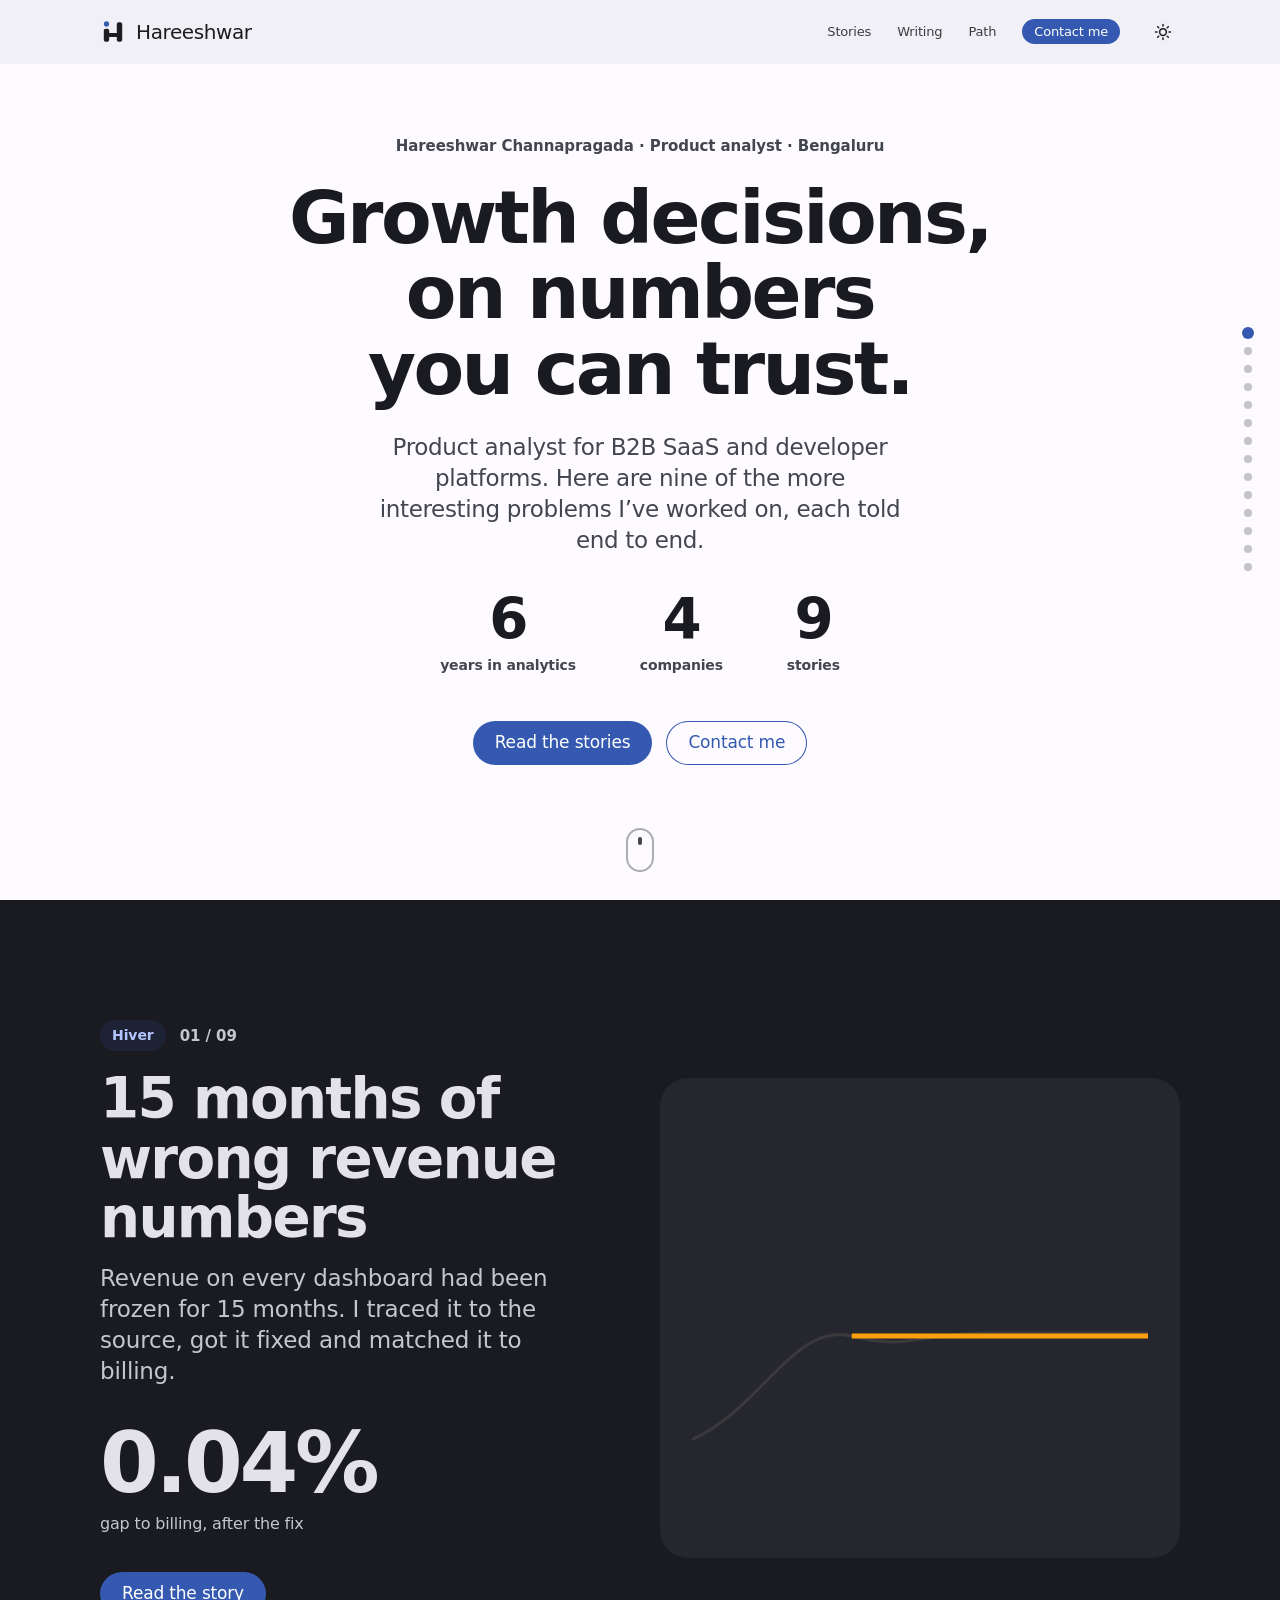
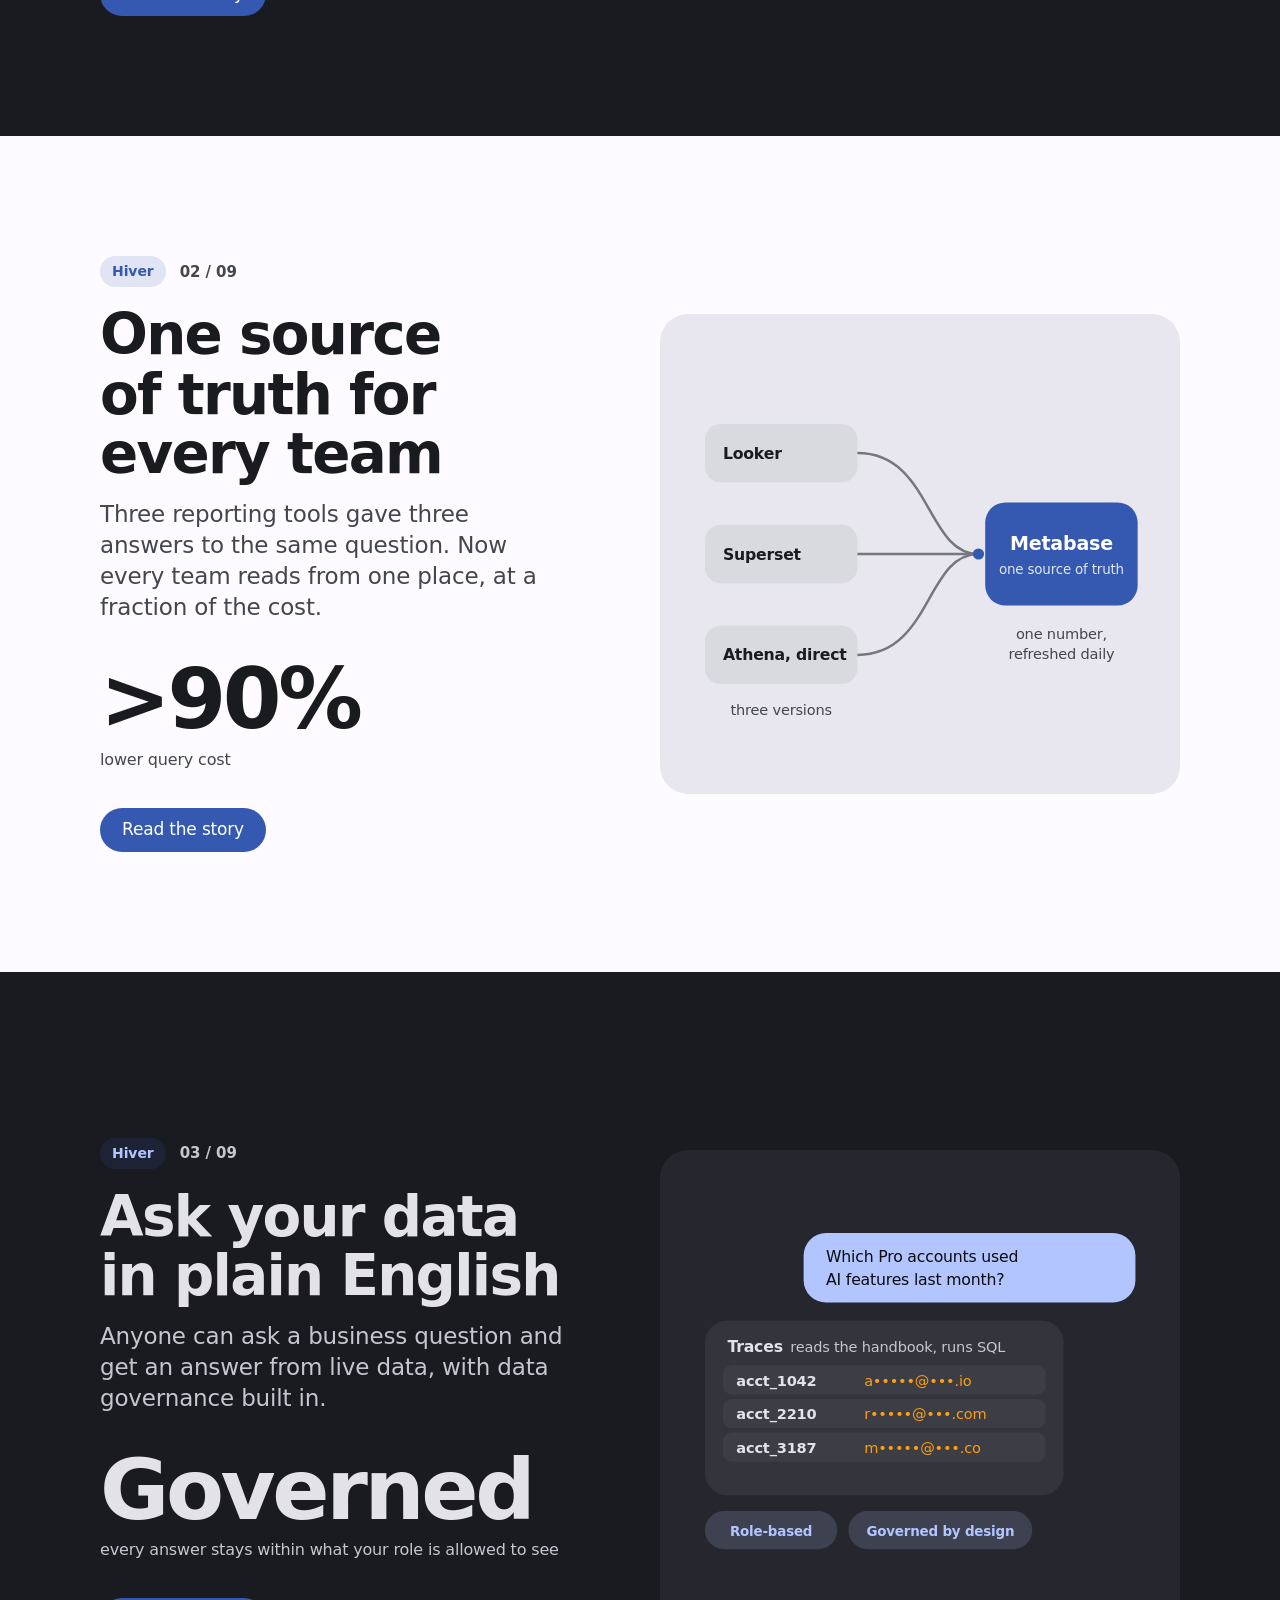
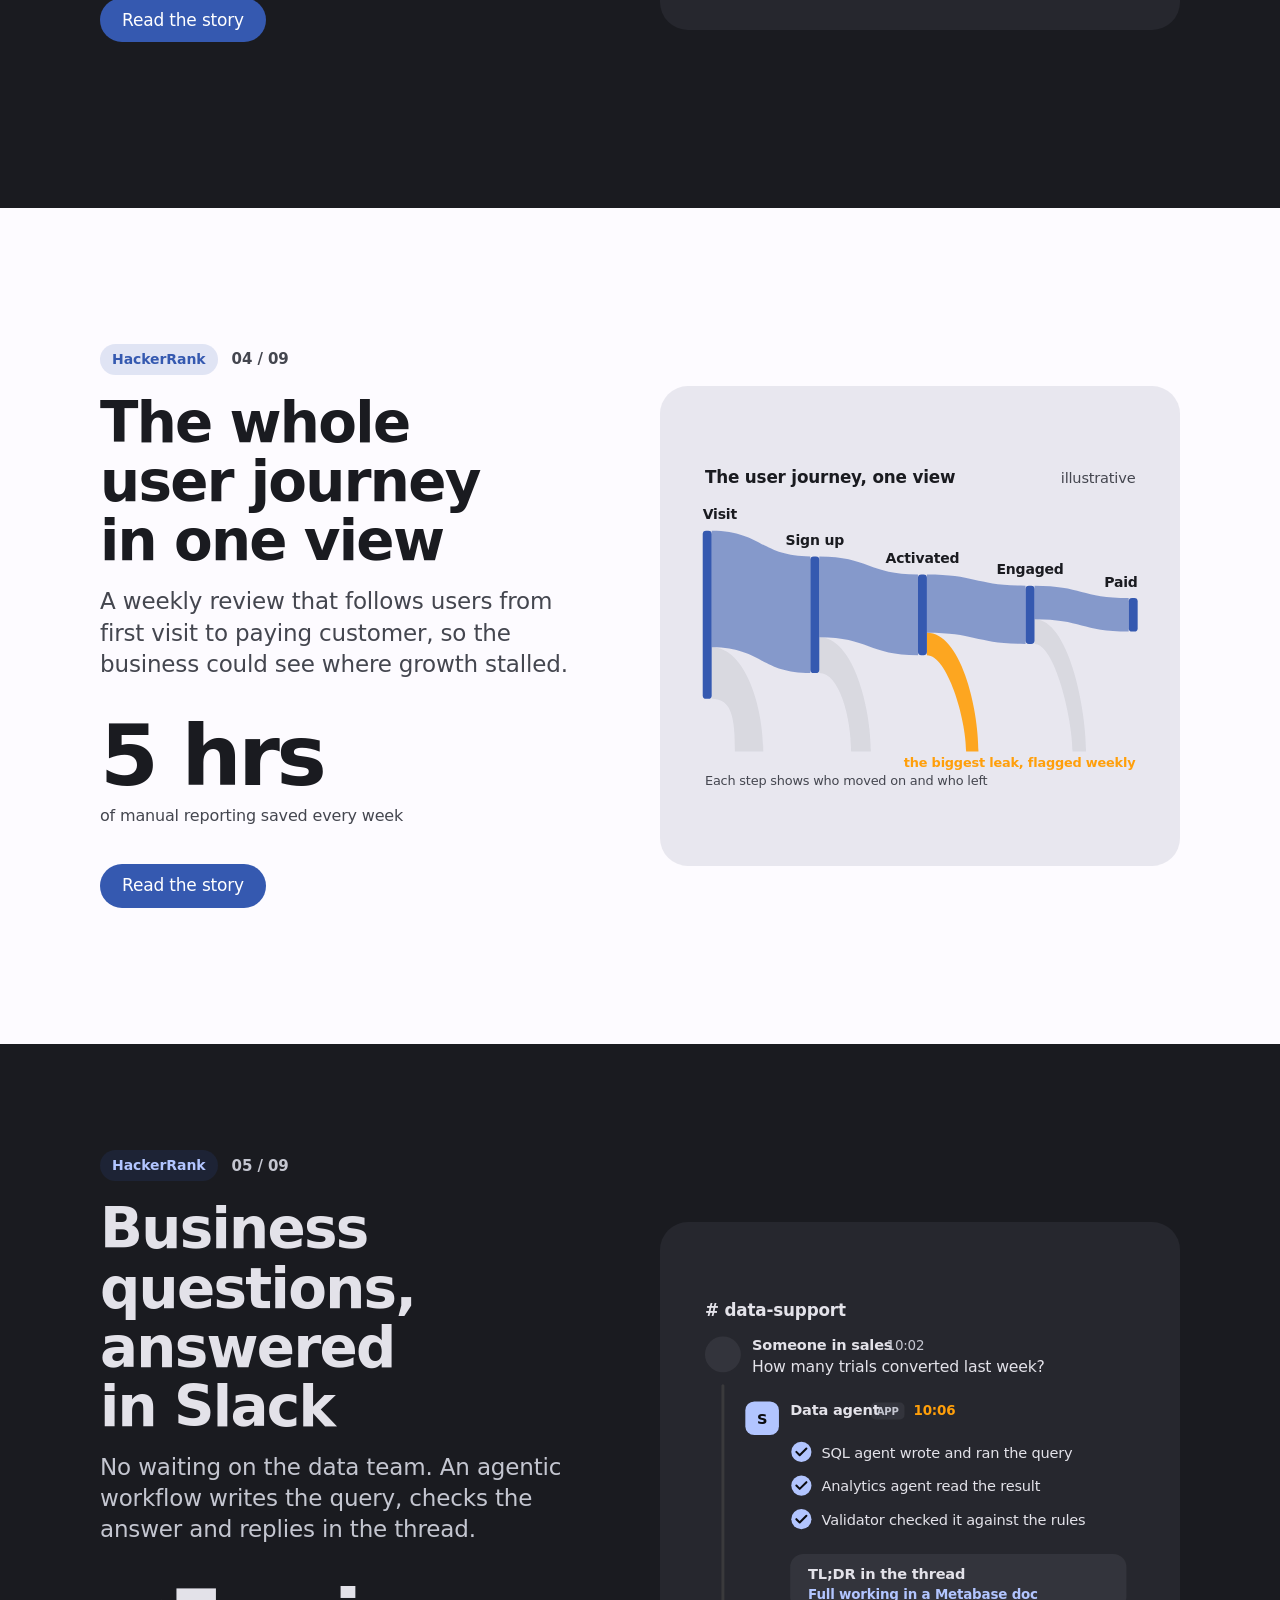
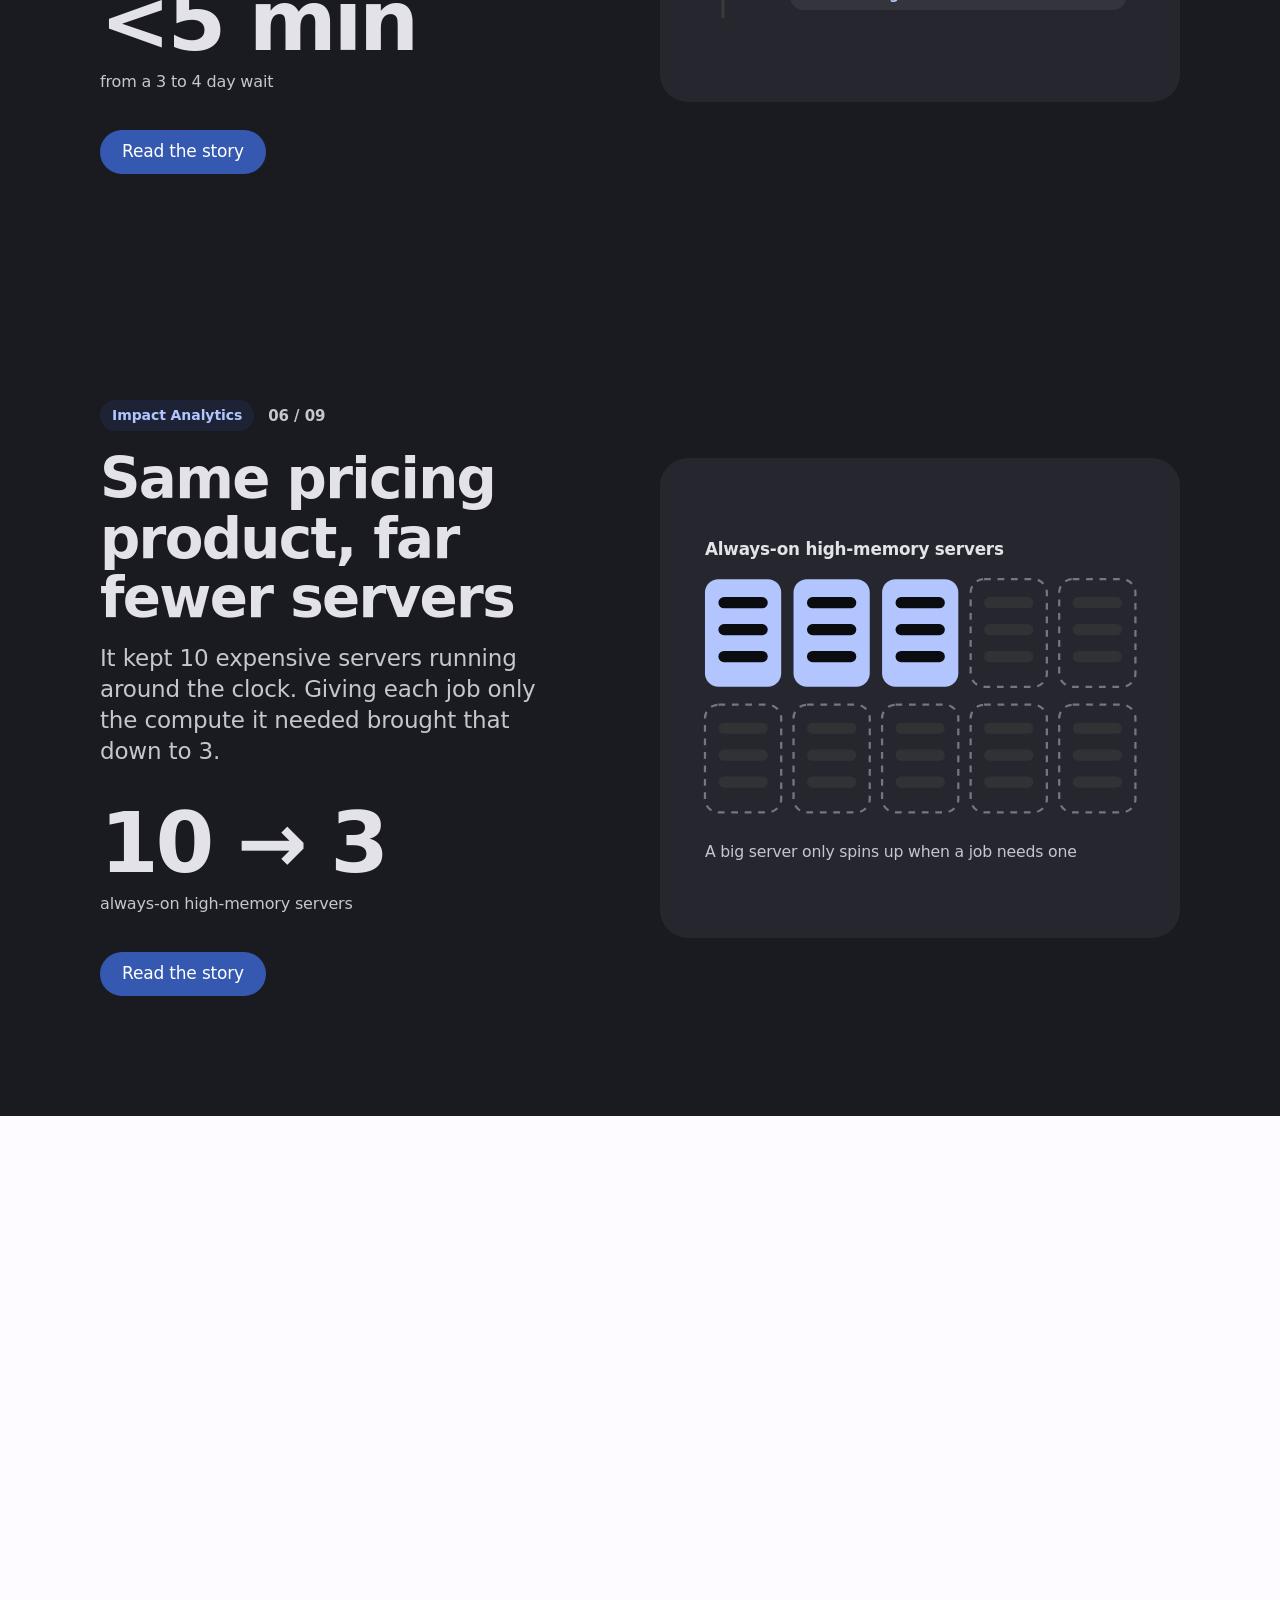
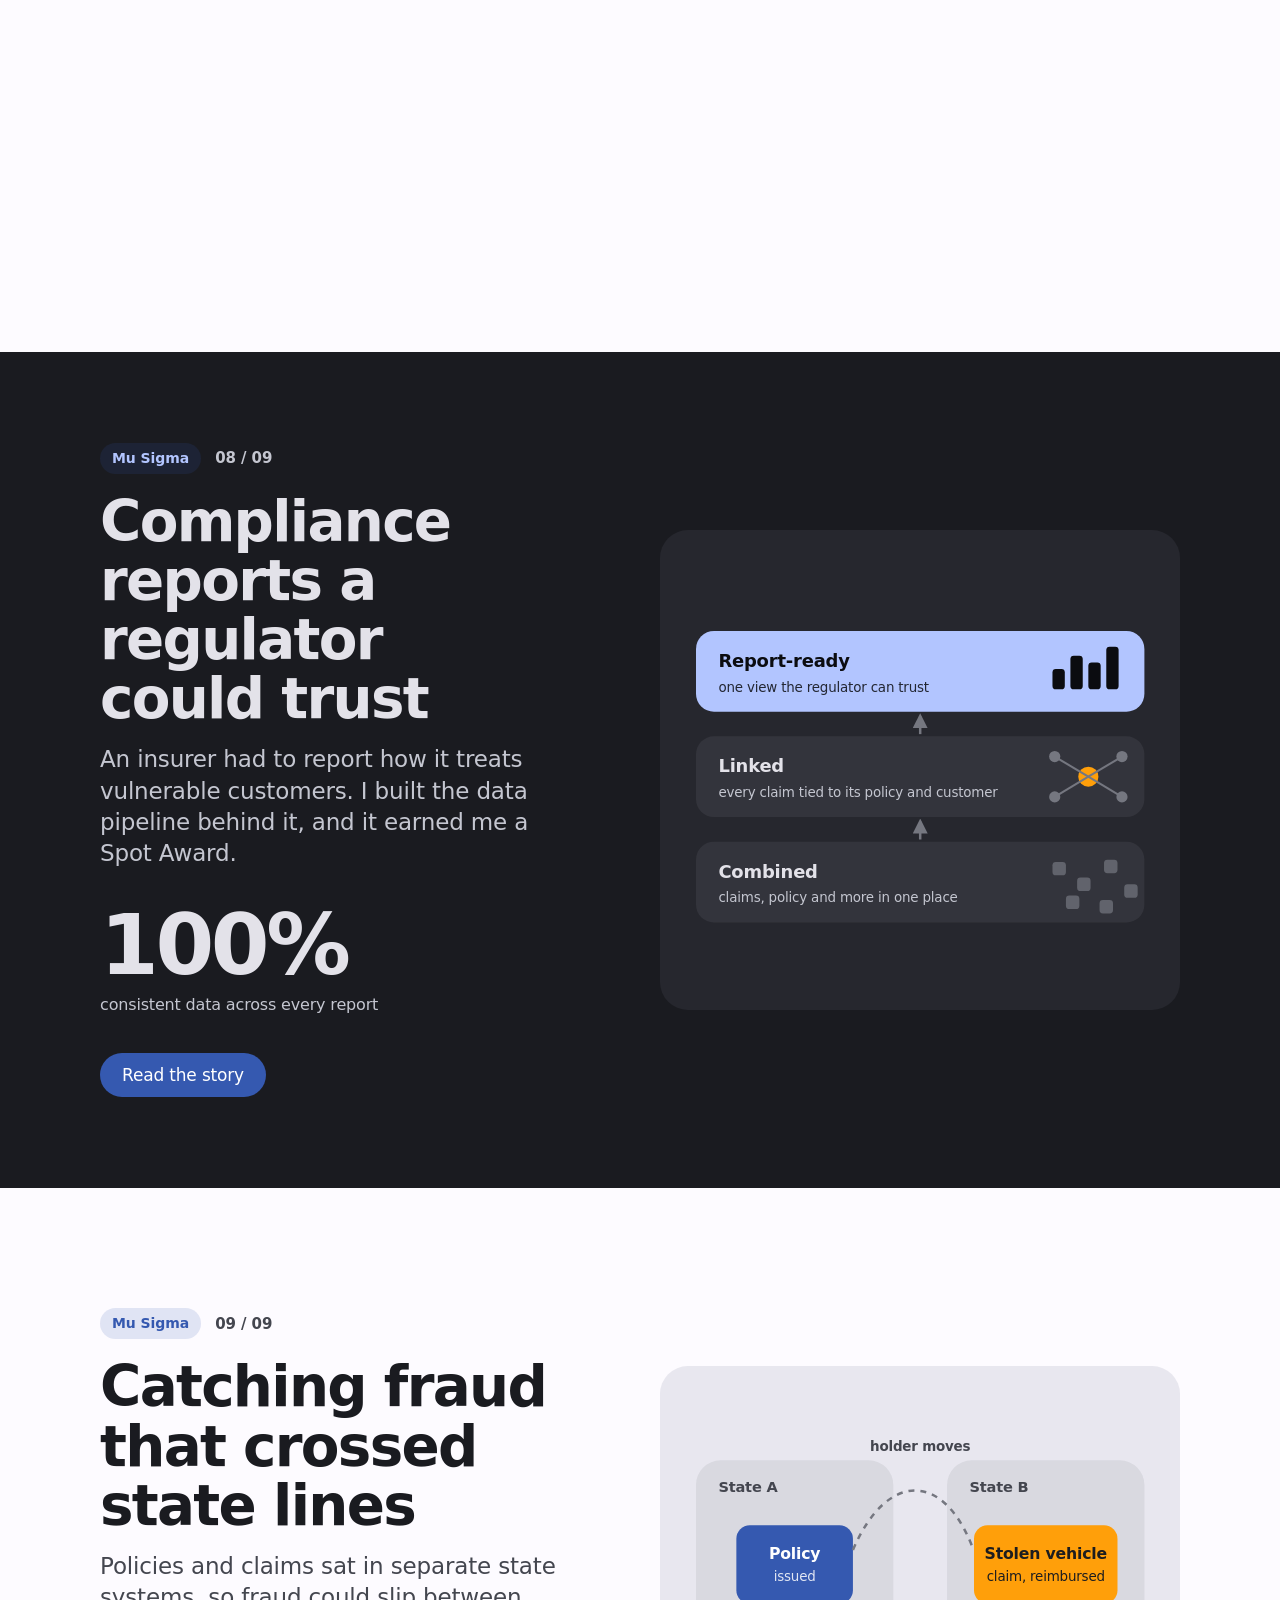
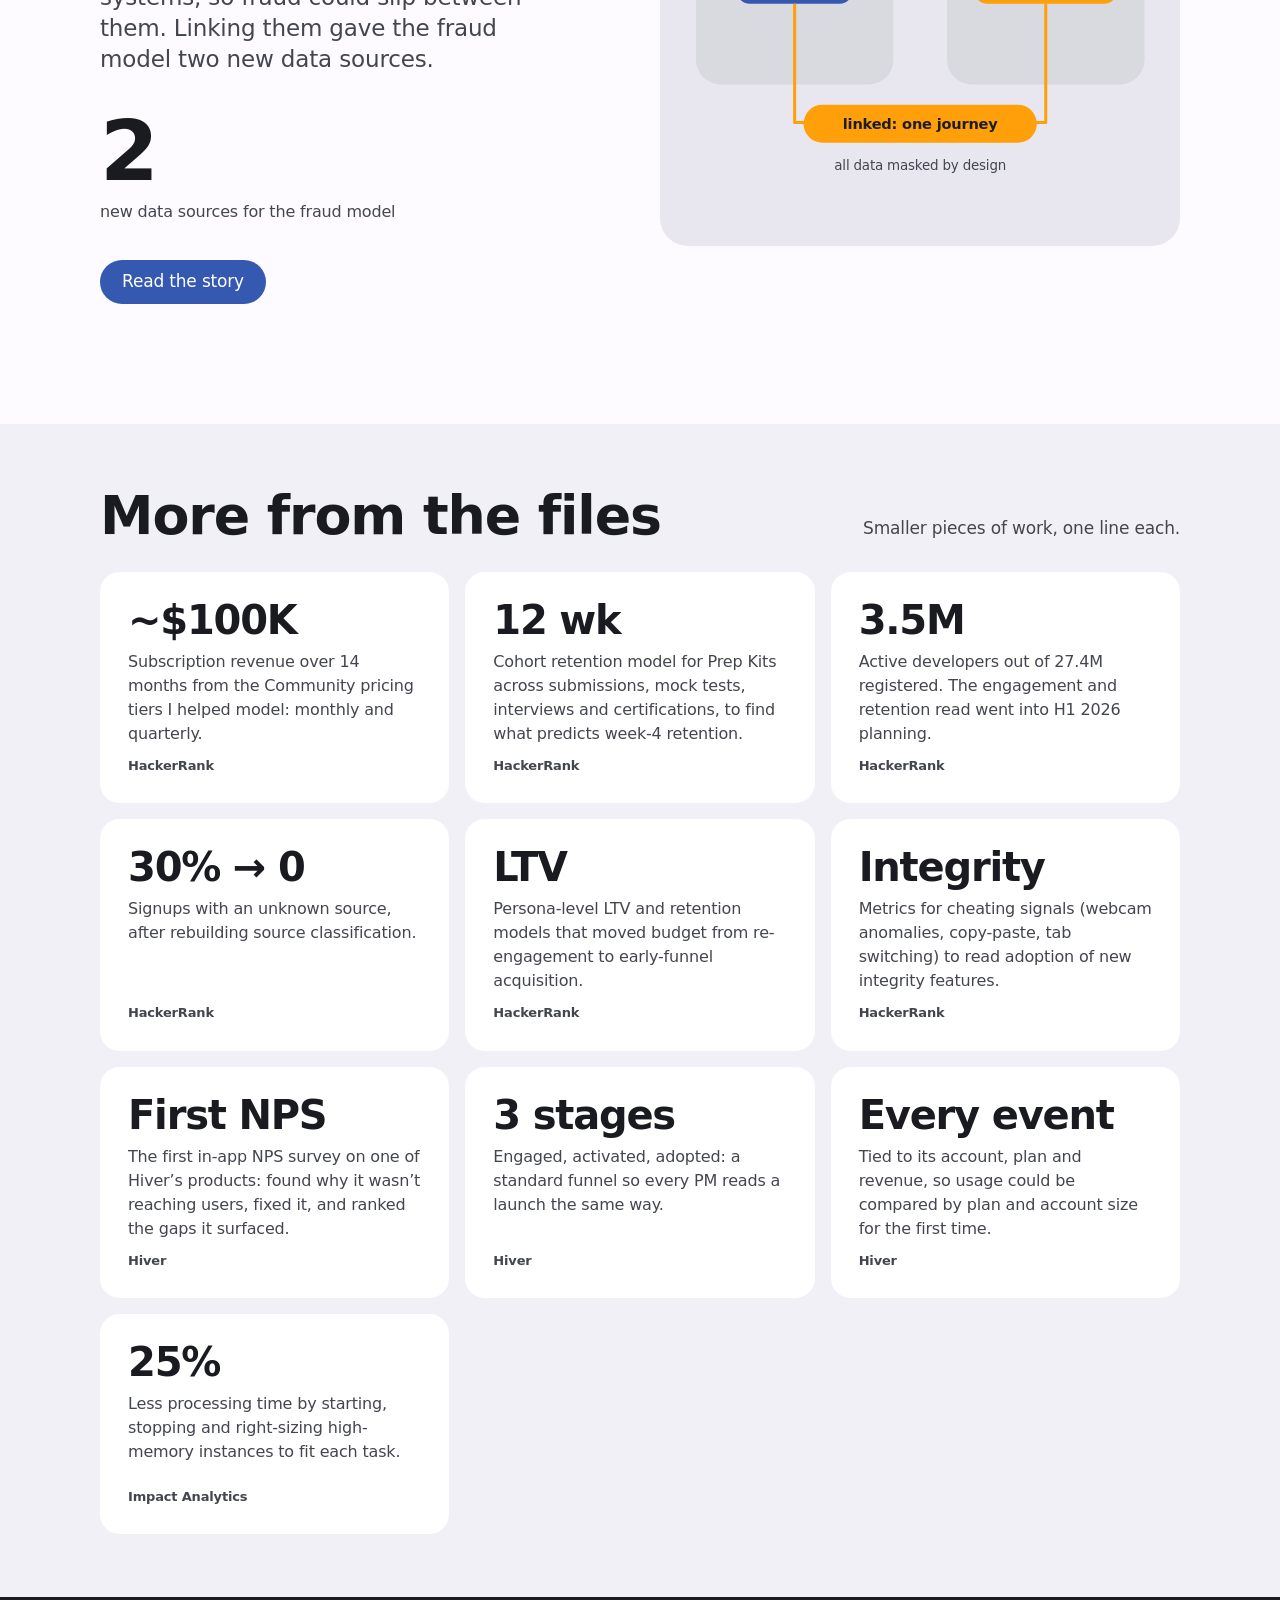
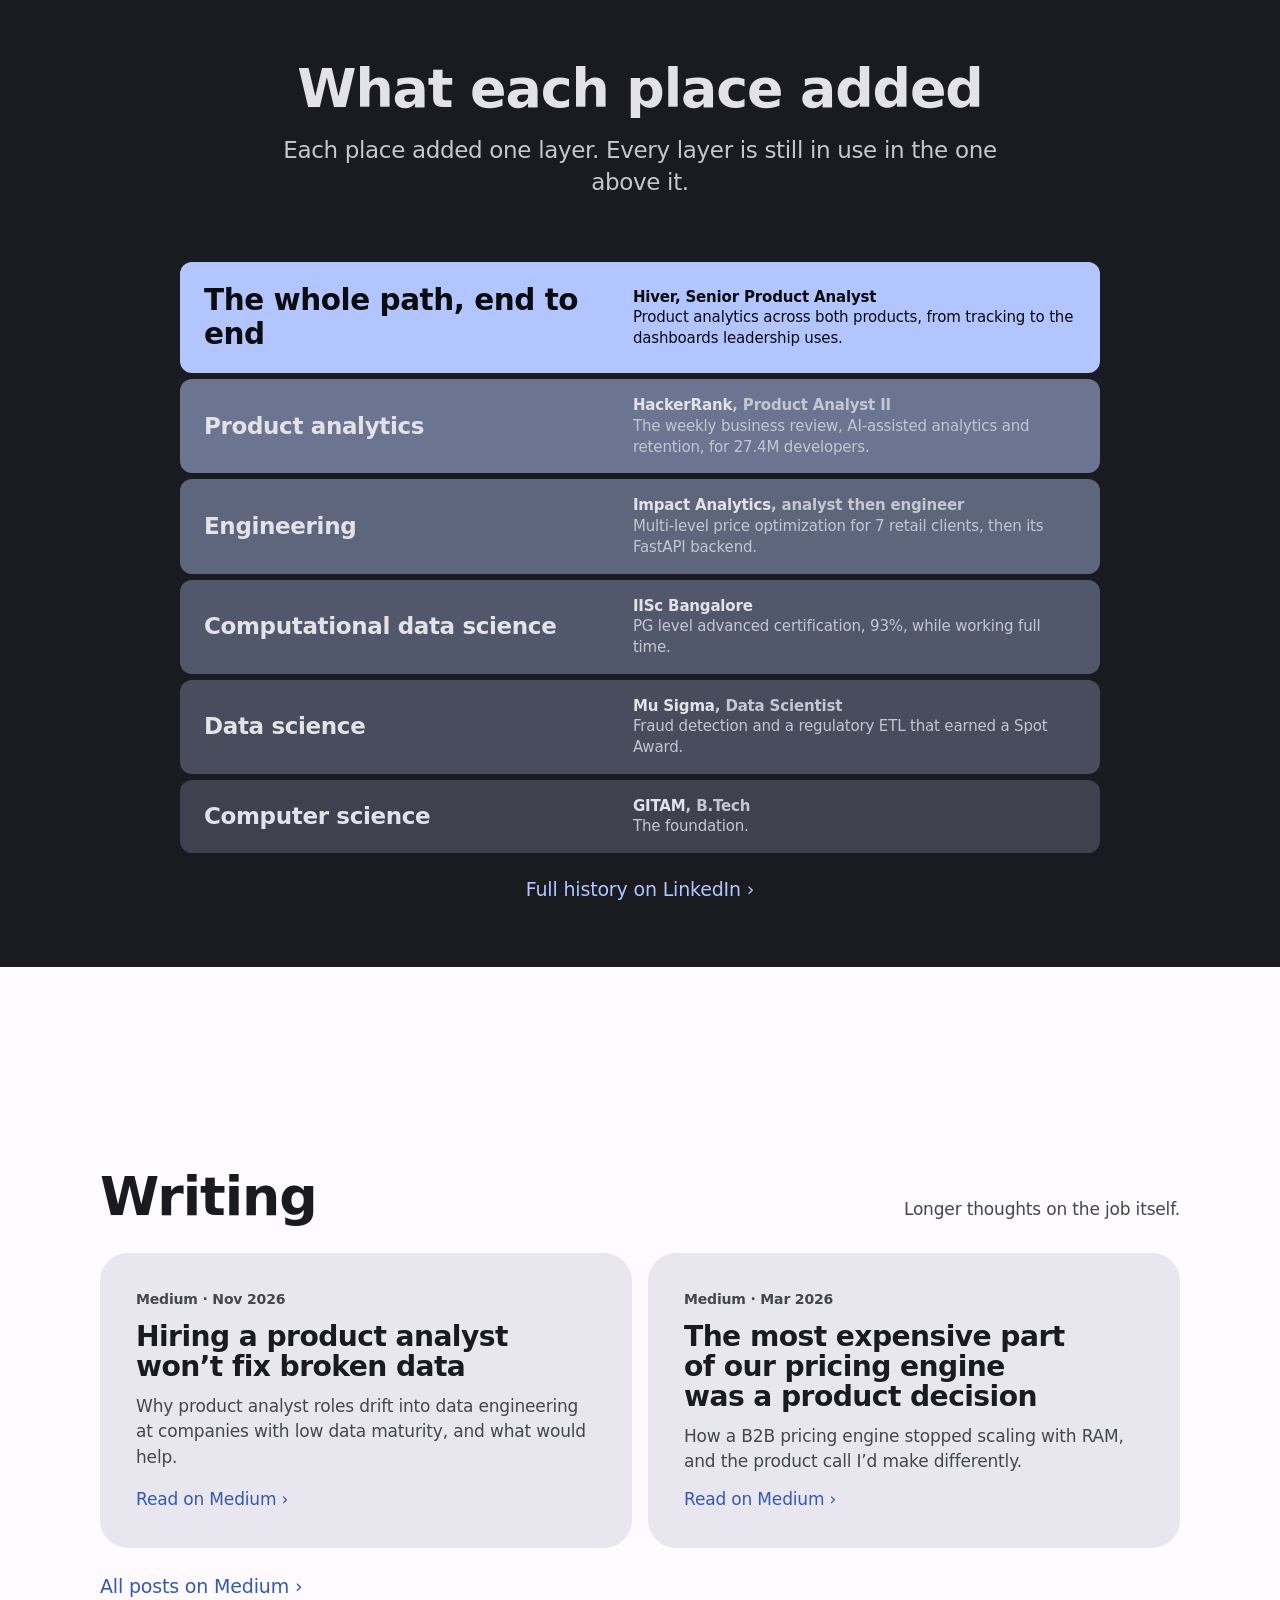
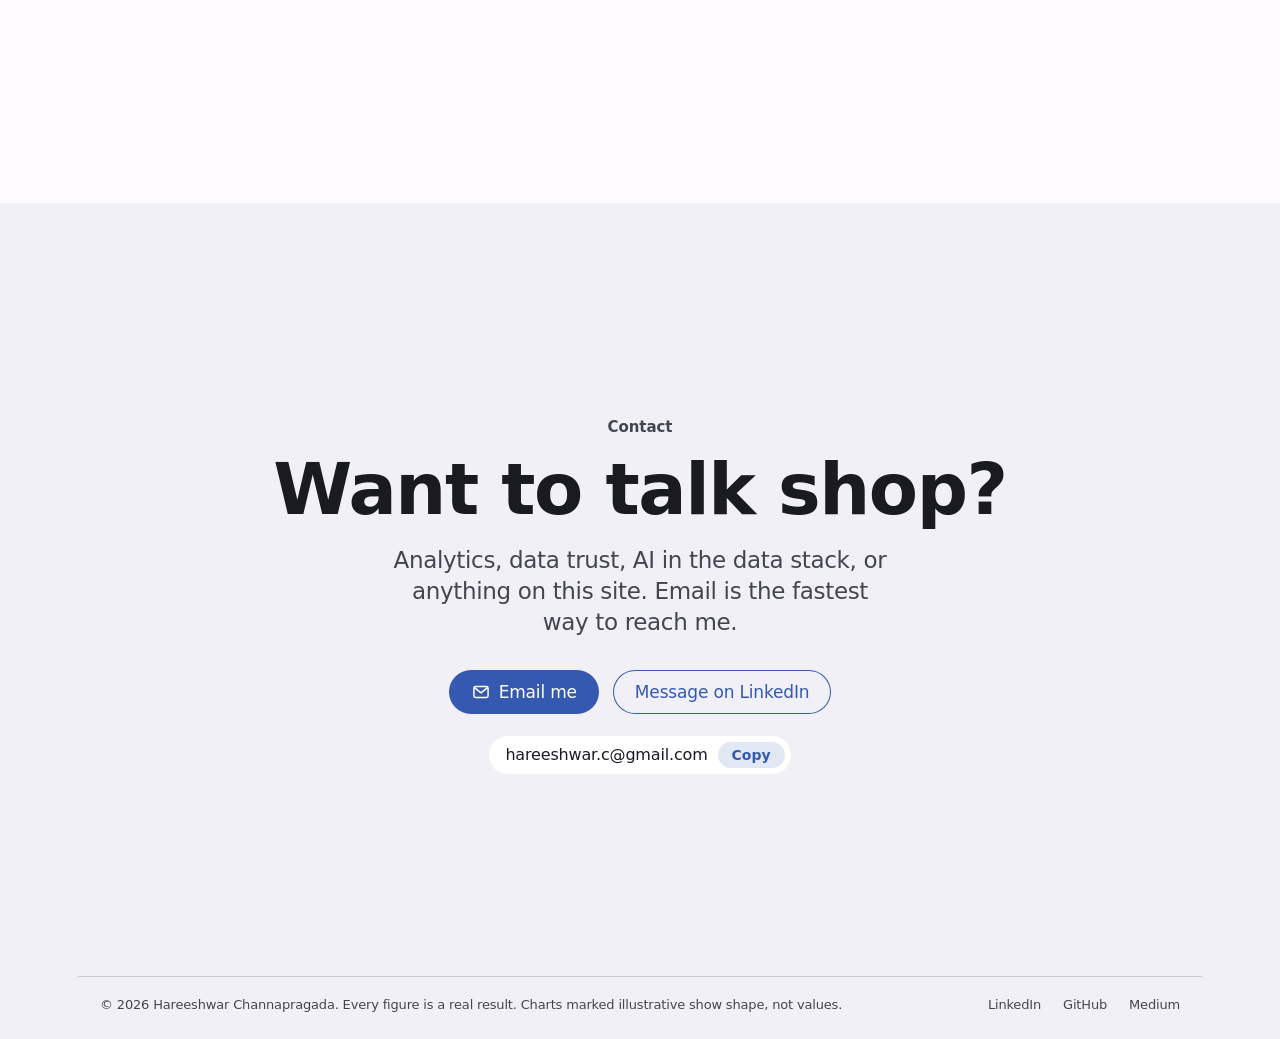
<file: index.html>
<!doctype html>
<html lang="en" class="snap-y page-home" data-look="apple" data-mode="light">
<head>
<meta charset="utf-8">
<meta name="viewport" content="width=device-width, initial-scale=1, viewport-fit=cover">
<meta name="color-scheme" content="light dark">
<meta name="theme-color" content="#ffffff">
<script>(function(){var d=document.documentElement,q=new URLSearchParams(location.search).get('look'),s=null;
try{if(q)sessionStorage.setItem('look',q);s=sessionStorage.getItem('look')}catch(e){}
var ua=navigator.userAgent,ipad=navigator.platform==='MacIntel'&&navigator.maxTouchPoints>1,look='android';
if(/iPhone|iPad|iPod|Macintosh|Mac OS X/.test(ua)||ipad)look='apple';else if(/Windows/.test(ua))look='windows';
if(s==='apple'||s==='android'||s==='windows')look=s;d.setAttribute('data-look',look);
var W=function(k){var m=new RegExp('(?:^|;)'+k+'=([a-z]+)').exec(window.name||'');return m?m[1]:null};
var t=null;try{t=localStorage.getItem('theme')}catch(e){}if(t!=='light'&&t!=='dark')t=W('theme');
if(t!=='light'&&t!=='dark')t=matchMedia('(prefers-color-scheme: dark)').matches?'dark':'light';var B={apple:['#ffffff','#000000'],android:['#fdfbff','#121318'],windows:['#fafafa','#202020']};var M=function(m){d.setAttribute('data-mode',m);d.style.colorScheme=m;var c=document.querySelector('meta[name="theme-color"]');if(c)c.setAttribute('content',B[d.getAttribute('data-look')][m==='dark'?1:0])};M(t);addEventListener('pageshow',function(){var x=null;try{x=localStorage.getItem('theme')}catch(e){}if(x!=='light'&&x!=='dark')x=W('theme');if((x==='light'||x==='dark')&&x!==d.getAttribute('data-mode'))M(x)});addEventListener('storage',function(ev){if(ev.key==='theme'&&(ev.newValue==='light'||ev.newValue==='dark'))M(ev.newValue)});
var n=null;try{n=sessionStorage.getItem('nav');sessionStorage.removeItem('nav')}catch(e){}if(location.hash==='#top')n='next';if(!n)n=W('nav');try{window.name=(window.name||'').replace(/(^|;)nav=[a-z]+/,'')}catch(e){}
var vt=n==='next';if(vt){d.classList.add('vt-next');try{history.scrollRestoration='manual'}catch(e){}}
var top=function(){if(vt)scrollTo(0,0)},done=function(){d.classList.remove('vt-next')};
addEventListener('pageswap',function(ev){var v=ev.viewTransition;if(v){var z=function(){};v.ready.catch(z);v.finished.catch(z);v.updateCallbackDone&&v.updateCallbackDone.catch(z)}});addEventListener('pagereveal',function(ev){top();var v=ev.viewTransition;if(v){v.ready.catch(done);v.finished.then(done,done);v.updateCallbackDone&&v.updateCallbackDone.catch(done)}else done()});
if(vt){addEventListener('DOMContentLoaded',top);addEventListener('load',function(){top();setTimeout(done,900);if(location.hash==='#top'){try{history.replaceState(null,'',location.pathname+location.search)}catch(e){}}})}})();</script>
<title>Hareeshwar Channapragada, product analyst</title>
<meta name="description" content="Deep dives into the analytics work of Hareeshwar Channapragada: data trust, one BI platform, AI analytics agents, pricing engines and more.">
<link rel="canonical" href="https://hareeshwar.com/">
<meta property="og:type" content="website">
<meta property="og:site_name" content="Hareeshwar Channapragada">
<meta property="og:url" content="https://hareeshwar.com/">
<meta property="og:title" content="Hareeshwar Channapragada, product analyst">
<meta property="og:description" content="Deep dives into the analytics work of Hareeshwar Channapragada: data trust, one BI platform, AI analytics agents, pricing engines and more.">
<meta property="og:image" content="https://hareeshwar.com/assets/og.png">
<meta name="twitter:card" content="summary_large_image">
<link rel="icon" href="/assets/icon.svg" type="image/svg+xml">
<link rel="apple-touch-icon" href="/assets/apple-touch-icon.png">
<link rel="manifest" href="/site.webmanifest">
<link rel="preconnect" href="https://cdn.jsdelivr.net" crossorigin>
<link rel="stylesheet" href="/assets/site.css">
<script defer src="https://cdn.jsdelivr.net/npm/gsap@3.15.0/dist/gsap.min.js" integrity="sha384-XmJ9SoHtVOHoQUcKvFAzVXwdkKo1Ie3bhmSoIAkcdsHGaIrVJIkmozyq0FJeb/Ly" crossorigin="anonymous"></script>
<script defer src="/assets/site.js"></script>

</head>
<body>
<a class="skip" href="#main">Skip to content</a>
<header class="gnav"><div class="wrap">
<a class="brand" href="/" aria-label="Hareeshwar Channapragada, home"><svg class="mark" viewBox="0 0 24 24" width="24" height="24" aria-hidden="true"><rect x="3.5" y="9" width="5" height="12" rx="1.8" fill="currentColor"/><rect x="15.5" y="3" width="5" height="18" rx="1.8" fill="currentColor"/><rect x="6" y="13" width="12" height="3.6" rx="1.4" fill="currentColor"/><circle cx="6" cy="4.5" r="2.4" class="mark-dot"/></svg>Hareeshwar</a>
<nav aria-label="Main"><ul>
<li class="hide-s"><a href="#stories">Stories</a></li>
<li class="hide-s"><a href="#writing">Writing</a></li>
<li class="hide-s"><a href="#path">Path</a></li>
<li class="hide-s"><a class="nav-cta" href="#contact">Contact me</a></li>
<li><button class="theme-btn" type="button" aria-label="Switch between light and dark" aria-pressed="false"><svg class="sun" viewBox="0 0 24 24" fill="none" stroke="currentColor" stroke-width="2" stroke-linecap="round" aria-hidden="true"><circle cx="12" cy="12" r="4.5"/><path d="M12 2v2M12 20v2M4.9 4.9l1.4 1.4M17.7 17.7l1.4 1.4M2 12h2M20 12h2M4.9 19.1l1.4-1.4M17.7 6.3l1.4-1.4"/></svg><svg class="moon" viewBox="0 0 24 24" fill="none" stroke="currentColor" stroke-width="2" stroke-linecap="round" aria-hidden="true"><path d="M20 14.5A8 8 0 1 1 9.5 4a6.5 6.5 0 0 0 10.5 10.5z"/></svg></button></li>
</ul></nav></div></header><main id="main">
<section class="intro snap" id="top" data-label="Intro"><div class="wrap intro-in">
<p class="kicker" data-rise>Hareeshwar Channapragada · Product analyst · Bengaluru</p>
<h1 data-split><span class="split-line"><span>Growth decisions,</span></span> <span class="split-line"><span>on numbers you can trust.</span></span></h1>
<p class="lead" data-rise style="--d:3">Product analyst for B2B SaaS and developer platforms. Here are nine of the more interesting problems I’ve worked on, each told end to end.</p>
<ul class="facts" data-rise style="--d:4"><li><b>6</b><span>years in analytics</span></li><li><b>4</b><span>companies</span></li><li><b>9</b><span>stories</span></li></ul>
<div class="ctas" data-rise style="--d:5"><a class="btn" href="#stories">Read the stories</a><a class="btn ghost" href="#contact">Contact me</a></div>
</div>
<a class="cue" href="#stories" aria-label="Go to the first story"><span></span></a>
</section>
<div id="stories" class="anchor"></div><section class="story snap dark" id="s-data-trust" aria-labelledby="h-data-trust" data-label="Hiver">
<div class="wrap story-in">
<div class="txt">
<p class="kicker" data-rise><span class="chip">Hiver</span><span class="count">01 / 09</span></p>
<h2 id="h-data-trust" data-rise style="--d:1;view-transition-name:t-data-trust">15 months of wrong revenue numbers</h2>
<p class="dek" data-rise style="--d:2">Revenue on every dashboard had been frozen for 15 months. I traced it to the source, got it fixed and matched it to billing.</p>
<div class="fig" data-rise style="--d:3"><b>0.04%</b><span>gap to billing, after the fix</span></div>
<a class="btn" href="/stories/data-trust.html" data-rise style="--d:4">Read the story</a>
</div>
<a class="art" href="/stories/data-trust.html" tabindex="-1" aria-hidden="true" data-rise style="--d:2"><svg viewBox="0 0 400 150" preserveAspectRatio="none" style="width:100%;height:100%"><path d="M0 110 C 60 100, 90 70, 140 75 S 200 74, 260 74 S 330 74, 400 74" class="k3 fnone" stroke-width="3"/><path d="M140 75 L400 75" class="khl fnone" stroke-width="5"/></svg></a>
</div></section><section class="story snap" id="s-one-bi-platform" aria-labelledby="h-one-bi-platform" data-label="Hiver">
<div class="wrap story-in">
<div class="txt">
<p class="kicker" data-rise><span class="chip">Hiver</span><span class="count">02 / 09</span></p>
<h2 id="h-one-bi-platform" data-rise style="--d:1;view-transition-name:t-one-bi-platform">One source of truth for every team</h2>
<p class="dek" data-rise style="--d:2">Three reporting tools gave three answers to the same question. Now every team reads from one place, at a fraction of the cost.</p>
<div class="fig" data-rise style="--d:3"><b>&gt;90%</b><span>lower query cost</span></div>
<a class="btn" href="/stories/one-bi-platform.html" data-rise style="--d:4">Read the story</a>
</div>
<a class="art" href="/stories/one-bi-platform.html" tabindex="-1" aria-hidden="true" data-rise style="--d:2"><svg class="pic" viewBox="0 0 400 300" role="img" aria-label="Looker, Superset and direct Athena dashboards merging into one Metabase"><rect x="8" y="34" width="136" height="52" rx="14" class="fsurf"/><text x="24" y="65" class="t1">Looker</text><path d="M144 60 C 210 60, 205 150, 252 150" class="k2 fnone" stroke-width="2.5"/><rect x="8" y="124" width="136" height="52" rx="14" class="fsurf"/><text x="24" y="155" class="t1">Superset</text><path d="M144 150 C 210 150, 205 150, 252 150" class="k2 fnone" stroke-width="2.5"/><rect x="8" y="214" width="136" height="52" rx="14" class="fsurf"/><text x="24" y="245" class="t1">Athena, direct</text><path d="M144 240 C 210 240, 205 150, 252 150" class="k2 fnone" stroke-width="2.5"/><circle cx="252" cy="150" r="5" class="f1"/><rect x="258" y="104" width="136" height="92" rx="18" class="f1"/><text x="326" y="146" text-anchor="middle" class="tw t1" style="font-size:17px">Metabase</text><text x="326" y="168" text-anchor="middle" class="tw" style="font-size:12px;opacity:.85">one source of truth</text><text x="76" y="294" text-anchor="middle" class="t2">three versions</text><text x="326" y="226" text-anchor="middle" class="t2">one number,</text><text x="326" y="244" text-anchor="middle" class="t2">refreshed daily</text></svg></a>
</div></section><section class="story snap dark" id="s-traces" aria-labelledby="h-traces" data-label="Hiver">
<div class="wrap story-in">
<div class="txt">
<p class="kicker" data-rise><span class="chip">Hiver</span><span class="count">03 / 09</span></p>
<h2 id="h-traces" data-rise style="--d:1;view-transition-name:t-traces">Ask your data in plain English</h2>
<p class="dek" data-rise style="--d:2">Anyone can ask a business question and get an answer from live data, with data governance built in.</p>
<div class="fig" data-rise style="--d:3"><b>Governed</b><span>every answer stays within what your role is allowed to see</span></div>
<a class="btn" href="/stories/traces.html" data-rise style="--d:4">Read the story</a>
</div>
<a class="art" href="/stories/traces.html" tabindex="-1" aria-hidden="true" data-rise style="--d:2"><svg class="pic" viewBox="0 0 400 300" role="img" aria-label="A plain English question answered from live data, limited to what the asker's role is allowed to see"><rect x="96" y="10" width="296" height="62" rx="20" class="f1"/><text x="116" y="36" class="tw" style="font-size:14px">Which Pro accounts used</text><text x="116" y="56" class="tw" style="font-size:14px">AI features last month?</text><rect x="8" y="88" width="320" height="156" rx="20" class="fsurf"/><text x="28" y="116" class="t1">Traces</text><text x="84" y="116" class="t2">reads the handbook, runs SQL</text><rect x="24" y="128" width="288" height="26" rx="8" class="fbg"/><text x="36" y="146" class="t1" style="font-size:13px">acct_1042</text><text x="150" y="146" class="thl" style="font-size:13px">a•••••@•••.io</text><rect x="24" y="158" width="288" height="26" rx="8" class="fbg"/><text x="36" y="176" class="t1" style="font-size:13px">acct_2210</text><text x="150" y="176" class="thl" style="font-size:13px">r•••••@•••.com</text><rect x="24" y="188" width="288" height="26" rx="8" class="fbg"/><text x="36" y="206" class="t1" style="font-size:13px">acct_3187</text><text x="150" y="206" class="thl" style="font-size:13px">m•••••@•••.co</text><rect x="8" y="258" width="118" height="34" rx="17" class="fn"/><text x="67" y="280" text-anchor="middle" class="tl">Role-based</text><rect x="136" y="258" width="164" height="34" rx="17" class="fn"/><text x="218" y="280" text-anchor="middle" class="tl">Governed by design</text></svg></a>
</div></section><section class="story snap" id="s-weekly-business-review" aria-labelledby="h-weekly-business-review" data-label="HackerRank">
<div class="wrap story-in">
<div class="txt">
<p class="kicker" data-rise><span class="chip">HackerRank</span><span class="count">04 / 09</span></p>
<h2 id="h-weekly-business-review" data-rise style="--d:1;view-transition-name:t-weekly-business-review">The whole user journey in one view</h2>
<p class="dek" data-rise style="--d:2">A weekly review that follows users from first visit to paying customer, so the business could see where growth stalled.</p>
<div class="fig" data-rise style="--d:3"><b>5 hrs</b><span>of manual reporting saved every week</span></div>
<a class="btn" href="/stories/weekly-business-review.html" data-rise style="--d:4">Read the story</a>
</div>
<a class="art" href="/stories/weekly-business-review.html" tabindex="-1" aria-hidden="true" data-rise style="--d:2"><svg class="pic" viewBox="0 0 400 300" role="img" aria-label="A Sankey diagram of the user journey from visit to sign up, activation, engagement and payment, with the drop-off at each step and the biggest leak highlighted"><text x="8" y="22" class="t1" style="font-size:15px">The user journey, one view</text><text x="392" y="22" text-anchor="end" class="t2">illustrative</text><path d="M14 65.0 C58.0 65.0,58.0 88.0,102 88.0 L102 192.0 C58.0 192.0,58.0 169.0,14 169.0 Z" class="f1" opacity=".55"/><path d="M14 169.0 C44 169.0,60 222,60 262 L34.7 262 C34.7 232,32 215.0,14 215.0 Z" class="fsurf" opacity="1"/><path d="M110 88.0 C154.0 88.0,154.0 104.0,198 104.0 L198 176.0 C154.0 176.0,154.0 160.0,110 160.0 Z" class="f1" opacity=".55"/><path d="M110 160.0 C140 160.0,156 222,156 262 L138.4 262 C138.4 232,128 192.0,110 192.0 Z" class="fsurf" opacity="1"/><path d="M206 104.0 C250.0 104.0,250.0 114.0,294 114.0 L294 166.0 C250.0 166.0,250.0 156.0,206 156.0 Z" class="f1" opacity=".55"/><path d="M206 156.0 C236 156.0,252 222,252 262 L241.0 262 C241.0 232,224 176.0,206 176.0 Z" class="fhl" opacity="0.9"/><path d="M302 114.0 C344.0 114.0,344.0 125.0,386 125.0 L386 155.0 C344.0 155.0,344.0 144.0,302 144.0 Z" class="f1" opacity=".55"/><path d="M302 144.0 C332 144.0,348 222,348 262 L335.9 262 C335.9 232,320 166.0,302 166.0 Z" class="fsurf" opacity="1"/><rect x="6" y="65.0" width="8" height="150" rx="3" class="f1"/><text x="6" y="55.0" text-anchor="start" class="t1" style="font-size:12.5px">Visit</text><rect x="102" y="88.0" width="8" height="104" rx="3" class="f1"/><text x="106.0" y="78.0" text-anchor="middle" class="t1" style="font-size:12.5px">Sign up</text><rect x="198" y="104.0" width="8" height="72" rx="3" class="f1"/><text x="202.0" y="94.0" text-anchor="middle" class="t1" style="font-size:12.5px">Activated</text><rect x="294" y="114.0" width="8" height="52" rx="3" class="f1"/><text x="298.0" y="104.0" text-anchor="middle" class="t1" style="font-size:12.5px">Engaged</text><rect x="386" y="125.0" width="8" height="30" rx="3" class="f1"/><text x="394" y="115.0" text-anchor="end" class="t1" style="font-size:12.5px">Paid</text><text x="8" y="292" class="t2" style="font-size:11.5px">Each step shows who moved on and who left</text><text x="392" y="276" text-anchor="end" class="thl" style="font-size:11.5px;font-weight:600">the biggest leak, flagged weekly</text></svg></a>
</div></section><section class="story snap dark" id="s-sqlup" aria-labelledby="h-sqlup" data-label="HackerRank">
<div class="wrap story-in">
<div class="txt">
<p class="kicker" data-rise><span class="chip">HackerRank</span><span class="count">05 / 09</span></p>
<h2 id="h-sqlup" data-rise style="--d:1;view-transition-name:t-sqlup">Business questions, answered in Slack</h2>
<p class="dek" data-rise style="--d:2">No waiting on the data team. An agentic workflow writes the query, checks the answer and replies in the thread.</p>
<div class="fig" data-rise style="--d:3"><b>&lt;5 min</b><span>from a 3 to 4 day wait</span></div>
<a class="btn" href="/stories/sqlup.html" data-rise style="--d:4">Read the story</a>
</div>
<a class="art" href="/stories/sqlup.html" tabindex="-1" aria-hidden="true" data-rise style="--d:2"><svg class="pic" viewBox="0 0 400 300" role="img" aria-label="A Slack question answered in the thread four minutes later by a data agent, after three agents checked the work"><text x="8" y="20" class="t1" style="font-size:15px"># data-support</text><circle cx="24" cy="54" r="16" class="fsurf"/><text x="50" y="50" class="t1" style="font-size:13px">Someone in sales</text><text x="170" y="50" class="t2" style="font-size:12px">10:02</text><text x="50" y="70" class="t1" style="font-size:14px;font-weight:500">How many trials converted last week?</text><path d="M24 82 V 288" class="k3" stroke-width="3" stroke-linecap="round"/><rect x="44" y="96" width="30" height="30" rx="8" class="f1"/><text x="59" y="116" text-anchor="middle" class="tw" style="font-size:13px;font-weight:700">S</text><text x="84" y="108" class="t1" style="font-size:13px">Data agent</text><rect x="156" y="97" width="30" height="15" rx="4" class="fsurf"/><text x="171" y="108" text-anchor="middle" class="t2" style="font-size:9px;font-weight:700">APP</text><text x="194" y="108" class="thl" style="font-size:12px;font-weight:700">10:06</text><circle cx="94" cy="141" r="9" class="f1"/><path d="M89.5 141 l3 3 l6 -6" class="kw fnone" stroke-width="2" stroke-linecap="round" stroke-linejoin="round"/><text x="112" y="146" class="t1" style="font-size:13px;font-weight:500">SQL agent wrote and ran the query</text><circle cx="94" cy="171" r="9" class="f1"/><path d="M89.5 171 l3 3 l6 -6" class="kw fnone" stroke-width="2" stroke-linecap="round" stroke-linejoin="round"/><text x="112" y="176" class="t1" style="font-size:13px;font-weight:500">Analytics agent read the result</text><circle cx="94" cy="201" r="9" class="f1"/><path d="M89.5 201 l3 3 l6 -6" class="kw fnone" stroke-width="2" stroke-linecap="round" stroke-linejoin="round"/><text x="112" y="206" class="t1" style="font-size:13px;font-weight:500">Validator checked it against the rules</text><rect x="84" y="232" width="300" height="50" rx="12" class="fsurf"/><text x="100" y="254" class="t1" style="font-size:13px">TL;DR in the thread</text><text x="100" y="272" class="tl" style="font-size:12px">Full working in a Metabase doc</text></svg></a>
</div></section><section class="story snap dark" id="s-pricing-engine" aria-labelledby="h-pricing-engine" data-label="Impact Analytics">
<div class="wrap story-in">
<div class="txt">
<p class="kicker" data-rise><span class="chip">Impact Analytics</span><span class="count">06 / 09</span></p>
<h2 id="h-pricing-engine" data-rise style="--d:1;view-transition-name:t-pricing-engine">Same pricing product, far fewer servers</h2>
<p class="dek" data-rise style="--d:2">It kept 10 expensive servers running around the clock. Giving each job only the compute it needed brought that down to 3.</p>
<div class="fig" data-rise style="--d:3"><b>10 → 3</b><span>always-on high-memory servers</span></div>
<a class="btn" href="/stories/pricing-engine.html" data-rise style="--d:4">Read the story</a>
</div>
<a class="art" href="/stories/pricing-engine.html" tabindex="-1" aria-hidden="true" data-rise style="--d:2"><svg class="pic" viewBox="0 0 400 300" role="img" aria-label="Ten always-on workers reduced to three"><text x="8" y="22" class="t1" style="font-size:15px">Always-on high-memory servers</text><rect x="8" y="44" width="68" height="96" rx="12" class="f1" stroke-width="2"/><rect x="20" y="60" width="44" height="10" rx="5" class="fw" opacity="1"/><rect x="20" y="84" width="44" height="10" rx="5" class="fw" opacity="1"/><rect x="20" y="108" width="44" height="10" rx="5" class="fw" opacity="1"/><rect x="87" y="44" width="68" height="96" rx="12" class="f1" stroke-width="2"/><rect x="99" y="60" width="44" height="10" rx="5" class="fw" opacity="1"/><rect x="99" y="84" width="44" height="10" rx="5" class="fw" opacity="1"/><rect x="99" y="108" width="44" height="10" rx="5" class="fw" opacity="1"/><rect x="166" y="44" width="68" height="96" rx="12" class="f1" stroke-width="2"/><rect x="178" y="60" width="44" height="10" rx="5" class="fw" opacity="1"/><rect x="178" y="84" width="44" height="10" rx="5" class="fw" opacity="1"/><rect x="178" y="108" width="44" height="10" rx="5" class="fw" opacity="1"/><rect x="245" y="44" width="68" height="96" rx="12" class="fnone k2 dash" stroke-width="2"/><rect x="257" y="60" width="44" height="10" rx="5" class="f3" opacity="0.6"/><rect x="257" y="84" width="44" height="10" rx="5" class="f3" opacity="0.6"/><rect x="257" y="108" width="44" height="10" rx="5" class="f3" opacity="0.6"/><rect x="324" y="44" width="68" height="96" rx="12" class="fnone k2 dash" stroke-width="2"/><rect x="336" y="60" width="44" height="10" rx="5" class="f3" opacity="0.6"/><rect x="336" y="84" width="44" height="10" rx="5" class="f3" opacity="0.6"/><rect x="336" y="108" width="44" height="10" rx="5" class="f3" opacity="0.6"/><rect x="8" y="156" width="68" height="96" rx="12" class="fnone k2 dash" stroke-width="2"/><rect x="20" y="172" width="44" height="10" rx="5" class="f3" opacity="0.6"/><rect x="20" y="196" width="44" height="10" rx="5" class="f3" opacity="0.6"/><rect x="20" y="220" width="44" height="10" rx="5" class="f3" opacity="0.6"/><rect x="87" y="156" width="68" height="96" rx="12" class="fnone k2 dash" stroke-width="2"/><rect x="99" y="172" width="44" height="10" rx="5" class="f3" opacity="0.6"/><rect x="99" y="196" width="44" height="10" rx="5" class="f3" opacity="0.6"/><rect x="99" y="220" width="44" height="10" rx="5" class="f3" opacity="0.6"/><rect x="166" y="156" width="68" height="96" rx="12" class="fnone k2 dash" stroke-width="2"/><rect x="178" y="172" width="44" height="10" rx="5" class="f3" opacity="0.6"/><rect x="178" y="196" width="44" height="10" rx="5" class="f3" opacity="0.6"/><rect x="178" y="220" width="44" height="10" rx="5" class="f3" opacity="0.6"/><rect x="245" y="156" width="68" height="96" rx="12" class="fnone k2 dash" stroke-width="2"/><rect x="257" y="172" width="44" height="10" rx="5" class="f3" opacity="0.6"/><rect x="257" y="196" width="44" height="10" rx="5" class="f3" opacity="0.6"/><rect x="257" y="220" width="44" height="10" rx="5" class="f3" opacity="0.6"/><rect x="324" y="156" width="68" height="96" rx="12" class="fnone k2 dash" stroke-width="2"/><rect x="336" y="172" width="44" height="10" rx="5" class="f3" opacity="0.6"/><rect x="336" y="196" width="44" height="10" rx="5" class="f3" opacity="0.6"/><rect x="336" y="220" width="44" height="10" rx="5" class="f3" opacity="0.6"/><text x="8" y="292" class="t2" style="font-size:14px">A big server only spins up when a job needs one</text></svg></a>
</div></section><section class="story snap" id="s-multi-level-optimization" aria-labelledby="h-multi-level-optimization" data-label="Impact Analytics">
<div class="wrap story-in">
<div class="txt">
<p class="kicker" data-rise><span class="chip">Impact Analytics</span><span class="count">07 / 09</span></p>
<h2 id="h-multi-level-optimization" data-rise style="--d:1;view-transition-name:t-multi-level-optimization">Discount plans that protect margin</h2>
<p class="dek" data-rise style="--d:2">Retailers could choose what a discount plan should grow, revenue, margin or units, across a whole department at once.</p>
<div class="fig" data-rise style="--d:3"><b>7</b><span>enterprise retail clients</span></div>
<a class="btn" href="/stories/multi-level-optimization.html" data-rise style="--d:4">Read the story</a>
</div>
<a class="art" href="/stories/multi-level-optimization.html" tabindex="-1" aria-hidden="true" data-rise style="--d:2"><svg class="pic" viewBox="0 0 400 300" role="img" aria-label="Choosing revenue as the target and running the whole department at once"><text x="8" y="22" class="t1" style="font-size:15px">Optimize for</text><rect x="0" y="30" width="150" height="38" rx="12" class="fsurf"/><circle cx="20" cy="49" r="8" class="fnone k2" stroke-width="2"/><text x="36" y="54" class="t2" style="font-size:14px">Stock cleared %</text><rect x="0" y="76" width="150" height="38" rx="12" class="fn"/><circle cx="20" cy="95" r="8" class="fnone k1" stroke-width="2"/><circle cx="20" cy="95" r="4" class="f1"/><text x="36" y="100" class="t1" style="font-size:14px">Revenue</text><rect x="0" y="122" width="150" height="38" rx="12" class="fsurf"/><circle cx="20" cy="141" r="8" class="fnone k2" stroke-width="2"/><text x="36" y="146" class="t2" style="font-size:14px">Profit margin</text><rect x="0" y="168" width="150" height="38" rx="12" class="fsurf"/><circle cx="20" cy="187" r="8" class="fnone k2" stroke-width="2"/><text x="36" y="192" class="t2" style="font-size:14px">Units</text><path d="M160 120 H 178" class="k2" stroke-width="2.5" marker-end="url(#ahp)"/><defs><marker id="ahp" viewBox="0 0 10 10" refX="8" refY="5" markerWidth="6" markerHeight="6" orient="auto"><path d="M0 0L10 5L0 10z" class="f2"/></marker></defs><text x="190" y="22" class="t1" style="font-size:15px">Whole department, one run</text><rect x="190" y="36" width="21" height="21" rx="5" class="f1" opacity="0.55"/><rect x="216" y="36" width="21" height="21" rx="5" class="f1" opacity="0.93"/><rect x="242" y="36" width="21" height="21" rx="5" class="f1" opacity="0.78"/><rect x="268" y="36" width="21" height="21" rx="5" class="f1" opacity="0.62"/><rect x="294" y="36" width="21" height="21" rx="5" class="f1" opacity="1.00"/><rect x="320" y="36" width="21" height="21" rx="5" class="f1" opacity="0.85"/><rect x="346" y="36" width="21" height="21" rx="5" class="f1" opacity="0.70"/><rect x="372" y="36" width="21" height="21" rx="5" class="f1" opacity="0.55"/><rect x="190" y="62" width="21" height="21" rx="5" class="f1" opacity="0.78"/><rect x="216" y="62" width="21" height="21" rx="5" class="f1" opacity="0.62"/><rect x="242" y="62" width="21" height="21" rx="5" class="f1" opacity="1.00"/><rect x="268" y="62" width="21" height="21" rx="5" class="f1" opacity="0.85"/><rect x="294" y="62" width="21" height="21" rx="5" class="f1" opacity="0.70"/><rect x="320" y="62" width="21" height="21" rx="5" class="f1" opacity="0.55"/><rect x="346" y="62" width="21" height="21" rx="5" class="f1" opacity="0.93"/><rect x="372" y="62" width="21" height="21" rx="5" class="f1" opacity="0.78"/><rect x="190" y="88" width="21" height="21" rx="5" class="f1" opacity="1.00"/><rect x="216" y="88" width="21" height="21" rx="5" class="f1" opacity="0.85"/><rect x="242" y="88" width="21" height="21" rx="5" class="f1" opacity="0.70"/><rect x="268" y="88" width="21" height="21" rx="5" class="f1" opacity="0.55"/><rect x="294" y="88" width="21" height="21" rx="5" class="f1" opacity="0.93"/><rect x="320" y="88" width="21" height="21" rx="5" class="f1" opacity="0.78"/><rect x="346" y="88" width="21" height="21" rx="5" class="f1" opacity="0.62"/><rect x="372" y="88" width="21" height="21" rx="5" class="f1" opacity="1.00"/><rect x="190" y="114" width="21" height="21" rx="5" class="f1" opacity="0.70"/><rect x="216" y="114" width="21" height="21" rx="5" class="f1" opacity="0.55"/><rect x="242" y="114" width="21" height="21" rx="5" class="f1" opacity="0.93"/><rect x="268" y="114" width="21" height="21" rx="5" class="f1" opacity="0.78"/><rect x="294" y="114" width="21" height="21" rx="5" class="f1" opacity="0.62"/><rect x="320" y="114" width="21" height="21" rx="5" class="f1" opacity="1.00"/><rect x="346" y="114" width="21" height="21" rx="5" class="f1" opacity="0.85"/><rect x="372" y="114" width="21" height="21" rx="5" class="f1" opacity="0.70"/><rect x="190" y="140" width="21" height="21" rx="5" class="f1" opacity="0.93"/><rect x="216" y="140" width="21" height="21" rx="5" class="f1" opacity="0.78"/><rect x="242" y="140" width="21" height="21" rx="5" class="f1" opacity="0.62"/><rect x="268" y="140" width="21" height="21" rx="5" class="f1" opacity="1.00"/><rect x="294" y="140" width="21" height="21" rx="5" class="f1" opacity="0.85"/><rect x="320" y="140" width="21" height="21" rx="5" class="f1" opacity="0.70"/><rect x="346" y="140" width="21" height="21" rx="5" class="f1" opacity="0.55"/><rect x="372" y="140" width="21" height="21" rx="5" class="f1" opacity="0.93"/><rect x="190" y="166" width="21" height="21" rx="5" class="f1" opacity="0.62"/><rect x="216" y="166" width="21" height="21" rx="5" class="f1" opacity="1.00"/><rect x="242" y="166" width="21" height="21" rx="5" class="f1" opacity="0.85"/><rect x="268" y="166" width="21" height="21" rx="5" class="f1" opacity="0.70"/><rect x="294" y="166" width="21" height="21" rx="5" class="f1" opacity="0.55"/><rect x="320" y="166" width="21" height="21" rx="5" class="f1" opacity="0.93"/><rect x="346" y="166" width="21" height="21" rx="5" class="f1" opacity="0.78"/><rect x="372" y="166" width="21" height="21" rx="5" class="f1" opacity="0.62"/><rect x="190" y="192" width="21" height="21" rx="5" class="f1" opacity="0.85"/><rect x="216" y="192" width="21" height="21" rx="5" class="f1" opacity="0.70"/><rect x="242" y="192" width="21" height="21" rx="5" class="f1" opacity="0.55"/><rect x="268" y="192" width="21" height="21" rx="5" class="f1" opacity="0.93"/><rect x="294" y="192" width="21" height="21" rx="5" class="f1" opacity="0.78"/><rect x="320" y="192" width="21" height="21" rx="5" class="f1" opacity="0.62"/><rect x="346" y="192" width="21" height="21" rx="5" class="f1" opacity="1.00"/><rect x="372" y="192" width="21" height="21" rx="5" class="f1" opacity="0.85"/><text x="8" y="292" class="t2" style="font-size:14px">Runtime held at about 3 minutes with the extra load</text></svg></a>
</div></section><section class="story snap dark" id="s-gicop" aria-labelledby="h-gicop" data-label="Mu Sigma">
<div class="wrap story-in">
<div class="txt">
<p class="kicker" data-rise><span class="chip">Mu Sigma</span><span class="count">08 / 09</span></p>
<h2 id="h-gicop" data-rise style="--d:1;view-transition-name:t-gicop">Compliance reports a regulator could trust</h2>
<p class="dek" data-rise style="--d:2">An insurer had to report how it treats vulnerable customers. I built the data pipeline behind it, and it earned me a Spot Award.</p>
<div class="fig" data-rise style="--d:3"><b>100%</b><span>consistent data across every report</span></div>
<a class="btn" href="/stories/gicop.html" data-rise style="--d:4">Read the story</a>
</div>
<a class="art" href="/stories/gicop.html" tabindex="-1" aria-hidden="true" data-rise style="--d:2"><svg class="pic" viewBox="0 0 400 300" role="img" aria-label="Three layers: data combined in one place, linked together, then made report-ready"><rect x="0" y="26" width="400" height="72" rx="16" class="f1"/><text x="20" y="58" class="tw t1" style="font-size:16px">Report-ready</text><text x="20" y="80" class="tw" style="font-size:12px;opacity:.85">one view the regulator can trust</text><path d="M200 118 V 102" class="k2" stroke-width="2.5" marker-end="url(#ahg)"/><rect x="0" y="120" width="400" height="72" rx="16" class="fsurf"/><text x="20" y="152" class="t1" style="font-size:16px">Linked</text><text x="20" y="174" class="t2" style="font-size:12px;">every claim tied to its policy and customer</text><path d="M200 212 V 196" class="k2" stroke-width="2.5" marker-end="url(#ahg)"/><rect x="0" y="214" width="400" height="72" rx="16" class="fsurf"/><text x="20" y="246" class="t1" style="font-size:16px">Combined</text><text x="20" y="268" class="t2" style="font-size:12px;">claims, policy and more in one place</text><defs><marker id="ahg" viewBox="0 0 10 10" refX="8" refY="5" markerWidth="6" markerHeight="6" orient="auto-start-reverse"><path d="M0 0L10 5L0 10z" class="f2"/></marker></defs><rect x="318" y="60" width="11" height="18" rx="3" class="fw"/><rect x="334" y="48" width="11" height="30" rx="3" class="fw"/><rect x="350" y="54" width="11" height="24" rx="3" class="fw"/><rect x="366" y="40" width="11" height="38" rx="3" class="fw"/><circle cx="350" cy="156" r="9" class="fhl"/><path d="M350 156 L320 138" class="k2" stroke-width="2"/><circle cx="320" cy="138" r="5" class="f2"/><path d="M350 156 L380 138" class="k2" stroke-width="2"/><circle cx="380" cy="138" r="5" class="f2"/><path d="M350 156 L320 174" class="k2" stroke-width="2"/><circle cx="320" cy="174" r="5" class="f2"/><path d="M350 156 L380 174" class="k2" stroke-width="2"/><circle cx="380" cy="174" r="5" class="f2"/><rect x="318" y="232" width="12" height="12" rx="3" class="f2" opacity=".7"/><rect x="340" y="246" width="12" height="12" rx="3" class="f2" opacity=".7"/><rect x="364" y="230" width="12" height="12" rx="3" class="f2" opacity=".7"/><rect x="382" y="252" width="12" height="12" rx="3" class="f2" opacity=".7"/><rect x="330" y="262" width="12" height="12" rx="3" class="f2" opacity=".7"/><rect x="360" y="266" width="12" height="12" rx="3" class="f2" opacity=".7"/></svg></a>
</div></section><section class="story snap" id="s-fraud-detection" aria-labelledby="h-fraud-detection" data-label="Mu Sigma">
<div class="wrap story-in">
<div class="txt">
<p class="kicker" data-rise><span class="chip">Mu Sigma</span><span class="count">09 / 09</span></p>
<h2 id="h-fraud-detection" data-rise style="--d:1;view-transition-name:t-fraud-detection">Catching fraud that crossed state lines</h2>
<p class="dek" data-rise style="--d:2">Policies and claims sat in separate state systems, so fraud could slip between them. Linking them gave the fraud model two new data sources.</p>
<div class="fig" data-rise style="--d:3"><b>2</b><span>new data sources for the fraud model</span></div>
<a class="btn" href="/stories/fraud-detection.html" data-rise style="--d:4">Read the story</a>
</div>
<a class="art" href="/stories/fraud-detection.html" tabindex="-1" aria-hidden="true" data-rise style="--d:2"><svg class="pic" viewBox="0 0 400 300" role="img" aria-label="A policy in one state and a stolen vehicle claim in another, linked into one journey"><rect x="0" y="20" width="176" height="200" rx="22" class="fsurf"/><text x="20" y="48" class="t2" style="font-weight:600">State A</text><rect x="224" y="20" width="176" height="200" rx="22" class="fsurf"/><text x="244" y="48" class="t2" style="font-weight:600">State B</text><rect x="36" y="78" width="104" height="70" rx="12" class="f1"/><text x="88" y="108" text-anchor="middle" class="tw t1" style="font-size:14px">Policy</text><text x="88" y="128" text-anchor="middle" class="tw" style="font-size:12px;opacity:.85">issued</text><rect x="248" y="78" width="128" height="70" rx="12" class="fhl"/><text x="312" y="108" text-anchor="middle" style="fill:#1d1d1f;font-size:14px;font-weight:600">Stolen vehicle</text><text x="312" y="128" text-anchor="middle" style="fill:#1d1d1f;font-size:12px">claim, reimbursed</text><path d="M140 100 C 170 30, 220 30, 246 96" class="k2 fnone dash" stroke-width="2.5"/><text x="200" y="12" text-anchor="middle" class="t2" style="font-size:12px;font-weight:600">holder moves</text><path d="M88 148 V 254 H 312 V 148" class="khl fnone" stroke-width="3" stroke-linejoin="round"/><rect x="96" y="238" width="208" height="34" rx="17" class="fhl"/><text x="200" y="260" text-anchor="middle" style="fill:#1d1d1f;font-size:13px;font-weight:600">linked: one journey</text><text x="200" y="296" text-anchor="middle" class="t2" style="font-size:12px">all data masked by design</text></svg></a>
</div></section><section class="sec alt snap fill" id="files" aria-labelledby="files-h" data-label="More"><div class="wrap">
<div class="group-head" data-rise><h2 id="files-h">More from the files</h2><p>Smaller pieces of work, one line each.</p></div>
<ul class="files"><li data-rise style="--d:0"><b>~$100K</b><p>Subscription revenue over 14 months from the Community pricing tiers I helped model: monthly and quarterly.</p><small>HackerRank</small></li><li data-rise style="--d:1"><b>12 wk</b><p>Cohort retention model for Prep Kits across submissions, mock tests, interviews and certifications, to find what predicts week-4 retention.</p><small>HackerRank</small></li><li data-rise style="--d:2"><b>3.5M</b><p>Active developers out of 27.4M registered. The engagement and retention read went into H1 2026 planning.</p><small>HackerRank</small></li><li data-rise style="--d:0"><b>30% → 0</b><p>Signups with an unknown source, after rebuilding source classification.</p><small>HackerRank</small></li><li data-rise style="--d:1"><b>LTV</b><p>Persona-level LTV and retention models that moved budget from re-engagement to early-funnel acquisition.</p><small>HackerRank</small></li><li data-rise style="--d:2"><b>Integrity</b><p>Metrics for cheating signals (webcam anomalies, copy-paste, tab switching) to read adoption of new integrity features.</p><small>HackerRank</small></li><li data-rise style="--d:0"><b>First NPS</b><p>The first in-app NPS survey on one of Hiver’s products: found why it wasn’t reaching users, fixed it, and ranked the gaps it surfaced.</p><small>Hiver</small></li><li data-rise style="--d:1"><b>3 stages</b><p>Engaged, activated, adopted: a standard funnel so every PM reads a launch the same way.</p><small>Hiver</small></li><li data-rise style="--d:2"><b>Every event</b><p>Tied to its account, plan and revenue, so usage could be compared by plan and account size for the first time.</p><small>Hiver</small></li><li data-rise style="--d:0"><b>25%</b><p>Less processing time by starting, stopping and right-sizing high-memory instances to fit each task.</p><small>Impact Analytics</small></li></ul></div></section><section class="sec stage snap fill" id="path" aria-labelledby="path-h" data-label="Path"><div class="wrap">
<div class="ch-head center" data-rise style="text-align:center"><h2 id="path-h">What each place added</h2><p class="lead">Each place added one layer. Every layer is still in use in the one above it.</p></div>
<ol class="tower" data-rise aria-label="From the foundation at the bottom to now at the top"><li style="--i:5;--mix:100%" class="top"><b>The whole path, end to end</b><span><strong>Hiver<span class="role">, Senior Product Analyst</span></strong><em>Product analytics across both products, from tracking to the dashboards leadership uses.</em></span></li><li style="--i:4;--mix:46%"><b>Product analytics</b><span><strong>HackerRank<span class="role">, Product Analyst II</span></strong><em>The weekly business review, AI-assisted analytics and retention, for 27.4M developers.</em></span></li><li style="--i:3;--mix:36%"><b>Engineering</b><span><strong>Impact Analytics<span class="role">, analyst then engineer</span></strong><em>Multi-level price optimization for 7 retail clients, then its FastAPI backend.</em></span></li><li style="--i:2;--mix:27%"><b>Computational data science</b><span><strong>IISc Bangalore</strong><em>PG level advanced certification, 93%, while working full time.</em></span></li><li style="--i:1;--mix:19%"><b>Data science</b><span><strong>Mu Sigma<span class="role">, Data Scientist</span></strong><em>Fraud detection and a regulatory ETL that earned a Spot Award.</em></span></li><li style="--i:0;--mix:12%"><b>Computer science</b><span><strong>GITAM<span class="role">, B.Tech</span></strong><em>The foundation.</em></span></li></ol>
<p class="center tower-more"><a class="more" href="https://www.linkedin.com/in/hareeshwarc/details/experience/">Full history on LinkedIn</a></p></div></section><section class="sec snap fill" id="writing" aria-labelledby="w-h" data-label="Writing"><div class="wrap">
<div class="group-head" data-rise><h2 id="w-h">Writing</h2><p>Longer thoughts on the job itself.</p></div>
<div class="writing"><a class="post" href="https://hareeshwar98.medium.com/hiring-a-product-analyst-wont-fix-broken-data-bbf3a955bca7" data-rise style="--d:0"><small>Medium · Nov 2026</small><h3>Hiring a product analyst won’t fix broken data</h3><p>Why product analyst roles drift into data engineering at companies with low data maturity, and what would help.</p><span class="more">Read on Medium</span></a><a class="post" href="https://hareeshwar98.medium.com/stop-scaling-with-ram-how-i-re-architected-a-b2b-pricing-engine-for-efficiency-edd90a5f4581" data-rise style="--d:1"><small>Medium · Mar 2026</small><h3>The most expensive part of our pricing engine was a product decision</h3><p>How a B2B pricing engine stopped scaling with RAM, and the product call I’d make differently.</p><span class="more">Read on Medium</span></a></div>
<p style="margin-top:24px"><a class="more" href="https://hareeshwar98.medium.com/">All posts on Medium</a></p></div></section><section class="contact snap" id="contact" aria-labelledby="contact-h">
<div class="wrap contact-in">
<p class="kicker" data-rise>Contact</p>
<h2 id="contact-h" data-rise style="--d:1">Want to talk shop?</h2>
<p class="lead" data-rise style="--d:2">Analytics, data trust, AI in the data stack, or anything on this site. Email is the fastest way to reach me.</p>
<div class="ctas" data-rise style="--d:3"><a class="btn" href="mailto:hareeshwar.c@gmail.com"><svg viewBox="0 0 24 24" fill="none" stroke="currentColor" stroke-width="1.8" stroke-linecap="round" stroke-linejoin="round" aria-hidden="true"><rect x="3.5" y="5.5" width="17" height="13" rx="2"/><path d="m4.5 7 7.5 6 7.5-6"/></svg>Email me</a><a class="btn ghost" href="https://www.linkedin.com/in/hareeshwarc/">Message on LinkedIn</a></div>
<p class="mail" data-rise style="--d:4"><span>hareeshwar.c@gmail.com</span><button class="copy" type="button" data-copy="hareeshwar.c@gmail.com">Copy</button></p>
</div>
<footer class="foot"><div class="wrap row"><span>© 2026 Hareeshwar Channapragada. Every figure is a real result. Charts marked illustrative show shape, not values.</span>
<ul><li><a href="https://www.linkedin.com/in/hareeshwarc/">LinkedIn</a></li><li><a href="https://github.com/hareeshwarc">GitHub</a></li><li><a href="https://hareeshwar98.medium.com/">Medium</a></li></ul></div></footer>
</section>
</main>
<nav class="tabbar" aria-label="Sections"><a href="#top" data-tab="home" aria-current="page"><span class="ic"><svg viewBox="0 0 24 24" fill="none" stroke="currentColor" stroke-width="1.8" stroke-linecap="round" stroke-linejoin="round" aria-hidden="true"><path d="M4 11.5 12 5l8 6.5V20a1 1 0 0 1-1 1h-4.5v-5.5h-5V21H5a1 1 0 0 1-1-1z"/></svg></span><span class="lb">Home</span></a><a href="#stories" data-tab="stories"><span class="ic"><svg viewBox="0 0 24 24" fill="none" stroke="currentColor" stroke-width="1.8" stroke-linecap="round" stroke-linejoin="round" aria-hidden="true"><rect x="4" y="12" width="4" height="8" rx="1"/><rect x="10" y="7" width="4" height="13" rx="1"/><rect x="16" y="4" width="4" height="16" rx="1"/></svg></span><span class="lb">Stories</span></a><a href="#writing" data-tab="writing"><span class="ic"><svg viewBox="0 0 24 24" fill="none" stroke="currentColor" stroke-width="1.8" stroke-linecap="round" stroke-linejoin="round" aria-hidden="true"><path d="M5 19h4L19.5 8.5a2.1 2.1 0 0 0-3-3L6 16z"/><path d="M14.5 7.5l3 3"/></svg></span><span class="lb">Writing</span></a><a href="#contact" data-tab="contact"><span class="ic"><svg viewBox="0 0 24 24" fill="none" stroke="currentColor" stroke-width="1.8" stroke-linecap="round" stroke-linejoin="round" aria-hidden="true"><rect x="3.5" y="5.5" width="17" height="13" rx="2"/><path d="m4.5 7 7.5 6 7.5-6"/></svg></span><span class="lb">Contact</span></a></nav>
</body></html>
</file>
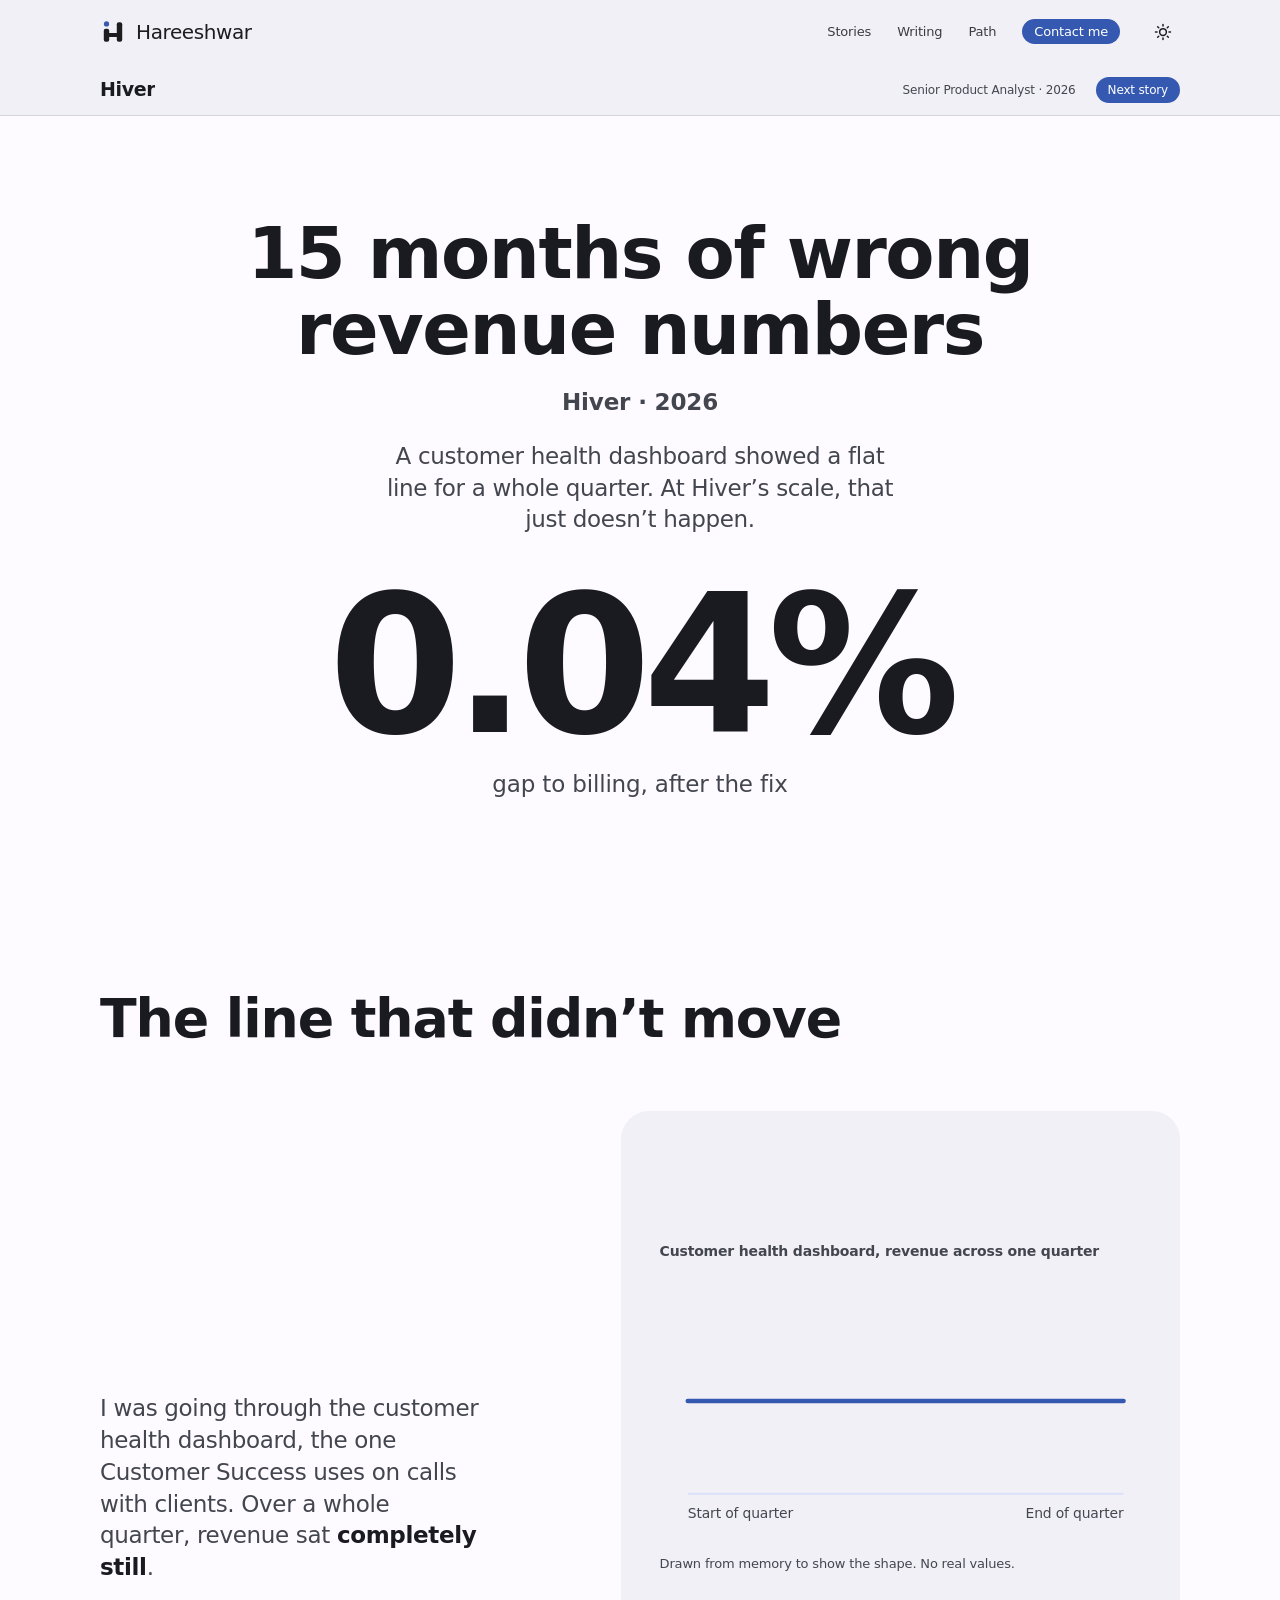
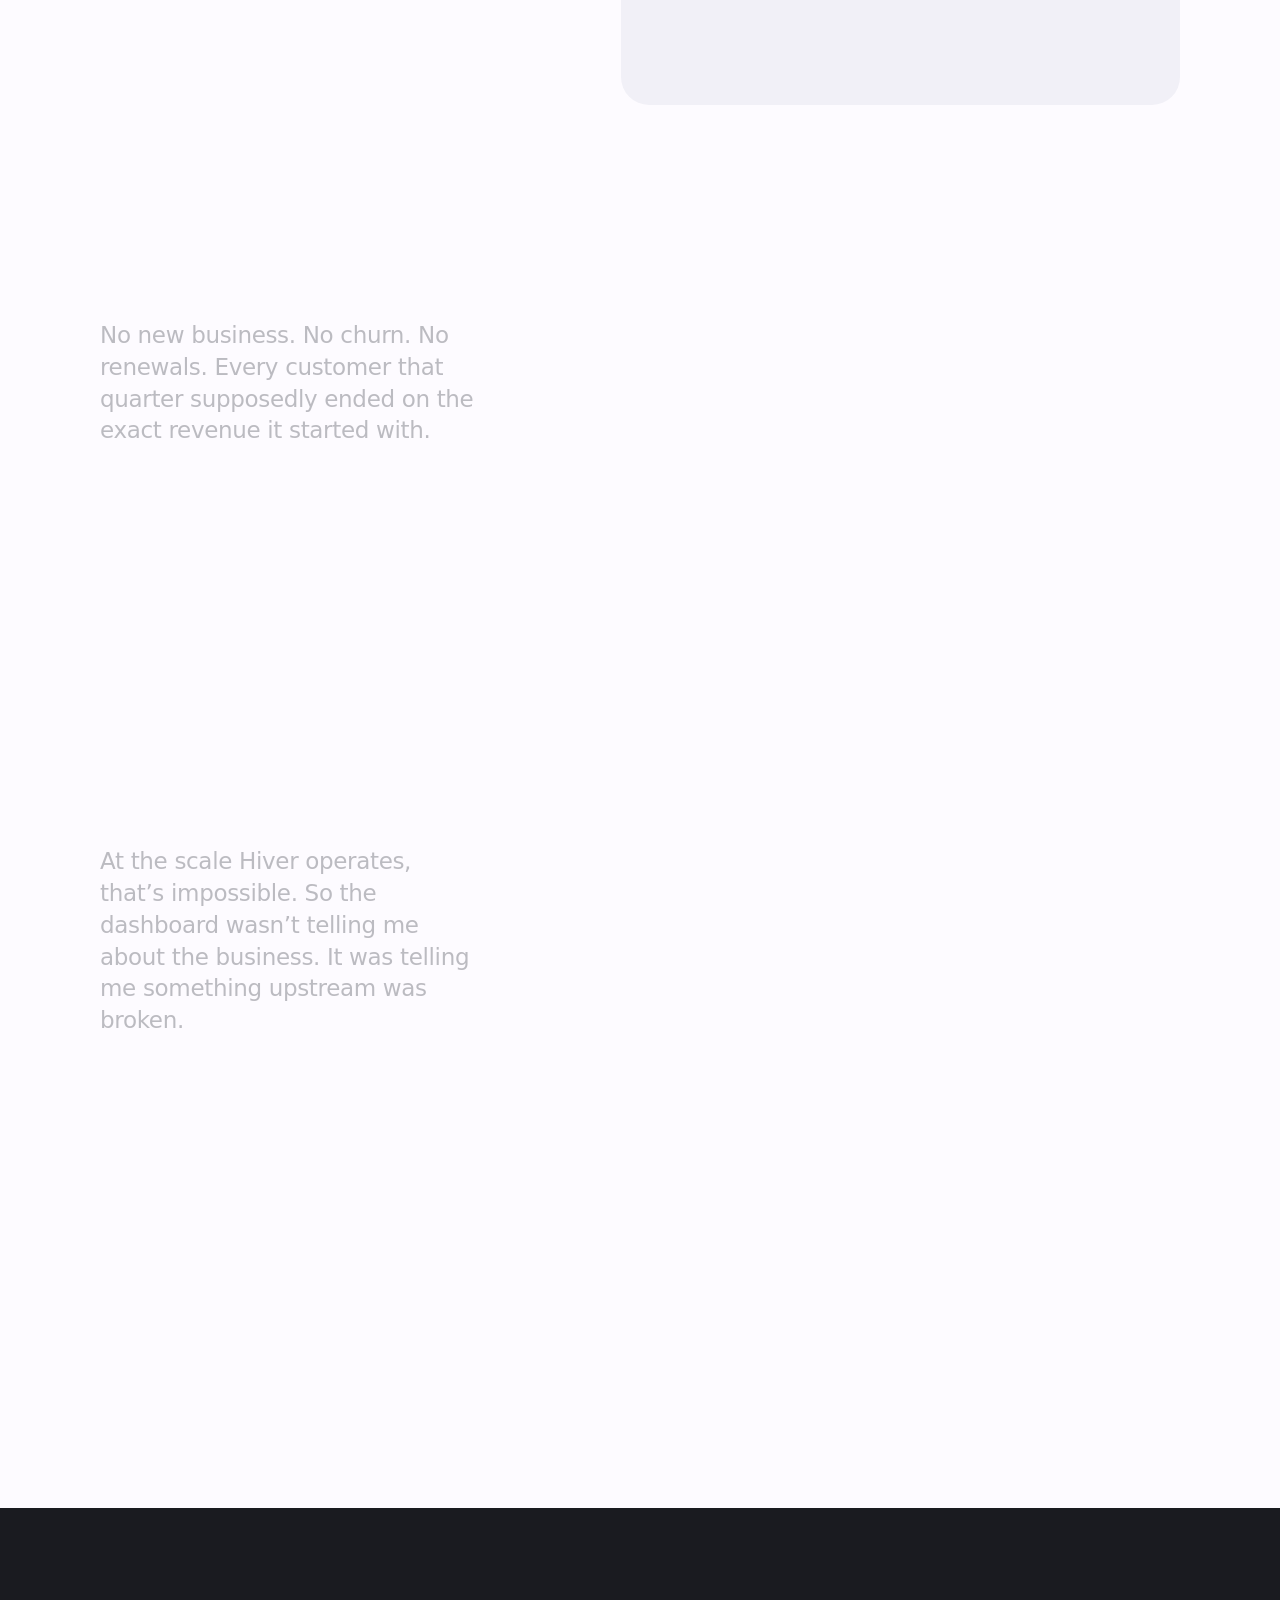
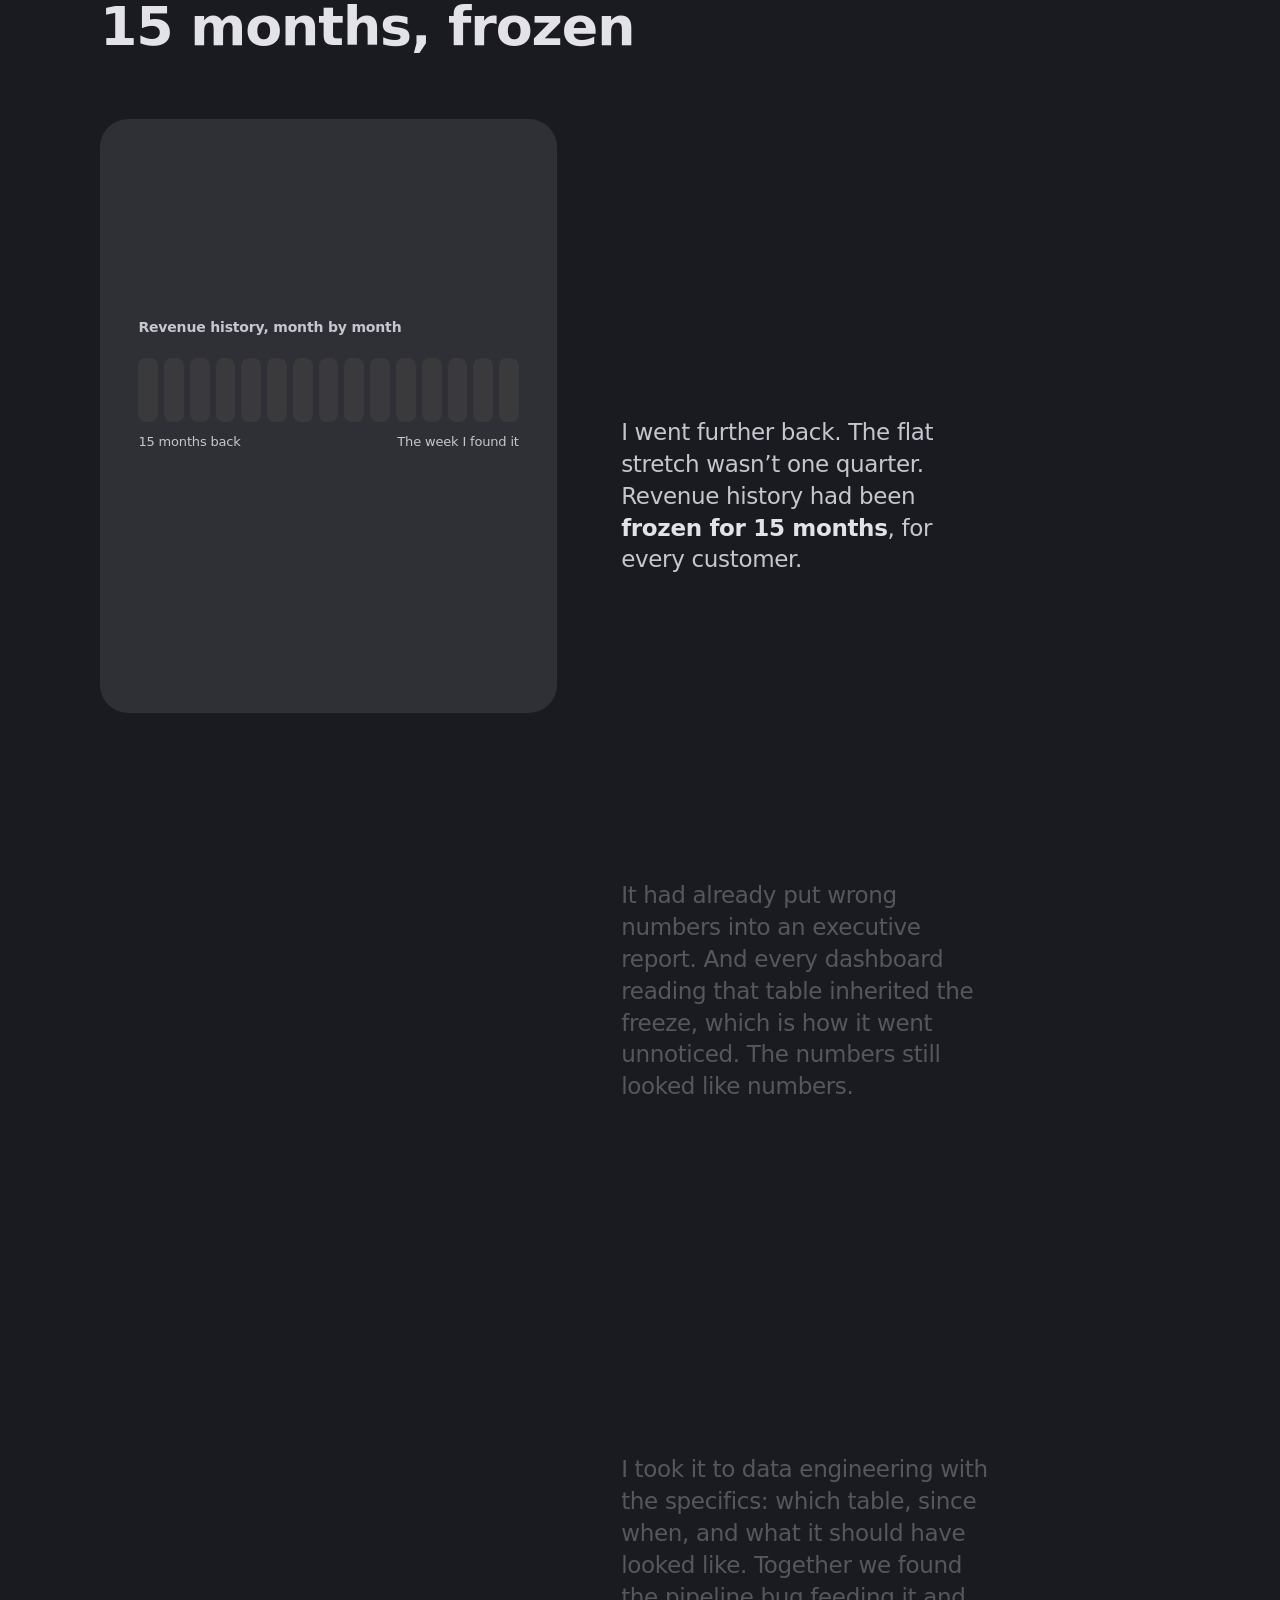
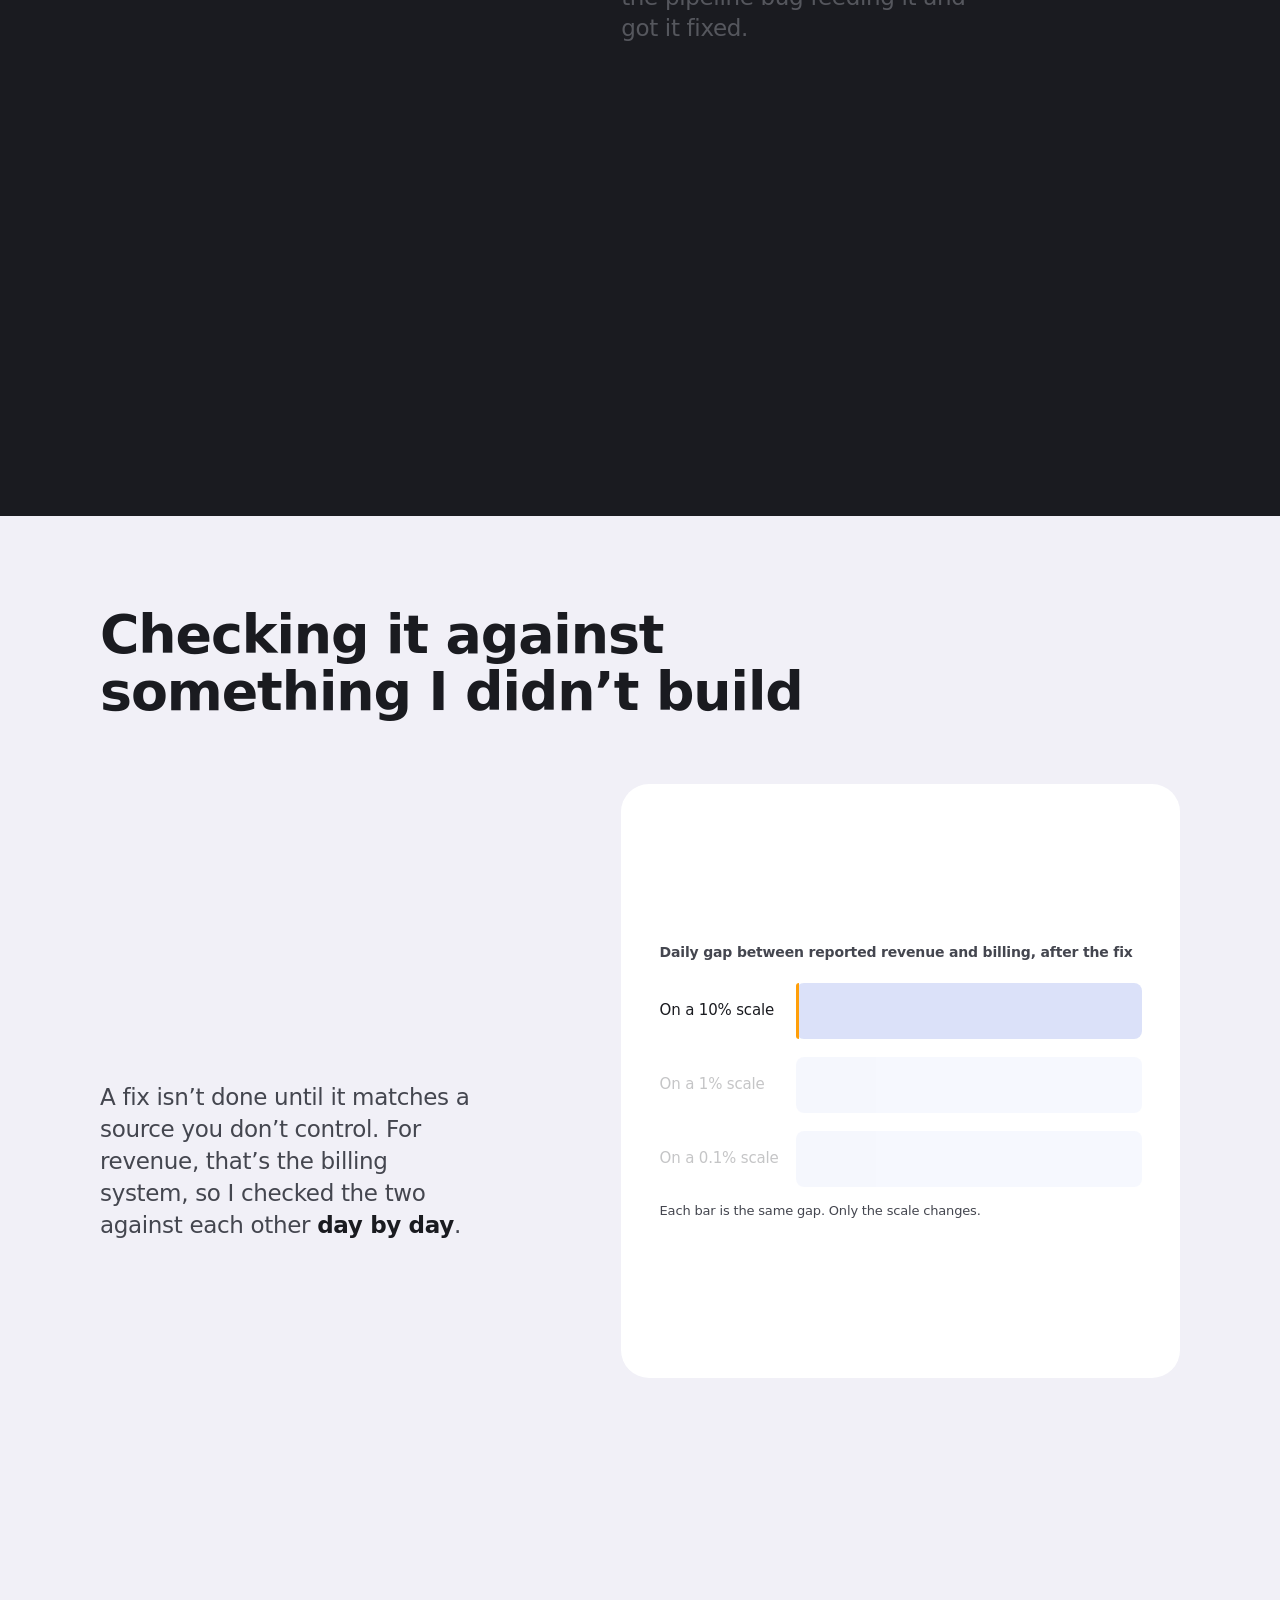
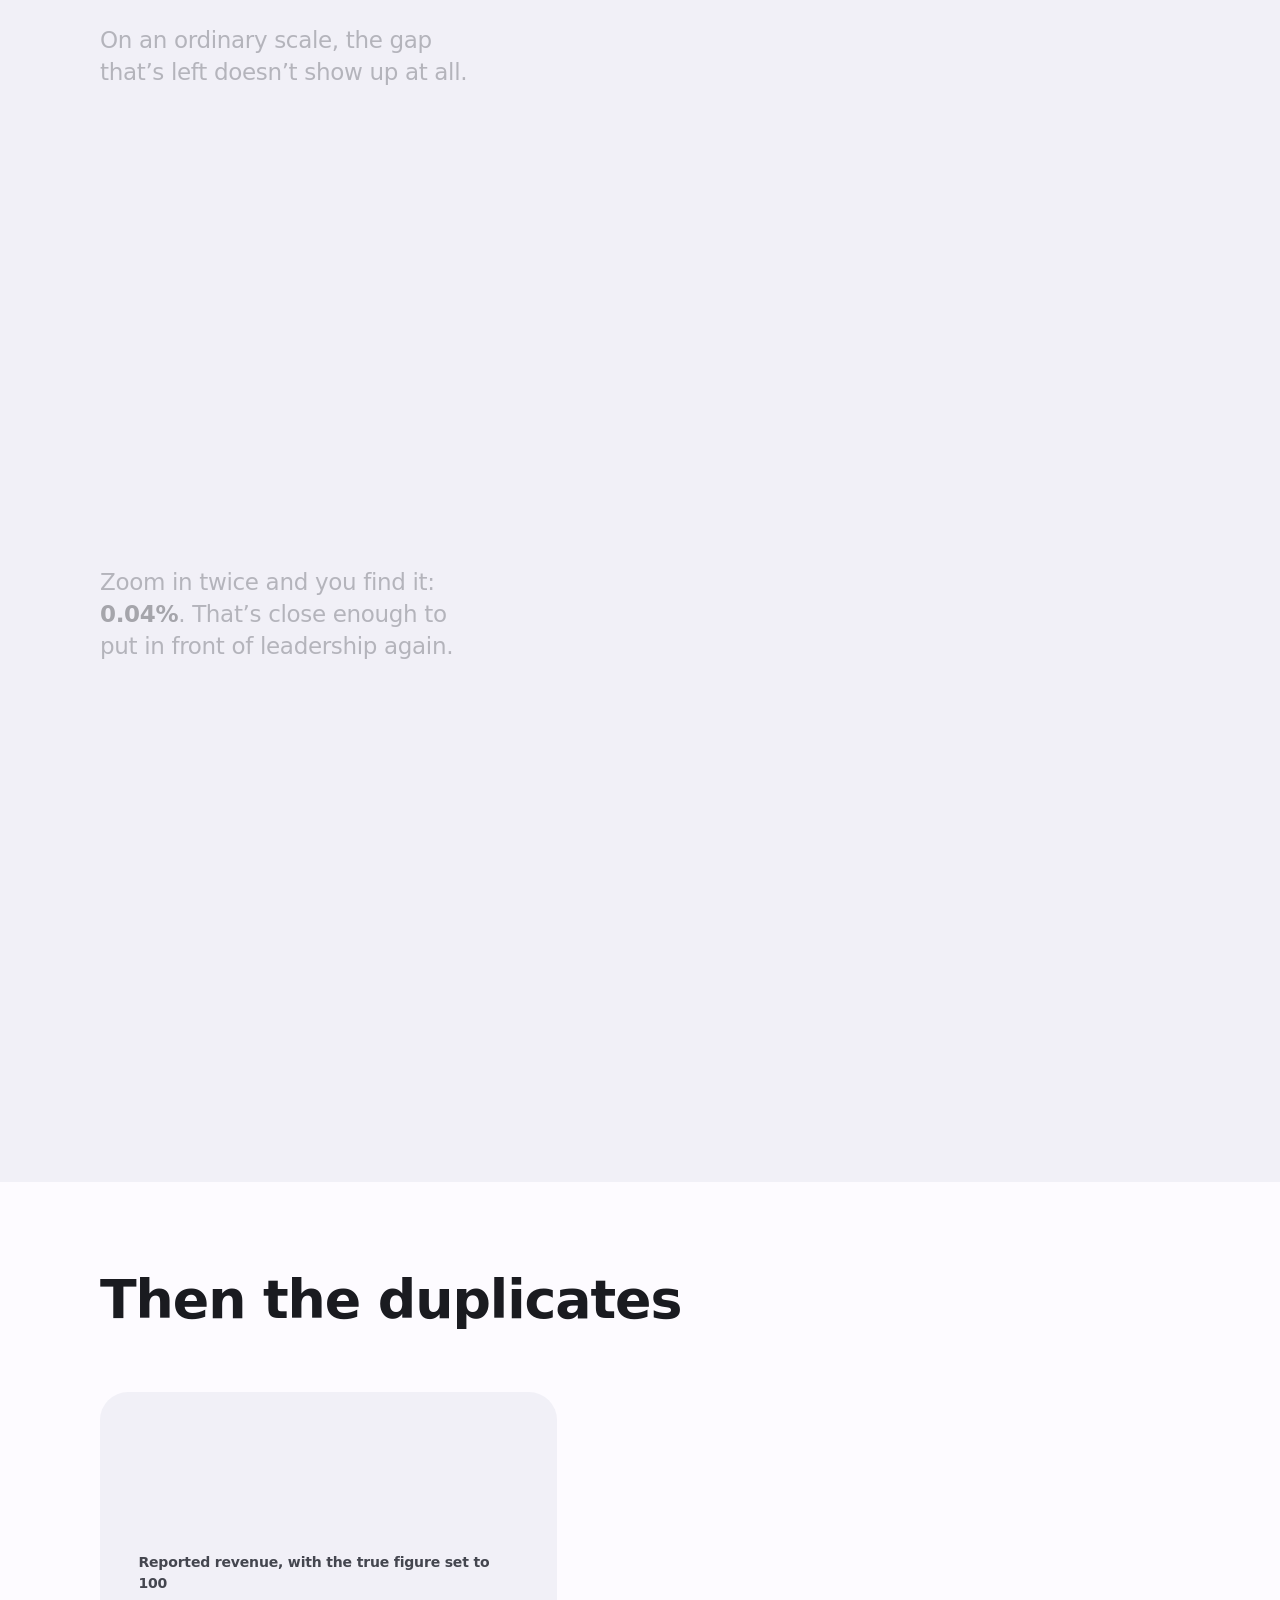
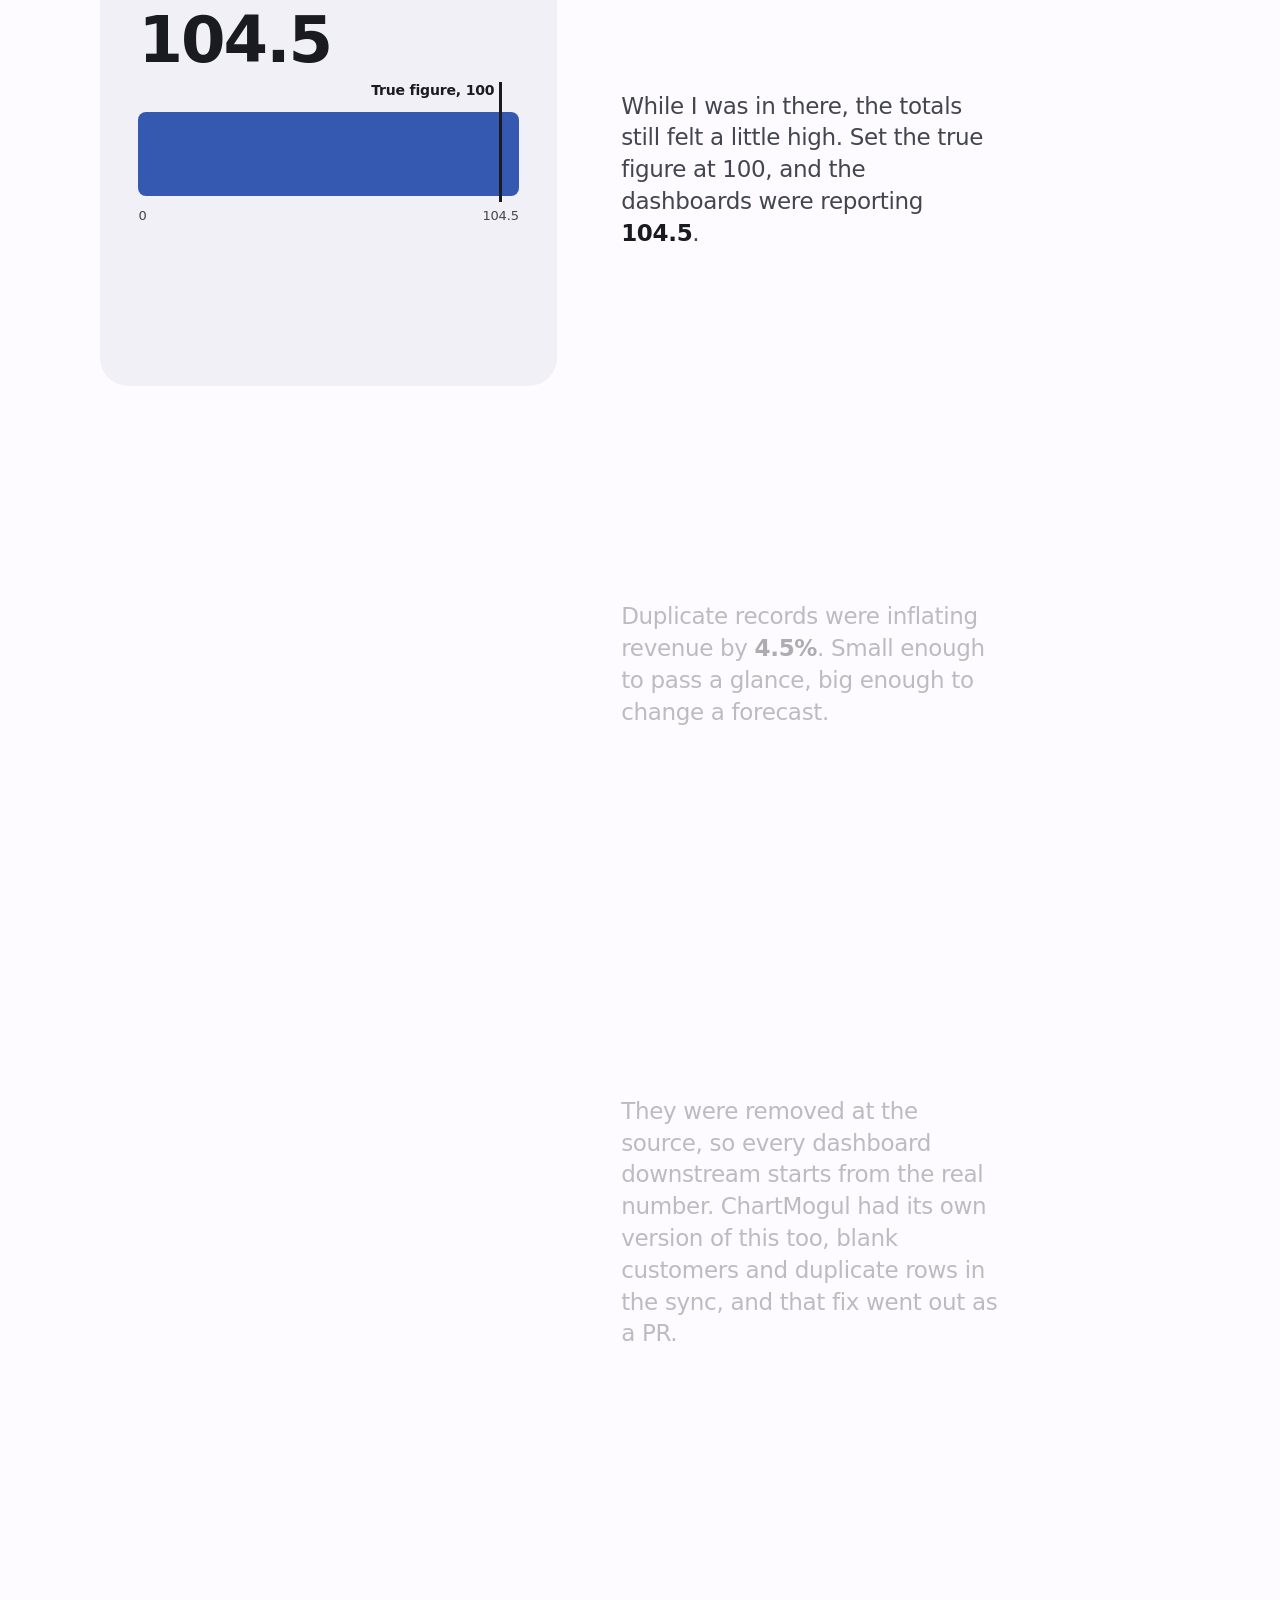
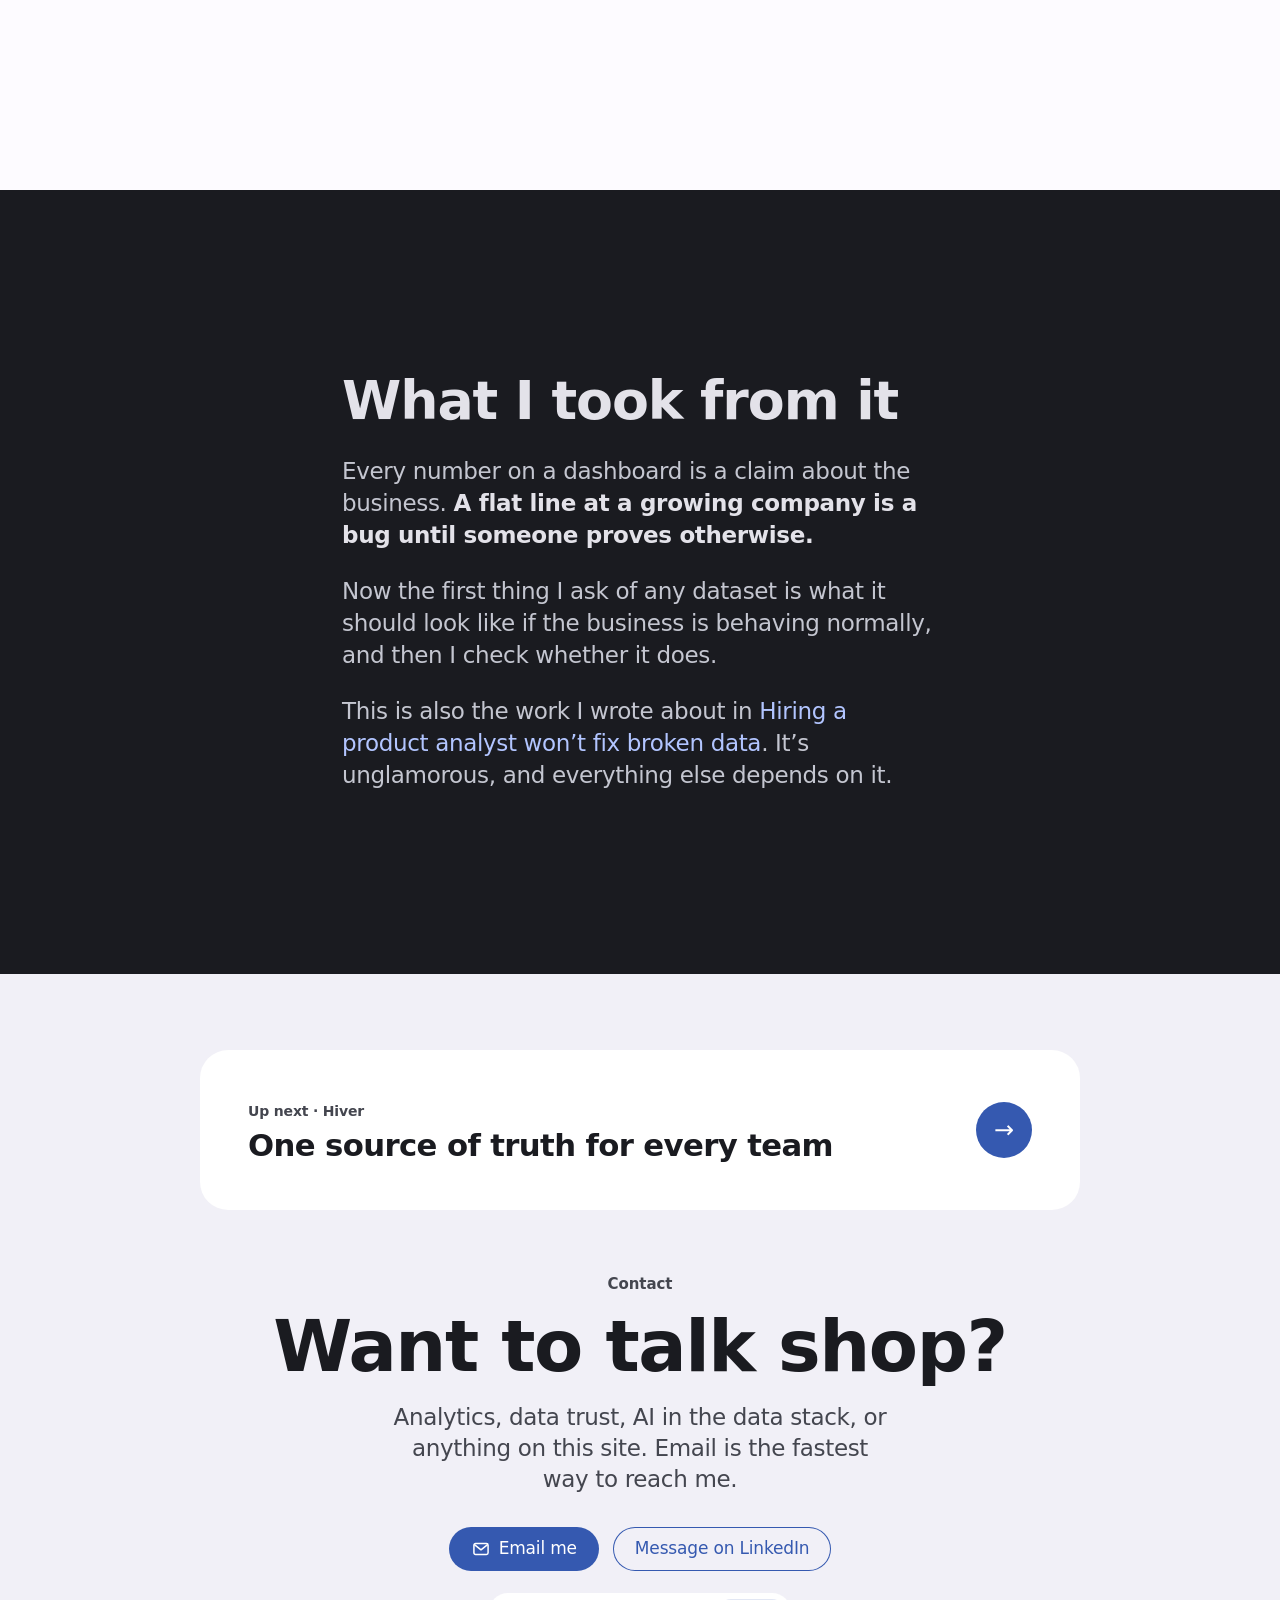
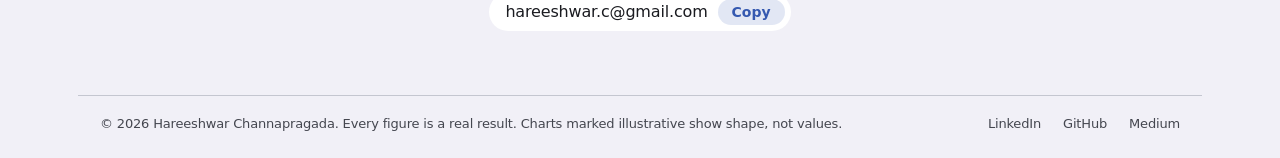
<file: stories/data-trust.html>
<!doctype html>
<html lang="en" class="snap-y page-story" data-look="apple" data-mode="light">
<head>
<meta charset="utf-8">
<meta name="viewport" content="width=device-width, initial-scale=1, viewport-fit=cover">
<meta name="color-scheme" content="light dark">
<meta name="theme-color" content="#ffffff">
<script>(function(){var d=document.documentElement,q=new URLSearchParams(location.search).get('look'),s=null;
try{if(q)sessionStorage.setItem('look',q);s=sessionStorage.getItem('look')}catch(e){}
var ua=navigator.userAgent,ipad=navigator.platform==='MacIntel'&&navigator.maxTouchPoints>1,look='android';
if(/iPhone|iPad|iPod|Macintosh|Mac OS X/.test(ua)||ipad)look='apple';else if(/Windows/.test(ua))look='windows';
if(s==='apple'||s==='android'||s==='windows')look=s;d.setAttribute('data-look',look);
var W=function(k){var m=new RegExp('(?:^|;)'+k+'=([a-z]+)').exec(window.name||'');return m?m[1]:null};
var t=null;try{t=localStorage.getItem('theme')}catch(e){}if(t!=='light'&&t!=='dark')t=W('theme');
if(t!=='light'&&t!=='dark')t=matchMedia('(prefers-color-scheme: dark)').matches?'dark':'light';var B={apple:['#ffffff','#000000'],android:['#fdfbff','#121318'],windows:['#fafafa','#202020']};var M=function(m){d.setAttribute('data-mode',m);d.style.colorScheme=m;var c=document.querySelector('meta[name="theme-color"]');if(c)c.setAttribute('content',B[d.getAttribute('data-look')][m==='dark'?1:0])};M(t);addEventListener('pageshow',function(){var x=null;try{x=localStorage.getItem('theme')}catch(e){}if(x!=='light'&&x!=='dark')x=W('theme');if((x==='light'||x==='dark')&&x!==d.getAttribute('data-mode'))M(x)});addEventListener('storage',function(ev){if(ev.key==='theme'&&(ev.newValue==='light'||ev.newValue==='dark'))M(ev.newValue)});
var n=null;try{n=sessionStorage.getItem('nav');sessionStorage.removeItem('nav')}catch(e){}if(location.hash==='#top')n='next';if(!n)n=W('nav');try{window.name=(window.name||'').replace(/(^|;)nav=[a-z]+/,'')}catch(e){}
var vt=n==='next';if(vt){d.classList.add('vt-next');try{history.scrollRestoration='manual'}catch(e){}}
var top=function(){if(vt)scrollTo(0,0)},done=function(){d.classList.remove('vt-next')};
addEventListener('pageswap',function(ev){var v=ev.viewTransition;if(v){var z=function(){};v.ready.catch(z);v.finished.catch(z);v.updateCallbackDone&&v.updateCallbackDone.catch(z)}});addEventListener('pagereveal',function(ev){top();var v=ev.viewTransition;if(v){v.ready.catch(done);v.finished.then(done,done);v.updateCallbackDone&&v.updateCallbackDone.catch(done)}else done()});
if(vt){addEventListener('DOMContentLoaded',top);addEventListener('load',function(){top();setTimeout(done,900);if(location.hash==='#top'){try{history.replaceState(null,'',location.pathname+location.search)}catch(e){}}})}})();</script>
<title>15 months of wrong revenue numbers | Hareeshwar Channapragada</title>
<meta name="description" content="A customer health dashboard showed a flat line for a whole quarter. At Hiver’s scale, that just doesn’t happen.">
<link rel="canonical" href="https://hareeshwar.com/stories/data-trust.html">
<meta property="og:type" content="website">
<meta property="og:site_name" content="Hareeshwar Channapragada">
<meta property="og:url" content="https://hareeshwar.com/stories/data-trust.html">
<meta property="og:title" content="15 months of wrong revenue numbers | Hareeshwar Channapragada">
<meta property="og:description" content="A customer health dashboard showed a flat line for a whole quarter. At Hiver’s scale, that just doesn’t happen.">
<meta property="og:image" content="https://hareeshwar.com/assets/og.png">
<meta name="twitter:card" content="summary_large_image">
<link rel="icon" href="/assets/icon.svg" type="image/svg+xml">
<link rel="apple-touch-icon" href="/assets/apple-touch-icon.png">
<link rel="manifest" href="/site.webmanifest">
<link rel="preconnect" href="https://cdn.jsdelivr.net" crossorigin>
<link rel="stylesheet" href="/assets/site.css">
<script defer src="https://cdn.jsdelivr.net/npm/gsap@3.15.0/dist/gsap.min.js" integrity="sha384-XmJ9SoHtVOHoQUcKvFAzVXwdkKo1Ie3bhmSoIAkcdsHGaIrVJIkmozyq0FJeb/Ly" crossorigin="anonymous"></script>
<script defer src="/assets/site.js"></script>
<script type="application/ld+json">{"@context": "https://schema.org", "@type": "Article", "headline": "15 months of wrong revenue numbers", "description": "A customer health dashboard showed a flat line for a whole quarter. At Hiver\u2019s scale, that just doesn\u2019t happen.", "author": {"@type": "Person", "name": "Hareeshwar Channapragada", "url": "https://hareeshwar.com/"}, "about": "Hiver", "url": "https://hareeshwar.com/stories/data-trust.html"}</script>
</head>
<body>
<a class="skip" href="#main">Skip to content</a>
<header class="gnav"><div class="wrap">
<a class="brand" href="/" aria-label="Hareeshwar Channapragada, home"><svg class="mark" viewBox="0 0 24 24" width="24" height="24" aria-hidden="true"><rect x="3.5" y="9" width="5" height="12" rx="1.8" fill="currentColor"/><rect x="15.5" y="3" width="5" height="18" rx="1.8" fill="currentColor"/><rect x="6" y="13" width="12" height="3.6" rx="1.4" fill="currentColor"/><circle cx="6" cy="4.5" r="2.4" class="mark-dot"/></svg>Hareeshwar</a>
<nav aria-label="Main"><ul>
<li class="hide-s"><a href="/#stories">Stories</a></li>
<li class="hide-s"><a href="/#writing">Writing</a></li>
<li class="hide-s"><a href="/#path">Path</a></li>
<li class="hide-s"><a class="nav-cta" href="#contact">Contact me</a></li>
<li><button class="theme-btn" type="button" aria-label="Switch between light and dark" aria-pressed="false"><svg class="sun" viewBox="0 0 24 24" fill="none" stroke="currentColor" stroke-width="2" stroke-linecap="round" aria-hidden="true"><circle cx="12" cy="12" r="4.5"/><path d="M12 2v2M12 20v2M4.9 4.9l1.4 1.4M17.7 17.7l1.4 1.4M2 12h2M20 12h2M4.9 19.1l1.4-1.4M17.7 6.3l1.4-1.4"/></svg><svg class="moon" viewBox="0 0 24 24" fill="none" stroke="currentColor" stroke-width="2" stroke-linecap="round" aria-hidden="true"><path d="M20 14.5A8 8 0 1 1 9.5 4a6.5 6.5 0 0 0 10.5 10.5z"/></svg></button></li>
</ul></nav></div></header><nav class="lnav" aria-label="Story"><div class="wrap"><span class="lt">Hiver</span>
<div class="rt"><span class="hide-s" style="color:var(--ink-2)">Senior Product Analyst · 2026</span><a class="pill" href="/stories/one-bi-platform.html#top" data-next>Next story</a></div></div><span class="progress"></span></nav>
<main id="main">
<section class="s-hero snap" id="top"><div class="wrap">
<h1 style="view-transition-name:t-data-trust">15 months of wrong revenue numbers</h1>
<p class="co">Hiver · 2026</p>
<p class="lead dek">A customer health dashboard showed a flat line for a whole quarter. At Hiver’s scale, that just doesn’t happen.</p>
<div class="big" data-rise><b data-count="0.04" data-dec="2" data-pre="" data-suf="%">0.04%</b><span>gap to billing, after the fix</span></div>
</div></section><section class="sec snap " aria-labelledby="c0"><div class="wrap"><div class="ch-head" data-rise><h2 id="c0">The line that didn’t move</h2></div>
<div class="scrolly"><div class="steps"><div class="step"><p>I was going through the customer health dashboard, the one Customer Success uses on calls with clients. Over a whole quarter, revenue sat <strong>completely still</strong>.</p></div><div class="step"><p>No new business. No churn. No renewals. Every customer that quarter supposedly ended on the exact revenue it started with.</p></div><div class="step"><p>At the scale Hiver operates, that’s impossible. So the dashboard wasn’t telling me about the business. It was telling me something upstream was broken.</p></div></div><div class="viz"><div class="panel"><p class="p-title">Customer health dashboard, revenue across one quarter</p><svg viewBox="0 0 520 300" role="img" aria-label="Revenue over a quarter drawn as a flat line, with the new business, churn and renewals that should have moved it">
<defs><marker id="ah" viewBox="0 0 10 10" refX="8" refY="5" markerWidth="7" markerHeight="7" orient="auto-start-reverse"><path d="M0 0L10 5L0 10z" class="f2"/></marker></defs>
<line x1="30" y1="250" x2="500" y2="250" class="k3" stroke-width="2"/>
<text x="30" y="276">Start of quarter</text><text x="500" y="276" text-anchor="end">End of quarter</text>
<path d="M30 150 L500 150" class="k1 fnone draw at1" stroke-width="5" stroke-linecap="round"/>
<g class="vis-in at2">
  <path d="M150 150 C 170 130, 175 95, 190 85" class="khl fnone dash" stroke-width="3" marker-end="url(#ah)"/>
  <text x="196" y="80" class="t-strong">New business</text>
  <path d="M300 150 C 315 170, 320 200, 335 212" class="khl fnone dash" stroke-width="3" marker-end="url(#ah)"/>
  <text x="342" y="222" class="t-strong">Churn</text>
  <path d="M420 150 C 430 128, 446 124, 456 112" class="khl fnone dash" stroke-width="3" marker-end="url(#ah)"/>
  <text x="400" y="100" class="t-strong">Renewals</text>
</g>
<g class="vis-in at3"><rect x="140" y="20" width="240" height="40" rx="20" class="fhl"/><text x="260" y="46" text-anchor="middle" style="fill:#1d1d1f;font-weight:700;font-size:16px">None of it showed up</text></g>
</svg><p class="p-note">Drawn from memory to show the shape. No real values.</p></div></div></div></div></section><section class="sec snap stage" aria-labelledby="c1"><div class="wrap"><div class="ch-head" data-rise><h2 id="c1">15 months, frozen</h2></div>
<div class="scrolly flip"><div class="steps"><div class="step"><p>I went further back. The flat stretch wasn’t one quarter. Revenue history had been <strong>frozen for 15 months</strong>, for every customer.</p></div><div class="step"><p>It had already put wrong numbers into an executive report. And every dashboard reading that table inherited the freeze, which is how it went unnoticed. The numbers still looked like numbers.</p></div><div class="step"><p>I took it to data engineering with the specifics: which table, since when, and what it should have looked like. Together we found the pipeline bug feeding it and got it fixed.</p></div></div><div class="viz"><div class="panel"><p class="p-title">Revenue history, month by month</p><div class="cells" style="--n:15;margin-top:20px"><i class="fz" style="--k:0"></i><i class="fz" style="--k:1"></i><i class="fz" style="--k:2"></i><i class="fz" style="--k:3"></i><i class="fz" style="--k:4"></i><i class="fz" style="--k:5"></i><i class="fz" style="--k:6"></i><i class="fz" style="--k:7"></i><i class="fz" style="--k:8"></i><i class="fz" style="--k:9"></i><i class="fz" style="--k:10"></i><i class="fz" style="--k:11"></i><i class="fz" style="--k:12"></i><i class="fz" style="--k:13"></i><i class="fz" style="--k:14"></i></div><div class="cells-axis"><span>15 months back</span><span>The week I found it</span></div><div class="legend"><span class="vis-in at2"><i style="--c:var(--viz-hl)"></i>Frozen for every customer</span><span class="vis-in at3"><i style="--c:var(--viz-1)"></i>Back to updating after the fix</span></div></div></div></div></div></section><section class="sec snap alt" aria-labelledby="c2"><div class="wrap"><div class="ch-head" data-rise><h2 id="c2">Checking it against something I didn’t build</h2></div>
<div class="scrolly"><div class="steps"><div class="step"><p>A fix isn’t done until it matches a source you don’t control. For revenue, that’s the billing system, so I checked the two against each other <strong>day by day</strong>.</p></div><div class="step"><p>On an ordinary scale, the gap that’s left doesn’t show up at all.</p></div><div class="step"><p>Zoom in twice and you find it: <strong>0.04%</strong>. That’s close enough to put in front of leadership again.</p></div></div><div class="viz"><div class="panel"><p class="p-title">Daily gap between reported revenue and billing, after the fix</p><div class="zrows">
<div class="zrow"><span>On a 10% scale</span><span class="tr" style="--w:0.4%"><i></i></span></div>
<div class="zrow"><span>On a 1% scale</span><span class="tr" style="--w:4%"><i></i></span></div>
<div class="zrow"><span>On a 0.1% scale</span><span class="tr" style="--w:40%"><i></i><em>0.04%</em></span></div>
</div><p class="p-note">Each bar is the same gap. Only the scale changes.</p></div></div></div></div></section><section class="sec snap " aria-labelledby="c3"><div class="wrap"><div class="ch-head" data-rise><h2 id="c3">Then the duplicates</h2></div>
<div class="scrolly flip"><div class="steps"><div class="step"><p>While I was in there, the totals still felt a little high. Set the true figure at 100, and the dashboards were reporting <strong>104.5</strong>.</p></div><div class="step"><p>Duplicate records were inflating revenue by <strong>4.5%</strong>. Small enough to pass a glance, big enough to change a forecast.</p></div><div class="step"><p>They were removed at the source, so every dashboard downstream starts from the real number. ChartMogul had its own version of this too, blank customers and duplicate rows in the sync, and that fix went out as a PR.</p></div></div><div class="viz"><div class="panel"><p class="p-title">Reported revenue, with the true figure set to 100</p><div class="read" style="margin-top:14px"><b class="t-read" data-count-step="104.5|+4.5|100" style="font-family:var(--font-display);font-size:clamp(48px,5vw,72px);font-weight:600;letter-spacing:-.03em;line-height:1">104.5</b></div>
<div style="position:relative;height:84px;margin-top:40px">
  <div style="position:absolute;inset:0 4.31% 0 0;border-radius:8px 0 0 8px;background:var(--viz-1)"></div>
  <div class="off2" style="position:absolute;top:0;bottom:0;right:0;width:4.31%;border-radius:0 8px 8px 0;background:var(--viz-1);transition:opacity 500ms"></div>
  <div class="vis-in at2 off3" style="position:absolute;top:0;bottom:0;right:0;width:4.31%;border-radius:0 8px 8px 0;background:var(--viz-hl)"></div>
  <div style="position:absolute;top:-30px;bottom:-6px;right:4.31%;width:3px;background:var(--ink)"><span style="position:absolute;top:-2px;right:8px;font-size:14px;font-weight:600;white-space:nowrap">True figure, 100</span></div>
</div>
<div class="cells-axis"><span>0</span><span>104.5</span></div></div></div></div></div></section><section class="sec snap stage" aria-labelledby="c4"><div class="wrap stack-center" data-rise><h2 id="c4" style="font-size:var(--h-2)">What I took from it</h2><div class="body" style="margin-top:26px"><p>Every number on a dashboard is a claim about the business. <strong>A flat line at a growing company is a bug until someone proves otherwise.</strong></p><p>Now the first thing I ask of any dataset is what it should look like if the business is behaving normally, and then I check whether it does.</p><p>This is also the work I wrote about in <a href="https://hareeshwar98.medium.com/hiring-a-product-analyst-wont-fix-broken-data-bbf3a955bca7">Hiring a product analyst won’t fix broken data</a>. It’s unglamorous, and everything else depends on it.</p></div></div></section><section class="contact snap" id="contact" aria-labelledby="contact-h">
<div class="wrap contact-in"><a class="next" href="/stories/one-bi-platform.html#top" data-next data-rise>
<div><small>Up next · Hiver</small><h3 style="view-transition-name:t-one-bi-platform">One source of truth for every team</h3></div><span class="arrow" aria-hidden="true">→</span></a>
<p class="kicker" data-rise>Contact</p>
<h2 id="contact-h" data-rise style="--d:1">Want to talk shop?</h2>
<p class="lead" data-rise style="--d:2">Analytics, data trust, AI in the data stack, or anything on this site. Email is the fastest way to reach me.</p>
<div class="ctas" data-rise style="--d:3"><a class="btn" href="mailto:hareeshwar.c@gmail.com"><svg viewBox="0 0 24 24" fill="none" stroke="currentColor" stroke-width="1.8" stroke-linecap="round" stroke-linejoin="round" aria-hidden="true"><rect x="3.5" y="5.5" width="17" height="13" rx="2"/><path d="m4.5 7 7.5 6 7.5-6"/></svg>Email me</a><a class="btn ghost" href="https://www.linkedin.com/in/hareeshwarc/">Message on LinkedIn</a></div>
<p class="mail" data-rise style="--d:4"><span>hareeshwar.c@gmail.com</span><button class="copy" type="button" data-copy="hareeshwar.c@gmail.com">Copy</button></p>
</div>
<footer class="foot"><div class="wrap row"><span>© 2026 Hareeshwar Channapragada. Every figure is a real result. Charts marked illustrative show shape, not values.</span>
<ul><li><a href="https://www.linkedin.com/in/hareeshwarc/">LinkedIn</a></li><li><a href="https://github.com/hareeshwarc">GitHub</a></li><li><a href="https://hareeshwar98.medium.com/">Medium</a></li></ul></div></footer>
</section>
</main>
<nav class="tabbar" aria-label="Sections"><a href="/" data-tab="home"><span class="ic"><svg viewBox="0 0 24 24" fill="none" stroke="currentColor" stroke-width="1.8" stroke-linecap="round" stroke-linejoin="round" aria-hidden="true"><path d="M4 11.5 12 5l8 6.5V20a1 1 0 0 1-1 1h-4.5v-5.5h-5V21H5a1 1 0 0 1-1-1z"/></svg></span><span class="lb">Home</span></a><a href="/#stories" data-tab="stories" aria-current="page"><span class="ic"><svg viewBox="0 0 24 24" fill="none" stroke="currentColor" stroke-width="1.8" stroke-linecap="round" stroke-linejoin="round" aria-hidden="true"><rect x="4" y="12" width="4" height="8" rx="1"/><rect x="10" y="7" width="4" height="13" rx="1"/><rect x="16" y="4" width="4" height="16" rx="1"/></svg></span><span class="lb">Stories</span></a><a href="/#writing" data-tab="writing"><span class="ic"><svg viewBox="0 0 24 24" fill="none" stroke="currentColor" stroke-width="1.8" stroke-linecap="round" stroke-linejoin="round" aria-hidden="true"><path d="M5 19h4L19.5 8.5a2.1 2.1 0 0 0-3-3L6 16z"/><path d="M14.5 7.5l3 3"/></svg></span><span class="lb">Writing</span></a><a href="#contact" data-tab="contact"><span class="ic"><svg viewBox="0 0 24 24" fill="none" stroke="currentColor" stroke-width="1.8" stroke-linecap="round" stroke-linejoin="round" aria-hidden="true"><rect x="3.5" y="5.5" width="17" height="13" rx="2"/><path d="m4.5 7 7.5 6 7.5-6"/></svg></span><span class="lb">Contact</span></a></nav>
</body></html>
</file>
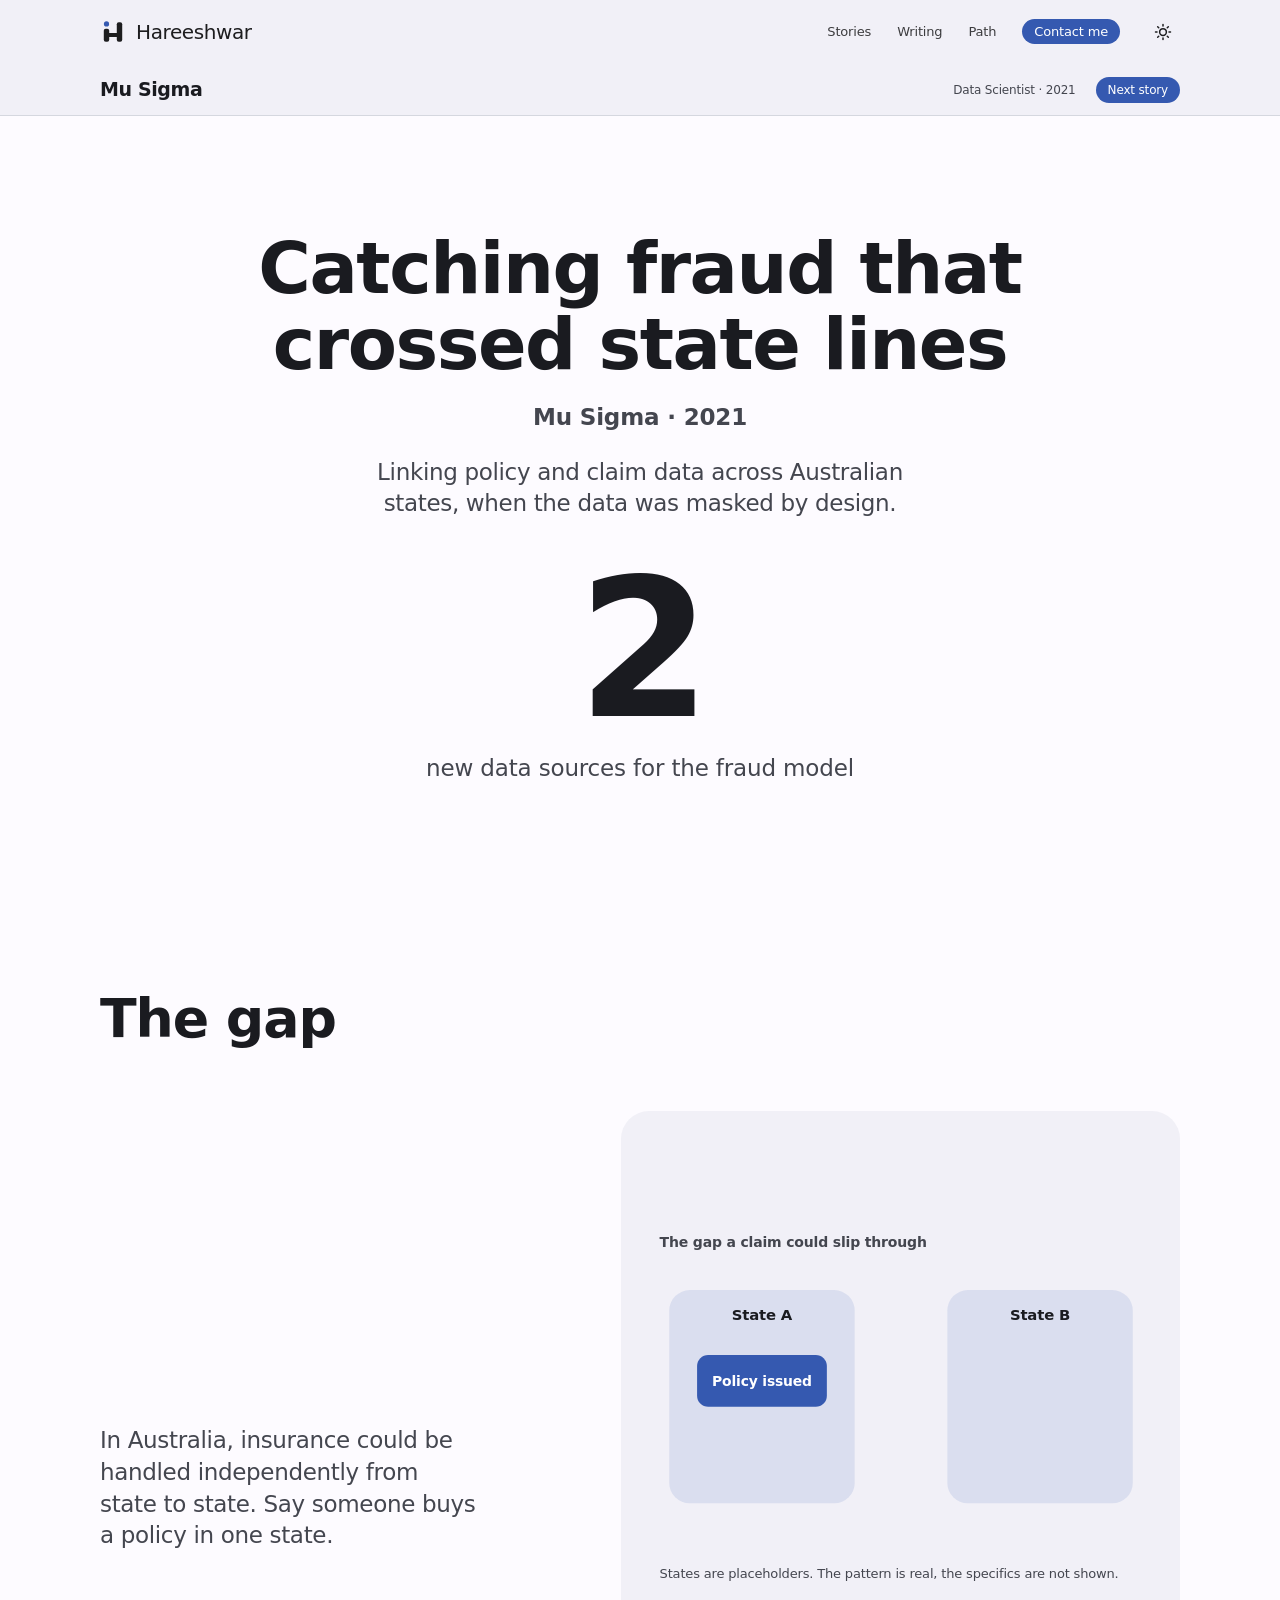
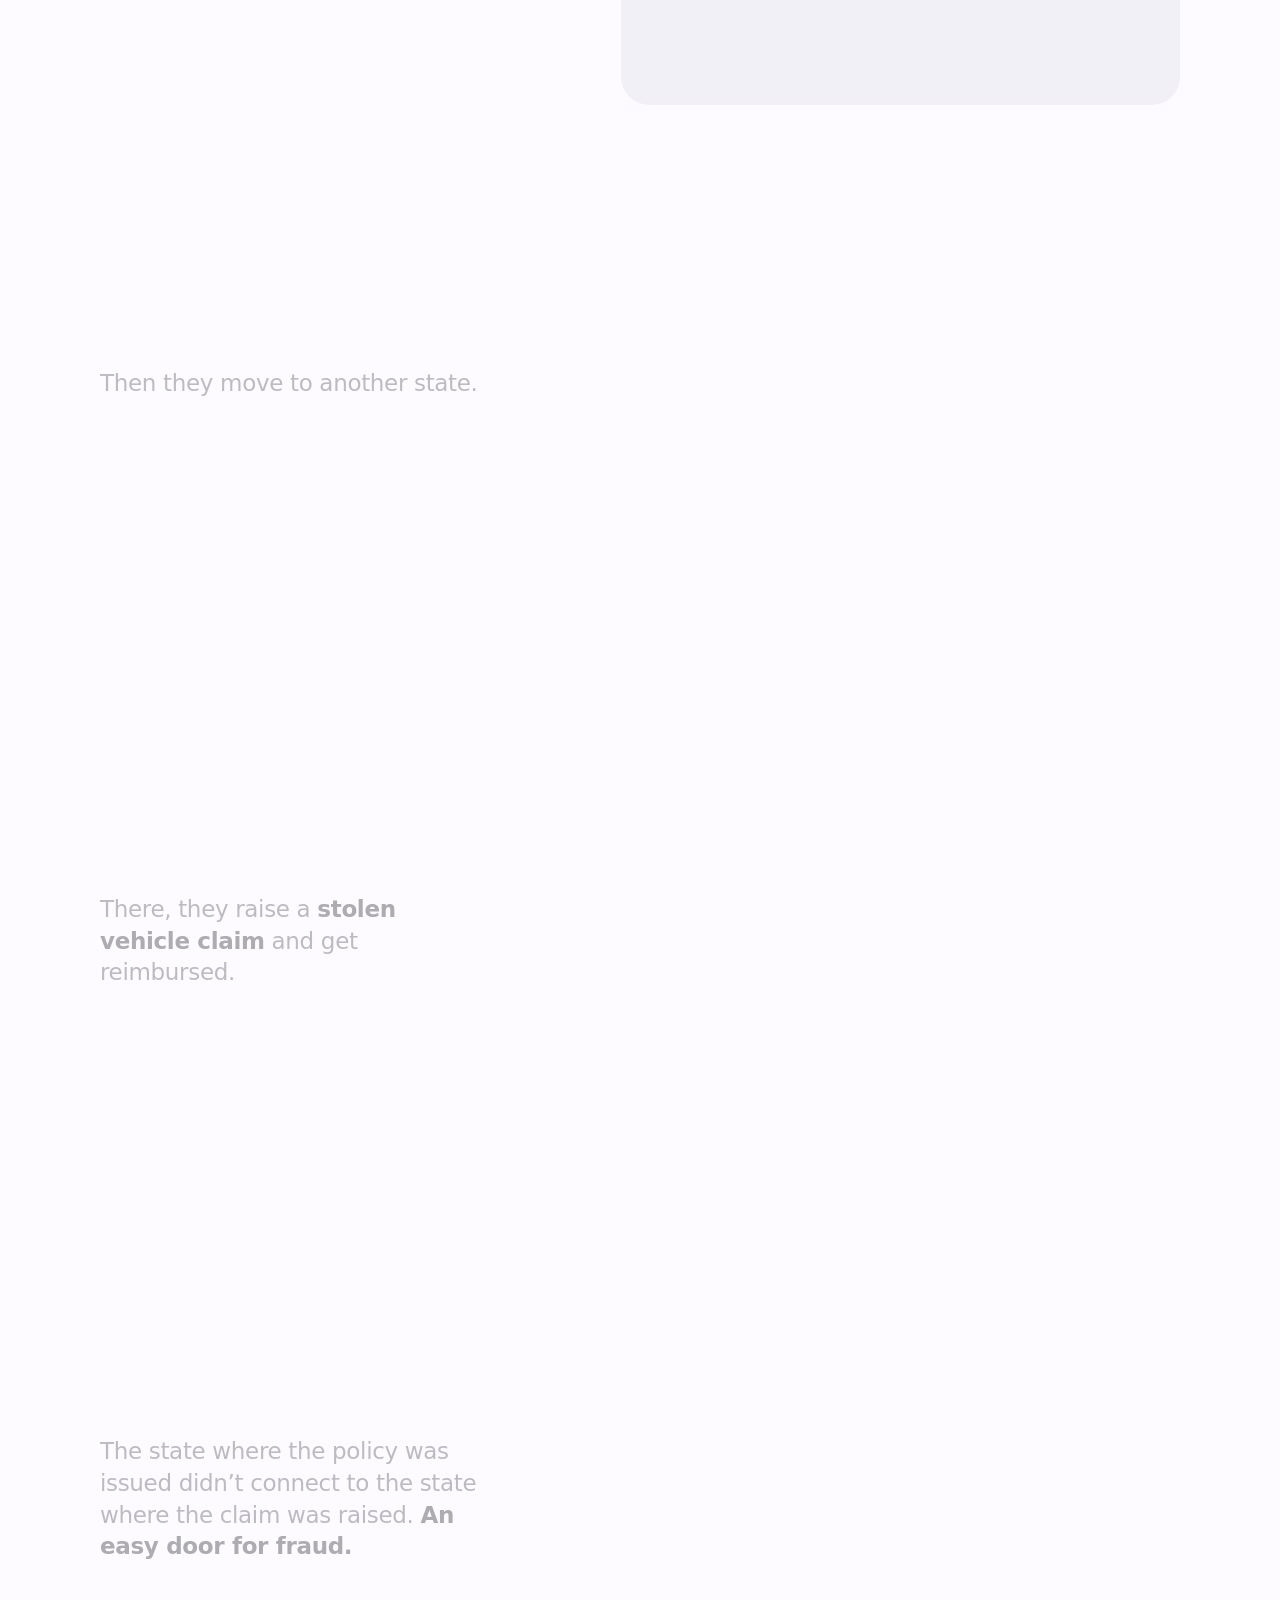
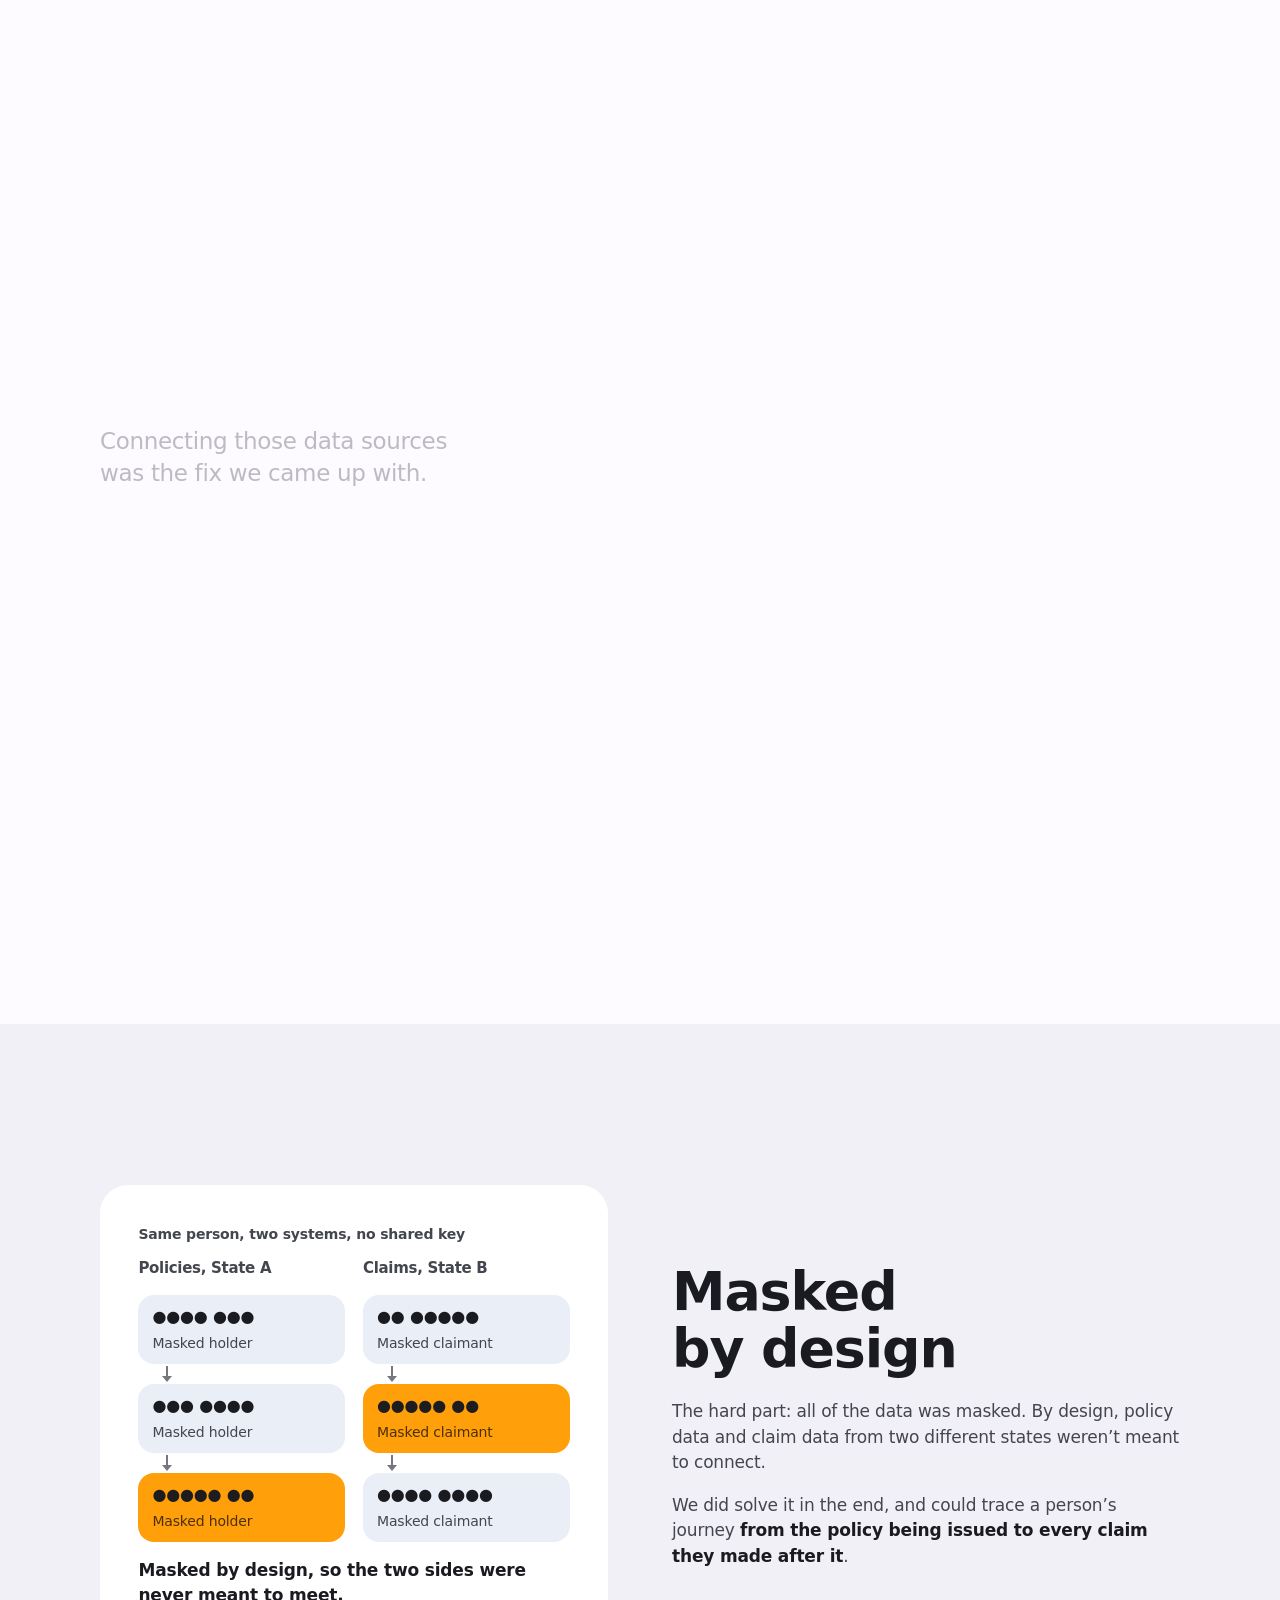
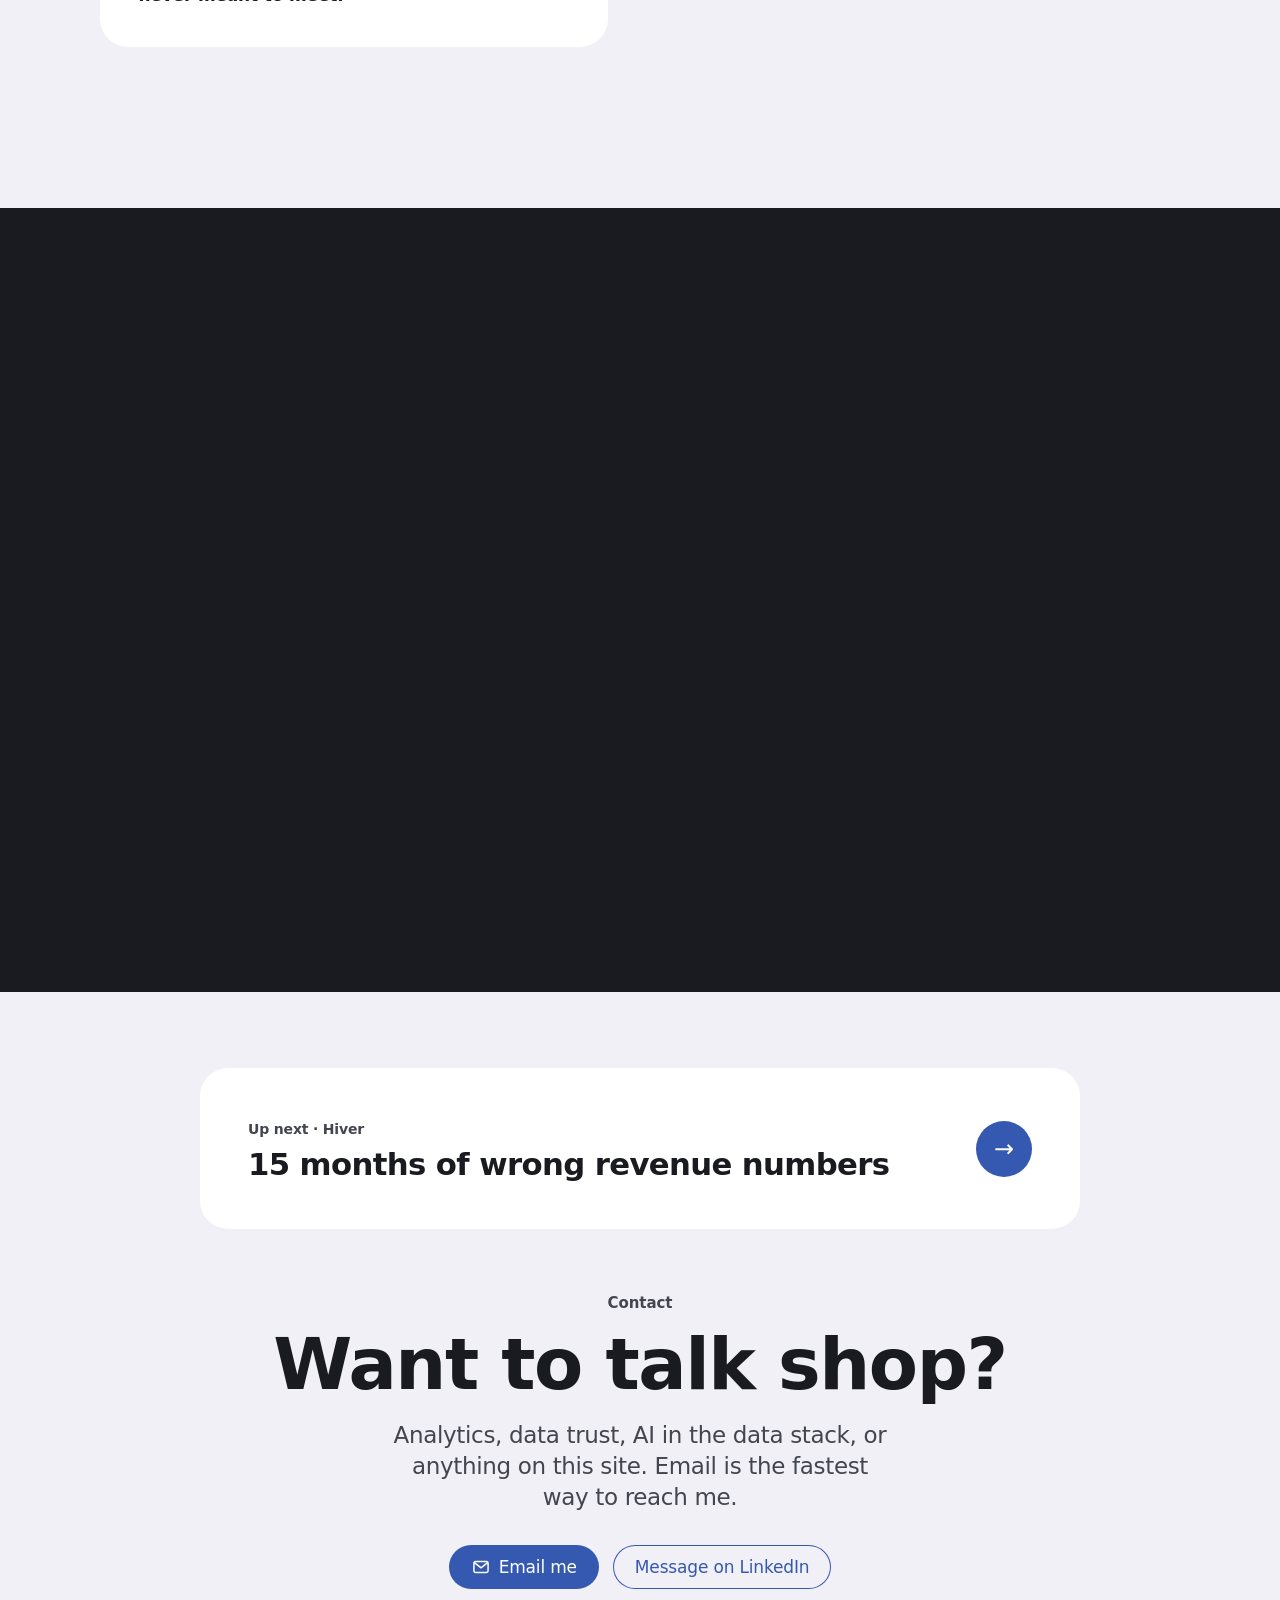
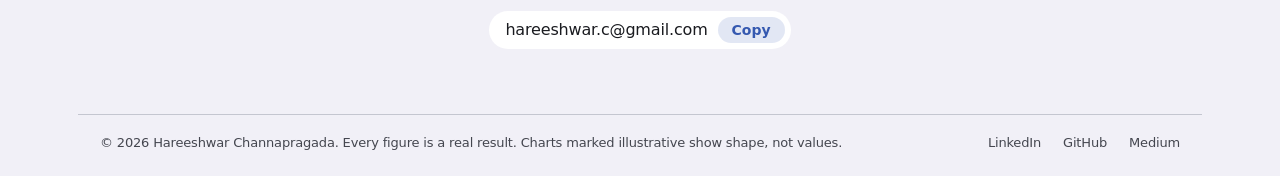
<file: stories/fraud-detection.html>
<!doctype html>
<html lang="en" class="snap-y page-story" data-look="apple" data-mode="light">
<head>
<meta charset="utf-8">
<meta name="viewport" content="width=device-width, initial-scale=1, viewport-fit=cover">
<meta name="color-scheme" content="light dark">
<meta name="theme-color" content="#ffffff">
<script>(function(){var d=document.documentElement,q=new URLSearchParams(location.search).get('look'),s=null;
try{if(q)sessionStorage.setItem('look',q);s=sessionStorage.getItem('look')}catch(e){}
var ua=navigator.userAgent,ipad=navigator.platform==='MacIntel'&&navigator.maxTouchPoints>1,look='android';
if(/iPhone|iPad|iPod|Macintosh|Mac OS X/.test(ua)||ipad)look='apple';else if(/Windows/.test(ua))look='windows';
if(s==='apple'||s==='android'||s==='windows')look=s;d.setAttribute('data-look',look);
var W=function(k){var m=new RegExp('(?:^|;)'+k+'=([a-z]+)').exec(window.name||'');return m?m[1]:null};
var t=null;try{t=localStorage.getItem('theme')}catch(e){}if(t!=='light'&&t!=='dark')t=W('theme');
if(t!=='light'&&t!=='dark')t=matchMedia('(prefers-color-scheme: dark)').matches?'dark':'light';var B={apple:['#ffffff','#000000'],android:['#fdfbff','#121318'],windows:['#fafafa','#202020']};var M=function(m){d.setAttribute('data-mode',m);d.style.colorScheme=m;var c=document.querySelector('meta[name="theme-color"]');if(c)c.setAttribute('content',B[d.getAttribute('data-look')][m==='dark'?1:0])};M(t);addEventListener('pageshow',function(){var x=null;try{x=localStorage.getItem('theme')}catch(e){}if(x!=='light'&&x!=='dark')x=W('theme');if((x==='light'||x==='dark')&&x!==d.getAttribute('data-mode'))M(x)});addEventListener('storage',function(ev){if(ev.key==='theme'&&(ev.newValue==='light'||ev.newValue==='dark'))M(ev.newValue)});
var n=null;try{n=sessionStorage.getItem('nav');sessionStorage.removeItem('nav')}catch(e){}if(location.hash==='#top')n='next';if(!n)n=W('nav');try{window.name=(window.name||'').replace(/(^|;)nav=[a-z]+/,'')}catch(e){}
var vt=n==='next';if(vt){d.classList.add('vt-next');try{history.scrollRestoration='manual'}catch(e){}}
var top=function(){if(vt)scrollTo(0,0)},done=function(){d.classList.remove('vt-next')};
addEventListener('pageswap',function(ev){var v=ev.viewTransition;if(v){var z=function(){};v.ready.catch(z);v.finished.catch(z);v.updateCallbackDone&&v.updateCallbackDone.catch(z)}});addEventListener('pagereveal',function(ev){top();var v=ev.viewTransition;if(v){v.ready.catch(done);v.finished.then(done,done);v.updateCallbackDone&&v.updateCallbackDone.catch(done)}else done()});
if(vt){addEventListener('DOMContentLoaded',top);addEventListener('load',function(){top();setTimeout(done,900);if(location.hash==='#top'){try{history.replaceState(null,'',location.pathname+location.search)}catch(e){}}})}})();</script>
<title>Catching fraud that crossed state lines | Hareeshwar Channapragada</title>
<meta name="description" content="Linking policy and claim data across Australian states, when the data was masked by design.">
<link rel="canonical" href="https://hareeshwar.com/stories/fraud-detection.html">
<meta property="og:type" content="website">
<meta property="og:site_name" content="Hareeshwar Channapragada">
<meta property="og:url" content="https://hareeshwar.com/stories/fraud-detection.html">
<meta property="og:title" content="Catching fraud that crossed state lines | Hareeshwar Channapragada">
<meta property="og:description" content="Linking policy and claim data across Australian states, when the data was masked by design.">
<meta property="og:image" content="https://hareeshwar.com/assets/og.png">
<meta name="twitter:card" content="summary_large_image">
<link rel="icon" href="/assets/icon.svg" type="image/svg+xml">
<link rel="apple-touch-icon" href="/assets/apple-touch-icon.png">
<link rel="manifest" href="/site.webmanifest">
<link rel="preconnect" href="https://cdn.jsdelivr.net" crossorigin>
<link rel="stylesheet" href="/assets/site.css">
<script defer src="https://cdn.jsdelivr.net/npm/gsap@3.15.0/dist/gsap.min.js" integrity="sha384-XmJ9SoHtVOHoQUcKvFAzVXwdkKo1Ie3bhmSoIAkcdsHGaIrVJIkmozyq0FJeb/Ly" crossorigin="anonymous"></script>
<script defer src="/assets/site.js"></script>
<script type="application/ld+json">{"@context": "https://schema.org", "@type": "Article", "headline": "Catching fraud that crossed state lines", "description": "Linking policy and claim data across Australian states, when the data was masked by design.", "author": {"@type": "Person", "name": "Hareeshwar Channapragada", "url": "https://hareeshwar.com/"}, "about": "Mu Sigma", "url": "https://hareeshwar.com/stories/fraud-detection.html"}</script>
</head>
<body>
<a class="skip" href="#main">Skip to content</a>
<header class="gnav"><div class="wrap">
<a class="brand" href="/" aria-label="Hareeshwar Channapragada, home"><svg class="mark" viewBox="0 0 24 24" width="24" height="24" aria-hidden="true"><rect x="3.5" y="9" width="5" height="12" rx="1.8" fill="currentColor"/><rect x="15.5" y="3" width="5" height="18" rx="1.8" fill="currentColor"/><rect x="6" y="13" width="12" height="3.6" rx="1.4" fill="currentColor"/><circle cx="6" cy="4.5" r="2.4" class="mark-dot"/></svg>Hareeshwar</a>
<nav aria-label="Main"><ul>
<li class="hide-s"><a href="/#stories">Stories</a></li>
<li class="hide-s"><a href="/#writing">Writing</a></li>
<li class="hide-s"><a href="/#path">Path</a></li>
<li class="hide-s"><a class="nav-cta" href="#contact">Contact me</a></li>
<li><button class="theme-btn" type="button" aria-label="Switch between light and dark" aria-pressed="false"><svg class="sun" viewBox="0 0 24 24" fill="none" stroke="currentColor" stroke-width="2" stroke-linecap="round" aria-hidden="true"><circle cx="12" cy="12" r="4.5"/><path d="M12 2v2M12 20v2M4.9 4.9l1.4 1.4M17.7 17.7l1.4 1.4M2 12h2M20 12h2M4.9 19.1l1.4-1.4M17.7 6.3l1.4-1.4"/></svg><svg class="moon" viewBox="0 0 24 24" fill="none" stroke="currentColor" stroke-width="2" stroke-linecap="round" aria-hidden="true"><path d="M20 14.5A8 8 0 1 1 9.5 4a6.5 6.5 0 0 0 10.5 10.5z"/></svg></button></li>
</ul></nav></div></header><nav class="lnav" aria-label="Story"><div class="wrap"><span class="lt">Mu Sigma</span>
<div class="rt"><span class="hide-s" style="color:var(--ink-2)">Data Scientist · 2021</span><a class="pill" href="/stories/data-trust.html#top" data-next>Next story</a></div></div><span class="progress"></span></nav>
<main id="main">
<section class="s-hero snap" id="top"><div class="wrap">
<h1 style="view-transition-name:t-fraud-detection">Catching fraud that crossed state lines</h1>
<p class="co">Mu Sigma · 2021</p>
<p class="lead dek">Linking policy and claim data across Australian states, when the data was masked by design.</p>
<div class="big" data-rise><b data-count="2" data-dec="0" data-pre="" data-suf="">2</b><span>new data sources for the fraud model</span></div>
</div></section><section class="sec snap " aria-labelledby="c0"><div class="wrap"><div class="ch-head" data-rise><h2 id="c0">The gap</h2></div>
<div class="scrolly"><div class="steps"><div class="step"><p>In Australia, insurance could be handled independently from state to state. Say someone buys a policy in one state.</p></div><div class="step"><p>Then they move to another state.</p></div><div class="step"><p>There, they raise a <strong>stolen vehicle claim</strong> and get reimbursed.</p></div><div class="step"><p>The state where the policy was issued didn’t connect to the state where the claim was raised. <strong>An easy door for fraud.</strong></p></div><div class="step"><p>Connecting those data sources was the fix we came up with.</p></div></div><div class="viz"><div class="panel"><p class="p-title">The gap a claim could slip through</p><svg viewBox="0 0 520 320" role="img" aria-label="A policy issued in one state, the holder moving to another state, and a stolen vehicle claim raised there with no link back">
<defs><marker id="ah" viewBox="0 0 10 10" refX="8" refY="5" markerWidth="7" markerHeight="7" orient="auto-start-reverse"><path d="M0 0L10 5L0 10z" class="f2"/></marker></defs>
<rect x="10" y="40" width="200" height="230" rx="22" class="fn"/>
<text x="110" y="72" text-anchor="middle" class="t-strong">State A</text>
<rect x="310" y="40" width="200" height="230" rx="22" class="fn"/>
<text x="410" y="72" text-anchor="middle" class="t-strong">State B</text>
<g class="vis-in at1" style="opacity:1"><rect x="40" y="110" width="140" height="56" rx="12" class="f1"/><text x="110" y="143" text-anchor="middle" class="tw" style="font-weight:600">Policy issued</text></g>
<g class="vis-in at2"><path d="M182 138 C 240 100, 280 100, 336 138" class="k2 fnone" stroke-width="2.5" marker-end="url(#ah)"/><text x="260" y="96" text-anchor="middle">Moves</text></g>
<g class="vis-in at3"><rect x="340" y="110" width="140" height="56" rx="12" class="fhl"/><text x="410" y="136" text-anchor="middle" style="fill:#1d1d1f;font-weight:600">Stolen vehicle</text><text x="410" y="155" text-anchor="middle" style="fill:#1d1d1f;font-size:12px">claim, reimbursed</text></g>
<g class="vis-in at4 off5"><line x1="110" y1="200" x2="410" y2="200" class="khl dash" stroke-width="3"/><circle cx="260" cy="200" r="16" class="fhl"/><text x="260" y="206" text-anchor="middle" style="fill:#1d1d1f;font-weight:700">?</text><text x="260" y="240" text-anchor="middle">No link between the two</text></g>
<g class="vis-in at5"><line x1="110" y1="200" x2="410" y2="200" class="k1" stroke-width="4"/><circle cx="110" cy="200" r="7" class="f1"/><circle cx="410" cy="200" r="7" class="f1"/><text x="260" y="240" text-anchor="middle" class="t-strong">One journey, policy to claim</text></g>
</svg><p class="p-note">States are placeholders. The pattern is real, the specifics are not shown.</p></div></div></div></div></section><section class="sec snap alt" aria-labelledby="c1"><div class="wrap"><div class="ch-text flip"><div data-rise><h2 id="c1" style="font-size:var(--h-2)">Masked by design</h2><div class="body" style="margin-top:22px"><p>The hard part: all of the data was masked. By design, policy data and claim data from two different states weren’t meant to connect.</p><p>We did solve it in the end, and could trace a person’s journey <strong>from the policy being issued to every claim they made after it</strong>.</p></div></div>
<div data-rise style="--d:1"><div class="panel"><p class="p-title">Same person, two systems, no shared key</p><div class="side-by-side" style="margin-top:16px">
<div><h4>Policies, State A</h4><ol class="vflow compact"><li class=""><b>●●●● ●●●</b><span>Masked holder</span></li><li class=""><b>●●● ●●●●</b><span>Masked holder</span></li><li class="hl"><b>●●●●● ●●</b><span>Masked holder</span></li></ol></div>
<div><h4>Claims, State B</h4><ol class="vflow compact"><li class=""><b>●● ●●●●●</b><span>Masked claimant</span></li><li class="hl"><b>●●●●● ●●</b><span>Masked claimant</span></li><li class=""><b>●●●● ●●●●</b><span>Masked claimant</span></li></ol></div></div>
<p class="vis-in at0" style="margin-top:16px;font-weight:600">Masked by design, so the two sides were never meant to meet.</p></div></div></div></div></section><section class="sec snap stage" aria-labelledby="c2"><div class="wrap stack-center" data-rise><h2 id="c2" style="font-size:var(--h-2)">What it fed</h2><div class="body" style="margin-top:26px"><p>I ran the exploratory analysis that surfaced <strong>2 new data sources</strong> for the insurer’s claims fraud detection model, and they improved its flag rate.</p><p>With the tech lead, I also built and maintained the Jenkins pipelines that ran the production fraud detection system.</p></div></div></section><section class="contact snap" id="contact" aria-labelledby="contact-h">
<div class="wrap contact-in"><a class="next" href="/stories/data-trust.html#top" data-next data-rise>
<div><small>Up next · Hiver</small><h3 style="view-transition-name:t-data-trust">15 months of wrong revenue numbers</h3></div><span class="arrow" aria-hidden="true">→</span></a>
<p class="kicker" data-rise>Contact</p>
<h2 id="contact-h" data-rise style="--d:1">Want to talk shop?</h2>
<p class="lead" data-rise style="--d:2">Analytics, data trust, AI in the data stack, or anything on this site. Email is the fastest way to reach me.</p>
<div class="ctas" data-rise style="--d:3"><a class="btn" href="mailto:hareeshwar.c@gmail.com"><svg viewBox="0 0 24 24" fill="none" stroke="currentColor" stroke-width="1.8" stroke-linecap="round" stroke-linejoin="round" aria-hidden="true"><rect x="3.5" y="5.5" width="17" height="13" rx="2"/><path d="m4.5 7 7.5 6 7.5-6"/></svg>Email me</a><a class="btn ghost" href="https://www.linkedin.com/in/hareeshwarc/">Message on LinkedIn</a></div>
<p class="mail" data-rise style="--d:4"><span>hareeshwar.c@gmail.com</span><button class="copy" type="button" data-copy="hareeshwar.c@gmail.com">Copy</button></p>
</div>
<footer class="foot"><div class="wrap row"><span>© 2026 Hareeshwar Channapragada. Every figure is a real result. Charts marked illustrative show shape, not values.</span>
<ul><li><a href="https://www.linkedin.com/in/hareeshwarc/">LinkedIn</a></li><li><a href="https://github.com/hareeshwarc">GitHub</a></li><li><a href="https://hareeshwar98.medium.com/">Medium</a></li></ul></div></footer>
</section>
</main>
<nav class="tabbar" aria-label="Sections"><a href="/" data-tab="home"><span class="ic"><svg viewBox="0 0 24 24" fill="none" stroke="currentColor" stroke-width="1.8" stroke-linecap="round" stroke-linejoin="round" aria-hidden="true"><path d="M4 11.5 12 5l8 6.5V20a1 1 0 0 1-1 1h-4.5v-5.5h-5V21H5a1 1 0 0 1-1-1z"/></svg></span><span class="lb">Home</span></a><a href="/#stories" data-tab="stories" aria-current="page"><span class="ic"><svg viewBox="0 0 24 24" fill="none" stroke="currentColor" stroke-width="1.8" stroke-linecap="round" stroke-linejoin="round" aria-hidden="true"><rect x="4" y="12" width="4" height="8" rx="1"/><rect x="10" y="7" width="4" height="13" rx="1"/><rect x="16" y="4" width="4" height="16" rx="1"/></svg></span><span class="lb">Stories</span></a><a href="/#writing" data-tab="writing"><span class="ic"><svg viewBox="0 0 24 24" fill="none" stroke="currentColor" stroke-width="1.8" stroke-linecap="round" stroke-linejoin="round" aria-hidden="true"><path d="M5 19h4L19.5 8.5a2.1 2.1 0 0 0-3-3L6 16z"/><path d="M14.5 7.5l3 3"/></svg></span><span class="lb">Writing</span></a><a href="#contact" data-tab="contact"><span class="ic"><svg viewBox="0 0 24 24" fill="none" stroke="currentColor" stroke-width="1.8" stroke-linecap="round" stroke-linejoin="round" aria-hidden="true"><rect x="3.5" y="5.5" width="17" height="13" rx="2"/><path d="m4.5 7 7.5 6 7.5-6"/></svg></span><span class="lb">Contact</span></a></nav>
</body></html>
</file>
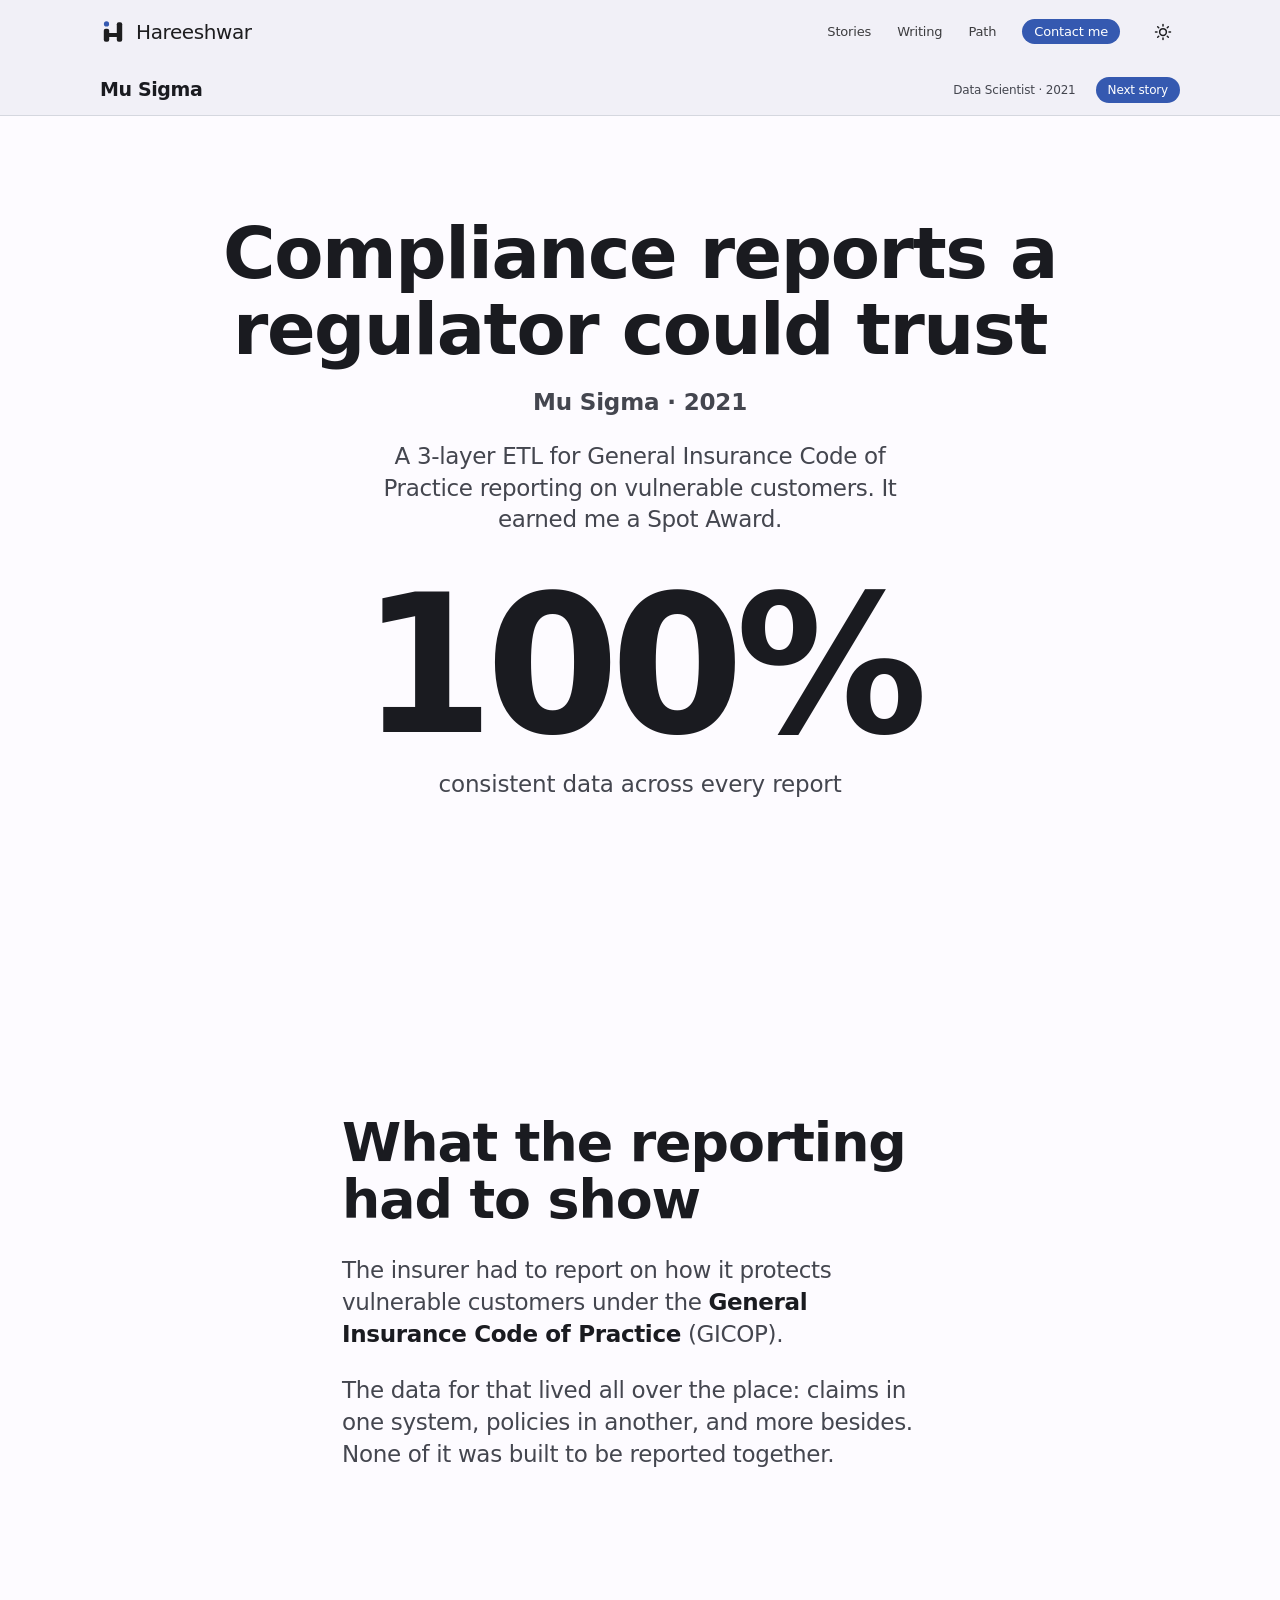
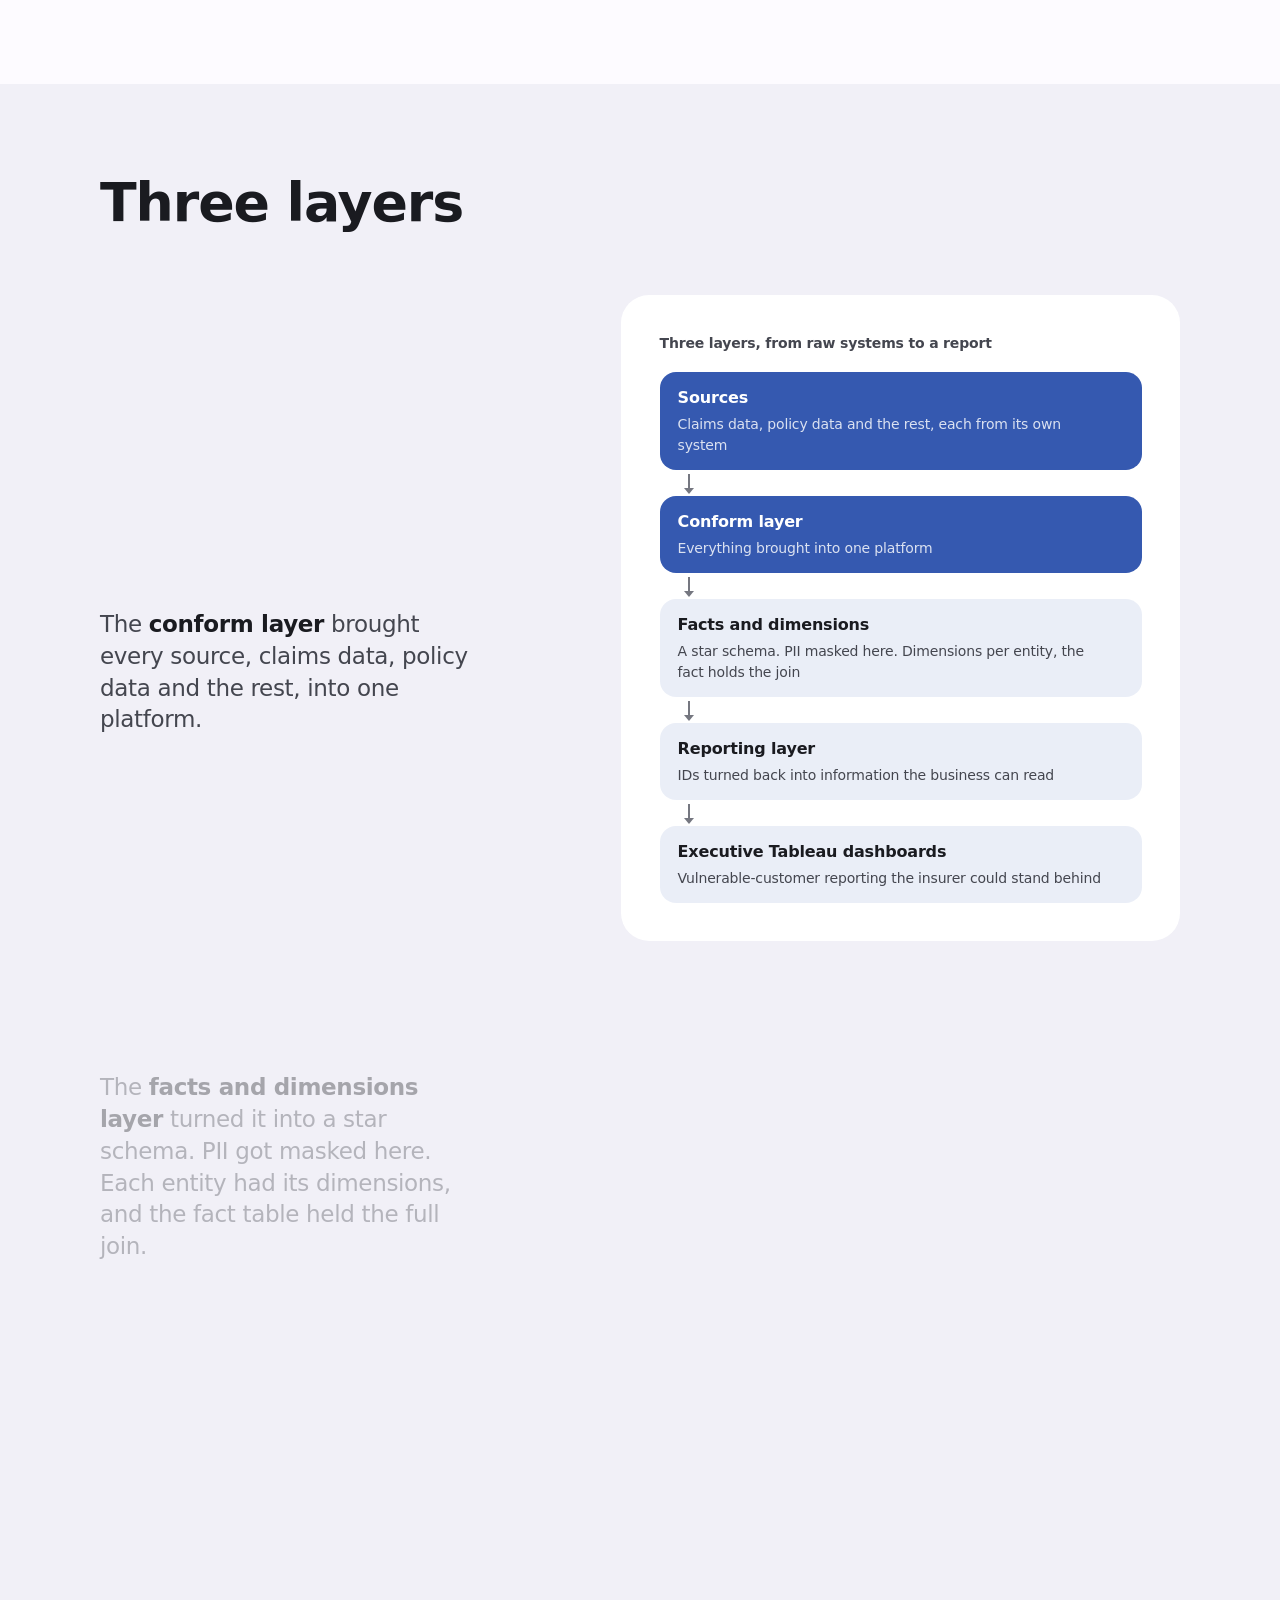
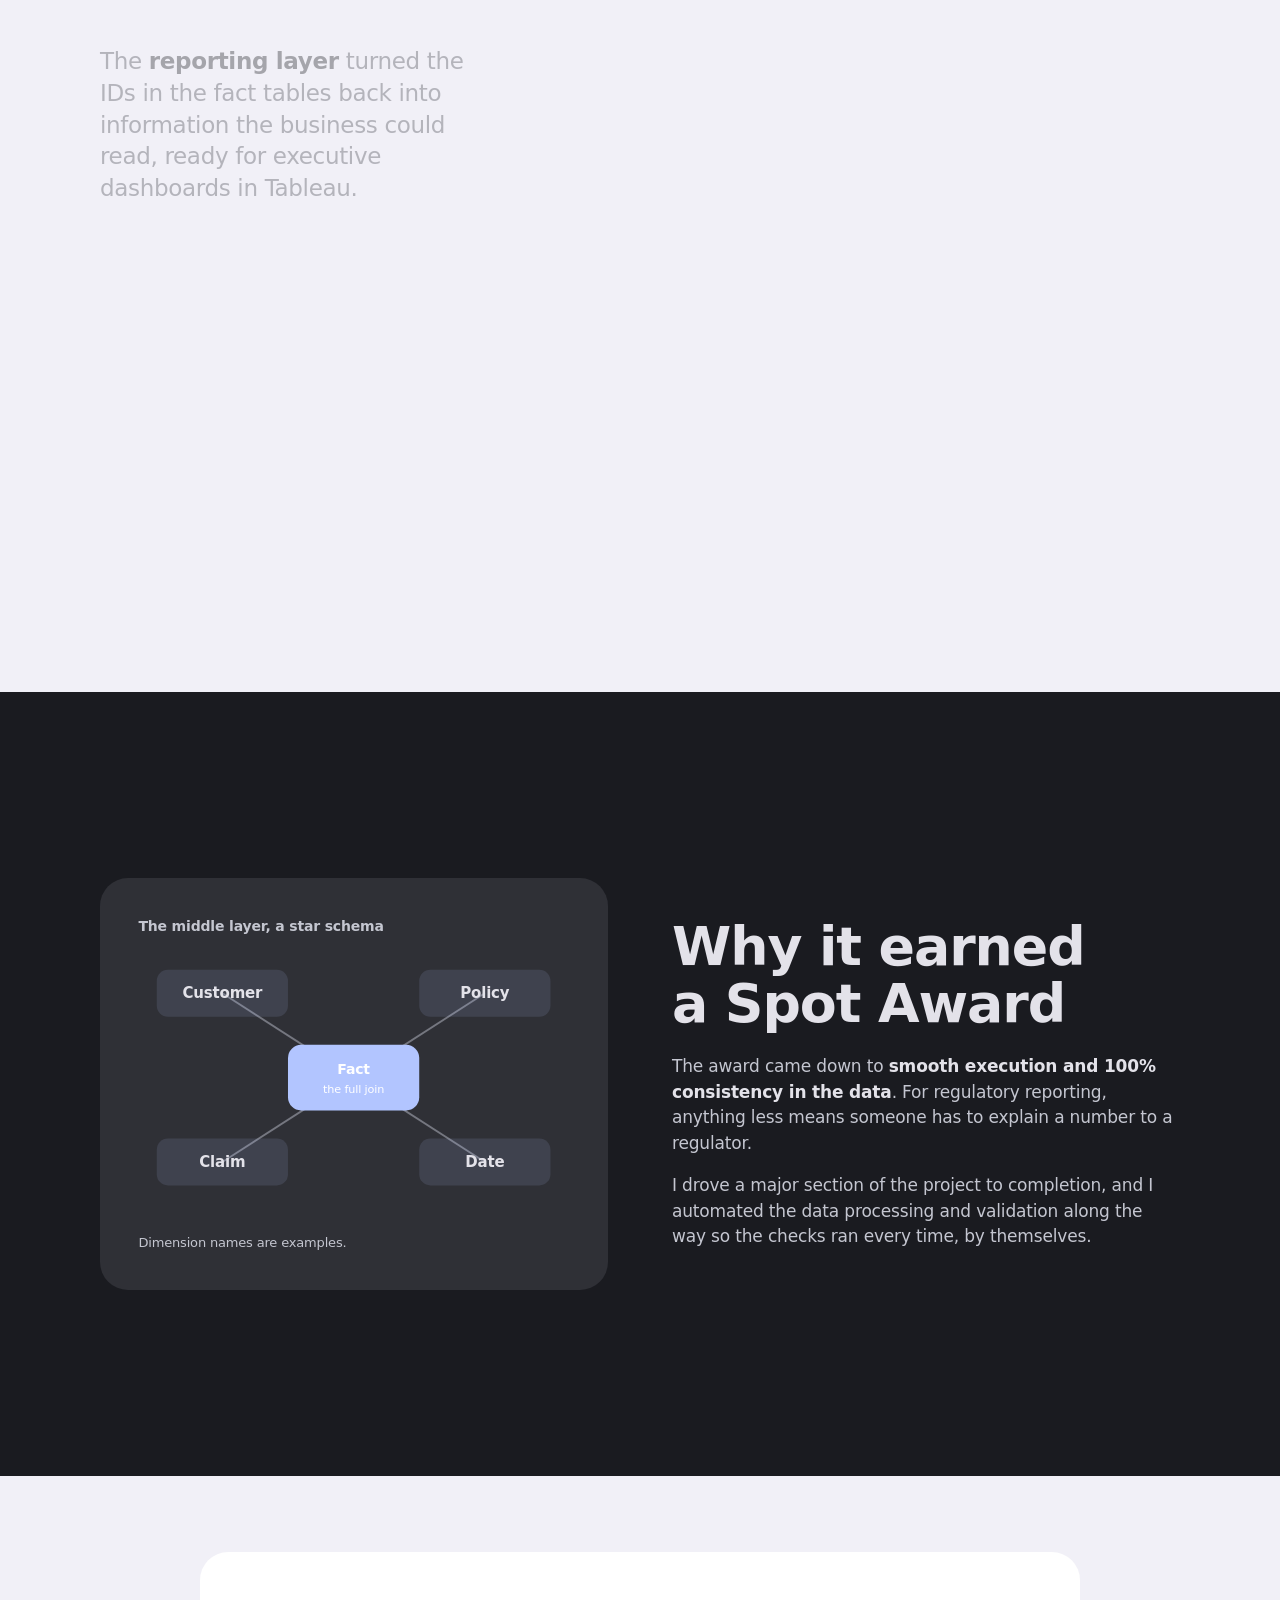
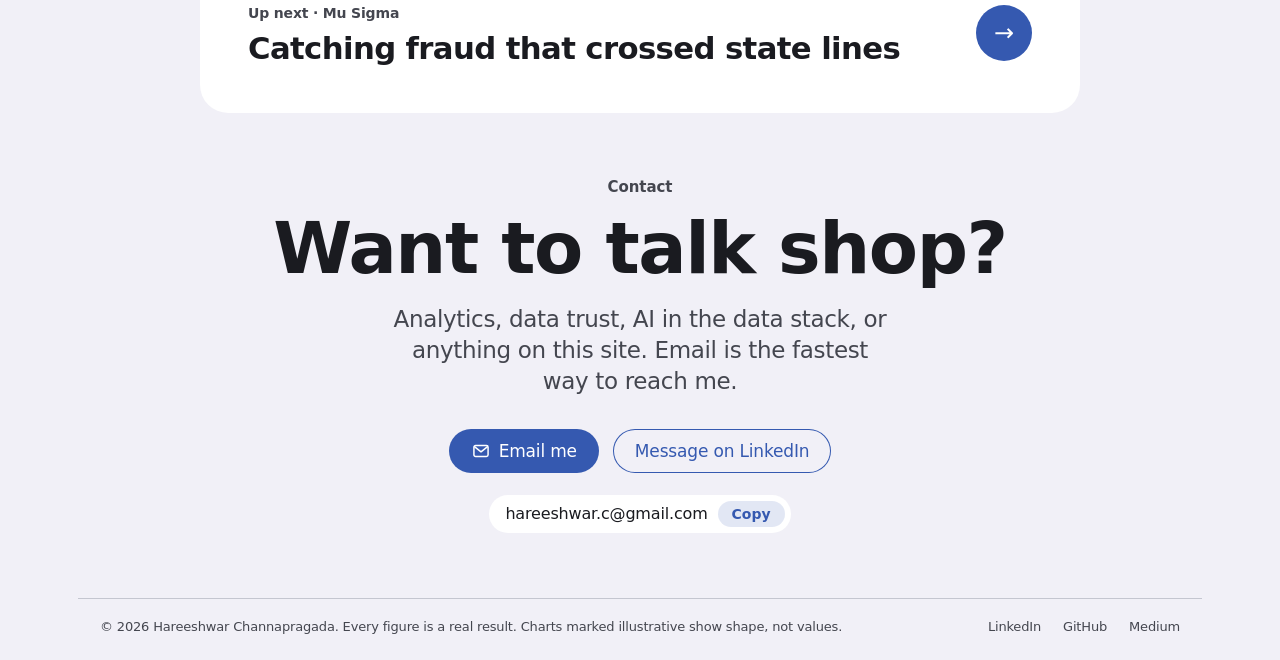
<file: stories/gicop.html>
<!doctype html>
<html lang="en" class="snap-y page-story" data-look="apple" data-mode="light">
<head>
<meta charset="utf-8">
<meta name="viewport" content="width=device-width, initial-scale=1, viewport-fit=cover">
<meta name="color-scheme" content="light dark">
<meta name="theme-color" content="#ffffff">
<script>(function(){var d=document.documentElement,q=new URLSearchParams(location.search).get('look'),s=null;
try{if(q)sessionStorage.setItem('look',q);s=sessionStorage.getItem('look')}catch(e){}
var ua=navigator.userAgent,ipad=navigator.platform==='MacIntel'&&navigator.maxTouchPoints>1,look='android';
if(/iPhone|iPad|iPod|Macintosh|Mac OS X/.test(ua)||ipad)look='apple';else if(/Windows/.test(ua))look='windows';
if(s==='apple'||s==='android'||s==='windows')look=s;d.setAttribute('data-look',look);
var W=function(k){var m=new RegExp('(?:^|;)'+k+'=([a-z]+)').exec(window.name||'');return m?m[1]:null};
var t=null;try{t=localStorage.getItem('theme')}catch(e){}if(t!=='light'&&t!=='dark')t=W('theme');
if(t!=='light'&&t!=='dark')t=matchMedia('(prefers-color-scheme: dark)').matches?'dark':'light';var B={apple:['#ffffff','#000000'],android:['#fdfbff','#121318'],windows:['#fafafa','#202020']};var M=function(m){d.setAttribute('data-mode',m);d.style.colorScheme=m;var c=document.querySelector('meta[name="theme-color"]');if(c)c.setAttribute('content',B[d.getAttribute('data-look')][m==='dark'?1:0])};M(t);addEventListener('pageshow',function(){var x=null;try{x=localStorage.getItem('theme')}catch(e){}if(x!=='light'&&x!=='dark')x=W('theme');if((x==='light'||x==='dark')&&x!==d.getAttribute('data-mode'))M(x)});addEventListener('storage',function(ev){if(ev.key==='theme'&&(ev.newValue==='light'||ev.newValue==='dark'))M(ev.newValue)});
var n=null;try{n=sessionStorage.getItem('nav');sessionStorage.removeItem('nav')}catch(e){}if(location.hash==='#top')n='next';if(!n)n=W('nav');try{window.name=(window.name||'').replace(/(^|;)nav=[a-z]+/,'')}catch(e){}
var vt=n==='next';if(vt){d.classList.add('vt-next');try{history.scrollRestoration='manual'}catch(e){}}
var top=function(){if(vt)scrollTo(0,0)},done=function(){d.classList.remove('vt-next')};
addEventListener('pageswap',function(ev){var v=ev.viewTransition;if(v){var z=function(){};v.ready.catch(z);v.finished.catch(z);v.updateCallbackDone&&v.updateCallbackDone.catch(z)}});addEventListener('pagereveal',function(ev){top();var v=ev.viewTransition;if(v){v.ready.catch(done);v.finished.then(done,done);v.updateCallbackDone&&v.updateCallbackDone.catch(done)}else done()});
if(vt){addEventListener('DOMContentLoaded',top);addEventListener('load',function(){top();setTimeout(done,900);if(location.hash==='#top'){try{history.replaceState(null,'',location.pathname+location.search)}catch(e){}}})}})();</script>
<title>Compliance reports a regulator could trust | Hareeshwar Channapragada</title>
<meta name="description" content="A 3-layer ETL for General Insurance Code of Practice reporting on vulnerable customers. It earned me a Spot Award.">
<link rel="canonical" href="https://hareeshwar.com/stories/gicop.html">
<meta property="og:type" content="website">
<meta property="og:site_name" content="Hareeshwar Channapragada">
<meta property="og:url" content="https://hareeshwar.com/stories/gicop.html">
<meta property="og:title" content="Compliance reports a regulator could trust | Hareeshwar Channapragada">
<meta property="og:description" content="A 3-layer ETL for General Insurance Code of Practice reporting on vulnerable customers. It earned me a Spot Award.">
<meta property="og:image" content="https://hareeshwar.com/assets/og.png">
<meta name="twitter:card" content="summary_large_image">
<link rel="icon" href="/assets/icon.svg" type="image/svg+xml">
<link rel="apple-touch-icon" href="/assets/apple-touch-icon.png">
<link rel="manifest" href="/site.webmanifest">
<link rel="preconnect" href="https://cdn.jsdelivr.net" crossorigin>
<link rel="stylesheet" href="/assets/site.css">
<script defer src="https://cdn.jsdelivr.net/npm/gsap@3.15.0/dist/gsap.min.js" integrity="sha384-XmJ9SoHtVOHoQUcKvFAzVXwdkKo1Ie3bhmSoIAkcdsHGaIrVJIkmozyq0FJeb/Ly" crossorigin="anonymous"></script>
<script defer src="/assets/site.js"></script>
<script type="application/ld+json">{"@context": "https://schema.org", "@type": "Article", "headline": "Compliance reports a regulator could trust", "description": "A 3-layer ETL for General Insurance Code of Practice reporting on vulnerable customers. It earned me a Spot Award.", "author": {"@type": "Person", "name": "Hareeshwar Channapragada", "url": "https://hareeshwar.com/"}, "about": "Mu Sigma", "url": "https://hareeshwar.com/stories/gicop.html"}</script>
</head>
<body>
<a class="skip" href="#main">Skip to content</a>
<header class="gnav"><div class="wrap">
<a class="brand" href="/" aria-label="Hareeshwar Channapragada, home"><svg class="mark" viewBox="0 0 24 24" width="24" height="24" aria-hidden="true"><rect x="3.5" y="9" width="5" height="12" rx="1.8" fill="currentColor"/><rect x="15.5" y="3" width="5" height="18" rx="1.8" fill="currentColor"/><rect x="6" y="13" width="12" height="3.6" rx="1.4" fill="currentColor"/><circle cx="6" cy="4.5" r="2.4" class="mark-dot"/></svg>Hareeshwar</a>
<nav aria-label="Main"><ul>
<li class="hide-s"><a href="/#stories">Stories</a></li>
<li class="hide-s"><a href="/#writing">Writing</a></li>
<li class="hide-s"><a href="/#path">Path</a></li>
<li class="hide-s"><a class="nav-cta" href="#contact">Contact me</a></li>
<li><button class="theme-btn" type="button" aria-label="Switch between light and dark" aria-pressed="false"><svg class="sun" viewBox="0 0 24 24" fill="none" stroke="currentColor" stroke-width="2" stroke-linecap="round" aria-hidden="true"><circle cx="12" cy="12" r="4.5"/><path d="M12 2v2M12 20v2M4.9 4.9l1.4 1.4M17.7 17.7l1.4 1.4M2 12h2M20 12h2M4.9 19.1l1.4-1.4M17.7 6.3l1.4-1.4"/></svg><svg class="moon" viewBox="0 0 24 24" fill="none" stroke="currentColor" stroke-width="2" stroke-linecap="round" aria-hidden="true"><path d="M20 14.5A8 8 0 1 1 9.5 4a6.5 6.5 0 0 0 10.5 10.5z"/></svg></button></li>
</ul></nav></div></header><nav class="lnav" aria-label="Story"><div class="wrap"><span class="lt">Mu Sigma</span>
<div class="rt"><span class="hide-s" style="color:var(--ink-2)">Data Scientist · 2021</span><a class="pill" href="/stories/fraud-detection.html#top" data-next>Next story</a></div></div><span class="progress"></span></nav>
<main id="main">
<section class="s-hero snap" id="top"><div class="wrap">
<h1 style="view-transition-name:t-gicop">Compliance reports a regulator could trust</h1>
<p class="co">Mu Sigma · 2021</p>
<p class="lead dek">A 3-layer ETL for General Insurance Code of Practice reporting on vulnerable customers. It earned me a Spot Award.</p>
<div class="big" data-rise><b data-count="100" data-dec="0" data-pre="" data-suf="%">100%</b><span>consistent data across every report</span></div>
</div></section><section class="sec snap " aria-labelledby="c0"><div class="wrap stack-center" data-rise><h2 id="c0" style="font-size:var(--h-2)">What the reporting had to show</h2><div class="body" style="margin-top:26px"><p>The insurer had to report on how it protects vulnerable customers under the <strong>General Insurance Code of Practice</strong> (GICOP).</p><p>The data for that lived all over the place: claims in one system, policies in another, and more besides. None of it was built to be reported together.</p></div></div></section><section class="sec snap alt" aria-labelledby="c1"><div class="wrap"><div class="ch-head" data-rise><h2 id="c1">Three layers</h2></div>
<div class="scrolly"><div class="steps"><div class="step"><p>The <strong>conform layer</strong> brought every source, claims data, policy data and the rest, into one platform.</p></div><div class="step"><p>The <strong>facts and dimensions layer</strong> turned it into a star schema. PII got masked here. Each entity had its dimensions, and the fact table held the full join.</p></div><div class="step"><p>The <strong>reporting layer</strong> turned the IDs in the fact tables back into information the business could read, ready for executive dashboards in Tableau.</p></div></div><div class="viz"><div class="panel"><p class="p-title">Three layers, from raw systems to a report</p><ol class="vflow"><li class="on1"><b>Sources</b><span>Claims data, policy data and the rest, each from its own system</span></li><li class="on1"><b>Conform layer</b><span>Everything brought into one platform</span></li><li class="on2"><b>Facts and dimensions</b><span>A star schema. PII masked here. Dimensions per entity, the fact holds the join</span></li><li class="on3"><b>Reporting layer</b><span>IDs turned back into information the business can read</span></li><li class="on3"><b>Executive Tableau dashboards</b><span>Vulnerable-customer reporting the insurer could stand behind</span></li></ol></div></div></div></div></section><section class="sec snap stage" aria-labelledby="c2"><div class="wrap"><div class="ch-text flip"><div data-rise><h2 id="c2" style="font-size:var(--h-2)">Why it earned a Spot Award</h2><div class="body" style="margin-top:22px"><p>The award came down to <strong>smooth execution and 100% consistency in the data</strong>. For regulatory reporting, anything less means someone has to explain a number to a regulator.</p><p>I drove a major section of the project to completion, and I automated the data processing and validation along the way so the checks ran every time, by themselves.</p></div></div>
<div data-rise style="--d:1"><div class="panel"><p class="p-title">The middle layer, a star schema</p><svg viewBox="0 0 460 300" role="img" aria-label="A star schema: a central fact table joined to customer, policy, claim and date dimensions">
<g class="k2" stroke-width="2"><line x1="230" y1="150" x2="90" y2="60"/><line x1="230" y1="150" x2="370" y2="60"/><line x1="230" y1="150" x2="90" y2="240"/><line x1="230" y1="150" x2="370" y2="240"/></g>
<rect x="160" y="115" width="140" height="70" rx="14" class="f1"/><text x="230" y="146" text-anchor="middle" class="tw" style="font-weight:600">Fact</text><text x="230" y="166" text-anchor="middle" class="tw" style="font-size:12px">the full join</text>
<g><rect x="20" y="35" width="140" height="50" rx="12" class="fn"/><text x="90" y="65" text-anchor="middle" class="t-strong">Customer</text></g>
<g><rect x="300" y="35" width="140" height="50" rx="12" class="fn"/><text x="370" y="65" text-anchor="middle" class="t-strong">Policy</text></g>
<g><rect x="20" y="215" width="140" height="50" rx="12" class="fn"/><text x="90" y="245" text-anchor="middle" class="t-strong">Claim</text></g>
<g><rect x="300" y="215" width="140" height="50" rx="12" class="fn"/><text x="370" y="245" text-anchor="middle" class="t-strong">Date</text></g>
</svg><p class="p-note">Dimension names are examples.</p></div></div></div></div></section><section class="contact snap" id="contact" aria-labelledby="contact-h">
<div class="wrap contact-in"><a class="next" href="/stories/fraud-detection.html#top" data-next data-rise>
<div><small>Up next · Mu Sigma</small><h3 style="view-transition-name:t-fraud-detection">Catching fraud that crossed state lines</h3></div><span class="arrow" aria-hidden="true">→</span></a>
<p class="kicker" data-rise>Contact</p>
<h2 id="contact-h" data-rise style="--d:1">Want to talk shop?</h2>
<p class="lead" data-rise style="--d:2">Analytics, data trust, AI in the data stack, or anything on this site. Email is the fastest way to reach me.</p>
<div class="ctas" data-rise style="--d:3"><a class="btn" href="mailto:hareeshwar.c@gmail.com"><svg viewBox="0 0 24 24" fill="none" stroke="currentColor" stroke-width="1.8" stroke-linecap="round" stroke-linejoin="round" aria-hidden="true"><rect x="3.5" y="5.5" width="17" height="13" rx="2"/><path d="m4.5 7 7.5 6 7.5-6"/></svg>Email me</a><a class="btn ghost" href="https://www.linkedin.com/in/hareeshwarc/">Message on LinkedIn</a></div>
<p class="mail" data-rise style="--d:4"><span>hareeshwar.c@gmail.com</span><button class="copy" type="button" data-copy="hareeshwar.c@gmail.com">Copy</button></p>
</div>
<footer class="foot"><div class="wrap row"><span>© 2026 Hareeshwar Channapragada. Every figure is a real result. Charts marked illustrative show shape, not values.</span>
<ul><li><a href="https://www.linkedin.com/in/hareeshwarc/">LinkedIn</a></li><li><a href="https://github.com/hareeshwarc">GitHub</a></li><li><a href="https://hareeshwar98.medium.com/">Medium</a></li></ul></div></footer>
</section>
</main>
<nav class="tabbar" aria-label="Sections"><a href="/" data-tab="home"><span class="ic"><svg viewBox="0 0 24 24" fill="none" stroke="currentColor" stroke-width="1.8" stroke-linecap="round" stroke-linejoin="round" aria-hidden="true"><path d="M4 11.5 12 5l8 6.5V20a1 1 0 0 1-1 1h-4.5v-5.5h-5V21H5a1 1 0 0 1-1-1z"/></svg></span><span class="lb">Home</span></a><a href="/#stories" data-tab="stories" aria-current="page"><span class="ic"><svg viewBox="0 0 24 24" fill="none" stroke="currentColor" stroke-width="1.8" stroke-linecap="round" stroke-linejoin="round" aria-hidden="true"><rect x="4" y="12" width="4" height="8" rx="1"/><rect x="10" y="7" width="4" height="13" rx="1"/><rect x="16" y="4" width="4" height="16" rx="1"/></svg></span><span class="lb">Stories</span></a><a href="/#writing" data-tab="writing"><span class="ic"><svg viewBox="0 0 24 24" fill="none" stroke="currentColor" stroke-width="1.8" stroke-linecap="round" stroke-linejoin="round" aria-hidden="true"><path d="M5 19h4L19.5 8.5a2.1 2.1 0 0 0-3-3L6 16z"/><path d="M14.5 7.5l3 3"/></svg></span><span class="lb">Writing</span></a><a href="#contact" data-tab="contact"><span class="ic"><svg viewBox="0 0 24 24" fill="none" stroke="currentColor" stroke-width="1.8" stroke-linecap="round" stroke-linejoin="round" aria-hidden="true"><rect x="3.5" y="5.5" width="17" height="13" rx="2"/><path d="m4.5 7 7.5 6 7.5-6"/></svg></span><span class="lb">Contact</span></a></nav>
</body></html>
</file>
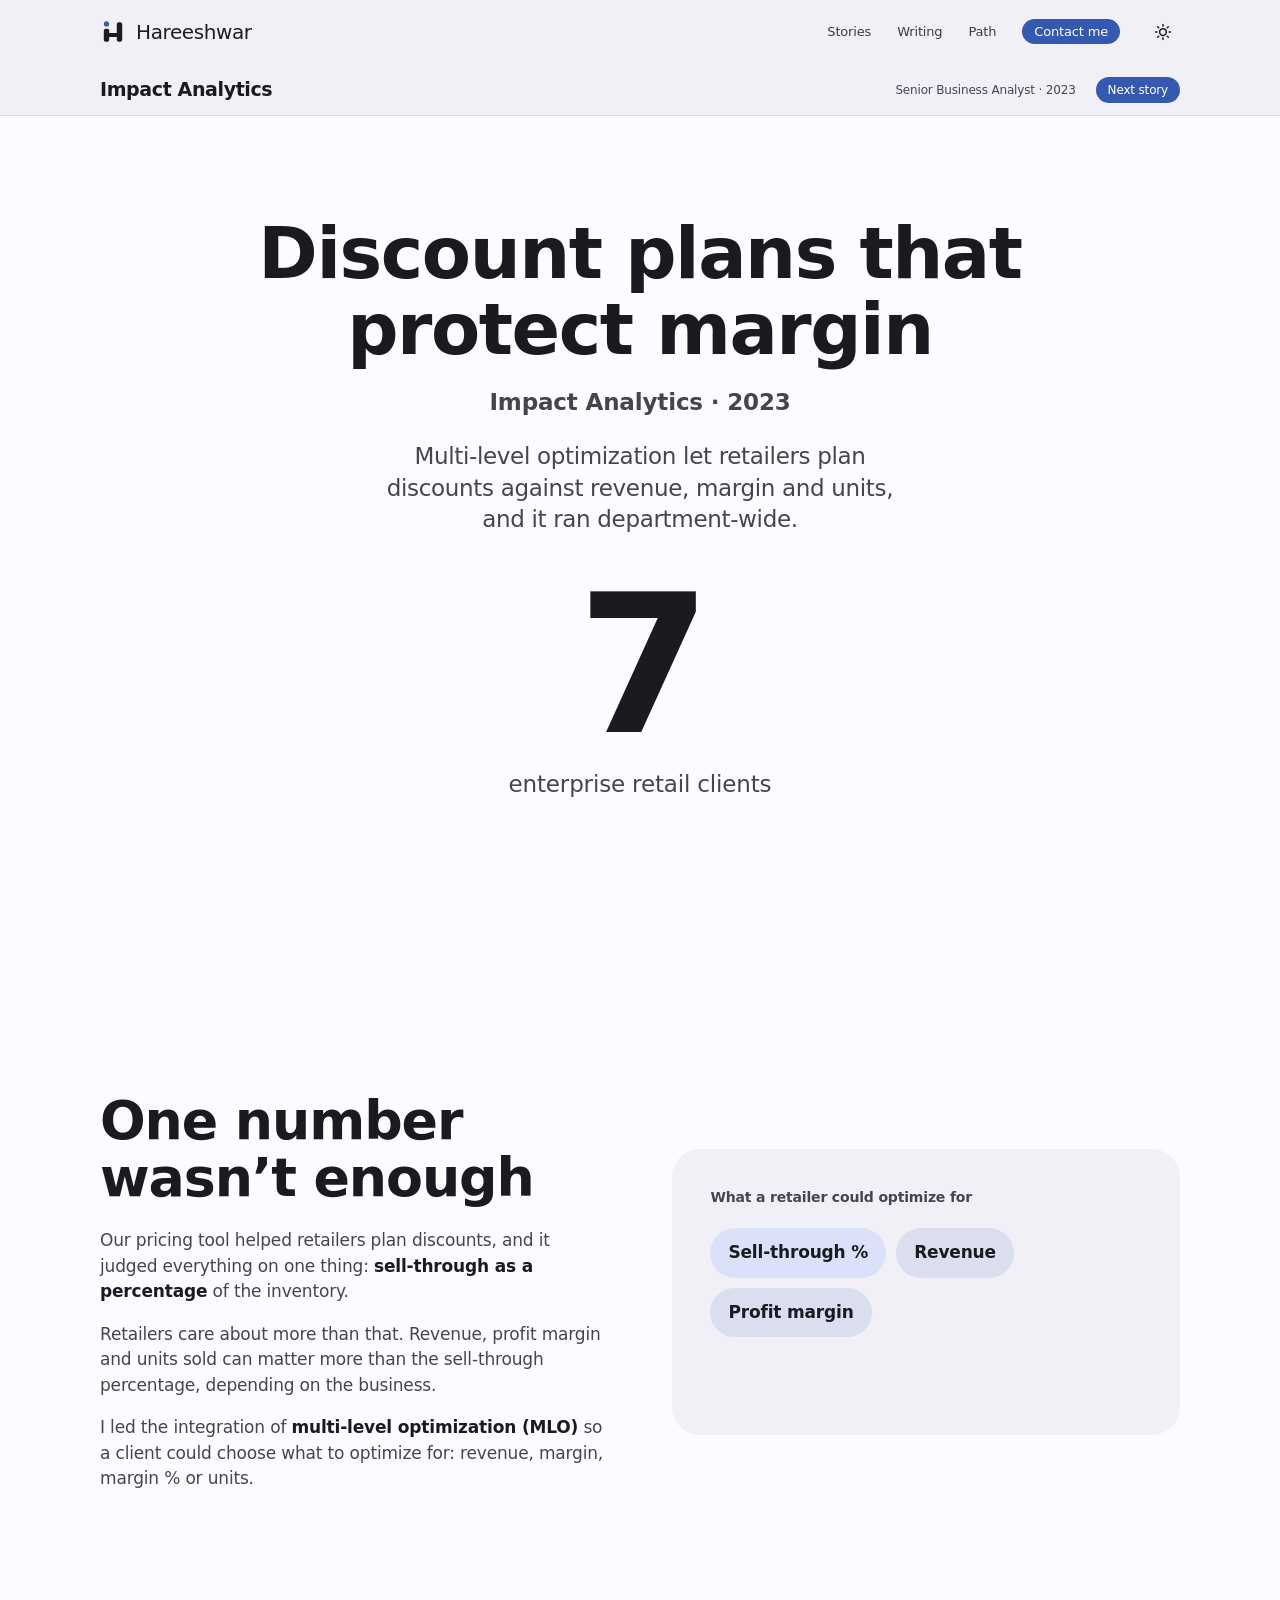
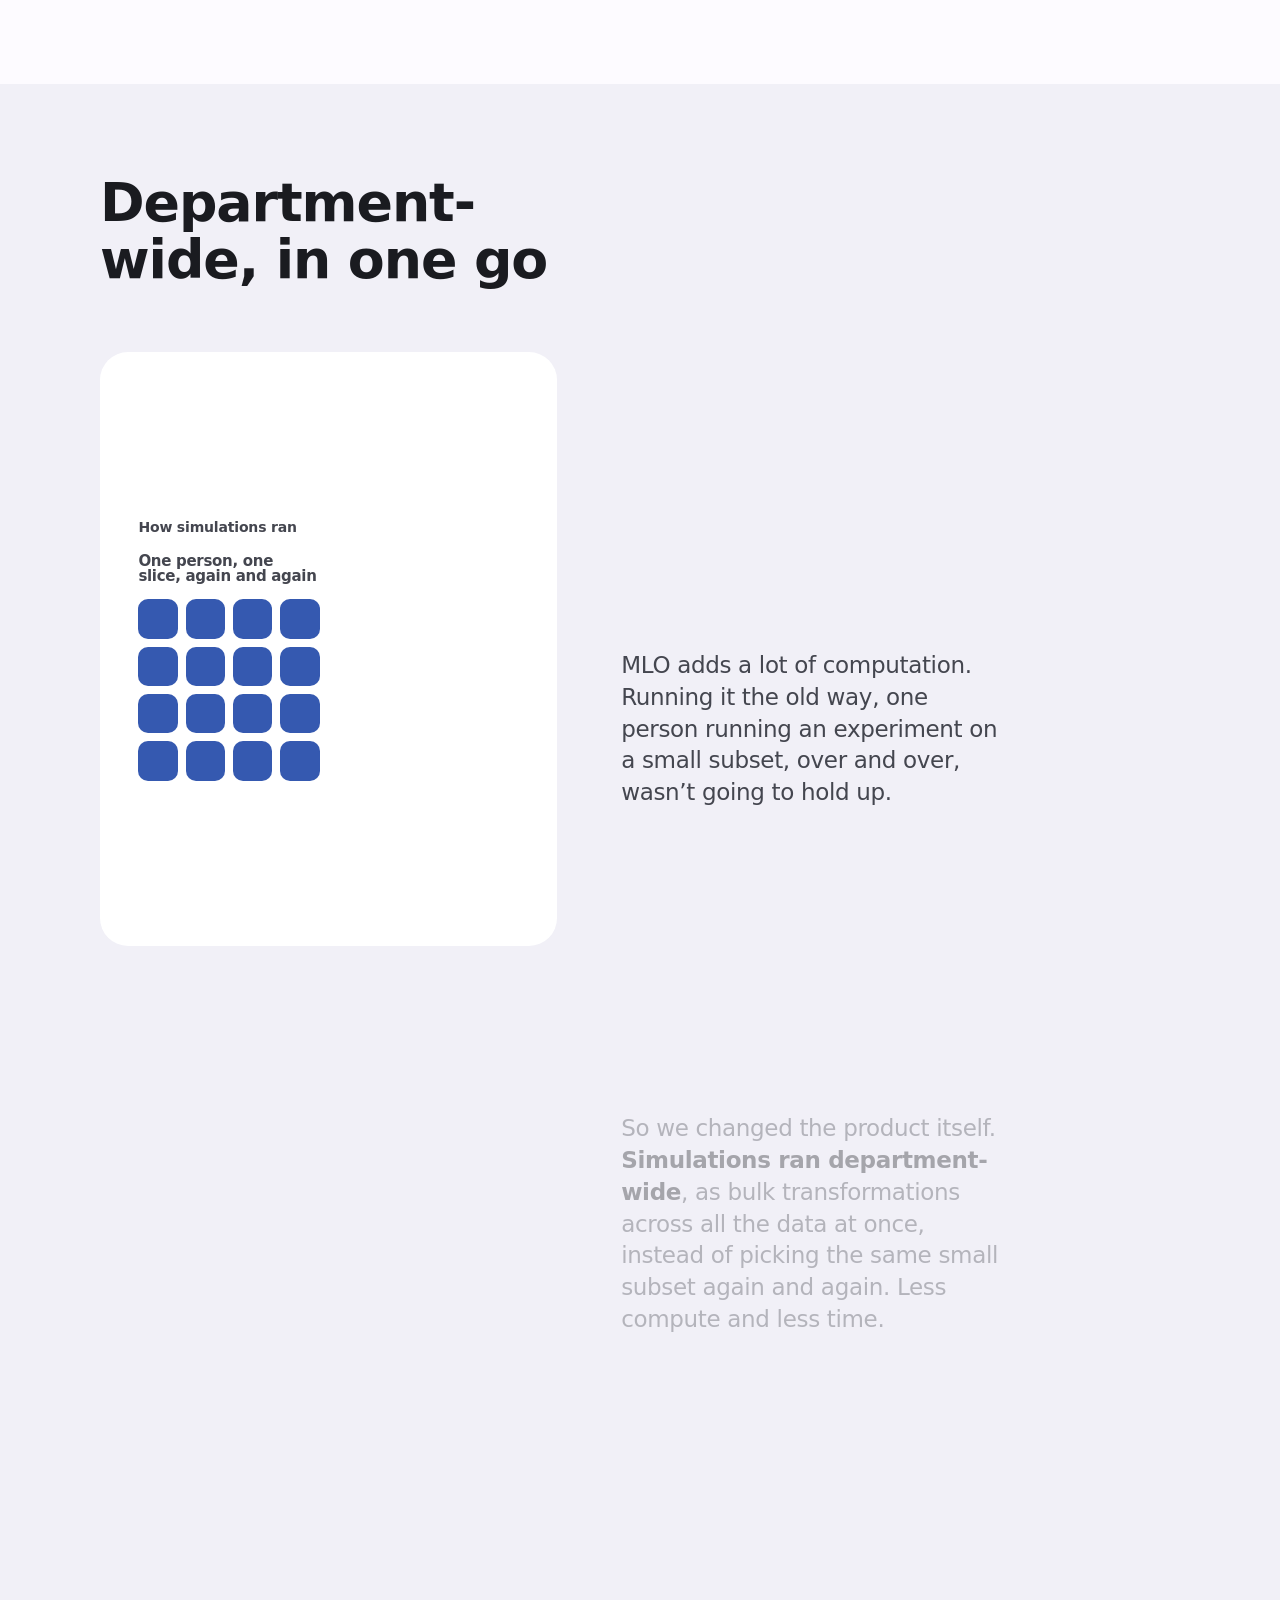
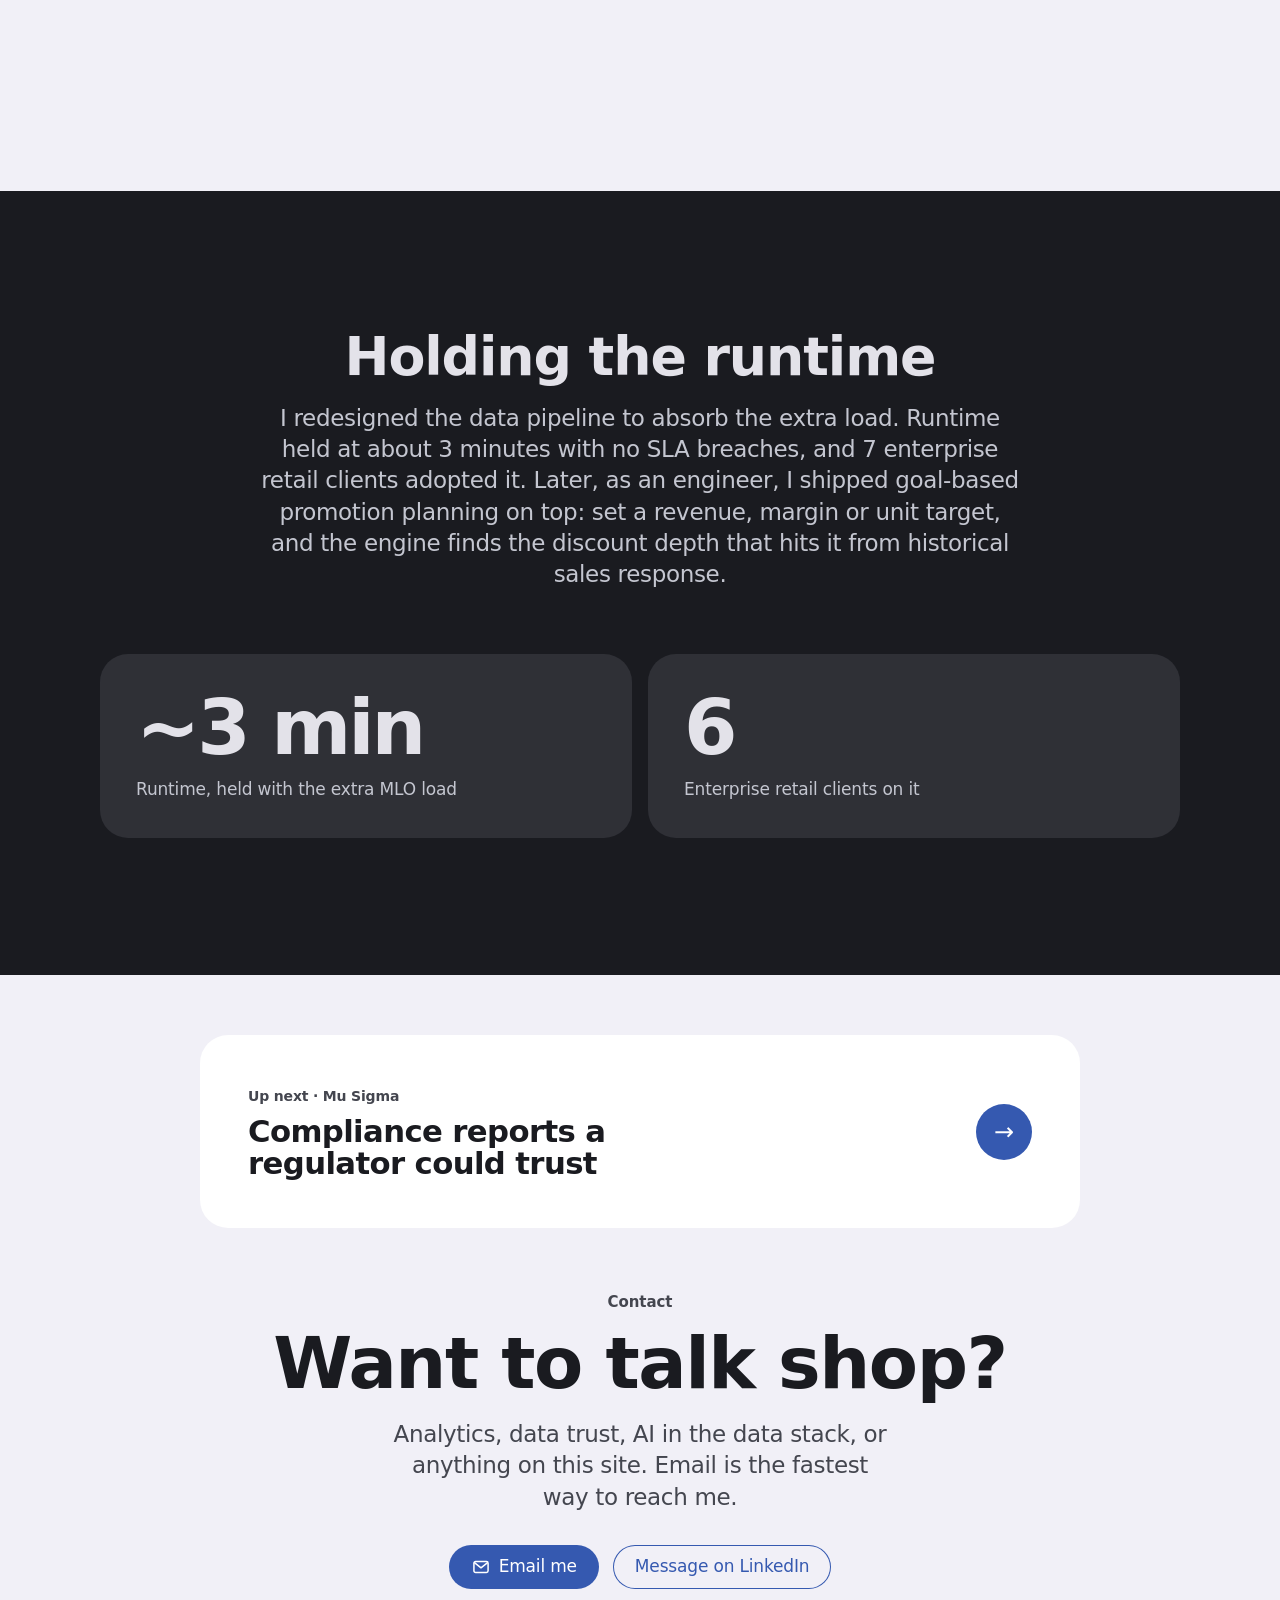
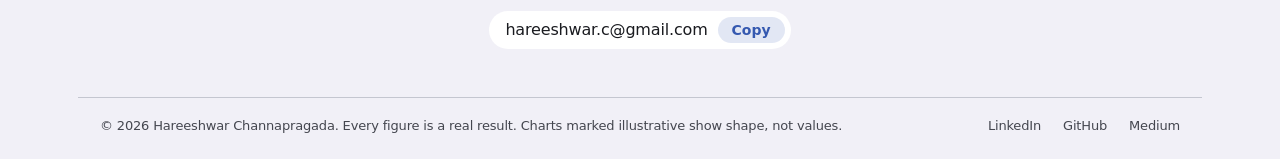
<file: stories/multi-level-optimization.html>
<!doctype html>
<html lang="en" class="snap-y page-story" data-look="apple" data-mode="light">
<head>
<meta charset="utf-8">
<meta name="viewport" content="width=device-width, initial-scale=1, viewport-fit=cover">
<meta name="color-scheme" content="light dark">
<meta name="theme-color" content="#ffffff">
<script>(function(){var d=document.documentElement,q=new URLSearchParams(location.search).get('look'),s=null;
try{if(q)sessionStorage.setItem('look',q);s=sessionStorage.getItem('look')}catch(e){}
var ua=navigator.userAgent,ipad=navigator.platform==='MacIntel'&&navigator.maxTouchPoints>1,look='android';
if(/iPhone|iPad|iPod|Macintosh|Mac OS X/.test(ua)||ipad)look='apple';else if(/Windows/.test(ua))look='windows';
if(s==='apple'||s==='android'||s==='windows')look=s;d.setAttribute('data-look',look);
var W=function(k){var m=new RegExp('(?:^|;)'+k+'=([a-z]+)').exec(window.name||'');return m?m[1]:null};
var t=null;try{t=localStorage.getItem('theme')}catch(e){}if(t!=='light'&&t!=='dark')t=W('theme');
if(t!=='light'&&t!=='dark')t=matchMedia('(prefers-color-scheme: dark)').matches?'dark':'light';var B={apple:['#ffffff','#000000'],android:['#fdfbff','#121318'],windows:['#fafafa','#202020']};var M=function(m){d.setAttribute('data-mode',m);d.style.colorScheme=m;var c=document.querySelector('meta[name="theme-color"]');if(c)c.setAttribute('content',B[d.getAttribute('data-look')][m==='dark'?1:0])};M(t);addEventListener('pageshow',function(){var x=null;try{x=localStorage.getItem('theme')}catch(e){}if(x!=='light'&&x!=='dark')x=W('theme');if((x==='light'||x==='dark')&&x!==d.getAttribute('data-mode'))M(x)});addEventListener('storage',function(ev){if(ev.key==='theme'&&(ev.newValue==='light'||ev.newValue==='dark'))M(ev.newValue)});
var n=null;try{n=sessionStorage.getItem('nav');sessionStorage.removeItem('nav')}catch(e){}if(location.hash==='#top')n='next';if(!n)n=W('nav');try{window.name=(window.name||'').replace(/(^|;)nav=[a-z]+/,'')}catch(e){}
var vt=n==='next';if(vt){d.classList.add('vt-next');try{history.scrollRestoration='manual'}catch(e){}}
var top=function(){if(vt)scrollTo(0,0)},done=function(){d.classList.remove('vt-next')};
addEventListener('pageswap',function(ev){var v=ev.viewTransition;if(v){var z=function(){};v.ready.catch(z);v.finished.catch(z);v.updateCallbackDone&&v.updateCallbackDone.catch(z)}});addEventListener('pagereveal',function(ev){top();var v=ev.viewTransition;if(v){v.ready.catch(done);v.finished.then(done,done);v.updateCallbackDone&&v.updateCallbackDone.catch(done)}else done()});
if(vt){addEventListener('DOMContentLoaded',top);addEventListener('load',function(){top();setTimeout(done,900);if(location.hash==='#top'){try{history.replaceState(null,'',location.pathname+location.search)}catch(e){}}})}})();</script>
<title>Discount plans that protect margin | Hareeshwar Channapragada</title>
<meta name="description" content="Multi-level optimization let retailers plan discounts against revenue, margin and units, and it ran department-wide.">
<link rel="canonical" href="https://hareeshwar.com/stories/multi-level-optimization.html">
<meta property="og:type" content="website">
<meta property="og:site_name" content="Hareeshwar Channapragada">
<meta property="og:url" content="https://hareeshwar.com/stories/multi-level-optimization.html">
<meta property="og:title" content="Discount plans that protect margin | Hareeshwar Channapragada">
<meta property="og:description" content="Multi-level optimization let retailers plan discounts against revenue, margin and units, and it ran department-wide.">
<meta property="og:image" content="https://hareeshwar.com/assets/og.png">
<meta name="twitter:card" content="summary_large_image">
<link rel="icon" href="/assets/icon.svg" type="image/svg+xml">
<link rel="apple-touch-icon" href="/assets/apple-touch-icon.png">
<link rel="manifest" href="/site.webmanifest">
<link rel="preconnect" href="https://cdn.jsdelivr.net" crossorigin>
<link rel="stylesheet" href="/assets/site.css">
<script defer src="https://cdn.jsdelivr.net/npm/gsap@3.15.0/dist/gsap.min.js" integrity="sha384-XmJ9SoHtVOHoQUcKvFAzVXwdkKo1Ie3bhmSoIAkcdsHGaIrVJIkmozyq0FJeb/Ly" crossorigin="anonymous"></script>
<script defer src="/assets/site.js"></script>
<script type="application/ld+json">{"@context": "https://schema.org", "@type": "Article", "headline": "Discount plans that protect margin", "description": "Multi-level optimization let retailers plan discounts against revenue, margin and units, and it ran department-wide.", "author": {"@type": "Person", "name": "Hareeshwar Channapragada", "url": "https://hareeshwar.com/"}, "about": "Impact Analytics", "url": "https://hareeshwar.com/stories/multi-level-optimization.html"}</script>
</head>
<body>
<a class="skip" href="#main">Skip to content</a>
<header class="gnav"><div class="wrap">
<a class="brand" href="/" aria-label="Hareeshwar Channapragada, home"><svg class="mark" viewBox="0 0 24 24" width="24" height="24" aria-hidden="true"><rect x="3.5" y="9" width="5" height="12" rx="1.8" fill="currentColor"/><rect x="15.5" y="3" width="5" height="18" rx="1.8" fill="currentColor"/><rect x="6" y="13" width="12" height="3.6" rx="1.4" fill="currentColor"/><circle cx="6" cy="4.5" r="2.4" class="mark-dot"/></svg>Hareeshwar</a>
<nav aria-label="Main"><ul>
<li class="hide-s"><a href="/#stories">Stories</a></li>
<li class="hide-s"><a href="/#writing">Writing</a></li>
<li class="hide-s"><a href="/#path">Path</a></li>
<li class="hide-s"><a class="nav-cta" href="#contact">Contact me</a></li>
<li><button class="theme-btn" type="button" aria-label="Switch between light and dark" aria-pressed="false"><svg class="sun" viewBox="0 0 24 24" fill="none" stroke="currentColor" stroke-width="2" stroke-linecap="round" aria-hidden="true"><circle cx="12" cy="12" r="4.5"/><path d="M12 2v2M12 20v2M4.9 4.9l1.4 1.4M17.7 17.7l1.4 1.4M2 12h2M20 12h2M4.9 19.1l1.4-1.4M17.7 6.3l1.4-1.4"/></svg><svg class="moon" viewBox="0 0 24 24" fill="none" stroke="currentColor" stroke-width="2" stroke-linecap="round" aria-hidden="true"><path d="M20 14.5A8 8 0 1 1 9.5 4a6.5 6.5 0 0 0 10.5 10.5z"/></svg></button></li>
</ul></nav></div></header><nav class="lnav" aria-label="Story"><div class="wrap"><span class="lt">Impact Analytics</span>
<div class="rt"><span class="hide-s" style="color:var(--ink-2)">Senior Business Analyst · 2023</span><a class="pill" href="/stories/gicop.html#top" data-next>Next story</a></div></div><span class="progress"></span></nav>
<main id="main">
<section class="s-hero snap" id="top"><div class="wrap">
<h1 style="view-transition-name:t-multi-level-optimization">Discount plans that protect margin</h1>
<p class="co">Impact Analytics · 2023</p>
<p class="lead dek">Multi-level optimization let retailers plan discounts against revenue, margin and units, and it ran department-wide.</p>
<div class="big" data-rise><b data-count="7" data-dec="0" data-pre="" data-suf="">7</b><span>enterprise retail clients</span></div>
</div></section><section class="sec snap " aria-labelledby="c0"><div class="wrap"><div class="ch-text"><div data-rise><h2 id="c0" style="font-size:var(--h-2)">One number wasn’t enough</h2><div class="body" style="margin-top:22px"><p>Our pricing tool helped retailers plan discounts, and it judged everything on one thing: <strong>sell-through as a percentage</strong> of the inventory.</p><p>Retailers care about more than that. Revenue, profit margin and units sold can matter more than the sell-through percentage, depending on the business.</p><p>I led the integration of <strong>multi-level optimization (MLO)</strong> so a client could choose what to optimize for: revenue, margin, margin % or units.</p></div></div>
<div data-rise style="--d:1"><div class="panel" data-autostep="4" data-gap="700"><p class="p-title">What a retailer could optimize for</p><div class="chips" style="margin-top:20px"><span class="base">Sell-through %</span><span class="c1">Revenue</span><span class="c2">Profit margin</span><span class="c3">Margin %</span><span class="c4">Sell-through in units</span></div></div></div></div></div></section><section class="sec snap alt" aria-labelledby="c1"><div class="wrap"><div class="ch-head" data-rise><h2 id="c1">Department-wide, in one go</h2></div>
<div class="scrolly flip"><div class="steps"><div class="step"><p>MLO adds a lot of computation. Running it the old way, one person running an experiment on a small subset, over and over, wasn’t going to hold up.</p></div><div class="step"><p>So we changed the product itself. <strong>Simulations ran department-wide</strong>, as bulk transformations across all the data at once, instead of picking the same small subset again and again. Less compute and less time.</p></div></div><div class="viz"><div class="panel"><p class="p-title">How simulations ran</p><div class="side-by-side" style="margin-top:16px">
<div class="off2" style="transition:opacity 500ms"><h4>One person, one slice, again and again</h4><div class="boxes" style="--c:4"><i style="--k:0"></i><i style="--k:1"></i><i style="--k:2"></i><i style="--k:3"></i><i style="--k:4"></i><i style="--k:5"></i><i style="--k:6"></i><i style="--k:7"></i><i style="--k:8"></i><i style="--k:9"></i><i style="--k:10"></i><i style="--k:11"></i><i style="--k:12"></i><i style="--k:13"></i><i style="--k:14"></i><i style="--k:15"></i></div></div>
<div class="vis-in at2"><h4>Department-wide, in one bulk run</h4><div style="margin-top:14px;aspect-ratio:1;border-radius:12px;background:var(--viz-1)"></div></div>
</div></div></div></div></div></section><section class="sec snap stage" aria-labelledby="c2"><div class="wrap"><div class="ch-head center" data-rise style="text-align:center"><h2 id="c2">Holding the runtime</h2><p class="lead">I redesigned the data pipeline to absorb the extra load. Runtime held at about 3 minutes with no SLA breaches, and 7 enterprise retail clients adopted it. Later, as an engineer, I shipped goal-based promotion planning on top: set a revenue, margin or unit target, and the engine finds the discount depth that hits it from historical sales response.</p></div>
<div class="figure-wide" data-rise style="--d:1"><div class="bignums">
<div><b>~3 min</b><span>Runtime, held with the extra MLO load</span></div>
<div><b class="num" data-count="7">0</b><span>Enterprise retail clients on it</span></div>
</div></div></div></section><section class="contact snap" id="contact" aria-labelledby="contact-h">
<div class="wrap contact-in"><a class="next" href="/stories/gicop.html#top" data-next data-rise>
<div><small>Up next · Mu Sigma</small><h3 style="view-transition-name:t-gicop">Compliance reports a regulator could trust</h3></div><span class="arrow" aria-hidden="true">→</span></a>
<p class="kicker" data-rise>Contact</p>
<h2 id="contact-h" data-rise style="--d:1">Want to talk shop?</h2>
<p class="lead" data-rise style="--d:2">Analytics, data trust, AI in the data stack, or anything on this site. Email is the fastest way to reach me.</p>
<div class="ctas" data-rise style="--d:3"><a class="btn" href="mailto:hareeshwar.c@gmail.com"><svg viewBox="0 0 24 24" fill="none" stroke="currentColor" stroke-width="1.8" stroke-linecap="round" stroke-linejoin="round" aria-hidden="true"><rect x="3.5" y="5.5" width="17" height="13" rx="2"/><path d="m4.5 7 7.5 6 7.5-6"/></svg>Email me</a><a class="btn ghost" href="https://www.linkedin.com/in/hareeshwarc/">Message on LinkedIn</a></div>
<p class="mail" data-rise style="--d:4"><span>hareeshwar.c@gmail.com</span><button class="copy" type="button" data-copy="hareeshwar.c@gmail.com">Copy</button></p>
</div>
<footer class="foot"><div class="wrap row"><span>© 2026 Hareeshwar Channapragada. Every figure is a real result. Charts marked illustrative show shape, not values.</span>
<ul><li><a href="https://www.linkedin.com/in/hareeshwarc/">LinkedIn</a></li><li><a href="https://github.com/hareeshwarc">GitHub</a></li><li><a href="https://hareeshwar98.medium.com/">Medium</a></li></ul></div></footer>
</section>
</main>
<nav class="tabbar" aria-label="Sections"><a href="/" data-tab="home"><span class="ic"><svg viewBox="0 0 24 24" fill="none" stroke="currentColor" stroke-width="1.8" stroke-linecap="round" stroke-linejoin="round" aria-hidden="true"><path d="M4 11.5 12 5l8 6.5V20a1 1 0 0 1-1 1h-4.5v-5.5h-5V21H5a1 1 0 0 1-1-1z"/></svg></span><span class="lb">Home</span></a><a href="/#stories" data-tab="stories" aria-current="page"><span class="ic"><svg viewBox="0 0 24 24" fill="none" stroke="currentColor" stroke-width="1.8" stroke-linecap="round" stroke-linejoin="round" aria-hidden="true"><rect x="4" y="12" width="4" height="8" rx="1"/><rect x="10" y="7" width="4" height="13" rx="1"/><rect x="16" y="4" width="4" height="16" rx="1"/></svg></span><span class="lb">Stories</span></a><a href="/#writing" data-tab="writing"><span class="ic"><svg viewBox="0 0 24 24" fill="none" stroke="currentColor" stroke-width="1.8" stroke-linecap="round" stroke-linejoin="round" aria-hidden="true"><path d="M5 19h4L19.5 8.5a2.1 2.1 0 0 0-3-3L6 16z"/><path d="M14.5 7.5l3 3"/></svg></span><span class="lb">Writing</span></a><a href="#contact" data-tab="contact"><span class="ic"><svg viewBox="0 0 24 24" fill="none" stroke="currentColor" stroke-width="1.8" stroke-linecap="round" stroke-linejoin="round" aria-hidden="true"><rect x="3.5" y="5.5" width="17" height="13" rx="2"/><path d="m4.5 7 7.5 6 7.5-6"/></svg></span><span class="lb">Contact</span></a></nav>
</body></html>
</file>
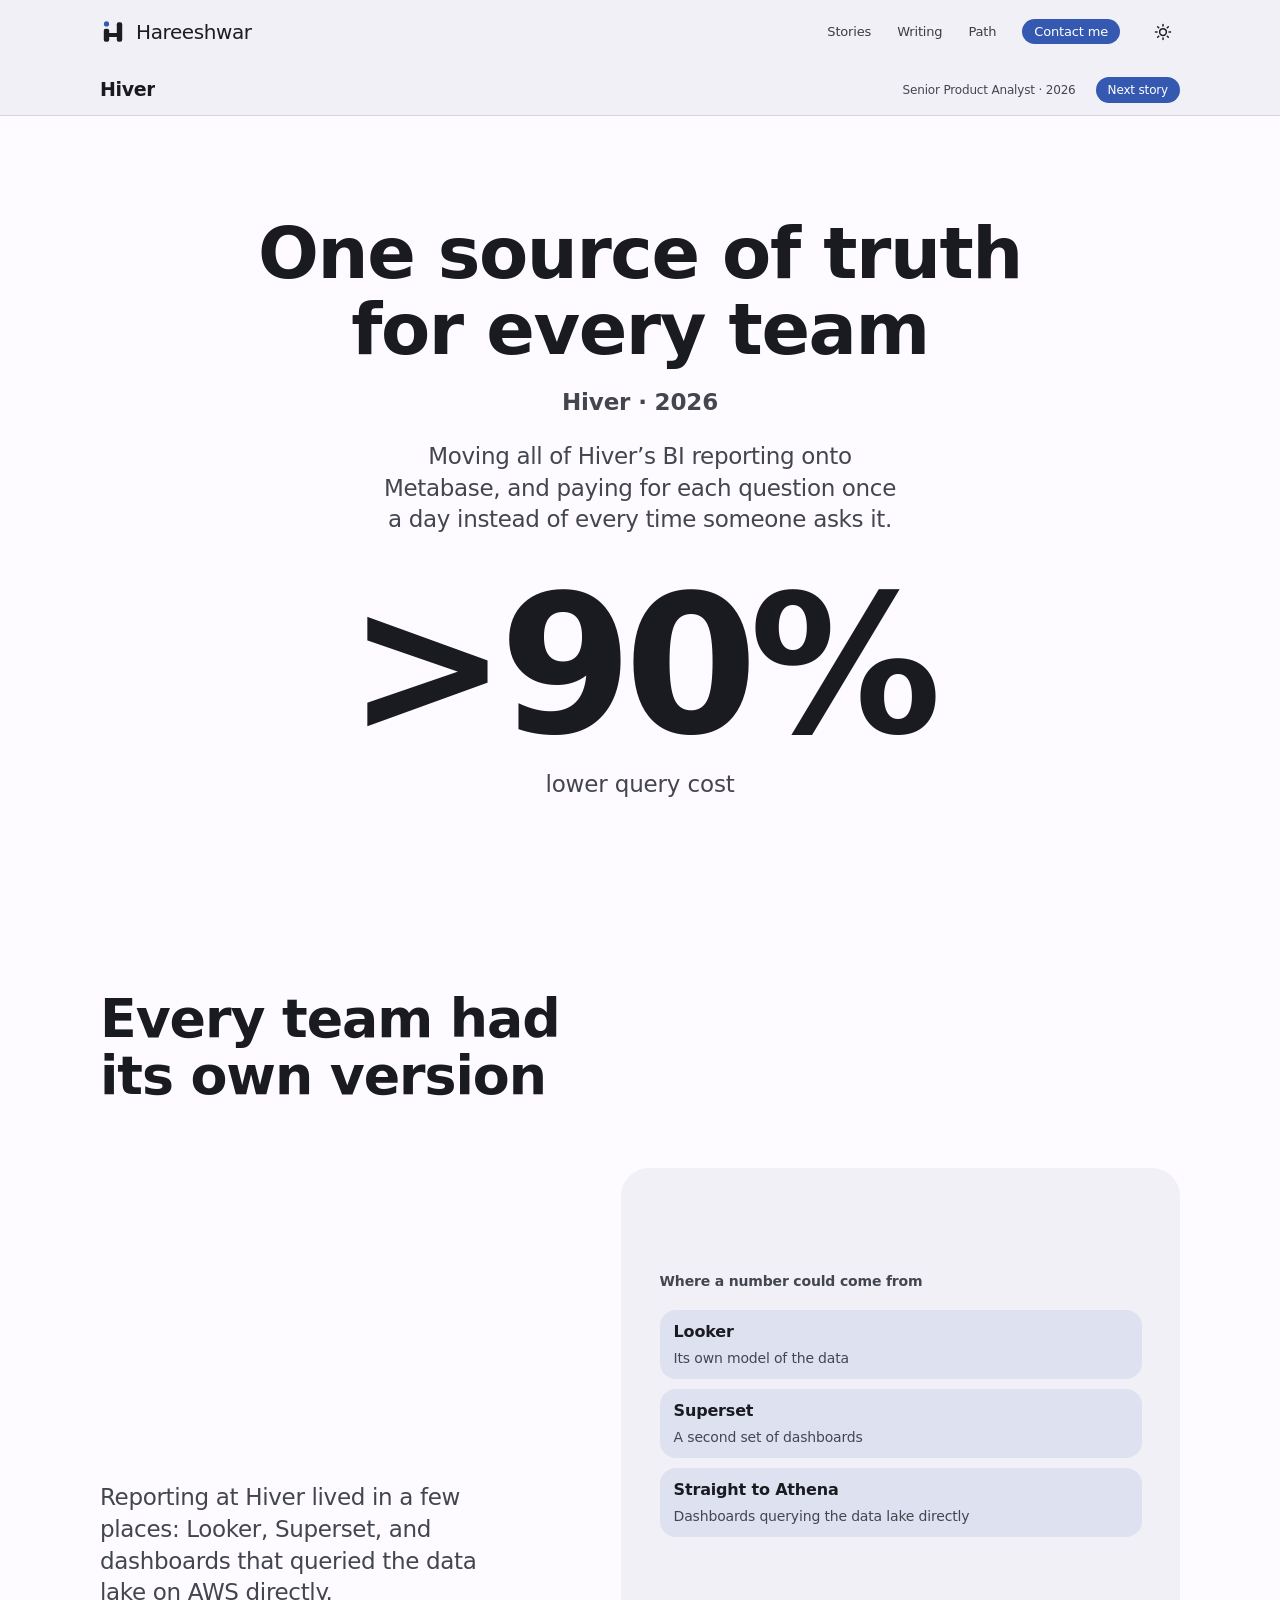
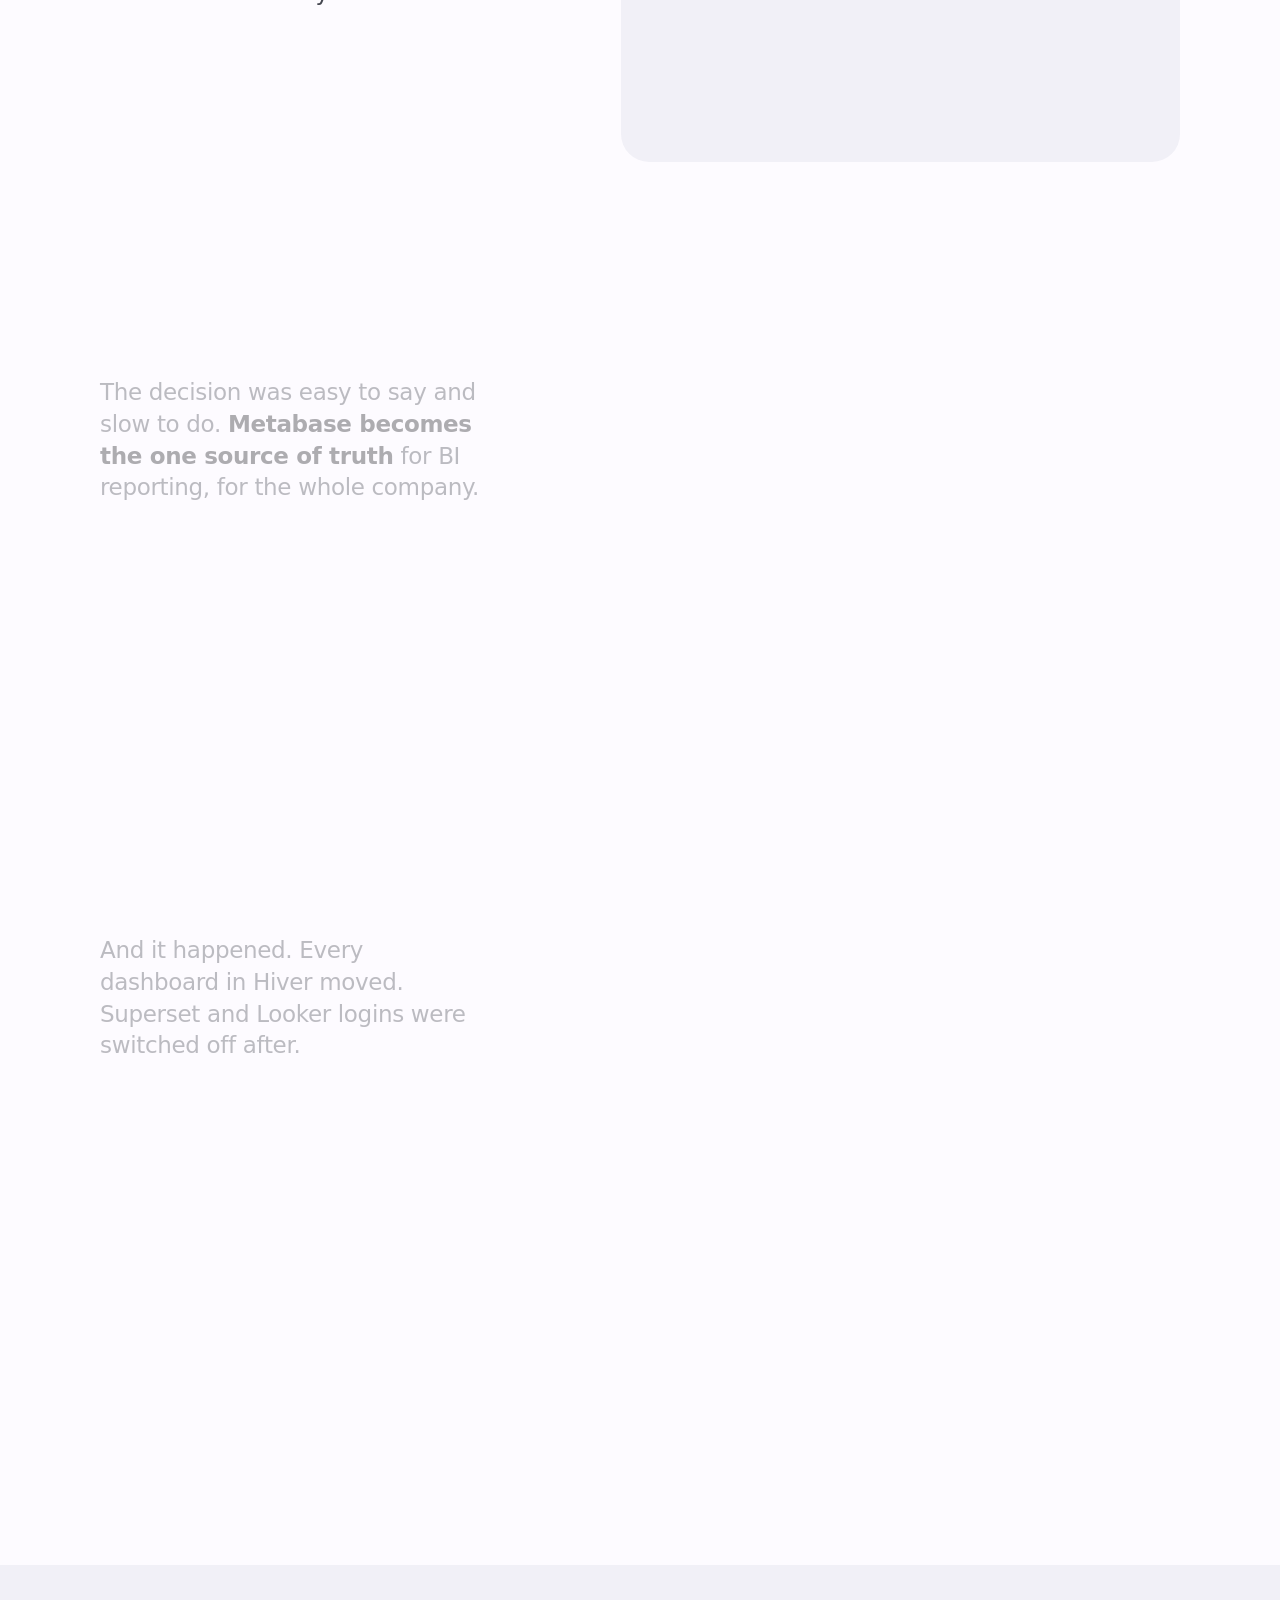
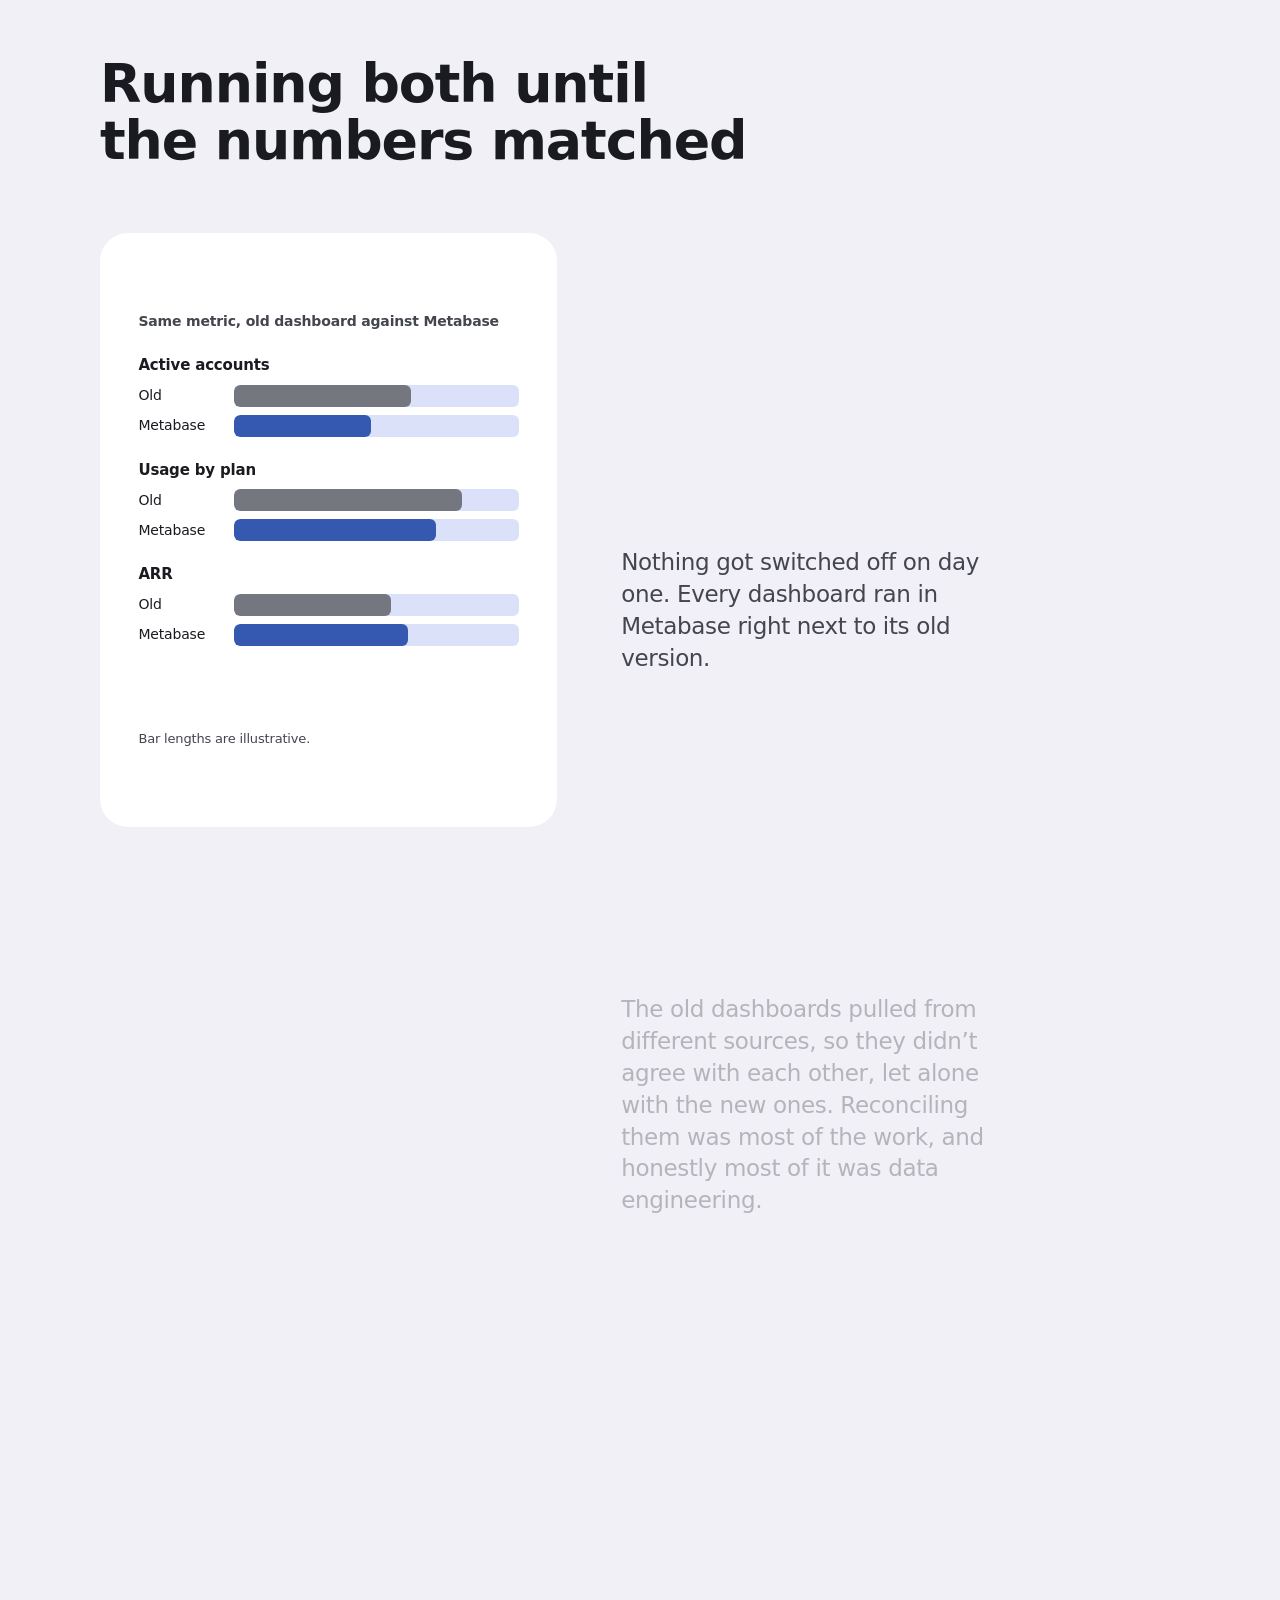
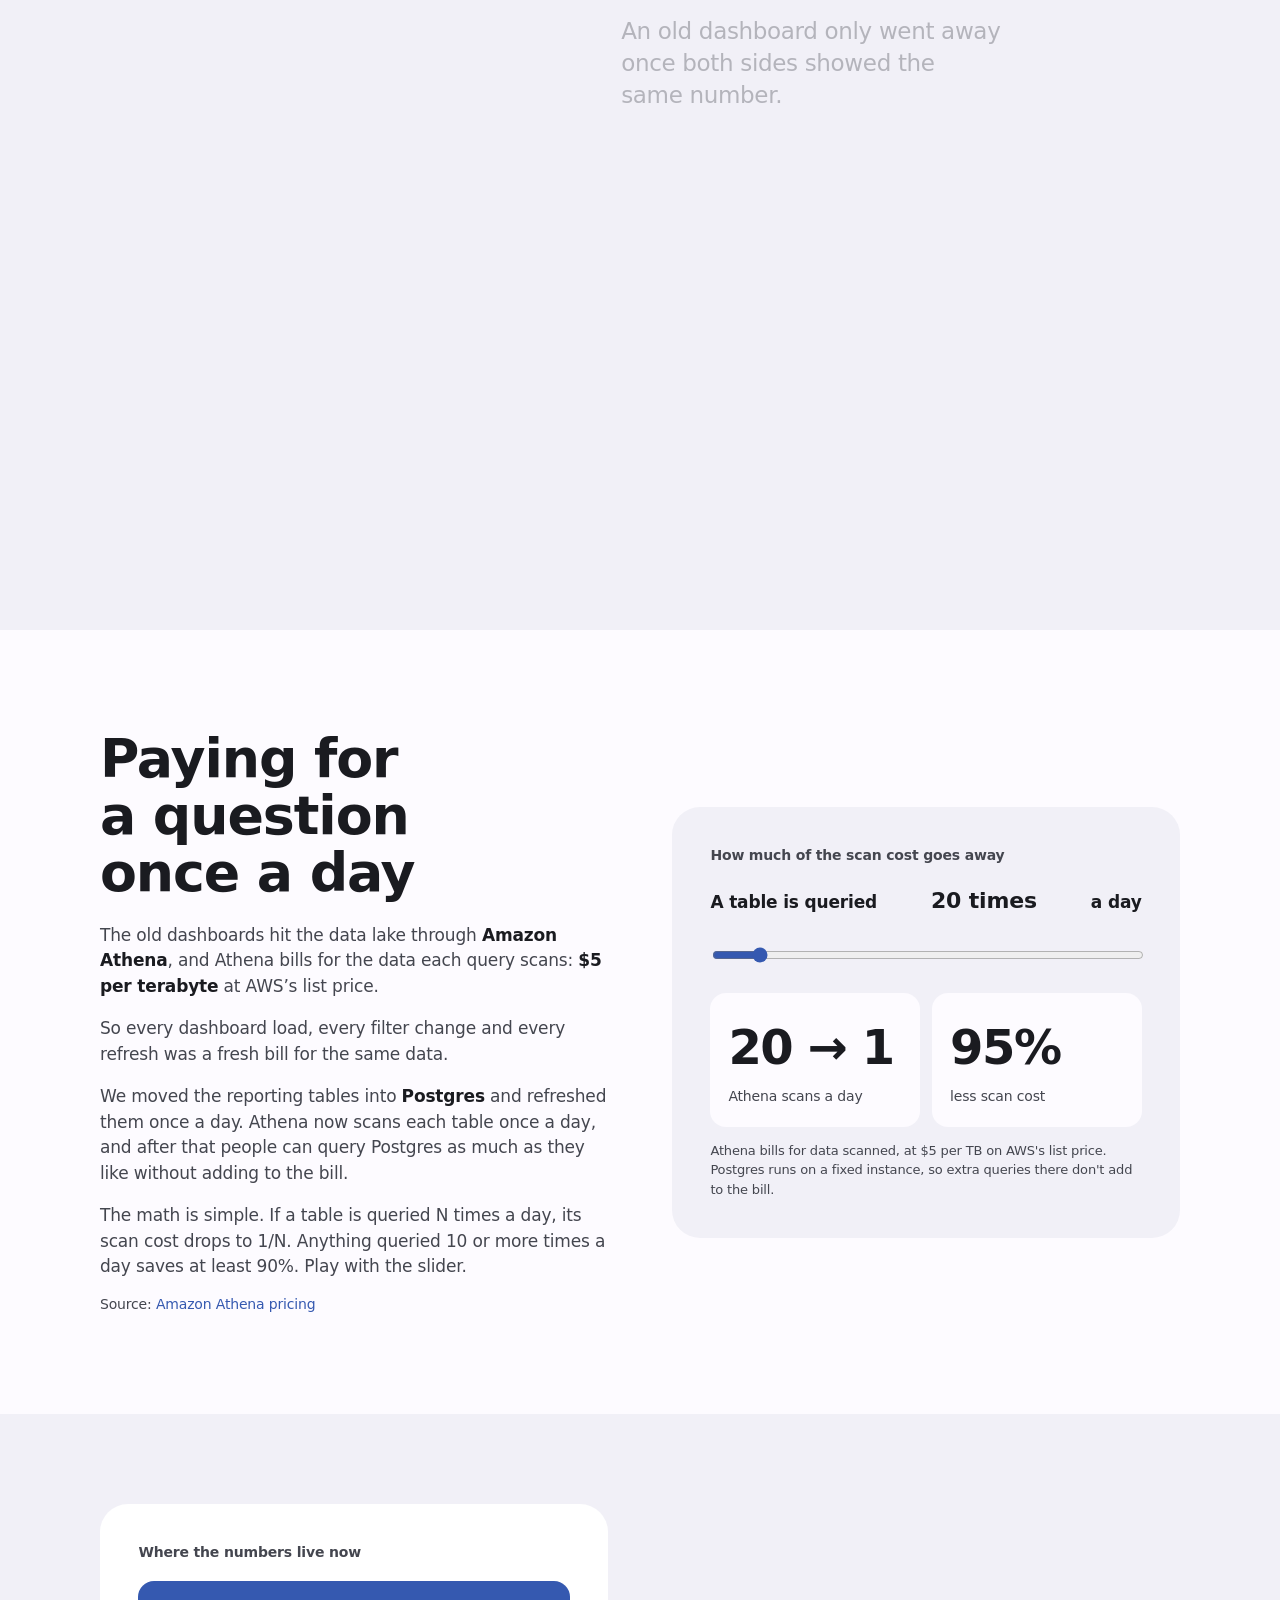
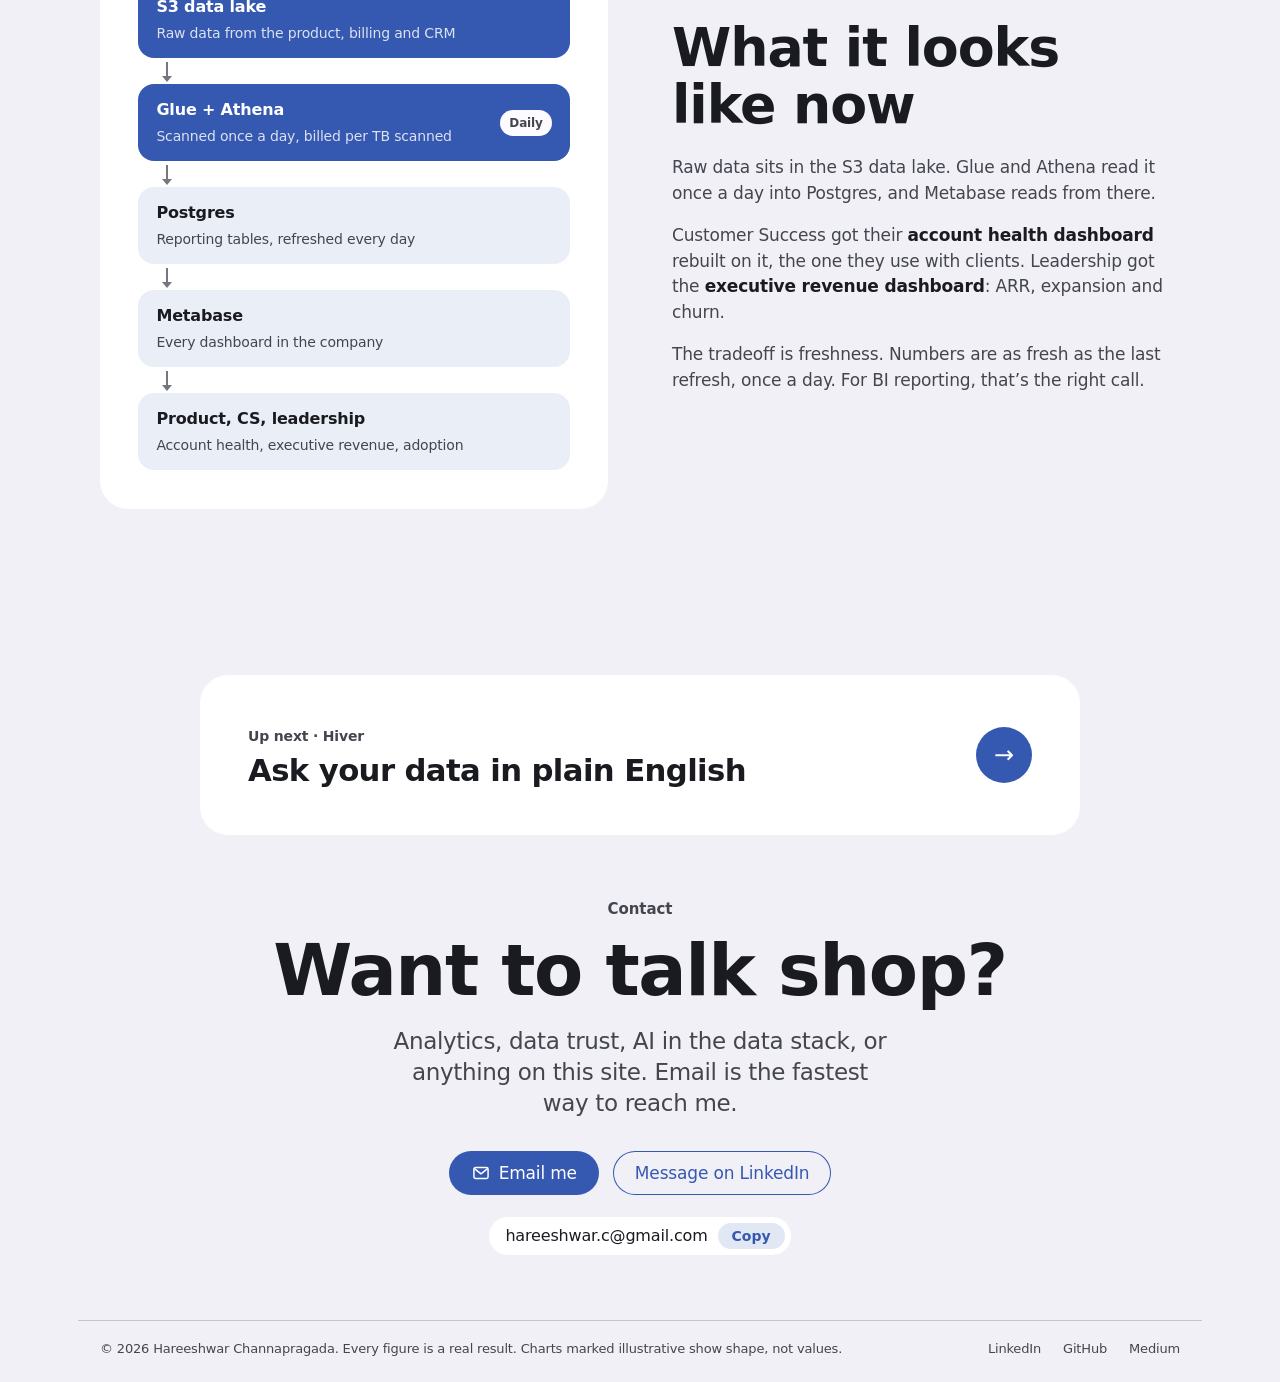
<file: stories/one-bi-platform.html>
<!doctype html>
<html lang="en" class="snap-y page-story" data-look="apple" data-mode="light">
<head>
<meta charset="utf-8">
<meta name="viewport" content="width=device-width, initial-scale=1, viewport-fit=cover">
<meta name="color-scheme" content="light dark">
<meta name="theme-color" content="#ffffff">
<script>(function(){var d=document.documentElement,q=new URLSearchParams(location.search).get('look'),s=null;
try{if(q)sessionStorage.setItem('look',q);s=sessionStorage.getItem('look')}catch(e){}
var ua=navigator.userAgent,ipad=navigator.platform==='MacIntel'&&navigator.maxTouchPoints>1,look='android';
if(/iPhone|iPad|iPod|Macintosh|Mac OS X/.test(ua)||ipad)look='apple';else if(/Windows/.test(ua))look='windows';
if(s==='apple'||s==='android'||s==='windows')look=s;d.setAttribute('data-look',look);
var W=function(k){var m=new RegExp('(?:^|;)'+k+'=([a-z]+)').exec(window.name||'');return m?m[1]:null};
var t=null;try{t=localStorage.getItem('theme')}catch(e){}if(t!=='light'&&t!=='dark')t=W('theme');
if(t!=='light'&&t!=='dark')t=matchMedia('(prefers-color-scheme: dark)').matches?'dark':'light';var B={apple:['#ffffff','#000000'],android:['#fdfbff','#121318'],windows:['#fafafa','#202020']};var M=function(m){d.setAttribute('data-mode',m);d.style.colorScheme=m;var c=document.querySelector('meta[name="theme-color"]');if(c)c.setAttribute('content',B[d.getAttribute('data-look')][m==='dark'?1:0])};M(t);addEventListener('pageshow',function(){var x=null;try{x=localStorage.getItem('theme')}catch(e){}if(x!=='light'&&x!=='dark')x=W('theme');if((x==='light'||x==='dark')&&x!==d.getAttribute('data-mode'))M(x)});addEventListener('storage',function(ev){if(ev.key==='theme'&&(ev.newValue==='light'||ev.newValue==='dark'))M(ev.newValue)});
var n=null;try{n=sessionStorage.getItem('nav');sessionStorage.removeItem('nav')}catch(e){}if(location.hash==='#top')n='next';if(!n)n=W('nav');try{window.name=(window.name||'').replace(/(^|;)nav=[a-z]+/,'')}catch(e){}
var vt=n==='next';if(vt){d.classList.add('vt-next');try{history.scrollRestoration='manual'}catch(e){}}
var top=function(){if(vt)scrollTo(0,0)},done=function(){d.classList.remove('vt-next')};
addEventListener('pageswap',function(ev){var v=ev.viewTransition;if(v){var z=function(){};v.ready.catch(z);v.finished.catch(z);v.updateCallbackDone&&v.updateCallbackDone.catch(z)}});addEventListener('pagereveal',function(ev){top();var v=ev.viewTransition;if(v){v.ready.catch(done);v.finished.then(done,done);v.updateCallbackDone&&v.updateCallbackDone.catch(done)}else done()});
if(vt){addEventListener('DOMContentLoaded',top);addEventListener('load',function(){top();setTimeout(done,900);if(location.hash==='#top'){try{history.replaceState(null,'',location.pathname+location.search)}catch(e){}}})}})();</script>
<title>One source of truth for every team | Hareeshwar Channapragada</title>
<meta name="description" content="Moving all of Hiver’s BI reporting onto Metabase, and paying for each question once a day instead of every time someone asks it.">
<link rel="canonical" href="https://hareeshwar.com/stories/one-bi-platform.html">
<meta property="og:type" content="website">
<meta property="og:site_name" content="Hareeshwar Channapragada">
<meta property="og:url" content="https://hareeshwar.com/stories/one-bi-platform.html">
<meta property="og:title" content="One source of truth for every team | Hareeshwar Channapragada">
<meta property="og:description" content="Moving all of Hiver’s BI reporting onto Metabase, and paying for each question once a day instead of every time someone asks it.">
<meta property="og:image" content="https://hareeshwar.com/assets/og.png">
<meta name="twitter:card" content="summary_large_image">
<link rel="icon" href="/assets/icon.svg" type="image/svg+xml">
<link rel="apple-touch-icon" href="/assets/apple-touch-icon.png">
<link rel="manifest" href="/site.webmanifest">
<link rel="preconnect" href="https://cdn.jsdelivr.net" crossorigin>
<link rel="stylesheet" href="/assets/site.css">
<script defer src="https://cdn.jsdelivr.net/npm/gsap@3.15.0/dist/gsap.min.js" integrity="sha384-XmJ9SoHtVOHoQUcKvFAzVXwdkKo1Ie3bhmSoIAkcdsHGaIrVJIkmozyq0FJeb/Ly" crossorigin="anonymous"></script>
<script defer src="/assets/site.js"></script>
<script type="application/ld+json">{"@context": "https://schema.org", "@type": "Article", "headline": "One source of truth for every team", "description": "Moving all of Hiver\u2019s BI reporting onto Metabase, and paying for each question once a day instead of every time someone asks it.", "author": {"@type": "Person", "name": "Hareeshwar Channapragada", "url": "https://hareeshwar.com/"}, "about": "Hiver", "url": "https://hareeshwar.com/stories/one-bi-platform.html"}</script>
</head>
<body>
<a class="skip" href="#main">Skip to content</a>
<header class="gnav"><div class="wrap">
<a class="brand" href="/" aria-label="Hareeshwar Channapragada, home"><svg class="mark" viewBox="0 0 24 24" width="24" height="24" aria-hidden="true"><rect x="3.5" y="9" width="5" height="12" rx="1.8" fill="currentColor"/><rect x="15.5" y="3" width="5" height="18" rx="1.8" fill="currentColor"/><rect x="6" y="13" width="12" height="3.6" rx="1.4" fill="currentColor"/><circle cx="6" cy="4.5" r="2.4" class="mark-dot"/></svg>Hareeshwar</a>
<nav aria-label="Main"><ul>
<li class="hide-s"><a href="/#stories">Stories</a></li>
<li class="hide-s"><a href="/#writing">Writing</a></li>
<li class="hide-s"><a href="/#path">Path</a></li>
<li class="hide-s"><a class="nav-cta" href="#contact">Contact me</a></li>
<li><button class="theme-btn" type="button" aria-label="Switch between light and dark" aria-pressed="false"><svg class="sun" viewBox="0 0 24 24" fill="none" stroke="currentColor" stroke-width="2" stroke-linecap="round" aria-hidden="true"><circle cx="12" cy="12" r="4.5"/><path d="M12 2v2M12 20v2M4.9 4.9l1.4 1.4M17.7 17.7l1.4 1.4M2 12h2M20 12h2M4.9 19.1l1.4-1.4M17.7 6.3l1.4-1.4"/></svg><svg class="moon" viewBox="0 0 24 24" fill="none" stroke="currentColor" stroke-width="2" stroke-linecap="round" aria-hidden="true"><path d="M20 14.5A8 8 0 1 1 9.5 4a6.5 6.5 0 0 0 10.5 10.5z"/></svg></button></li>
</ul></nav></div></header><nav class="lnav" aria-label="Story"><div class="wrap"><span class="lt">Hiver</span>
<div class="rt"><span class="hide-s" style="color:var(--ink-2)">Senior Product Analyst · 2026</span><a class="pill" href="/stories/traces.html#top" data-next>Next story</a></div></div><span class="progress"></span></nav>
<main id="main">
<section class="s-hero snap" id="top"><div class="wrap">
<h1 style="view-transition-name:t-one-bi-platform">One source of truth for every team</h1>
<p class="co">Hiver · 2026</p>
<p class="lead dek">Moving all of Hiver’s BI reporting onto Metabase, and paying for each question once a day instead of every time someone asks it.</p>
<div class="big" data-rise><b>&gt;90%</b><span>lower query cost</span></div>
</div></section><section class="sec snap " aria-labelledby="c0"><div class="wrap"><div class="ch-head" data-rise><h2 id="c0">Every team had its own version</h2></div>
<div class="scrolly"><div class="steps"><div class="step"><p>Reporting at Hiver lived in a few places: Looker, Superset, and dashboards that queried the data lake on AWS directly.</p></div><div class="step"><p>The decision was easy to say and slow to do. <strong>Metabase becomes the one source of truth</strong> for BI reporting, for the whole company.</p></div><div class="step"><p>And it happened. Every dashboard in Hiver moved. Superset and Looker logins were switched off after.</p></div></div><div class="viz"><div class="panel"><p class="p-title">Where a number could come from</p><ol class="vflow compact plain"><li class="retire3"><b>Looker</b><em>Off</em><span>Its own model of the data</span></li><li class="retire3"><b>Superset</b><em>Off</em><span>A second set of dashboards</span></li><li class="retire3"><b>Straight to Athena</b><em>Moved</em><span>Dashboards querying the data lake directly</span></li></ol><div class="vis-in at2" style="margin-top:26px"><ol class="vflow"><li class="on"><b>Metabase</b><span>One source of truth for BI reporting, for the whole company</span></li></ol></div></div></div></div></div></section><section class="sec snap alt" aria-labelledby="c1"><div class="wrap"><div class="ch-head" data-rise><h2 id="c1">Running both until the numbers matched</h2></div>
<div class="scrolly flip"><div class="steps"><div class="step"><p>Nothing got switched off on day one. Every dashboard ran in Metabase right next to its old version.</p></div><div class="step"><p>The old dashboards pulled from different sources, so they didn’t agree with each other, let alone with the new ones. Reconciling them was most of the work, and honestly most of it was data engineering.</p></div><div class="step"><p>An old dashboard only went away once both sides showed the same number.</p></div></div><div class="viz"><div class="panel bi-recon" ><p class="p-title">Same metric, old dashboard against Metabase</p><div style="margin-top:22px"><div style="font-weight:600;font-size:15px">Active accounts</div>
<div class="hbar" style="margin-top:8px"><span>Old</span><span class="tr"><i style="--w:62%;--c:var(--viz-2)"></i></span><b></b></div>
<div class="hbar"><span>Metabase</span><span class="tr"><i style="--w:48%;--to:62%" class="mv"></i></span><b></b></div></div><div style="margin-top:22px"><div style="font-weight:600;font-size:15px">Usage by plan</div>
<div class="hbar" style="margin-top:8px"><span>Old</span><span class="tr"><i style="--w:80%;--c:var(--viz-2)"></i></span><b></b></div>
<div class="hbar"><span>Metabase</span><span class="tr"><i style="--w:71%;--to:80%" class="mv"></i></span><b></b></div></div><div style="margin-top:22px"><div style="font-weight:600;font-size:15px">ARR</div>
<div class="hbar" style="margin-top:8px"><span>Old</span><span class="tr"><i style="--w:55%;--c:var(--viz-2)"></i></span><b></b></div>
<div class="hbar"><span>Metabase</span><span class="tr"><i style="--w:61%;--to:55%" class="mv"></i></span><b></b></div></div><p class="vis-in at3" style="margin-top:18px;font-weight:600;color:var(--good)">Numbers match. The old dashboard can go.</p><p class="p-note">Bar lengths are illustrative.</p></div></div></div></div></section><section class="sec snap " aria-labelledby="c2"><div class="wrap"><div class="ch-text"><div data-rise><h2 id="c2" style="font-size:var(--h-2)">Paying for a question once a day</h2><div class="body" style="margin-top:22px"><p>The old dashboards hit the data lake through <strong>Amazon Athena</strong>, and Athena bills for the data each query scans: <strong>$5 per terabyte</strong> at AWS’s list price.</p><p>So every dashboard load, every filter change and every refresh was a fresh bill for the same data.</p><p>We moved the reporting tables into <strong>Postgres</strong> and refreshed them once a day. Athena now scans each table once a day, and after that people can query Postgres as much as they like without adding to the bill.</p><p>The math is simple. If a table is queried N times a day, its scan cost drops to 1/N. Anything queried 10 or more times a day saves at least 90%. Play with the slider.</p><p style="margin-top:1em;font-size:14px">Source: <a href="https://aws.amazon.com/athena/pricing/">Amazon Athena pricing</a></p></div></div>
<div data-rise style="--d:1"><div class="panel" data-calc>
<p class="p-title">How much of the scan cost goes away</p>
<div class="calc" style="margin-top:18px">
  <label for="qpd">A table is queried <output>20 times</output> a day</label>
  <input id="qpd" type="range" min="1" max="200" value="20" aria-label="Times a table is queried per day">
  <div class="res"><div><b data-scans>20 → 1</b><span>Athena scans a day</span></div><div><b data-saved>95%</b><span>less scan cost</span></div></div>
</div>
<p class="p-note">Athena bills for data scanned, at $5 per TB on AWS's list price. Postgres runs on a fixed instance, so extra queries there don't add to the bill.</p>
</div></div></div></div></section><section class="sec snap alt" aria-labelledby="c3"><div class="wrap"><div class="ch-text flip"><div data-rise><h2 id="c3" style="font-size:var(--h-2)">What it looks like now</h2><div class="body" style="margin-top:22px"><p>Raw data sits in the S3 data lake. Glue and Athena read it once a day into Postgres, and Metabase reads from there.</p><p>Customer Success got their <strong>account health dashboard</strong> rebuilt on it, the one they use with clients. Leadership got the <strong>executive revenue dashboard</strong>: ARR, expansion and churn.</p><p>The tradeoff is freshness. Numbers are as fresh as the last refresh, once a day. For BI reporting, that’s the right call.</p></div></div>
<div data-rise style="--d:1"><div class="panel" data-autostep="5" data-gap="700"><p class="p-title">Where the numbers live now</p><ol class="vflow"><li class="on1"><b>S3 data lake</b><span>Raw data from the product, billing and CRM</span></li><li class="on2"><b>Glue + Athena</b><em>Daily</em><span>Scanned once a day, billed per TB scanned</span></li><li class="on3"><b>Postgres</b><span>Reporting tables, refreshed every day</span></li><li class="on4"><b>Metabase</b><span>Every dashboard in the company</span></li><li class="on5"><b>Product, CS, leadership</b><span>Account health, executive revenue, adoption</span></li></ol></div></div></div></div></section><section class="contact snap" id="contact" aria-labelledby="contact-h">
<div class="wrap contact-in"><a class="next" href="/stories/traces.html#top" data-next data-rise>
<div><small>Up next · Hiver</small><h3 style="view-transition-name:t-traces">Ask your data in plain English</h3></div><span class="arrow" aria-hidden="true">→</span></a>
<p class="kicker" data-rise>Contact</p>
<h2 id="contact-h" data-rise style="--d:1">Want to talk shop?</h2>
<p class="lead" data-rise style="--d:2">Analytics, data trust, AI in the data stack, or anything on this site. Email is the fastest way to reach me.</p>
<div class="ctas" data-rise style="--d:3"><a class="btn" href="mailto:hareeshwar.c@gmail.com"><svg viewBox="0 0 24 24" fill="none" stroke="currentColor" stroke-width="1.8" stroke-linecap="round" stroke-linejoin="round" aria-hidden="true"><rect x="3.5" y="5.5" width="17" height="13" rx="2"/><path d="m4.5 7 7.5 6 7.5-6"/></svg>Email me</a><a class="btn ghost" href="https://www.linkedin.com/in/hareeshwarc/">Message on LinkedIn</a></div>
<p class="mail" data-rise style="--d:4"><span>hareeshwar.c@gmail.com</span><button class="copy" type="button" data-copy="hareeshwar.c@gmail.com">Copy</button></p>
</div>
<footer class="foot"><div class="wrap row"><span>© 2026 Hareeshwar Channapragada. Every figure is a real result. Charts marked illustrative show shape, not values.</span>
<ul><li><a href="https://www.linkedin.com/in/hareeshwarc/">LinkedIn</a></li><li><a href="https://github.com/hareeshwarc">GitHub</a></li><li><a href="https://hareeshwar98.medium.com/">Medium</a></li></ul></div></footer>
</section>
</main>
<nav class="tabbar" aria-label="Sections"><a href="/" data-tab="home"><span class="ic"><svg viewBox="0 0 24 24" fill="none" stroke="currentColor" stroke-width="1.8" stroke-linecap="round" stroke-linejoin="round" aria-hidden="true"><path d="M4 11.5 12 5l8 6.5V20a1 1 0 0 1-1 1h-4.5v-5.5h-5V21H5a1 1 0 0 1-1-1z"/></svg></span><span class="lb">Home</span></a><a href="/#stories" data-tab="stories" aria-current="page"><span class="ic"><svg viewBox="0 0 24 24" fill="none" stroke="currentColor" stroke-width="1.8" stroke-linecap="round" stroke-linejoin="round" aria-hidden="true"><rect x="4" y="12" width="4" height="8" rx="1"/><rect x="10" y="7" width="4" height="13" rx="1"/><rect x="16" y="4" width="4" height="16" rx="1"/></svg></span><span class="lb">Stories</span></a><a href="/#writing" data-tab="writing"><span class="ic"><svg viewBox="0 0 24 24" fill="none" stroke="currentColor" stroke-width="1.8" stroke-linecap="round" stroke-linejoin="round" aria-hidden="true"><path d="M5 19h4L19.5 8.5a2.1 2.1 0 0 0-3-3L6 16z"/><path d="M14.5 7.5l3 3"/></svg></span><span class="lb">Writing</span></a><a href="#contact" data-tab="contact"><span class="ic"><svg viewBox="0 0 24 24" fill="none" stroke="currentColor" stroke-width="1.8" stroke-linecap="round" stroke-linejoin="round" aria-hidden="true"><rect x="3.5" y="5.5" width="17" height="13" rx="2"/><path d="m4.5 7 7.5 6 7.5-6"/></svg></span><span class="lb">Contact</span></a></nav>
</body></html>
</file>
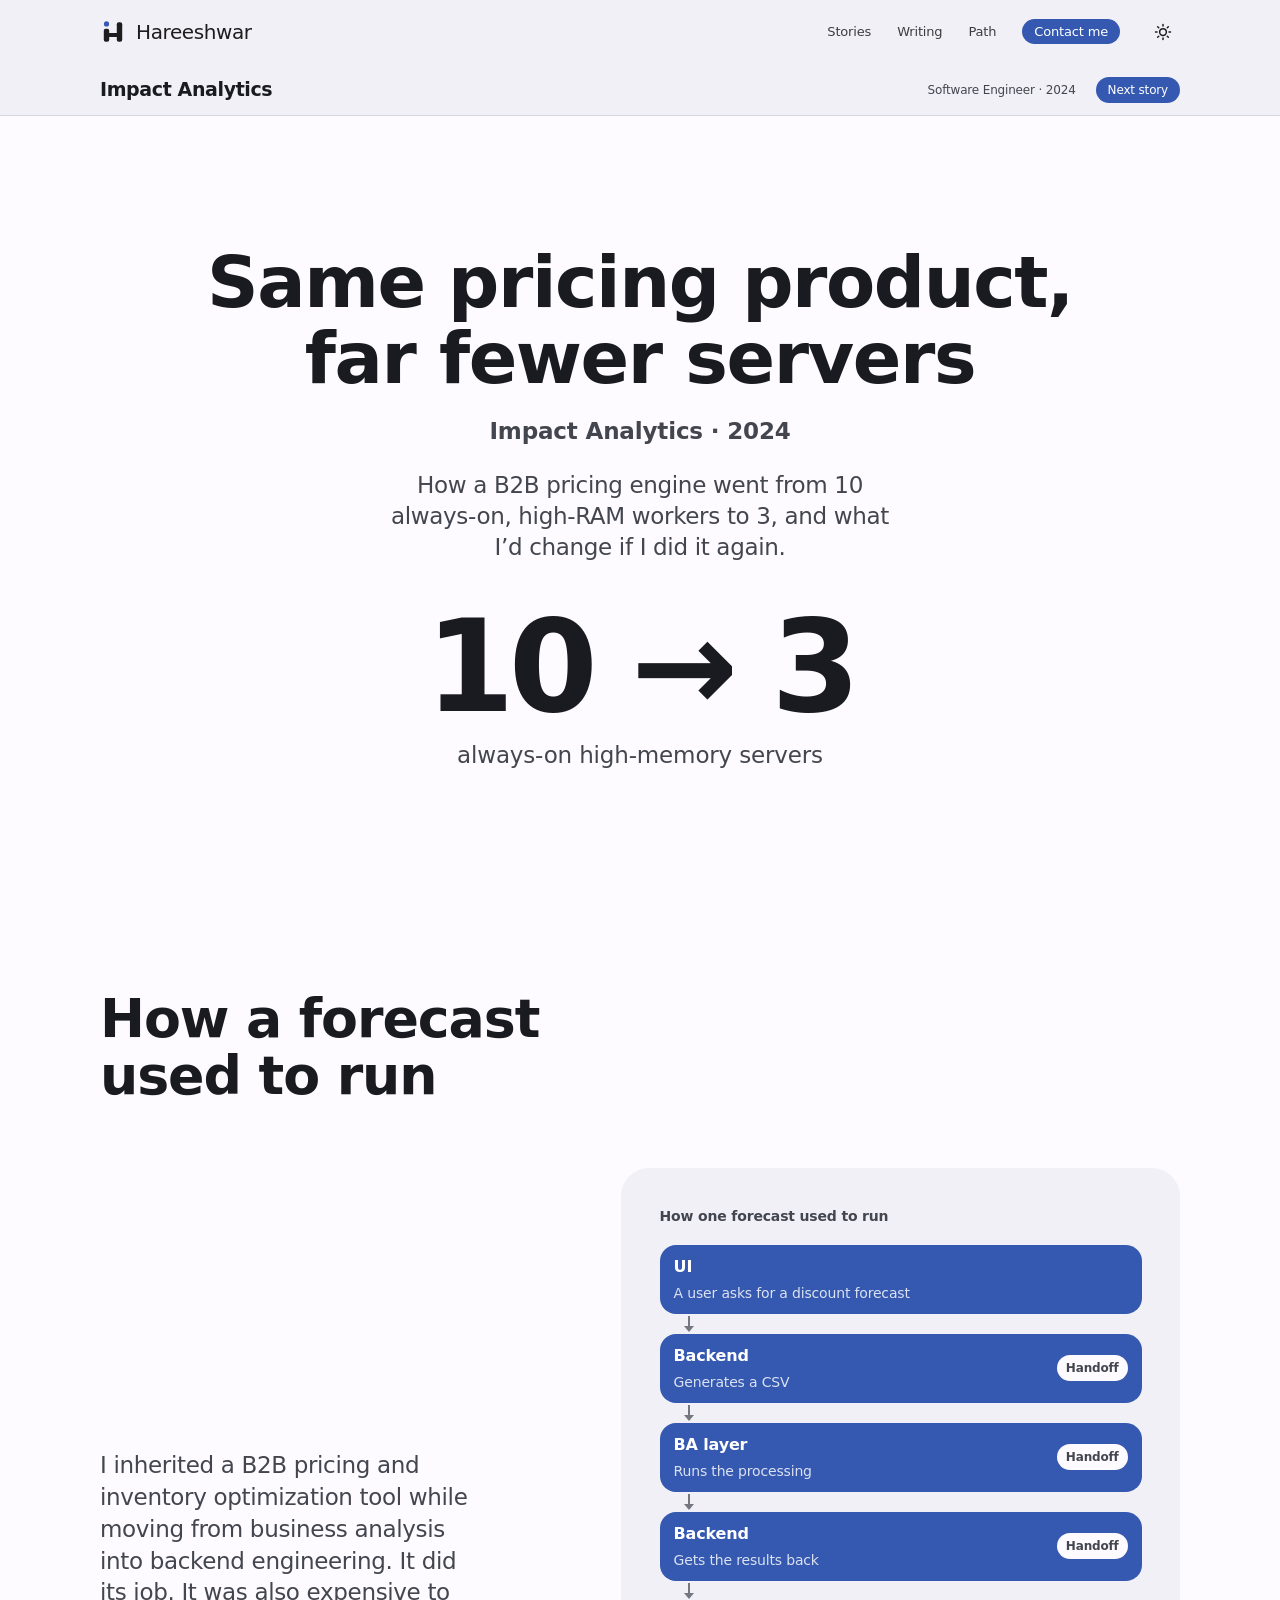
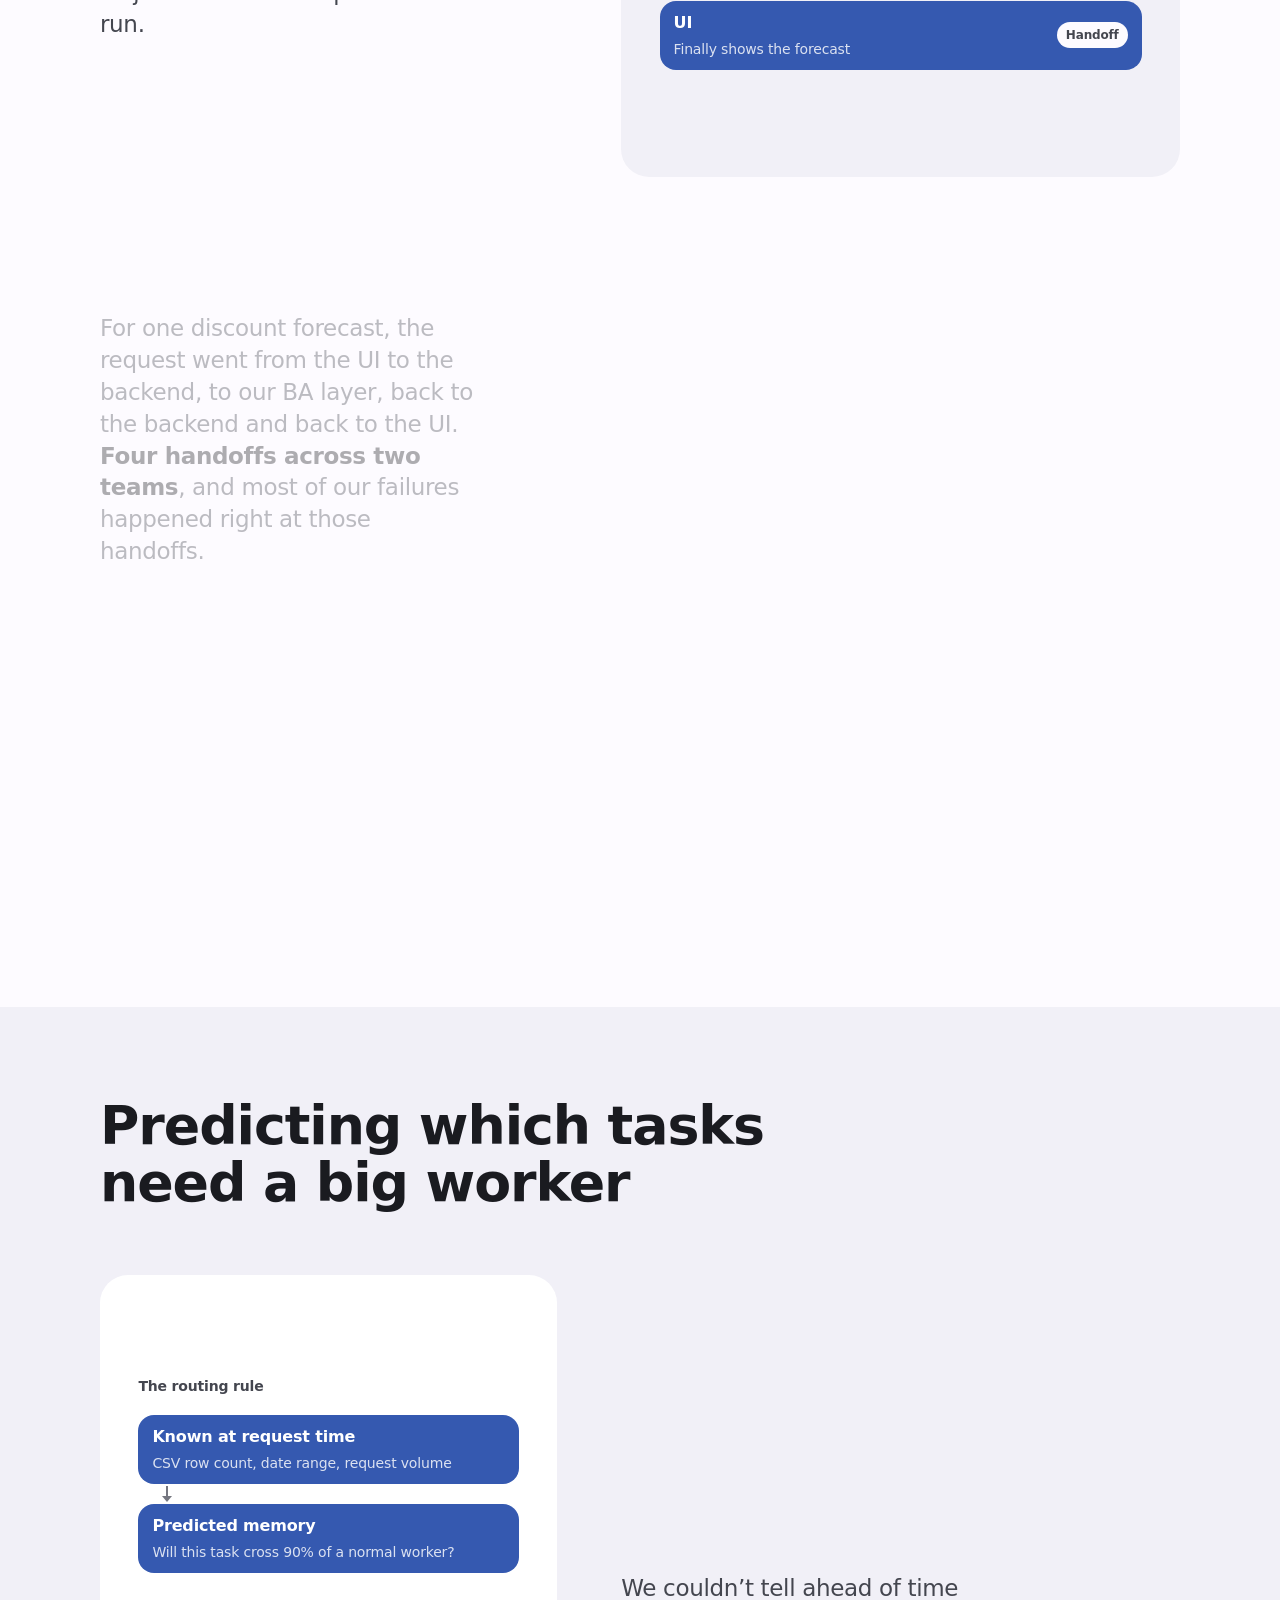
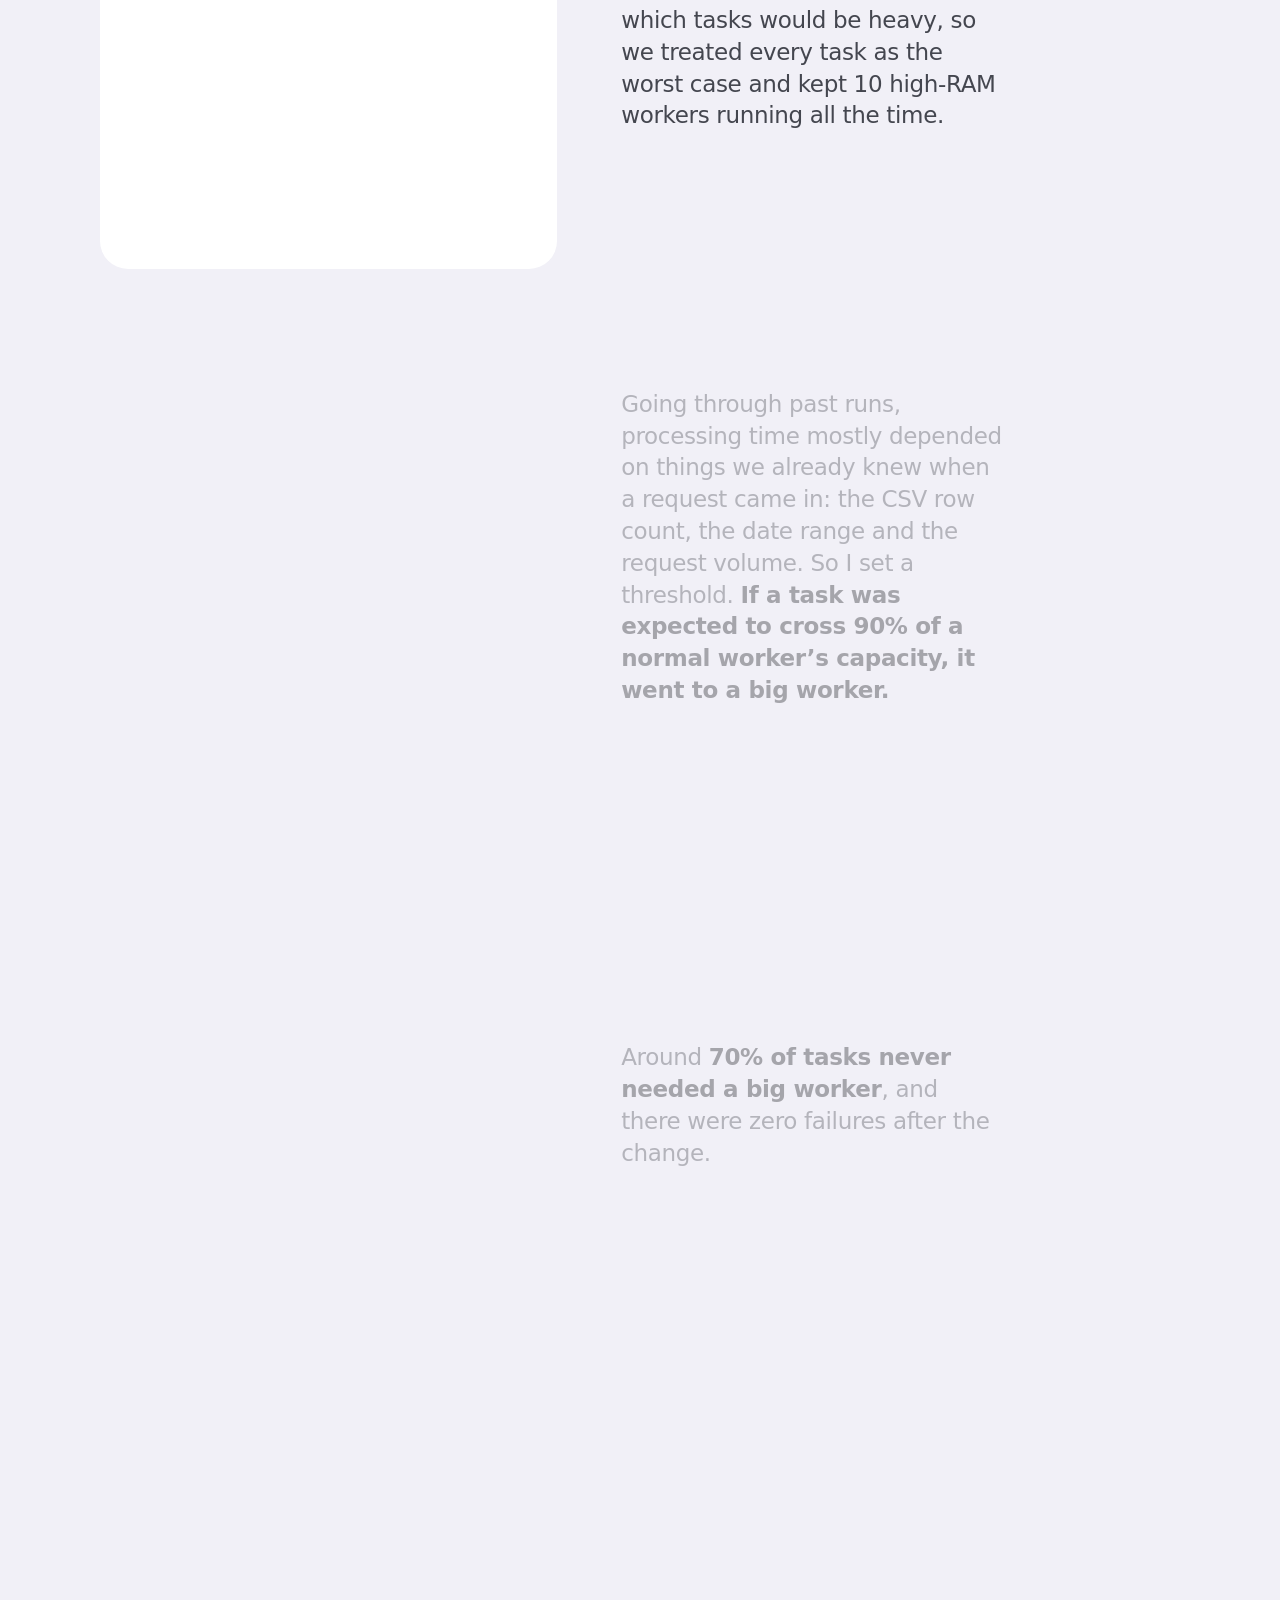
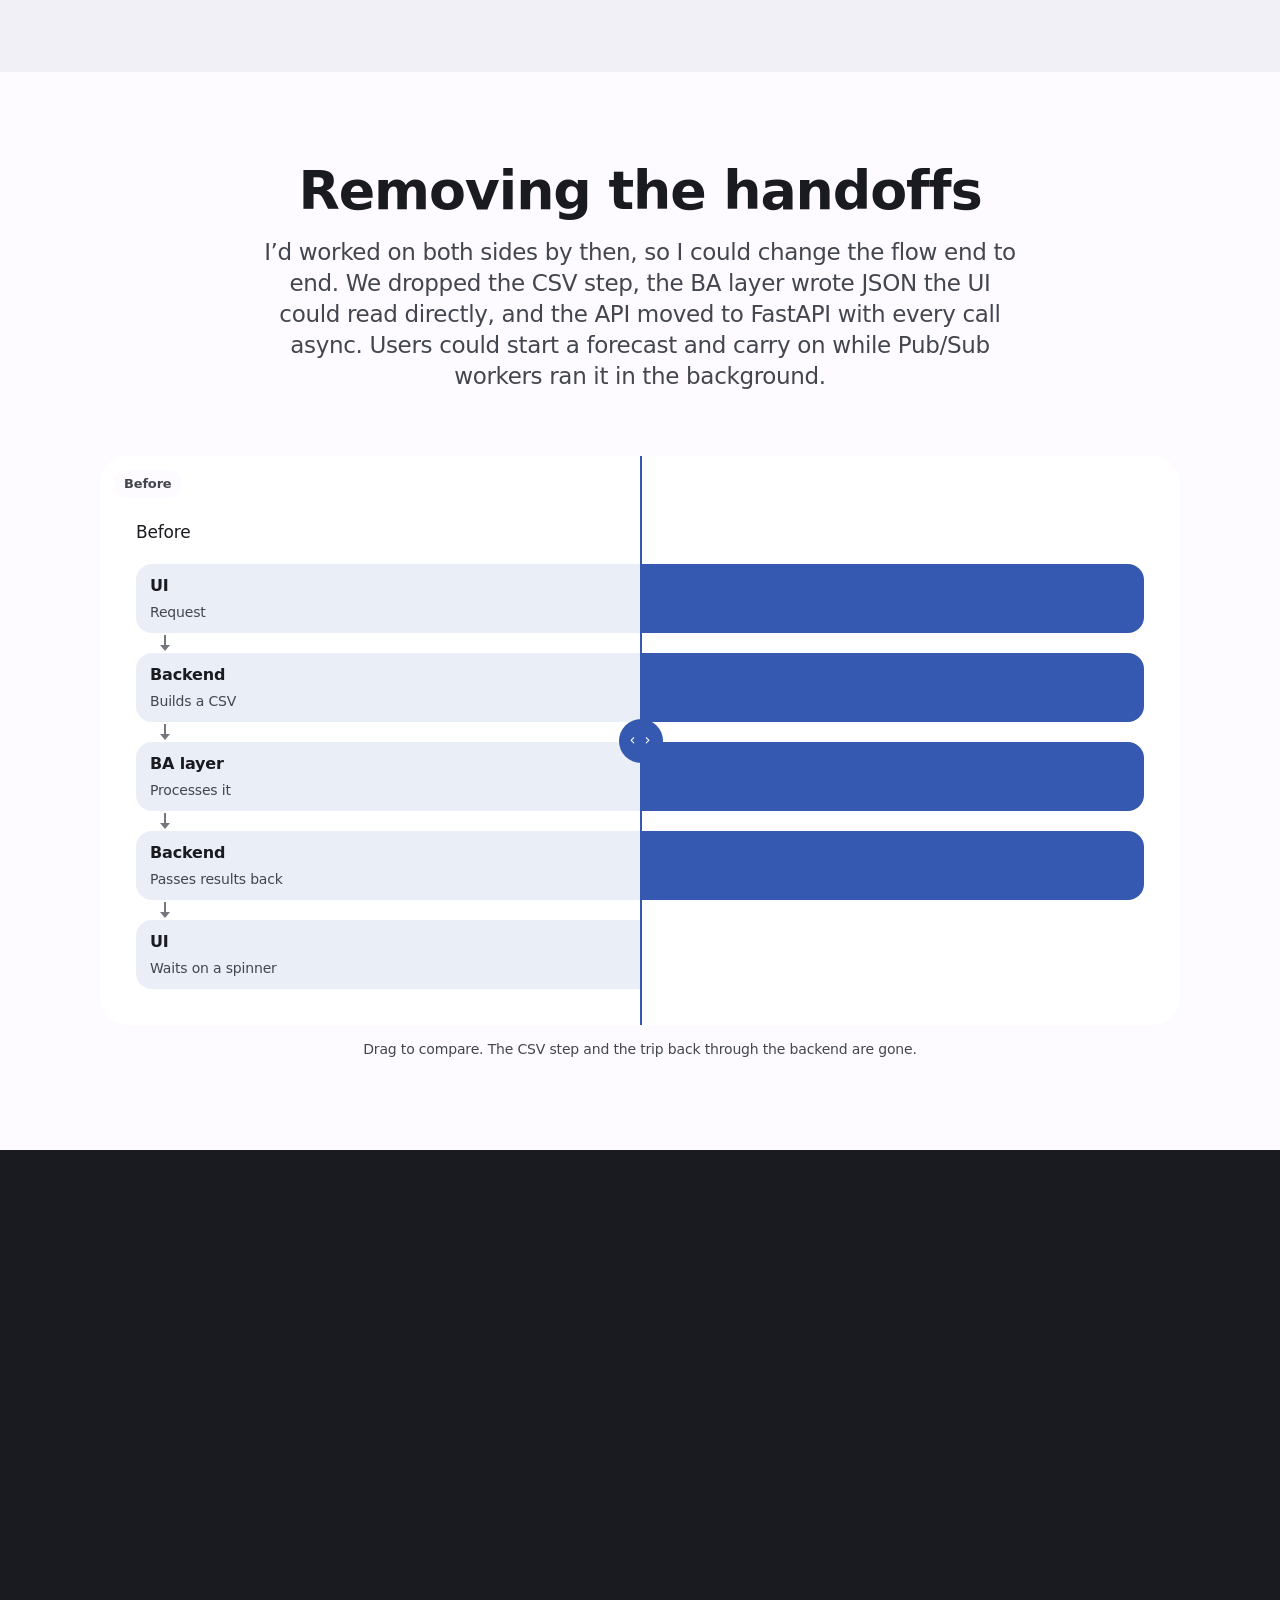
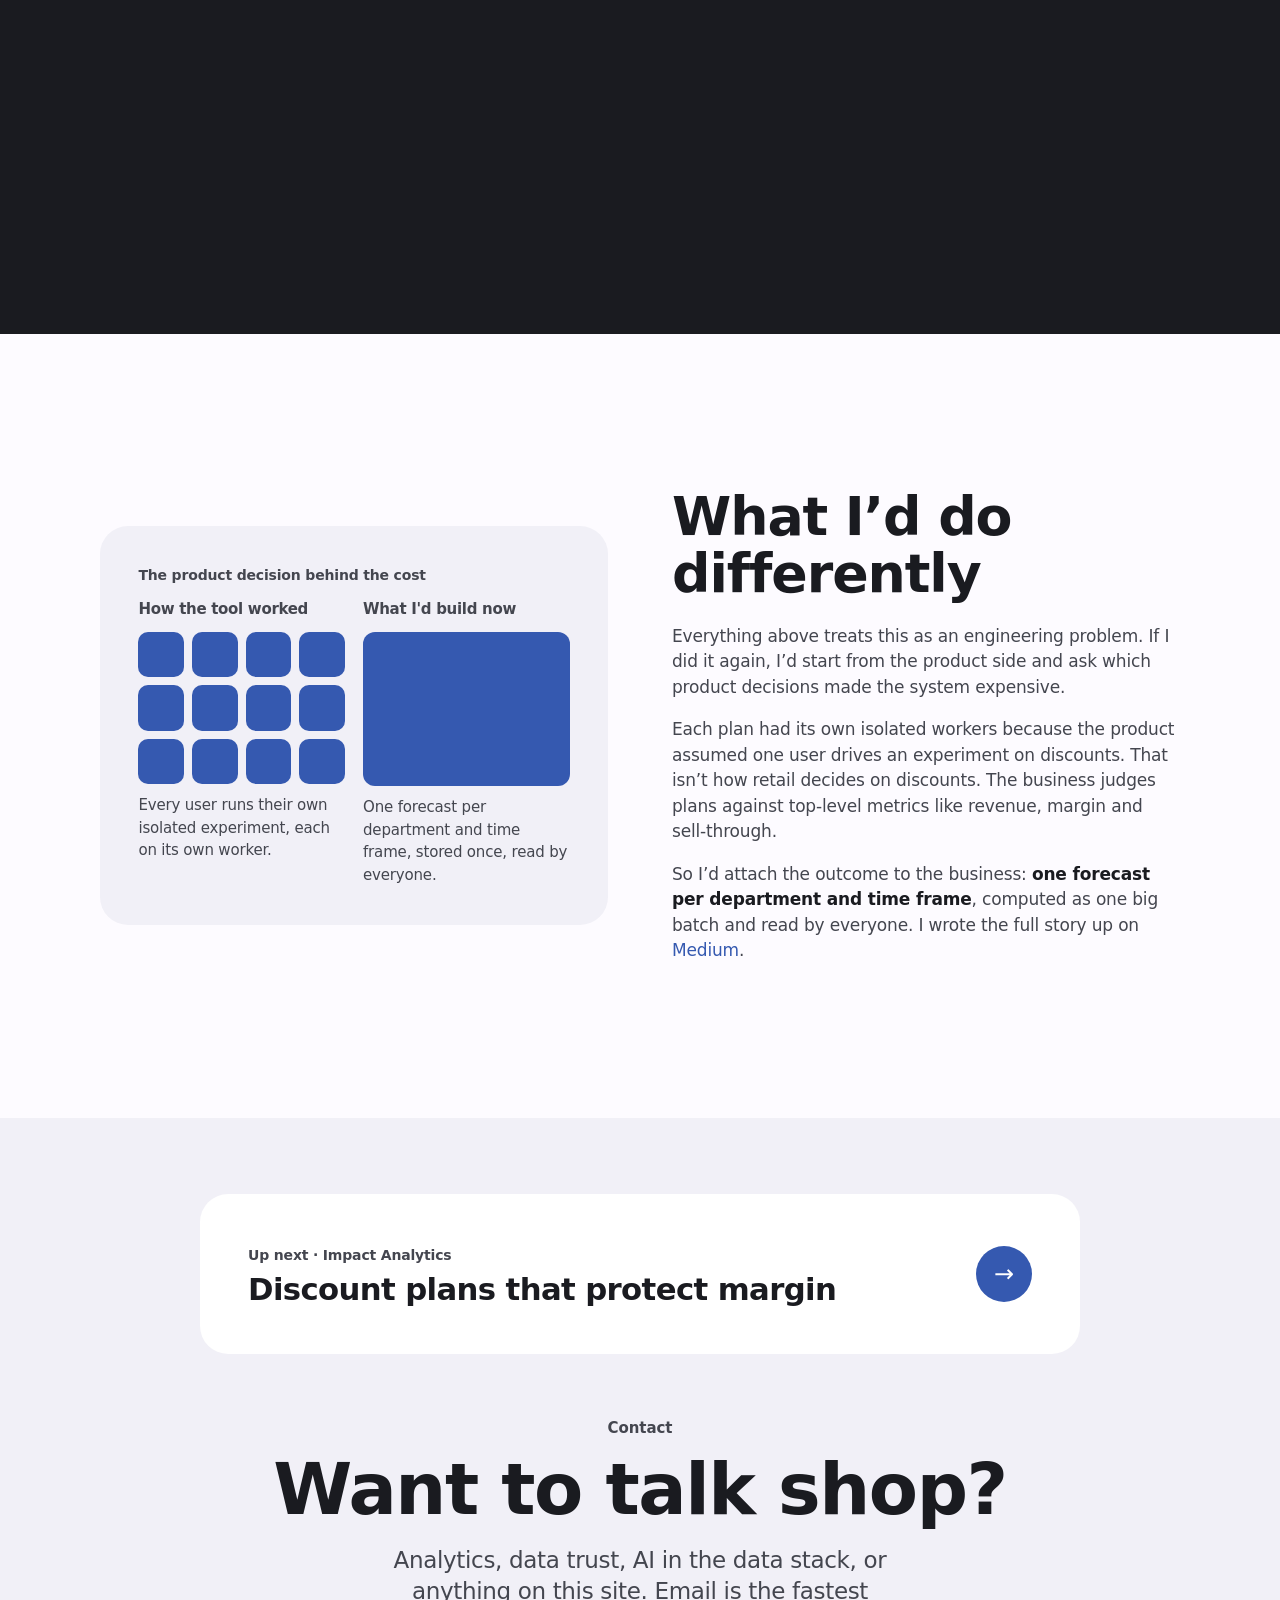
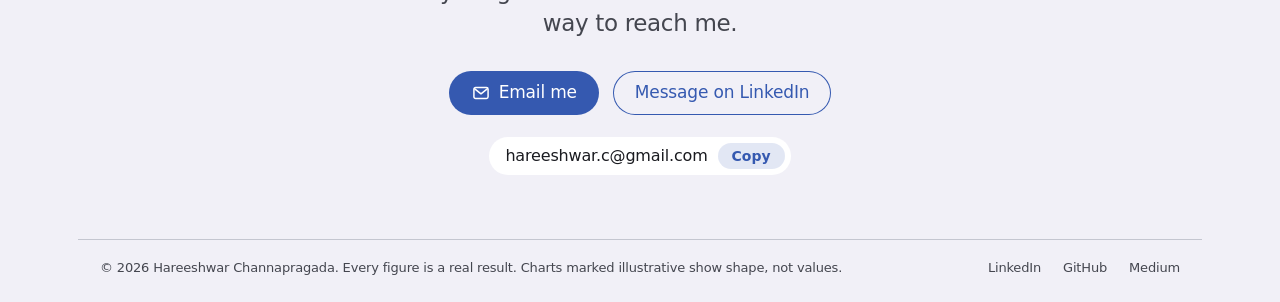
<file: stories/pricing-engine.html>
<!doctype html>
<html lang="en" class="snap-y page-story" data-look="apple" data-mode="light">
<head>
<meta charset="utf-8">
<meta name="viewport" content="width=device-width, initial-scale=1, viewport-fit=cover">
<meta name="color-scheme" content="light dark">
<meta name="theme-color" content="#ffffff">
<script>(function(){var d=document.documentElement,q=new URLSearchParams(location.search).get('look'),s=null;
try{if(q)sessionStorage.setItem('look',q);s=sessionStorage.getItem('look')}catch(e){}
var ua=navigator.userAgent,ipad=navigator.platform==='MacIntel'&&navigator.maxTouchPoints>1,look='android';
if(/iPhone|iPad|iPod|Macintosh|Mac OS X/.test(ua)||ipad)look='apple';else if(/Windows/.test(ua))look='windows';
if(s==='apple'||s==='android'||s==='windows')look=s;d.setAttribute('data-look',look);
var W=function(k){var m=new RegExp('(?:^|;)'+k+'=([a-z]+)').exec(window.name||'');return m?m[1]:null};
var t=null;try{t=localStorage.getItem('theme')}catch(e){}if(t!=='light'&&t!=='dark')t=W('theme');
if(t!=='light'&&t!=='dark')t=matchMedia('(prefers-color-scheme: dark)').matches?'dark':'light';var B={apple:['#ffffff','#000000'],android:['#fdfbff','#121318'],windows:['#fafafa','#202020']};var M=function(m){d.setAttribute('data-mode',m);d.style.colorScheme=m;var c=document.querySelector('meta[name="theme-color"]');if(c)c.setAttribute('content',B[d.getAttribute('data-look')][m==='dark'?1:0])};M(t);addEventListener('pageshow',function(){var x=null;try{x=localStorage.getItem('theme')}catch(e){}if(x!=='light'&&x!=='dark')x=W('theme');if((x==='light'||x==='dark')&&x!==d.getAttribute('data-mode'))M(x)});addEventListener('storage',function(ev){if(ev.key==='theme'&&(ev.newValue==='light'||ev.newValue==='dark'))M(ev.newValue)});
var n=null;try{n=sessionStorage.getItem('nav');sessionStorage.removeItem('nav')}catch(e){}if(location.hash==='#top')n='next';if(!n)n=W('nav');try{window.name=(window.name||'').replace(/(^|;)nav=[a-z]+/,'')}catch(e){}
var vt=n==='next';if(vt){d.classList.add('vt-next');try{history.scrollRestoration='manual'}catch(e){}}
var top=function(){if(vt)scrollTo(0,0)},done=function(){d.classList.remove('vt-next')};
addEventListener('pageswap',function(ev){var v=ev.viewTransition;if(v){var z=function(){};v.ready.catch(z);v.finished.catch(z);v.updateCallbackDone&&v.updateCallbackDone.catch(z)}});addEventListener('pagereveal',function(ev){top();var v=ev.viewTransition;if(v){v.ready.catch(done);v.finished.then(done,done);v.updateCallbackDone&&v.updateCallbackDone.catch(done)}else done()});
if(vt){addEventListener('DOMContentLoaded',top);addEventListener('load',function(){top();setTimeout(done,900);if(location.hash==='#top'){try{history.replaceState(null,'',location.pathname+location.search)}catch(e){}}})}})();</script>
<title>Same pricing product, far fewer servers | Hareeshwar Channapragada</title>
<meta name="description" content="How a B2B pricing engine went from 10 always-on, high-RAM workers to 3, and what I’d change if I did it again.">
<link rel="canonical" href="https://hareeshwar.com/stories/pricing-engine.html">
<meta property="og:type" content="website">
<meta property="og:site_name" content="Hareeshwar Channapragada">
<meta property="og:url" content="https://hareeshwar.com/stories/pricing-engine.html">
<meta property="og:title" content="Same pricing product, far fewer servers | Hareeshwar Channapragada">
<meta property="og:description" content="How a B2B pricing engine went from 10 always-on, high-RAM workers to 3, and what I’d change if I did it again.">
<meta property="og:image" content="https://hareeshwar.com/assets/og.png">
<meta name="twitter:card" content="summary_large_image">
<link rel="icon" href="/assets/icon.svg" type="image/svg+xml">
<link rel="apple-touch-icon" href="/assets/apple-touch-icon.png">
<link rel="manifest" href="/site.webmanifest">
<link rel="preconnect" href="https://cdn.jsdelivr.net" crossorigin>
<link rel="stylesheet" href="/assets/site.css">
<script defer src="https://cdn.jsdelivr.net/npm/gsap@3.15.0/dist/gsap.min.js" integrity="sha384-XmJ9SoHtVOHoQUcKvFAzVXwdkKo1Ie3bhmSoIAkcdsHGaIrVJIkmozyq0FJeb/Ly" crossorigin="anonymous"></script>
<script defer src="/assets/site.js"></script>
<script type="application/ld+json">{"@context": "https://schema.org", "@type": "Article", "headline": "Same pricing product, far fewer servers", "description": "How a B2B pricing engine went from 10 always-on, high-RAM workers to 3, and what I\u2019d change if I did it again.", "author": {"@type": "Person", "name": "Hareeshwar Channapragada", "url": "https://hareeshwar.com/"}, "about": "Impact Analytics", "url": "https://hareeshwar.com/stories/pricing-engine.html"}</script>
</head>
<body>
<a class="skip" href="#main">Skip to content</a>
<header class="gnav"><div class="wrap">
<a class="brand" href="/" aria-label="Hareeshwar Channapragada, home"><svg class="mark" viewBox="0 0 24 24" width="24" height="24" aria-hidden="true"><rect x="3.5" y="9" width="5" height="12" rx="1.8" fill="currentColor"/><rect x="15.5" y="3" width="5" height="18" rx="1.8" fill="currentColor"/><rect x="6" y="13" width="12" height="3.6" rx="1.4" fill="currentColor"/><circle cx="6" cy="4.5" r="2.4" class="mark-dot"/></svg>Hareeshwar</a>
<nav aria-label="Main"><ul>
<li class="hide-s"><a href="/#stories">Stories</a></li>
<li class="hide-s"><a href="/#writing">Writing</a></li>
<li class="hide-s"><a href="/#path">Path</a></li>
<li class="hide-s"><a class="nav-cta" href="#contact">Contact me</a></li>
<li><button class="theme-btn" type="button" aria-label="Switch between light and dark" aria-pressed="false"><svg class="sun" viewBox="0 0 24 24" fill="none" stroke="currentColor" stroke-width="2" stroke-linecap="round" aria-hidden="true"><circle cx="12" cy="12" r="4.5"/><path d="M12 2v2M12 20v2M4.9 4.9l1.4 1.4M17.7 17.7l1.4 1.4M2 12h2M20 12h2M4.9 19.1l1.4-1.4M17.7 6.3l1.4-1.4"/></svg><svg class="moon" viewBox="0 0 24 24" fill="none" stroke="currentColor" stroke-width="2" stroke-linecap="round" aria-hidden="true"><path d="M20 14.5A8 8 0 1 1 9.5 4a6.5 6.5 0 0 0 10.5 10.5z"/></svg></button></li>
</ul></nav></div></header><nav class="lnav" aria-label="Story"><div class="wrap"><span class="lt">Impact Analytics</span>
<div class="rt"><span class="hide-s" style="color:var(--ink-2)">Software Engineer · 2024</span><a class="pill" href="/stories/multi-level-optimization.html#top" data-next>Next story</a></div></div><span class="progress"></span></nav>
<main id="main">
<section class="s-hero snap" id="top"><div class="wrap">
<h1 style="view-transition-name:t-pricing-engine">Same pricing product, far fewer servers</h1>
<p class="co">Impact Analytics · 2024</p>
<p class="lead dek">How a B2B pricing engine went from 10 always-on, high-RAM workers to 3, and what I’d change if I did it again.</p>
<div class="big" data-rise><b style="font-size:clamp(64px,10vw,140px)">10 → 3</b><span>always-on high-memory servers</span></div>
</div></section><section class="sec snap " aria-labelledby="c0"><div class="wrap"><div class="ch-head" data-rise><h2 id="c0">How a forecast used to run</h2></div>
<div class="scrolly"><div class="steps"><div class="step"><p>I inherited a B2B pricing and inventory optimization tool while moving from business analysis into backend engineering. It did its job. It was also expensive to run.</p></div><div class="step"><p>For one discount forecast, the request went from the UI to the backend, to our BA layer, back to the backend and back to the UI. <strong>Four handoffs across two teams</strong>, and most of our failures happened right at those handoffs.</p></div></div><div class="viz"><div class="panel"><p class="p-title">How one forecast used to run</p><ol class="vflow compact"><li class="on1"><b>UI</b><span>A user asks for a discount forecast</span></li><li class="on1"><b>Backend</b><em>Handoff</em><span>Generates a CSV</span></li><li class="on1"><b>BA layer</b><em>Handoff</em><span>Runs the processing</span></li><li class="on1"><b>Backend</b><em>Handoff</em><span>Gets the results back</span></li><li class="on1"><b>UI</b><em>Handoff</em><span>Finally shows the forecast</span></li></ol><p class="vis-in at2" style="margin-top:18px;font-weight:600">Four handoffs, two teams, one forecast. Most failures happened at the handoffs.</p></div></div></div></div></section><section class="sec snap alt" aria-labelledby="c1"><div class="wrap"><div class="ch-head" data-rise><h2 id="c1">Predicting which tasks need a big worker</h2></div>
<div class="scrolly flip"><div class="steps"><div class="step"><p>We couldn’t tell ahead of time which tasks would be heavy, so we treated every task as the worst case and kept 10 high-RAM workers running all the time.</p></div><div class="step"><p>Going through past runs, processing time mostly depended on things we already knew when a request came in: the CSV row count, the date range and the request volume. So I set a threshold. <strong>If a task was expected to cross 90% of a normal worker’s capacity, it went to a big worker.</strong></p></div><div class="step"><p>Around <strong>70% of tasks never needed a big worker</strong>, and there were zero failures after the change.</p></div></div><div class="viz"><div class="panel"><p class="p-title">The routing rule</p><ol class="vflow compact"><li class="on1"><b>Known at request time</b><span>CSV row count, date range, request volume</span></li><li class="on1"><b>Predicted memory</b><span>Will this task cross 90% of a normal worker?</span></li></ol><div class="route-split vis-in at2"><div class="big"><b>Big worker</b>Over 90%</div><div><b>Normal worker</b>Under 90%</div></div><div class="vis-in at3"><div class="route-bar"><i></i></div><p style="margin-top:10px;font-weight:600">About 70% of tasks never needed a big worker</p><p style="color:var(--ink-2);font-size:14px">And zero failures after the change</p></div></div></div></div></div></section><section class="sec snap " aria-labelledby="c2"><div class="wrap"><div class="ch-head center" data-rise style="text-align:center"><h2 id="c2">Removing the handoffs</h2><p class="lead">I’d worked on both sides by then, so I could change the flow end to end. We dropped the CSV step, the BA layer wrote JSON the UI could read directly, and the API moved to FastAPI with every call async. Users could start a forecast and carry on while Pub/Sub workers ran it in the background.</p></div>
<div class="figure-wide" data-rise style="--d:1"><div class="ba" style="--cut:50%"><span class="lbl a">Before</span><span class="lbl b">After</span>
<div class="layer-a"><p class="p-title" style="margin-top:28px">Before</p><ol class="vflow compact"><li class=""><b>UI</b><span>Request</span></li><li class=""><b>Backend</b><span>Builds a CSV</span></li><li class=""><b>BA layer</b><span>Processes it</span></li><li class=""><b>Backend</b><span>Passes results back</span></li><li class=""><b>UI</b><span>Waits on a spinner</span></li></ol></div>
<div class="layer-b"><p class="p-title" style="margin-top:28px">After</p><ol class="vflow compact"><li class="on"><b>UI</b><span>Request, then keeps working</span></li><li class="on"><b>Backend</b><span>Passes data straight on</span></li><li class="on"><b>BA layer</b><span>Writes JSON the UI reads directly</span></li><li class="on"><b>Pub/Sub workers</b><span>Run it in the background, async</span></li></ol></div>
<span class="handle"></span><input type="range" min="0" max="100" value="50" aria-label="Drag to compare before and after"></div>
<p class="cap">Drag to compare. The CSV step and the trip back through the backend are gone.</p></div></div></section><section class="sec snap stage" aria-labelledby="c3"><div class="wrap"><div class="ch-text"><div data-rise><h2 id="c3" style="font-size:var(--h-2)">From 10 workers to 3</h2><div class="body" style="margin-top:22px"><p>With the routing and the simpler flow in place, <strong>10 permanent high-RAM workers became 3</strong>. Big workers only spun up when a task crossed the threshold.</p><p>The AWS bill went down. What I liked more was that the system now worked out how much compute a task needed, so we stopped guessing and paying for the worst case.</p></div></div>
<div data-rise style="--d:1"><div class="panel" data-autostep="2" data-gap="1400"><p class="p-title">Workers kept running all the time</p><div class="read" style="margin-top:14px"><b data-count-step="10|3" style="font-family:var(--font-display);font-size:clamp(56px,6vw,88px);font-weight:600;letter-spacing:-.04em;line-height:1">10</b> <span style="color:var(--ink-2)">permanent high-RAM workers</span></div>
<div class="boxes" style="--c:10"><i class="" style="--k:0"></i><i class="" style="--k:1"></i><i class="" style="--k:2"></i><i class="gone" style="--k:3"></i><i class="gone" style="--k:4"></i><i class="gone" style="--k:5"></i><i class="gone" style="--k:6"></i><i class="gone" style="--k:7"></i><i class="gone" style="--k:8"></i><i class="gone" style="--k:9"></i></div>
<p class="vis-in at2" style="margin-top:16px;color:var(--ink-2)">Big workers now start only when the router asks for one.</p></div></div></div></div></section><section class="sec snap " aria-labelledby="c4"><div class="wrap"><div class="ch-text flip"><div data-rise><h2 id="c4" style="font-size:var(--h-2)">What I’d do differently</h2><div class="body" style="margin-top:22px"><p>Everything above treats this as an engineering problem. If I did it again, I’d start from the product side and ask which product decisions made the system expensive.</p><p>Each plan had its own isolated workers because the product assumed one user drives an experiment on discounts. That isn’t how retail decides on discounts. The business judges plans against top-level metrics like revenue, margin and sell-through.</p><p>So I’d attach the outcome to the business: <strong>one forecast per department and time frame</strong>, computed as one big batch and read by everyone. I wrote the full story up on <a href="https://hareeshwar98.medium.com/stop-scaling-with-ram-how-i-re-architected-a-b2b-pricing-engine-for-efficiency-edd90a5f4581">Medium</a>.</p></div></div>
<div data-rise style="--d:1"><div class="panel"><p class="p-title">The product decision behind the cost</p><div class="side-by-side keep2" style="margin-top:16px">
<div><h4>How the tool worked</h4><div class="boxes" style="--c:4"><i style="--k:0"></i><i style="--k:1"></i><i style="--k:2"></i><i style="--k:3"></i><i style="--k:4"></i><i style="--k:5"></i><i style="--k:6"></i><i style="--k:7"></i><i style="--k:8"></i><i style="--k:9"></i><i style="--k:10"></i><i style="--k:11"></i></div><p style="margin-top:10px;font-size:15px;color:var(--ink-2)">Every user runs their own isolated experiment, each on its own worker.</p></div>
<div><h4>What I'd build now</h4><div class="one-block"></div><p style="margin-top:10px;font-size:15px;color:var(--ink-2)">One forecast per department and time frame, stored once, read by everyone.</p></div>
</div></div></div></div></div></section><section class="contact snap" id="contact" aria-labelledby="contact-h">
<div class="wrap contact-in"><a class="next" href="/stories/multi-level-optimization.html#top" data-next data-rise>
<div><small>Up next · Impact Analytics</small><h3 style="view-transition-name:t-multi-level-optimization">Discount plans that protect margin</h3></div><span class="arrow" aria-hidden="true">→</span></a>
<p class="kicker" data-rise>Contact</p>
<h2 id="contact-h" data-rise style="--d:1">Want to talk shop?</h2>
<p class="lead" data-rise style="--d:2">Analytics, data trust, AI in the data stack, or anything on this site. Email is the fastest way to reach me.</p>
<div class="ctas" data-rise style="--d:3"><a class="btn" href="mailto:hareeshwar.c@gmail.com"><svg viewBox="0 0 24 24" fill="none" stroke="currentColor" stroke-width="1.8" stroke-linecap="round" stroke-linejoin="round" aria-hidden="true"><rect x="3.5" y="5.5" width="17" height="13" rx="2"/><path d="m4.5 7 7.5 6 7.5-6"/></svg>Email me</a><a class="btn ghost" href="https://www.linkedin.com/in/hareeshwarc/">Message on LinkedIn</a></div>
<p class="mail" data-rise style="--d:4"><span>hareeshwar.c@gmail.com</span><button class="copy" type="button" data-copy="hareeshwar.c@gmail.com">Copy</button></p>
</div>
<footer class="foot"><div class="wrap row"><span>© 2026 Hareeshwar Channapragada. Every figure is a real result. Charts marked illustrative show shape, not values.</span>
<ul><li><a href="https://www.linkedin.com/in/hareeshwarc/">LinkedIn</a></li><li><a href="https://github.com/hareeshwarc">GitHub</a></li><li><a href="https://hareeshwar98.medium.com/">Medium</a></li></ul></div></footer>
</section>
</main>
<nav class="tabbar" aria-label="Sections"><a href="/" data-tab="home"><span class="ic"><svg viewBox="0 0 24 24" fill="none" stroke="currentColor" stroke-width="1.8" stroke-linecap="round" stroke-linejoin="round" aria-hidden="true"><path d="M4 11.5 12 5l8 6.5V20a1 1 0 0 1-1 1h-4.5v-5.5h-5V21H5a1 1 0 0 1-1-1z"/></svg></span><span class="lb">Home</span></a><a href="/#stories" data-tab="stories" aria-current="page"><span class="ic"><svg viewBox="0 0 24 24" fill="none" stroke="currentColor" stroke-width="1.8" stroke-linecap="round" stroke-linejoin="round" aria-hidden="true"><rect x="4" y="12" width="4" height="8" rx="1"/><rect x="10" y="7" width="4" height="13" rx="1"/><rect x="16" y="4" width="4" height="16" rx="1"/></svg></span><span class="lb">Stories</span></a><a href="/#writing" data-tab="writing"><span class="ic"><svg viewBox="0 0 24 24" fill="none" stroke="currentColor" stroke-width="1.8" stroke-linecap="round" stroke-linejoin="round" aria-hidden="true"><path d="M5 19h4L19.5 8.5a2.1 2.1 0 0 0-3-3L6 16z"/><path d="M14.5 7.5l3 3"/></svg></span><span class="lb">Writing</span></a><a href="#contact" data-tab="contact"><span class="ic"><svg viewBox="0 0 24 24" fill="none" stroke="currentColor" stroke-width="1.8" stroke-linecap="round" stroke-linejoin="round" aria-hidden="true"><rect x="3.5" y="5.5" width="17" height="13" rx="2"/><path d="m4.5 7 7.5 6 7.5-6"/></svg></span><span class="lb">Contact</span></a></nav>
</body></html>
</file>
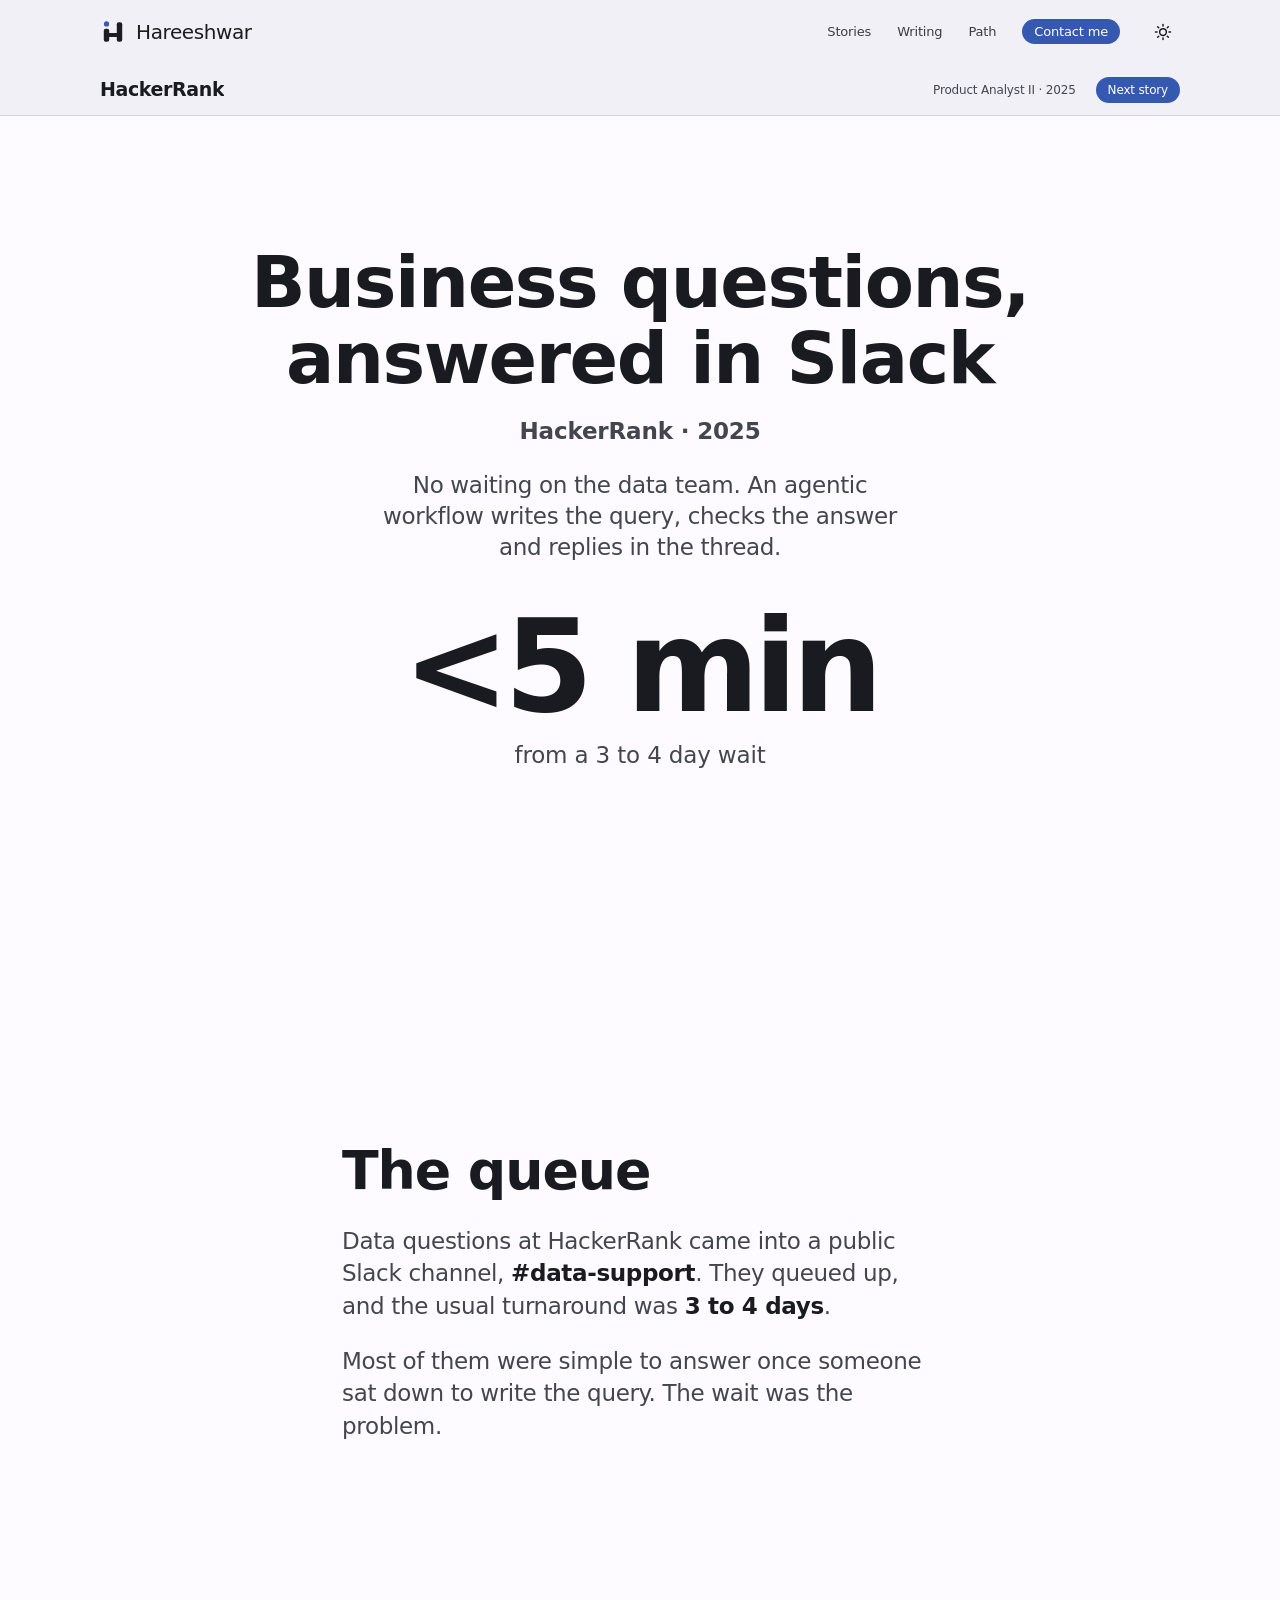
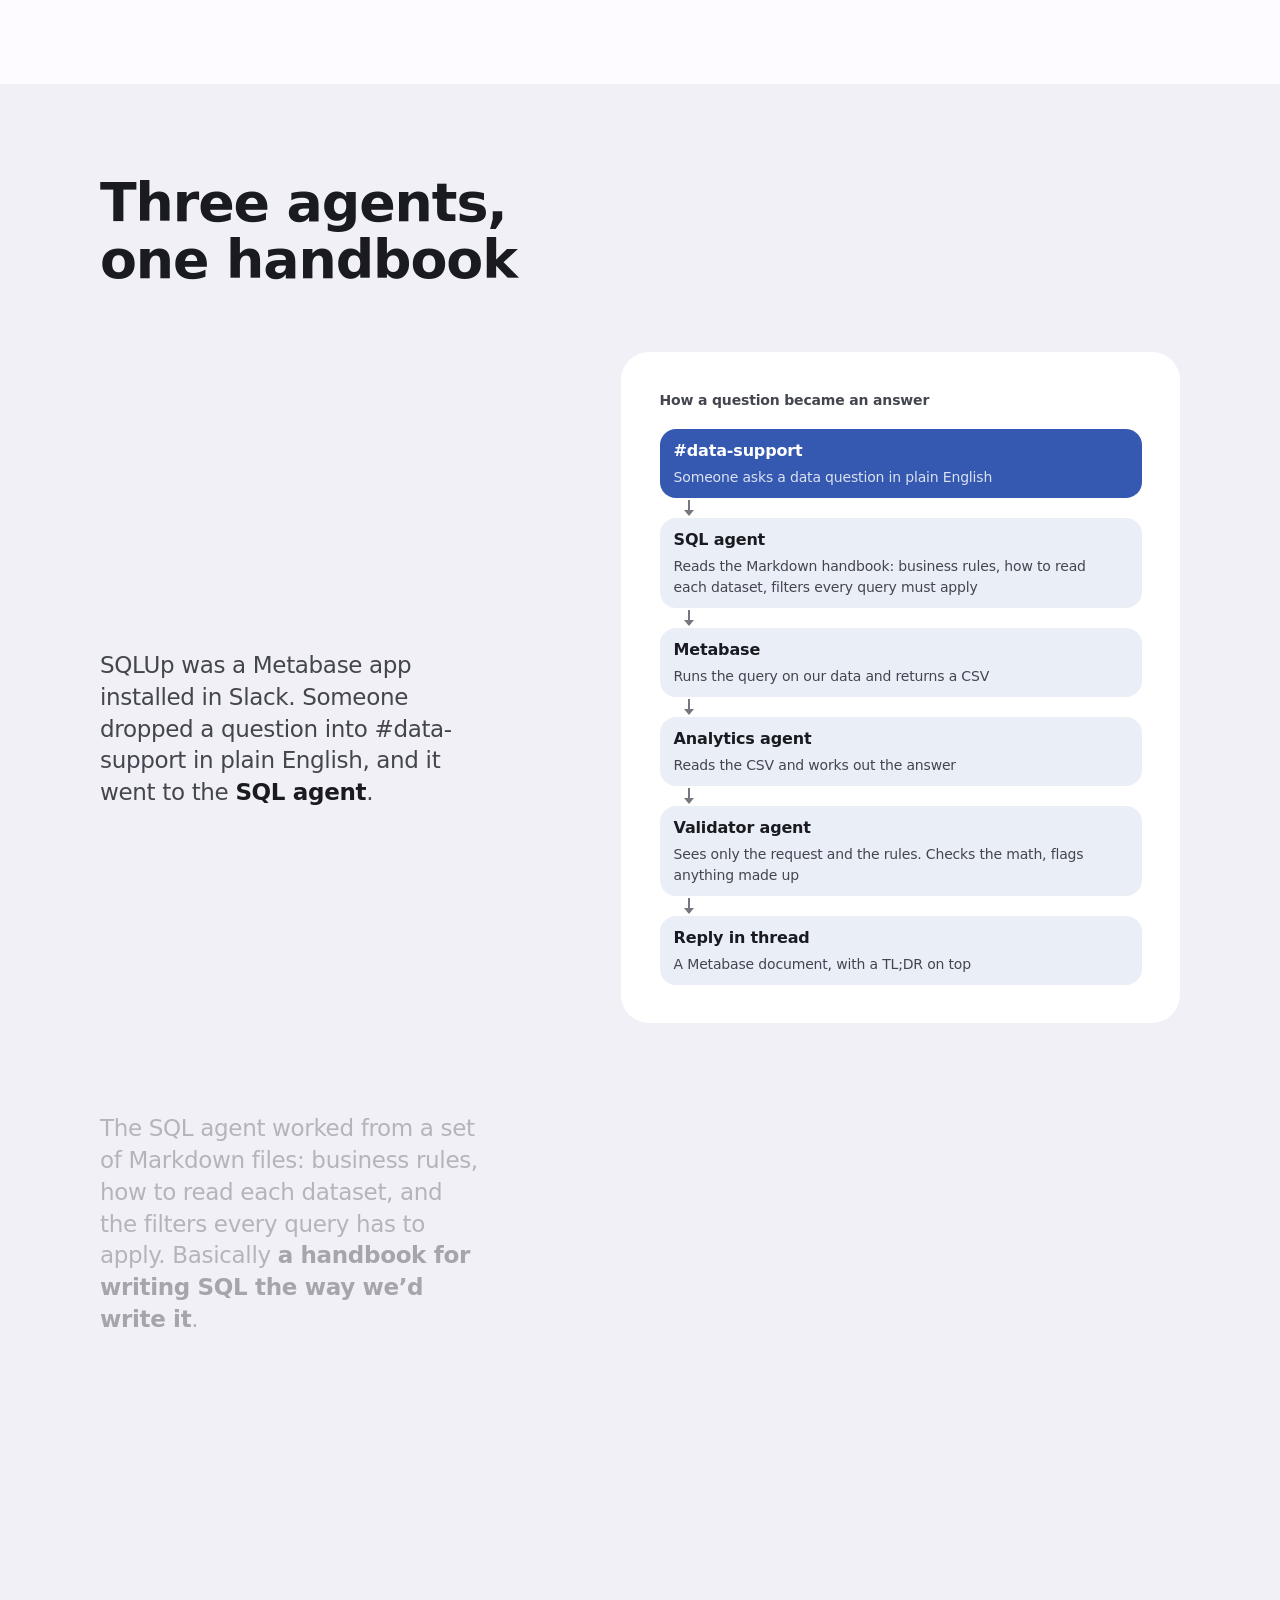
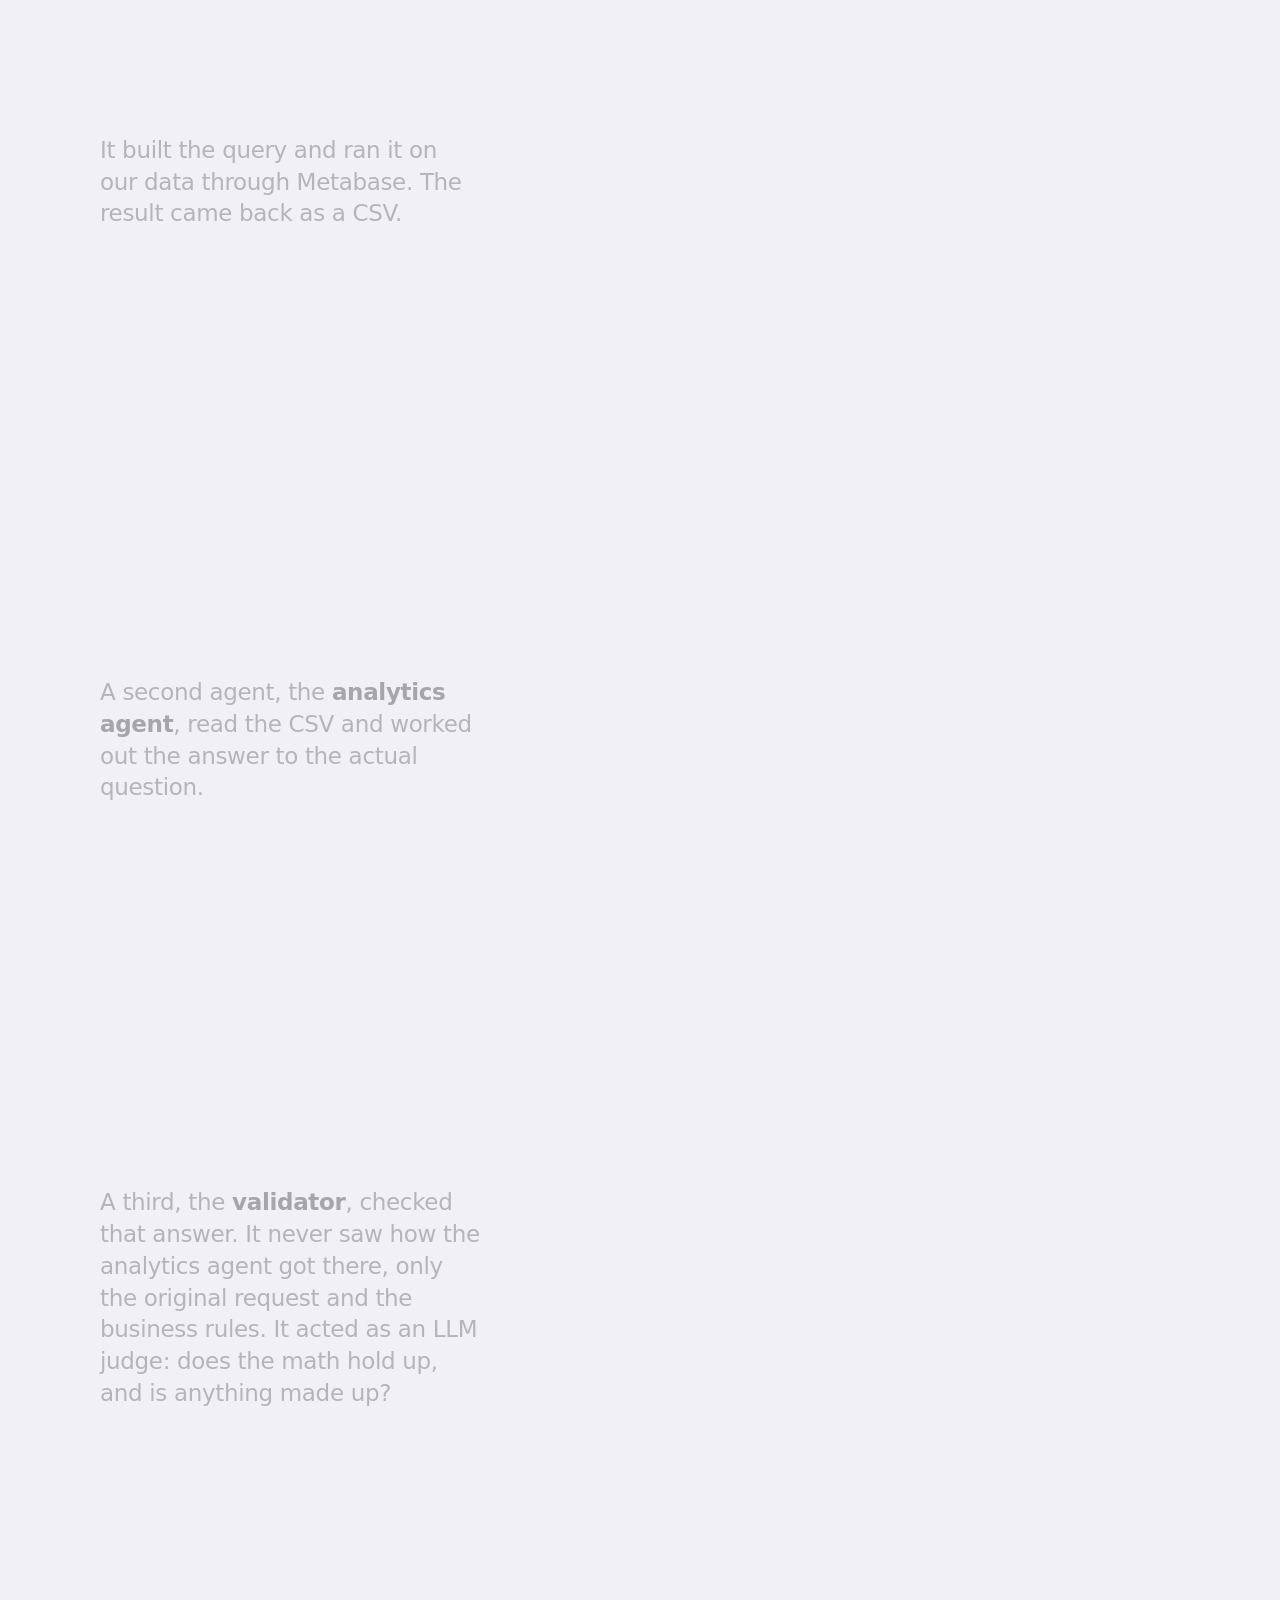
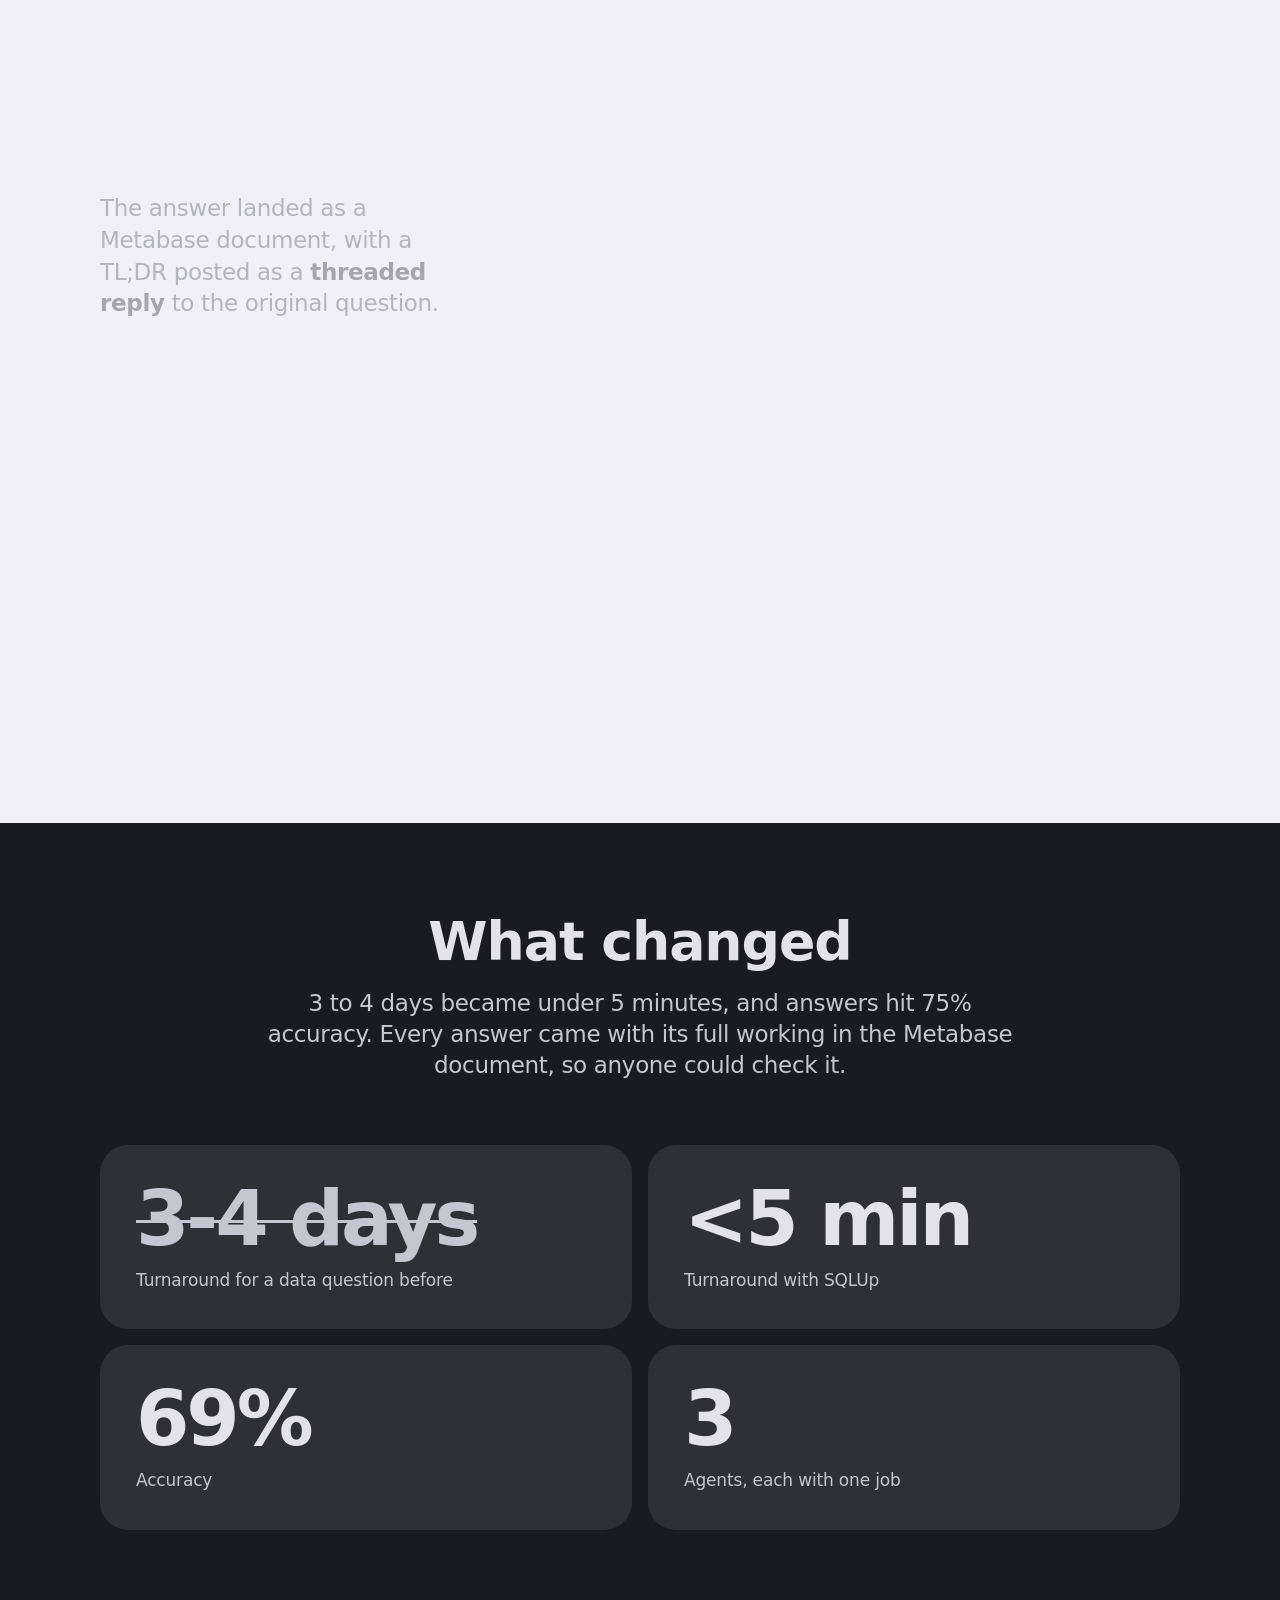
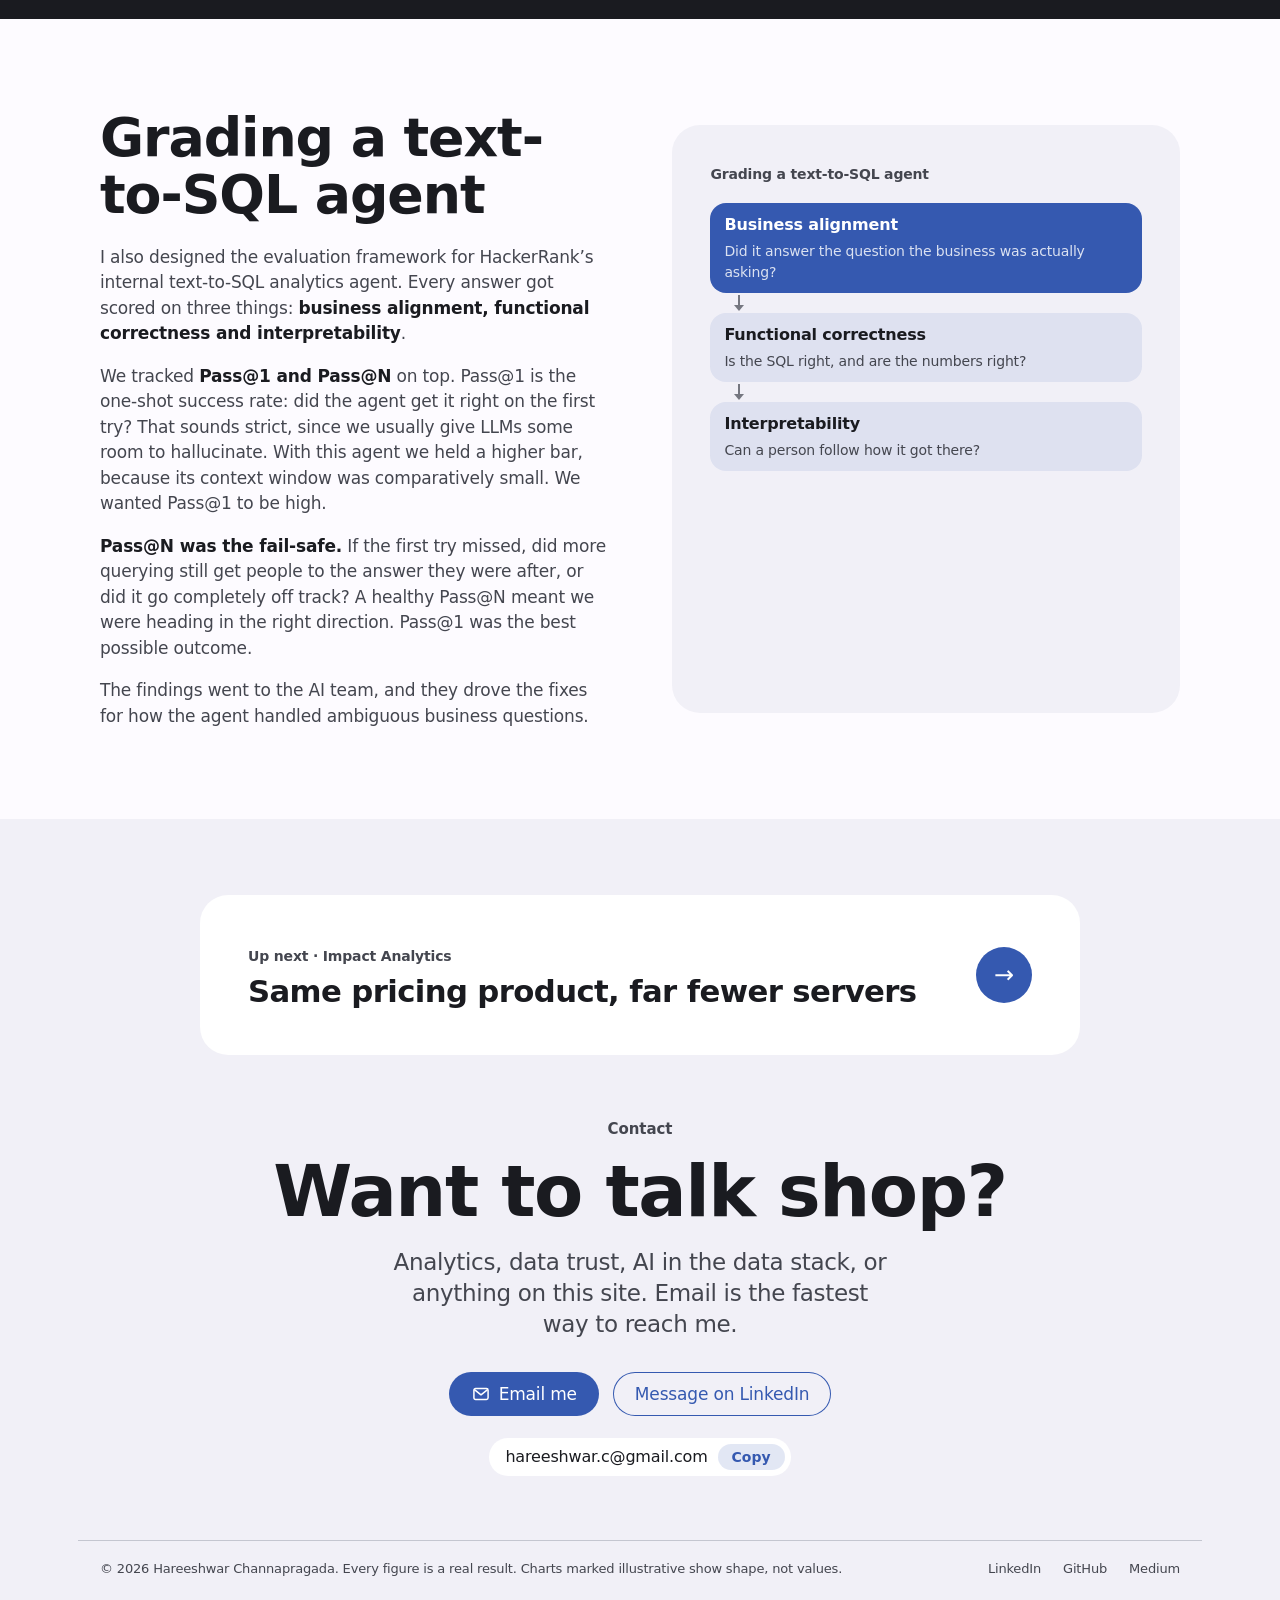
<file: stories/sqlup.html>
<!doctype html>
<html lang="en" class="snap-y page-story" data-look="apple" data-mode="light">
<head>
<meta charset="utf-8">
<meta name="viewport" content="width=device-width, initial-scale=1, viewport-fit=cover">
<meta name="color-scheme" content="light dark">
<meta name="theme-color" content="#ffffff">
<script>(function(){var d=document.documentElement,q=new URLSearchParams(location.search).get('look'),s=null;
try{if(q)sessionStorage.setItem('look',q);s=sessionStorage.getItem('look')}catch(e){}
var ua=navigator.userAgent,ipad=navigator.platform==='MacIntel'&&navigator.maxTouchPoints>1,look='android';
if(/iPhone|iPad|iPod|Macintosh|Mac OS X/.test(ua)||ipad)look='apple';else if(/Windows/.test(ua))look='windows';
if(s==='apple'||s==='android'||s==='windows')look=s;d.setAttribute('data-look',look);
var W=function(k){var m=new RegExp('(?:^|;)'+k+'=([a-z]+)').exec(window.name||'');return m?m[1]:null};
var t=null;try{t=localStorage.getItem('theme')}catch(e){}if(t!=='light'&&t!=='dark')t=W('theme');
if(t!=='light'&&t!=='dark')t=matchMedia('(prefers-color-scheme: dark)').matches?'dark':'light';var B={apple:['#ffffff','#000000'],android:['#fdfbff','#121318'],windows:['#fafafa','#202020']};var M=function(m){d.setAttribute('data-mode',m);d.style.colorScheme=m;var c=document.querySelector('meta[name="theme-color"]');if(c)c.setAttribute('content',B[d.getAttribute('data-look')][m==='dark'?1:0])};M(t);addEventListener('pageshow',function(){var x=null;try{x=localStorage.getItem('theme')}catch(e){}if(x!=='light'&&x!=='dark')x=W('theme');if((x==='light'||x==='dark')&&x!==d.getAttribute('data-mode'))M(x)});addEventListener('storage',function(ev){if(ev.key==='theme'&&(ev.newValue==='light'||ev.newValue==='dark'))M(ev.newValue)});
var n=null;try{n=sessionStorage.getItem('nav');sessionStorage.removeItem('nav')}catch(e){}if(location.hash==='#top')n='next';if(!n)n=W('nav');try{window.name=(window.name||'').replace(/(^|;)nav=[a-z]+/,'')}catch(e){}
var vt=n==='next';if(vt){d.classList.add('vt-next');try{history.scrollRestoration='manual'}catch(e){}}
var top=function(){if(vt)scrollTo(0,0)},done=function(){d.classList.remove('vt-next')};
addEventListener('pageswap',function(ev){var v=ev.viewTransition;if(v){var z=function(){};v.ready.catch(z);v.finished.catch(z);v.updateCallbackDone&&v.updateCallbackDone.catch(z)}});addEventListener('pagereveal',function(ev){top();var v=ev.viewTransition;if(v){v.ready.catch(done);v.finished.then(done,done);v.updateCallbackDone&&v.updateCallbackDone.catch(done)}else done()});
if(vt){addEventListener('DOMContentLoaded',top);addEventListener('load',function(){top();setTimeout(done,900);if(location.hash==='#top'){try{history.replaceState(null,'',location.pathname+location.search)}catch(e){}}})}})();</script>
<title>Business questions, answered in Slack | Hareeshwar Channapragada</title>
<meta name="description" content="No waiting on the data team. An agentic workflow writes the query, checks the answer and replies in the thread.">
<link rel="canonical" href="https://hareeshwar.com/stories/sqlup.html">
<meta property="og:type" content="website">
<meta property="og:site_name" content="Hareeshwar Channapragada">
<meta property="og:url" content="https://hareeshwar.com/stories/sqlup.html">
<meta property="og:title" content="Business questions, answered in Slack | Hareeshwar Channapragada">
<meta property="og:description" content="No waiting on the data team. An agentic workflow writes the query, checks the answer and replies in the thread.">
<meta property="og:image" content="https://hareeshwar.com/assets/og.png">
<meta name="twitter:card" content="summary_large_image">
<link rel="icon" href="/assets/icon.svg" type="image/svg+xml">
<link rel="apple-touch-icon" href="/assets/apple-touch-icon.png">
<link rel="manifest" href="/site.webmanifest">
<link rel="preconnect" href="https://cdn.jsdelivr.net" crossorigin>
<link rel="stylesheet" href="/assets/site.css">
<script defer src="https://cdn.jsdelivr.net/npm/gsap@3.15.0/dist/gsap.min.js" integrity="sha384-XmJ9SoHtVOHoQUcKvFAzVXwdkKo1Ie3bhmSoIAkcdsHGaIrVJIkmozyq0FJeb/Ly" crossorigin="anonymous"></script>
<script defer src="/assets/site.js"></script>
<script type="application/ld+json">{"@context": "https://schema.org", "@type": "Article", "headline": "Business questions, answered in Slack", "description": "No waiting on the data team. An agentic workflow writes the query, checks the answer and replies in the thread.", "author": {"@type": "Person", "name": "Hareeshwar Channapragada", "url": "https://hareeshwar.com/"}, "about": "HackerRank", "url": "https://hareeshwar.com/stories/sqlup.html"}</script>
</head>
<body>
<a class="skip" href="#main">Skip to content</a>
<header class="gnav"><div class="wrap">
<a class="brand" href="/" aria-label="Hareeshwar Channapragada, home"><svg class="mark" viewBox="0 0 24 24" width="24" height="24" aria-hidden="true"><rect x="3.5" y="9" width="5" height="12" rx="1.8" fill="currentColor"/><rect x="15.5" y="3" width="5" height="18" rx="1.8" fill="currentColor"/><rect x="6" y="13" width="12" height="3.6" rx="1.4" fill="currentColor"/><circle cx="6" cy="4.5" r="2.4" class="mark-dot"/></svg>Hareeshwar</a>
<nav aria-label="Main"><ul>
<li class="hide-s"><a href="/#stories">Stories</a></li>
<li class="hide-s"><a href="/#writing">Writing</a></li>
<li class="hide-s"><a href="/#path">Path</a></li>
<li class="hide-s"><a class="nav-cta" href="#contact">Contact me</a></li>
<li><button class="theme-btn" type="button" aria-label="Switch between light and dark" aria-pressed="false"><svg class="sun" viewBox="0 0 24 24" fill="none" stroke="currentColor" stroke-width="2" stroke-linecap="round" aria-hidden="true"><circle cx="12" cy="12" r="4.5"/><path d="M12 2v2M12 20v2M4.9 4.9l1.4 1.4M17.7 17.7l1.4 1.4M2 12h2M20 12h2M4.9 19.1l1.4-1.4M17.7 6.3l1.4-1.4"/></svg><svg class="moon" viewBox="0 0 24 24" fill="none" stroke="currentColor" stroke-width="2" stroke-linecap="round" aria-hidden="true"><path d="M20 14.5A8 8 0 1 1 9.5 4a6.5 6.5 0 0 0 10.5 10.5z"/></svg></button></li>
</ul></nav></div></header><nav class="lnav" aria-label="Story"><div class="wrap"><span class="lt">HackerRank</span>
<div class="rt"><span class="hide-s" style="color:var(--ink-2)">Product Analyst II · 2025</span><a class="pill" href="/stories/pricing-engine.html#top" data-next>Next story</a></div></div><span class="progress"></span></nav>
<main id="main">
<section class="s-hero snap" id="top"><div class="wrap">
<h1 style="view-transition-name:t-sqlup">Business questions, answered in Slack</h1>
<p class="co">HackerRank · 2025</p>
<p class="lead dek">No waiting on the data team. An agentic workflow writes the query, checks the answer and replies in the thread.</p>
<div class="big" data-rise><b style="font-size:clamp(64px,10vw,140px)">&lt;5 min</b><span>from a 3 to 4 day wait</span></div>
</div></section><section class="sec snap " aria-labelledby="c0"><div class="wrap stack-center" data-rise><h2 id="c0" style="font-size:var(--h-2)">The queue</h2><div class="body" style="margin-top:26px"><p>Data questions at HackerRank came into a public Slack channel, <strong>#data-support</strong>. They queued up, and the usual turnaround was <strong>3 to 4 days</strong>.</p><p>Most of them were simple to answer once someone sat down to write the query. The wait was the problem.</p></div></div></section><section class="sec snap alt" aria-labelledby="c1"><div class="wrap"><div class="ch-head" data-rise><h2 id="c1">Three agents, one handbook</h2></div>
<div class="scrolly"><div class="steps"><div class="step"><p>SQLUp was a Metabase app installed in Slack. Someone dropped a question into #data-support in plain English, and it went to the <strong>SQL agent</strong>.</p></div><div class="step"><p>The SQL agent worked from a set of Markdown files: business rules, how to read each dataset, and the filters every query has to apply. Basically <strong>a handbook for writing SQL the way we’d write it</strong>.</p></div><div class="step"><p>It built the query and ran it on our data through Metabase. The result came back as a CSV.</p></div><div class="step"><p>A second agent, the <strong>analytics agent</strong>, read the CSV and worked out the answer to the actual question.</p></div><div class="step"><p>A third, the <strong>validator</strong>, checked that answer. It never saw how the analytics agent got there, only the original request and the business rules. It acted as an LLM judge: does the math hold up, and is anything made up?</p></div><div class="step"><p>The answer landed as a Metabase document, with a TL;DR posted as a <strong>threaded reply</strong> to the original question.</p></div></div><div class="viz"><div class="panel"><p class="p-title">How a question became an answer</p><ol class="vflow compact"><li class="on1"><b>#data-support</b><span>Someone asks a data question in plain English</span></li><li class="on2"><b>SQL agent</b><span>Reads the Markdown handbook: business rules, how to read each dataset, filters every query must apply</span></li><li class="on3"><b>Metabase</b><span>Runs the query on our data and returns a CSV</span></li><li class="on4"><b>Analytics agent</b><span>Reads the CSV and works out the answer</span></li><li class="on5"><b>Validator agent</b><span>Sees only the request and the rules. Checks the math, flags anything made up</span></li><li class="on6"><b>Reply in thread</b><span>A Metabase document, with a TL;DR on top</span></li></ol></div></div></div></div></section><section class="sec snap stage" aria-labelledby="c2"><div class="wrap"><div class="ch-head center" data-rise style="text-align:center"><h2 id="c2">What changed</h2><p class="lead">3 to 4 days became under 5 minutes, and answers hit 75% accuracy. Every answer came with its full working in the Metabase document, so anyone could check it.</p></div>
<div class="figure-wide" data-rise style="--d:1"><div class="bignums">
<div><b><s>3-4 days</s></b><span>Turnaround for a data question before</span></div>
<div><b>&lt;5 min</b><span>Turnaround with SQLUp</span></div>
<div><b class="num" data-count="75" data-suf="%">0%</b><span>Accuracy</span></div>
<div><b>3</b><span>Agents, each with one job</span></div>
</div></div></div></section><section class="sec snap " aria-labelledby="c3"><div class="wrap"><div class="ch-text"><div data-rise><h2 id="c3" style="font-size:var(--h-2)">Grading a text-to-SQL agent</h2><div class="body" style="margin-top:22px"><p>I also designed the evaluation framework for HackerRank’s internal text-to-SQL analytics agent. Every answer got scored on three things: <strong>business alignment, functional correctness and interpretability</strong>.</p><p>We tracked <strong>Pass@1 and Pass@N</strong> on top. Pass@1 is the one-shot success rate: did the agent get it right on the first try? That sounds strict, since we usually give LLMs some room to hallucinate. With this agent we held a higher bar, because its context window was comparatively small. We wanted Pass@1 to be high.</p><p><strong>Pass@N was the fail-safe.</strong> If the first try missed, did more querying still get people to the answer they were after, or did it go completely off track? A healthy Pass@N meant we were heading in the right direction. Pass@1 was the best possible outcome.</p><p>The findings went to the AI team, and they drove the fixes for how the agent handled ambiguous business questions.</p></div></div>
<div data-rise style="--d:1"><div class="panel" data-autostep="4" data-gap="900"><p class="p-title">Grading a text-to-SQL agent</p><ol class="vflow compact"><li class="on1"><b>Business alignment</b><span>Did it answer the question the business was actually asking?</span></li><li class="on2"><b>Functional correctness</b><span>Is the SQL right, and are the numbers right?</span></li><li class="on3"><b>Interpretability</b><span>Can a person follow how it got there?</span></li></ol><div class="vis-in at4 tries" style="margin-top:22px"><div class="try-row "><b>Pass@1</b><span class="try-sq"><i class="ok"></i></span><span class="try-note">Right on the first try. The target, held strict because the context window was small.</span></div><div class="try-row "><b>Pass@N</b><span class="try-sq"><i class="miss"></i><i class="miss"></i><i class="ok"></i></span><span class="try-note">Got there with more querying. Still heading the right way.</span></div><div class="try-row bad"><b>Neither</b><span class="try-sq"><i class="miss"></i><i class="miss"></i><i class="miss"></i></span><span class="try-note">Went off track. The case we were watching for.</span></div></div></div></div></div></div></section><section class="contact snap" id="contact" aria-labelledby="contact-h">
<div class="wrap contact-in"><a class="next" href="/stories/pricing-engine.html#top" data-next data-rise>
<div><small>Up next · Impact Analytics</small><h3 style="view-transition-name:t-pricing-engine">Same pricing product, far fewer servers</h3></div><span class="arrow" aria-hidden="true">→</span></a>
<p class="kicker" data-rise>Contact</p>
<h2 id="contact-h" data-rise style="--d:1">Want to talk shop?</h2>
<p class="lead" data-rise style="--d:2">Analytics, data trust, AI in the data stack, or anything on this site. Email is the fastest way to reach me.</p>
<div class="ctas" data-rise style="--d:3"><a class="btn" href="mailto:hareeshwar.c@gmail.com"><svg viewBox="0 0 24 24" fill="none" stroke="currentColor" stroke-width="1.8" stroke-linecap="round" stroke-linejoin="round" aria-hidden="true"><rect x="3.5" y="5.5" width="17" height="13" rx="2"/><path d="m4.5 7 7.5 6 7.5-6"/></svg>Email me</a><a class="btn ghost" href="https://www.linkedin.com/in/hareeshwarc/">Message on LinkedIn</a></div>
<p class="mail" data-rise style="--d:4"><span>hareeshwar.c@gmail.com</span><button class="copy" type="button" data-copy="hareeshwar.c@gmail.com">Copy</button></p>
</div>
<footer class="foot"><div class="wrap row"><span>© 2026 Hareeshwar Channapragada. Every figure is a real result. Charts marked illustrative show shape, not values.</span>
<ul><li><a href="https://www.linkedin.com/in/hareeshwarc/">LinkedIn</a></li><li><a href="https://github.com/hareeshwarc">GitHub</a></li><li><a href="https://hareeshwar98.medium.com/">Medium</a></li></ul></div></footer>
</section>
</main>
<nav class="tabbar" aria-label="Sections"><a href="/" data-tab="home"><span class="ic"><svg viewBox="0 0 24 24" fill="none" stroke="currentColor" stroke-width="1.8" stroke-linecap="round" stroke-linejoin="round" aria-hidden="true"><path d="M4 11.5 12 5l8 6.5V20a1 1 0 0 1-1 1h-4.5v-5.5h-5V21H5a1 1 0 0 1-1-1z"/></svg></span><span class="lb">Home</span></a><a href="/#stories" data-tab="stories" aria-current="page"><span class="ic"><svg viewBox="0 0 24 24" fill="none" stroke="currentColor" stroke-width="1.8" stroke-linecap="round" stroke-linejoin="round" aria-hidden="true"><rect x="4" y="12" width="4" height="8" rx="1"/><rect x="10" y="7" width="4" height="13" rx="1"/><rect x="16" y="4" width="4" height="16" rx="1"/></svg></span><span class="lb">Stories</span></a><a href="/#writing" data-tab="writing"><span class="ic"><svg viewBox="0 0 24 24" fill="none" stroke="currentColor" stroke-width="1.8" stroke-linecap="round" stroke-linejoin="round" aria-hidden="true"><path d="M5 19h4L19.5 8.5a2.1 2.1 0 0 0-3-3L6 16z"/><path d="M14.5 7.5l3 3"/></svg></span><span class="lb">Writing</span></a><a href="#contact" data-tab="contact"><span class="ic"><svg viewBox="0 0 24 24" fill="none" stroke="currentColor" stroke-width="1.8" stroke-linecap="round" stroke-linejoin="round" aria-hidden="true"><rect x="3.5" y="5.5" width="17" height="13" rx="2"/><path d="m4.5 7 7.5 6 7.5-6"/></svg></span><span class="lb">Contact</span></a></nav>
</body></html>
</file>
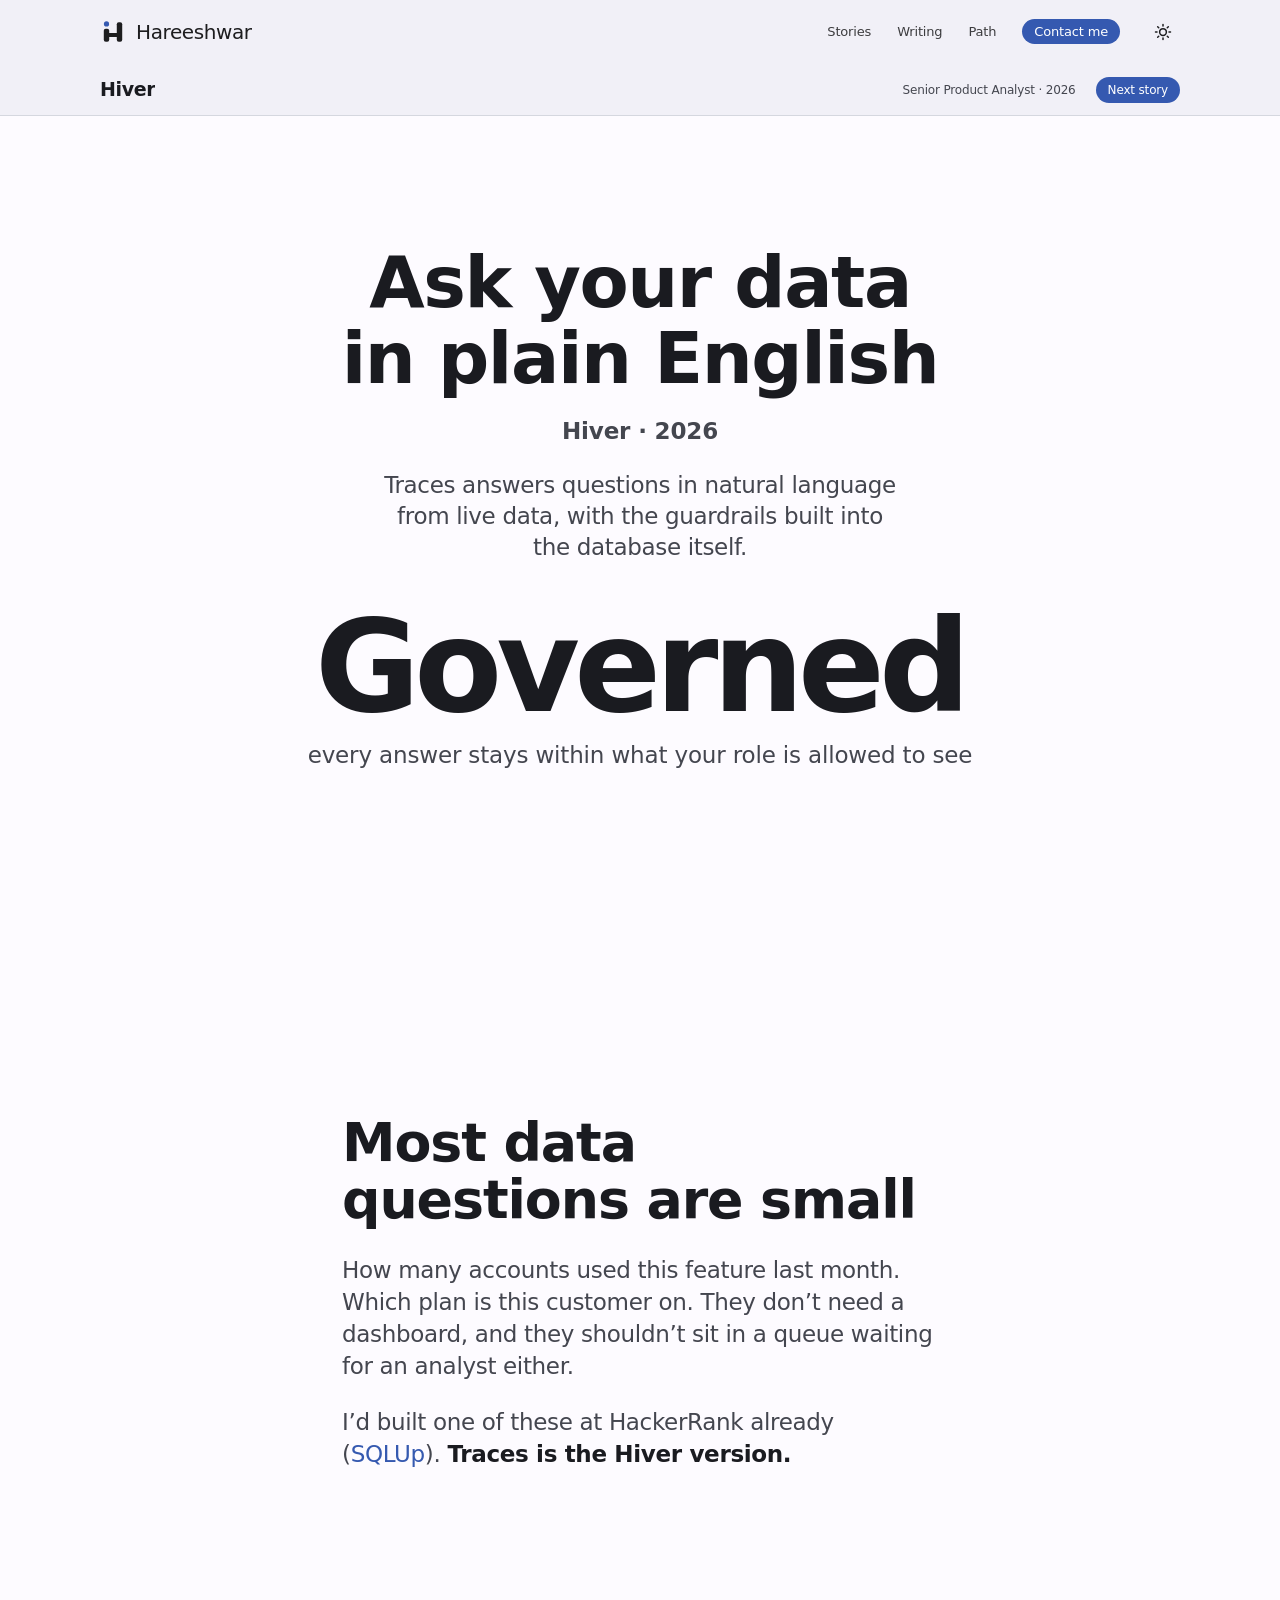
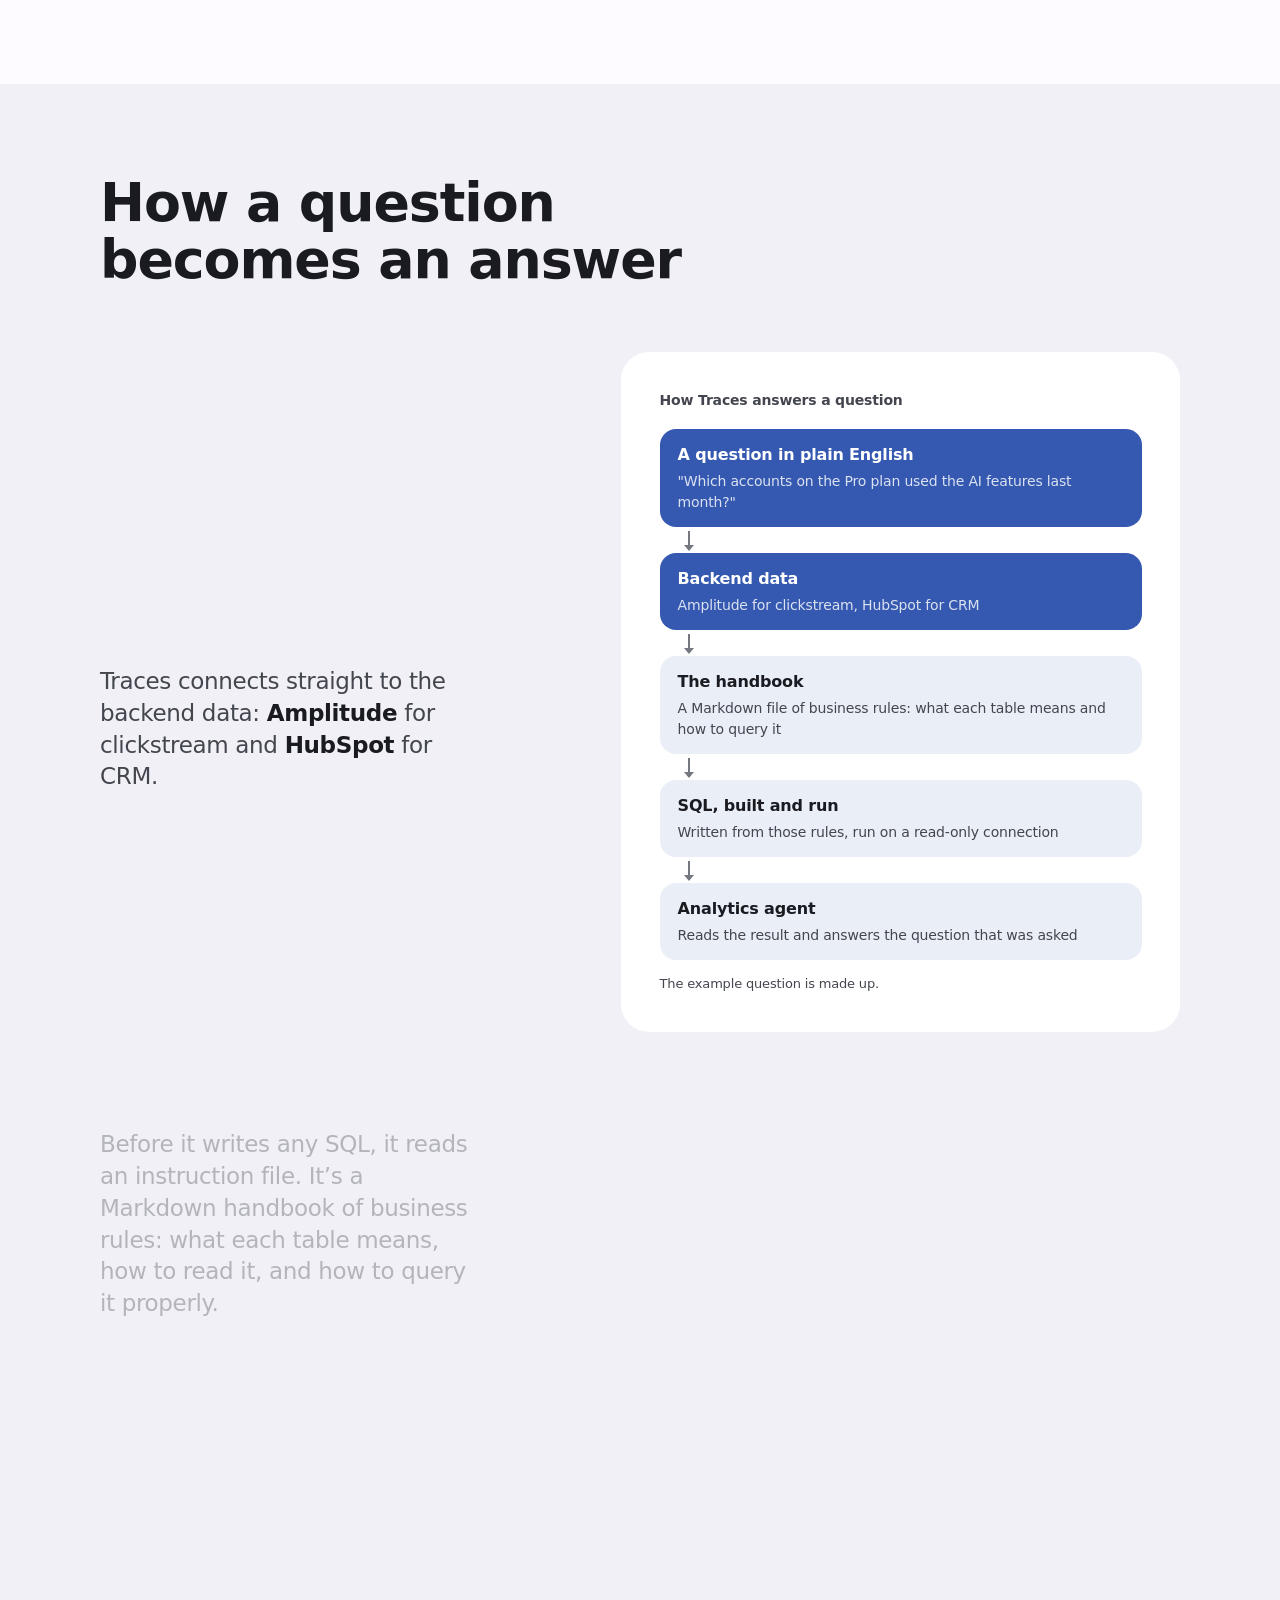
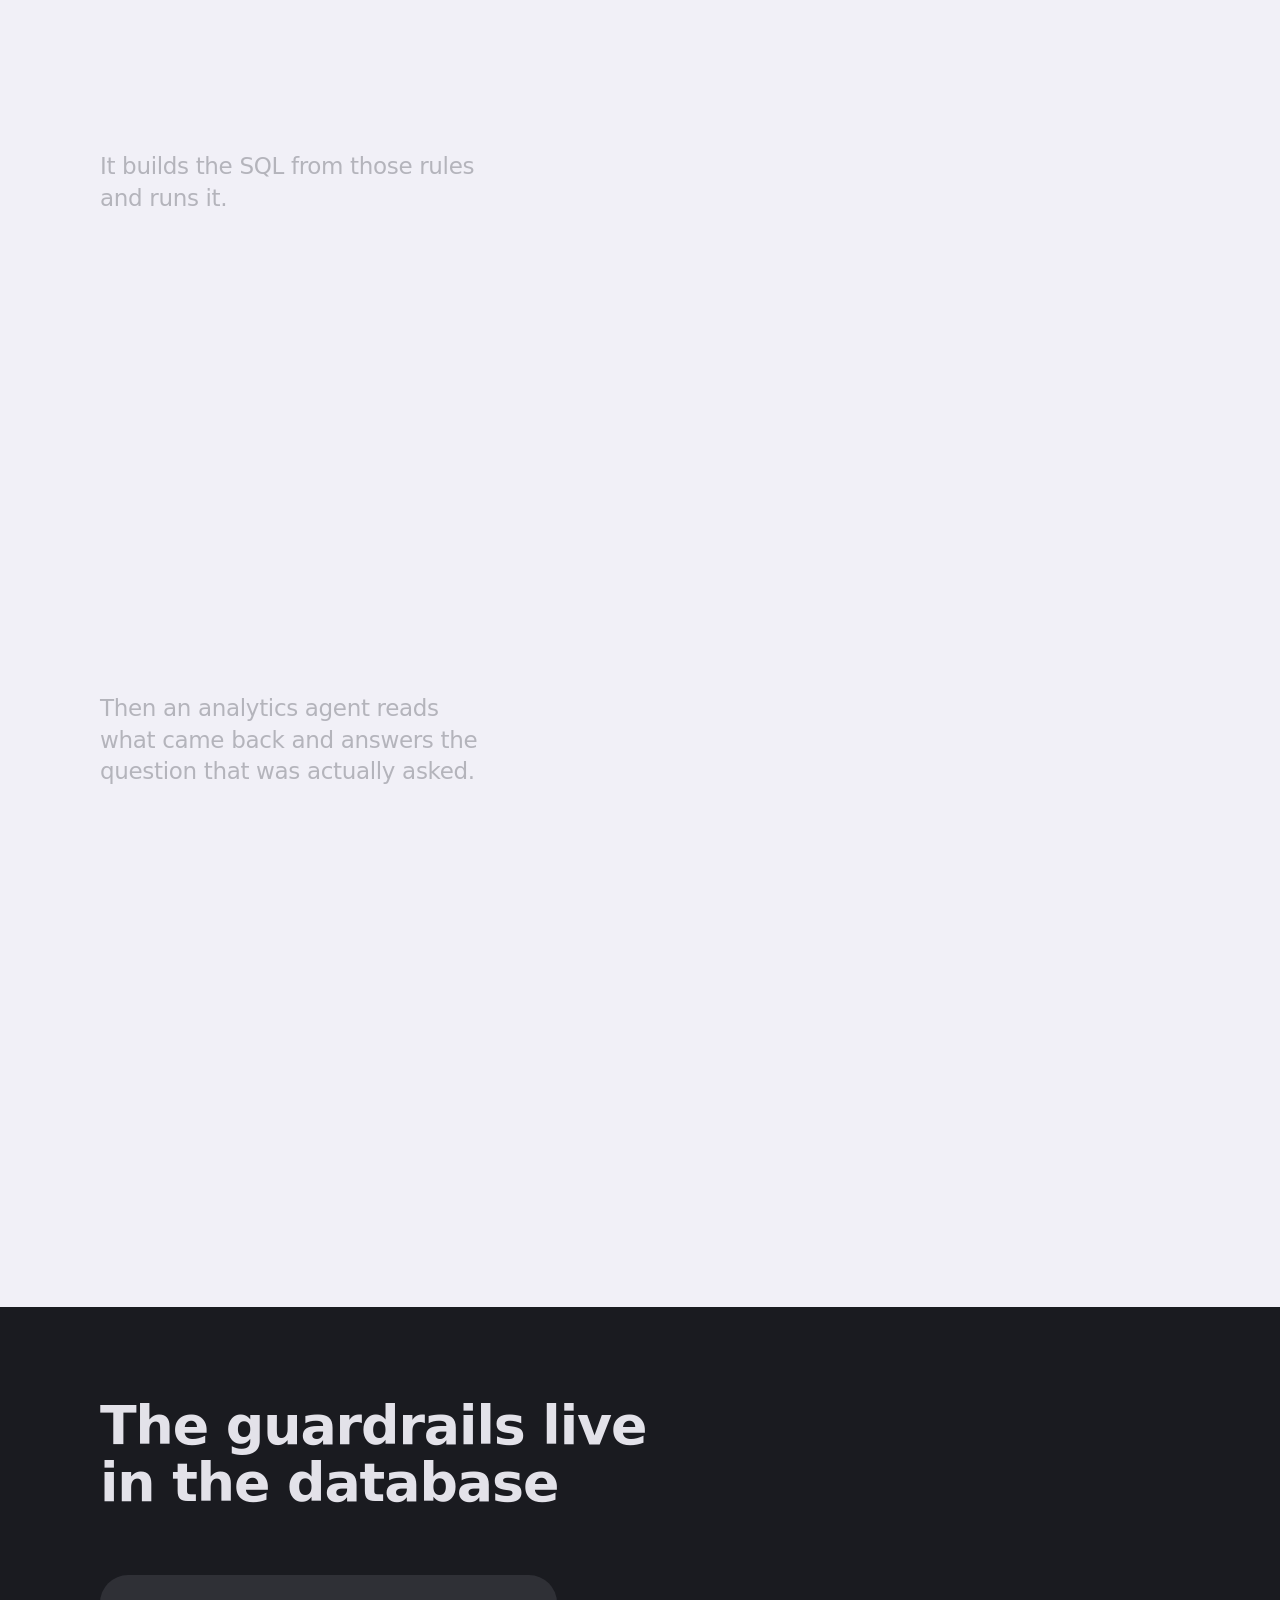
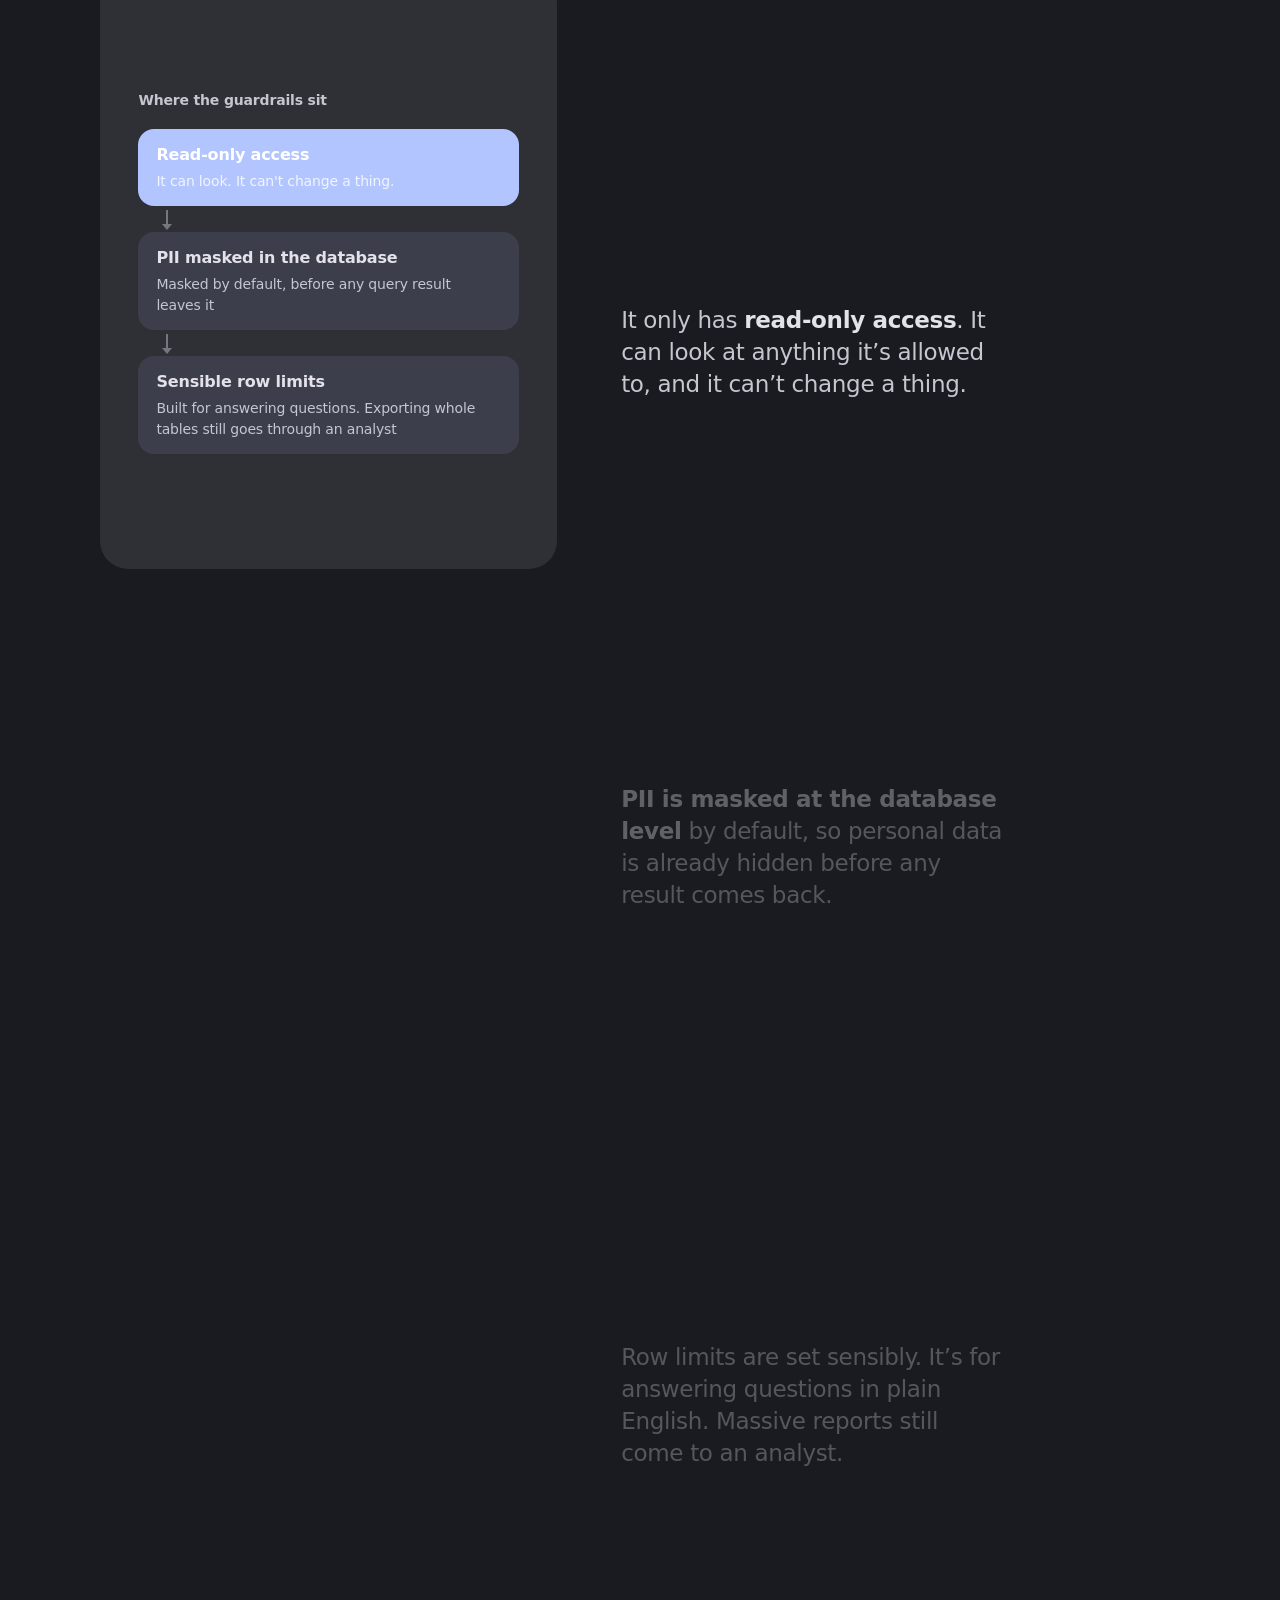
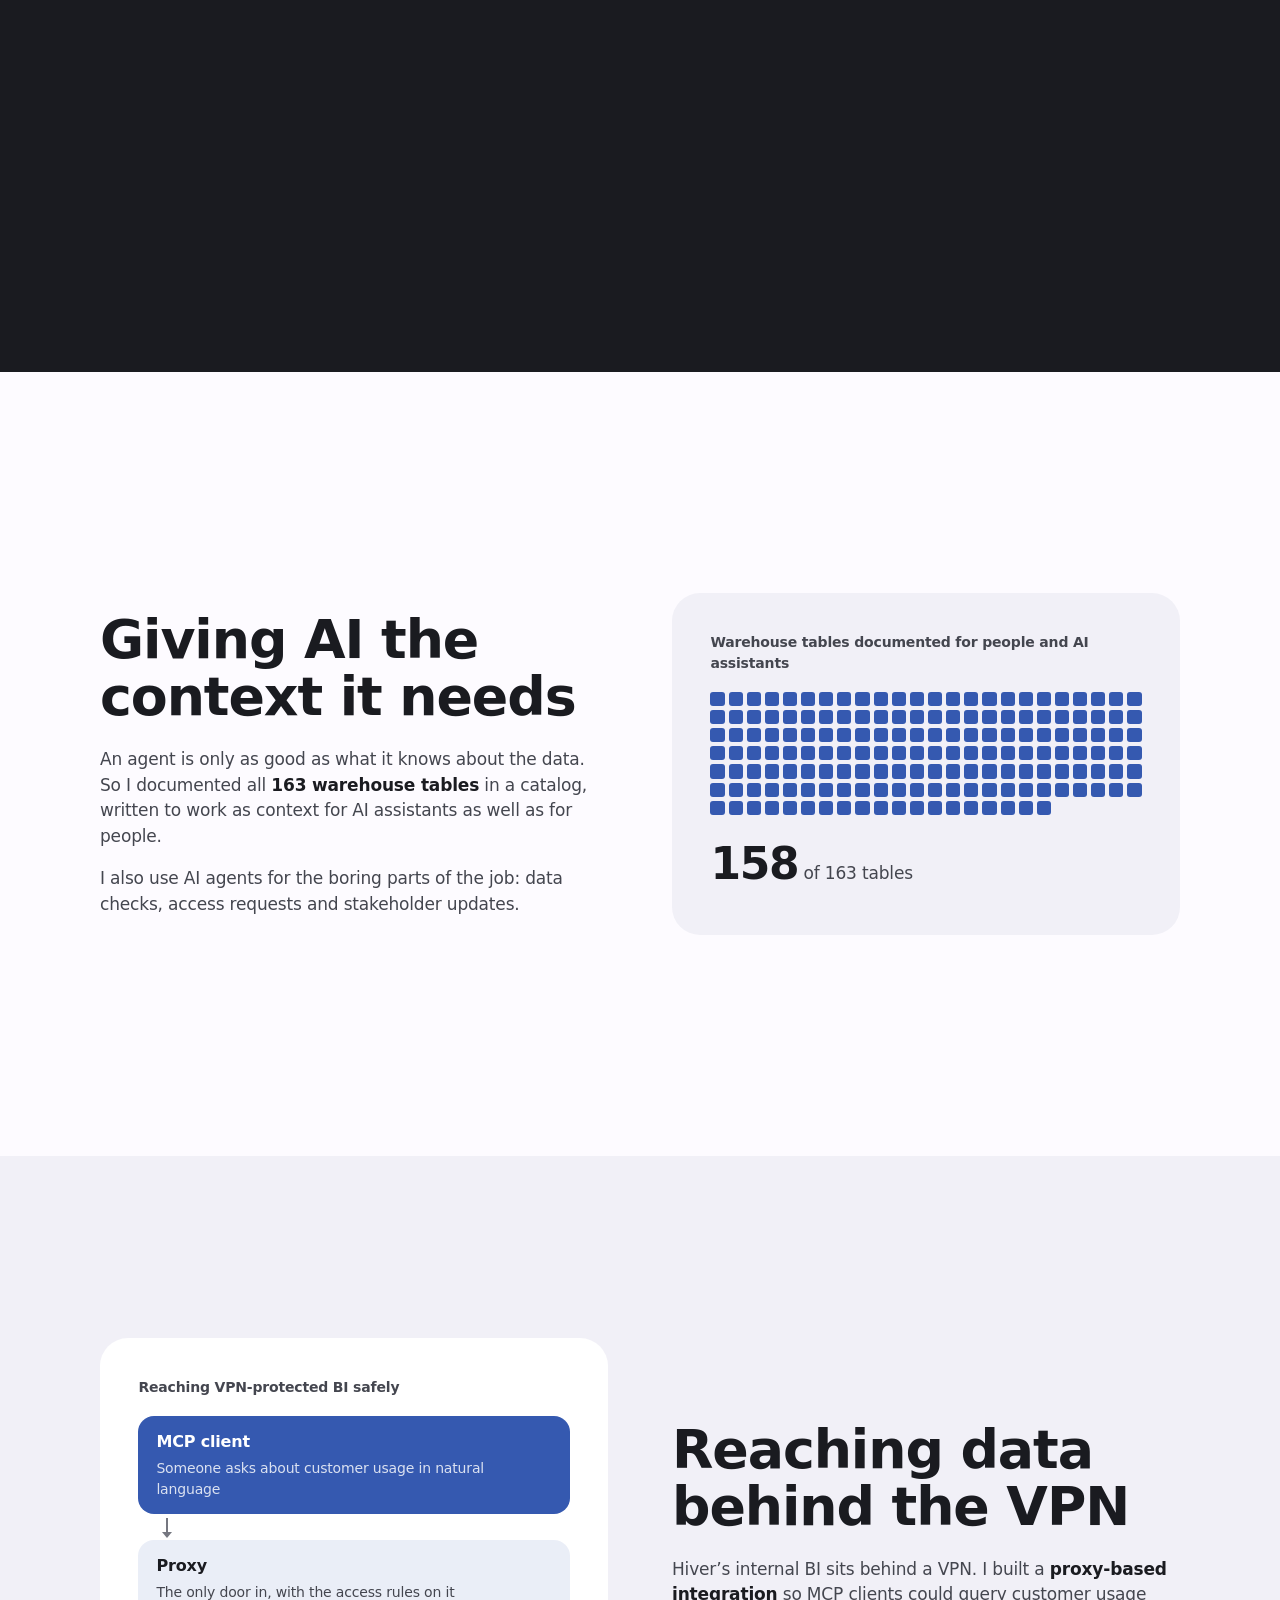
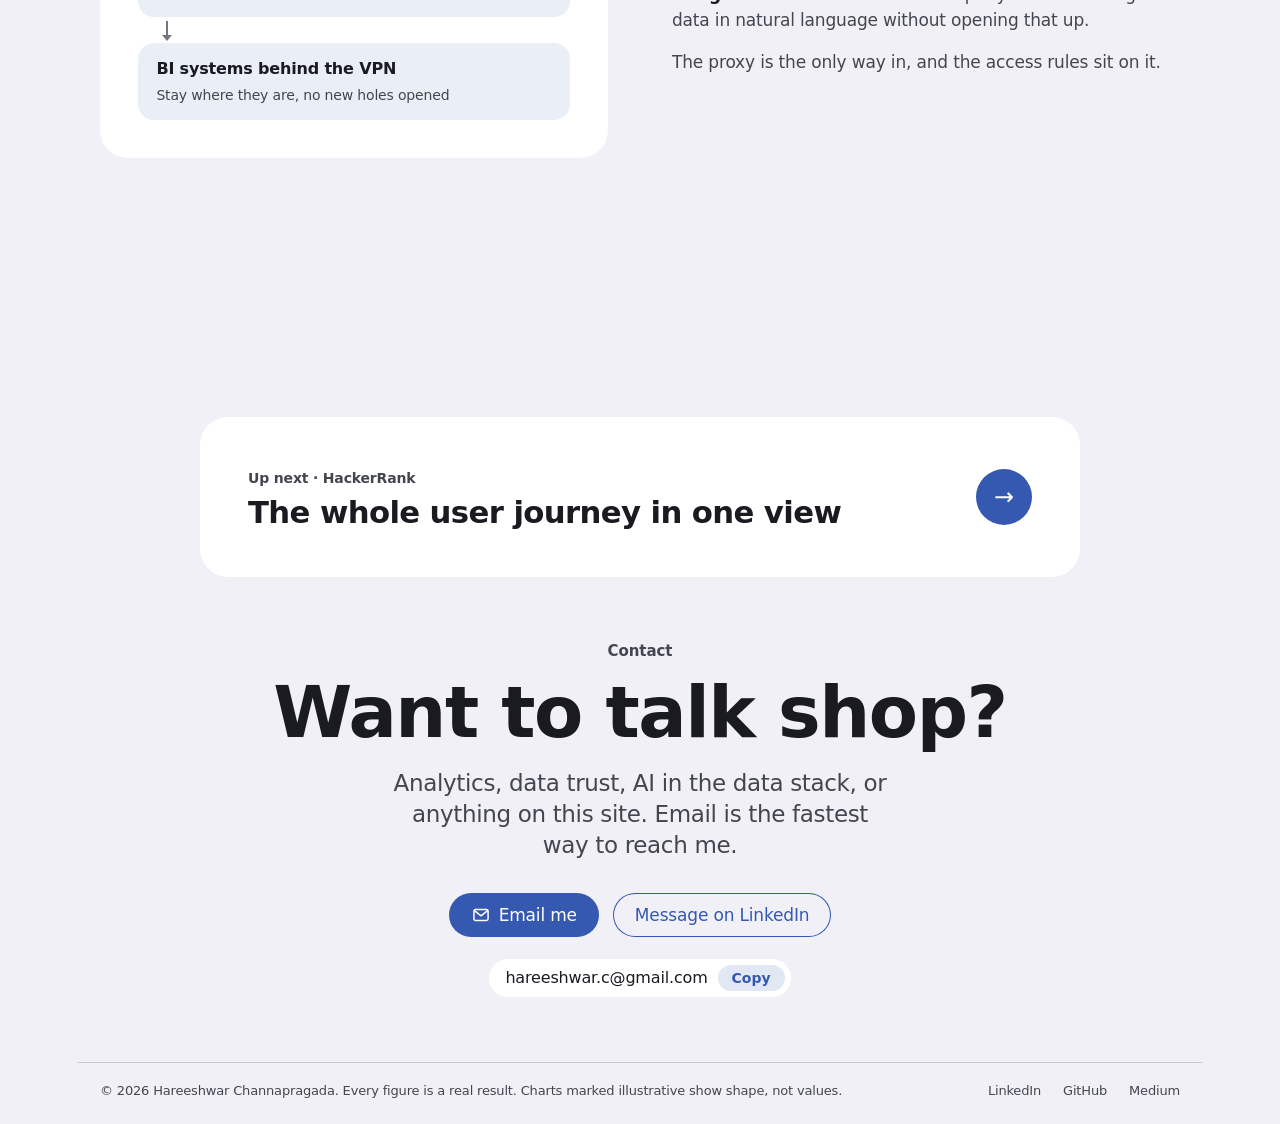
<file: stories/traces.html>
<!doctype html>
<html lang="en" class="snap-y page-story" data-look="apple" data-mode="light">
<head>
<meta charset="utf-8">
<meta name="viewport" content="width=device-width, initial-scale=1, viewport-fit=cover">
<meta name="color-scheme" content="light dark">
<meta name="theme-color" content="#ffffff">
<script>(function(){var d=document.documentElement,q=new URLSearchParams(location.search).get('look'),s=null;
try{if(q)sessionStorage.setItem('look',q);s=sessionStorage.getItem('look')}catch(e){}
var ua=navigator.userAgent,ipad=navigator.platform==='MacIntel'&&navigator.maxTouchPoints>1,look='android';
if(/iPhone|iPad|iPod|Macintosh|Mac OS X/.test(ua)||ipad)look='apple';else if(/Windows/.test(ua))look='windows';
if(s==='apple'||s==='android'||s==='windows')look=s;d.setAttribute('data-look',look);
var W=function(k){var m=new RegExp('(?:^|;)'+k+'=([a-z]+)').exec(window.name||'');return m?m[1]:null};
var t=null;try{t=localStorage.getItem('theme')}catch(e){}if(t!=='light'&&t!=='dark')t=W('theme');
if(t!=='light'&&t!=='dark')t=matchMedia('(prefers-color-scheme: dark)').matches?'dark':'light';var B={apple:['#ffffff','#000000'],android:['#fdfbff','#121318'],windows:['#fafafa','#202020']};var M=function(m){d.setAttribute('data-mode',m);d.style.colorScheme=m;var c=document.querySelector('meta[name="theme-color"]');if(c)c.setAttribute('content',B[d.getAttribute('data-look')][m==='dark'?1:0])};M(t);addEventListener('pageshow',function(){var x=null;try{x=localStorage.getItem('theme')}catch(e){}if(x!=='light'&&x!=='dark')x=W('theme');if((x==='light'||x==='dark')&&x!==d.getAttribute('data-mode'))M(x)});addEventListener('storage',function(ev){if(ev.key==='theme'&&(ev.newValue==='light'||ev.newValue==='dark'))M(ev.newValue)});
var n=null;try{n=sessionStorage.getItem('nav');sessionStorage.removeItem('nav')}catch(e){}if(location.hash==='#top')n='next';if(!n)n=W('nav');try{window.name=(window.name||'').replace(/(^|;)nav=[a-z]+/,'')}catch(e){}
var vt=n==='next';if(vt){d.classList.add('vt-next');try{history.scrollRestoration='manual'}catch(e){}}
var top=function(){if(vt)scrollTo(0,0)},done=function(){d.classList.remove('vt-next')};
addEventListener('pageswap',function(ev){var v=ev.viewTransition;if(v){var z=function(){};v.ready.catch(z);v.finished.catch(z);v.updateCallbackDone&&v.updateCallbackDone.catch(z)}});addEventListener('pagereveal',function(ev){top();var v=ev.viewTransition;if(v){v.ready.catch(done);v.finished.then(done,done);v.updateCallbackDone&&v.updateCallbackDone.catch(done)}else done()});
if(vt){addEventListener('DOMContentLoaded',top);addEventListener('load',function(){top();setTimeout(done,900);if(location.hash==='#top'){try{history.replaceState(null,'',location.pathname+location.search)}catch(e){}}})}})();</script>
<title>Ask your data in plain English | Hareeshwar Channapragada</title>
<meta name="description" content="Traces answers questions in natural language from live data, with the guardrails built into the database itself.">
<link rel="canonical" href="https://hareeshwar.com/stories/traces.html">
<meta property="og:type" content="website">
<meta property="og:site_name" content="Hareeshwar Channapragada">
<meta property="og:url" content="https://hareeshwar.com/stories/traces.html">
<meta property="og:title" content="Ask your data in plain English | Hareeshwar Channapragada">
<meta property="og:description" content="Traces answers questions in natural language from live data, with the guardrails built into the database itself.">
<meta property="og:image" content="https://hareeshwar.com/assets/og.png">
<meta name="twitter:card" content="summary_large_image">
<link rel="icon" href="/assets/icon.svg" type="image/svg+xml">
<link rel="apple-touch-icon" href="/assets/apple-touch-icon.png">
<link rel="manifest" href="/site.webmanifest">
<link rel="preconnect" href="https://cdn.jsdelivr.net" crossorigin>
<link rel="stylesheet" href="/assets/site.css">
<script defer src="https://cdn.jsdelivr.net/npm/gsap@3.15.0/dist/gsap.min.js" integrity="sha384-XmJ9SoHtVOHoQUcKvFAzVXwdkKo1Ie3bhmSoIAkcdsHGaIrVJIkmozyq0FJeb/Ly" crossorigin="anonymous"></script>
<script defer src="/assets/site.js"></script>
<script type="application/ld+json">{"@context": "https://schema.org", "@type": "Article", "headline": "Ask your data in plain English", "description": "Traces answers questions in natural language from live data, with the guardrails built into the database itself.", "author": {"@type": "Person", "name": "Hareeshwar Channapragada", "url": "https://hareeshwar.com/"}, "about": "Hiver", "url": "https://hareeshwar.com/stories/traces.html"}</script>
</head>
<body>
<a class="skip" href="#main">Skip to content</a>
<header class="gnav"><div class="wrap">
<a class="brand" href="/" aria-label="Hareeshwar Channapragada, home"><svg class="mark" viewBox="0 0 24 24" width="24" height="24" aria-hidden="true"><rect x="3.5" y="9" width="5" height="12" rx="1.8" fill="currentColor"/><rect x="15.5" y="3" width="5" height="18" rx="1.8" fill="currentColor"/><rect x="6" y="13" width="12" height="3.6" rx="1.4" fill="currentColor"/><circle cx="6" cy="4.5" r="2.4" class="mark-dot"/></svg>Hareeshwar</a>
<nav aria-label="Main"><ul>
<li class="hide-s"><a href="/#stories">Stories</a></li>
<li class="hide-s"><a href="/#writing">Writing</a></li>
<li class="hide-s"><a href="/#path">Path</a></li>
<li class="hide-s"><a class="nav-cta" href="#contact">Contact me</a></li>
<li><button class="theme-btn" type="button" aria-label="Switch between light and dark" aria-pressed="false"><svg class="sun" viewBox="0 0 24 24" fill="none" stroke="currentColor" stroke-width="2" stroke-linecap="round" aria-hidden="true"><circle cx="12" cy="12" r="4.5"/><path d="M12 2v2M12 20v2M4.9 4.9l1.4 1.4M17.7 17.7l1.4 1.4M2 12h2M20 12h2M4.9 19.1l1.4-1.4M17.7 6.3l1.4-1.4"/></svg><svg class="moon" viewBox="0 0 24 24" fill="none" stroke="currentColor" stroke-width="2" stroke-linecap="round" aria-hidden="true"><path d="M20 14.5A8 8 0 1 1 9.5 4a6.5 6.5 0 0 0 10.5 10.5z"/></svg></button></li>
</ul></nav></div></header><nav class="lnav" aria-label="Story"><div class="wrap"><span class="lt">Hiver</span>
<div class="rt"><span class="hide-s" style="color:var(--ink-2)">Senior Product Analyst · 2026</span><a class="pill" href="/stories/weekly-business-review.html#top" data-next>Next story</a></div></div><span class="progress"></span></nav>
<main id="main">
<section class="s-hero snap" id="top"><div class="wrap">
<h1 style="view-transition-name:t-traces">Ask your data in plain English</h1>
<p class="co">Hiver · 2026</p>
<p class="lead dek">Traces answers questions in natural language from live data, with the guardrails built into the database itself.</p>
<div class="big" data-rise><b style="font-size:clamp(64px,10vw,140px)">Governed</b><span>every answer stays within what your role is allowed to see</span></div>
</div></section><section class="sec snap " aria-labelledby="c0"><div class="wrap stack-center" data-rise><h2 id="c0" style="font-size:var(--h-2)">Most data questions are small</h2><div class="body" style="margin-top:26px"><p>How many accounts used this feature last month. Which plan is this customer on. They don’t need a dashboard, and they shouldn’t sit in a queue waiting for an analyst either.</p><p>I’d built one of these at HackerRank already (<a href="/stories/sqlup.html">SQLUp</a>). <strong>Traces is the Hiver version.</strong></p></div></div></section><section class="sec snap alt" aria-labelledby="c1"><div class="wrap"><div class="ch-head" data-rise><h2 id="c1">How a question becomes an answer</h2></div>
<div class="scrolly"><div class="steps"><div class="step"><p>Traces connects straight to the backend data: <strong>Amplitude</strong> for clickstream and <strong>HubSpot</strong> for CRM.</p></div><div class="step"><p>Before it writes any SQL, it reads an instruction file. It’s a Markdown handbook of business rules: what each table means, how to read it, and how to query it properly.</p></div><div class="step"><p>It builds the SQL from those rules and runs it.</p></div><div class="step"><p>Then an analytics agent reads what came back and answers the question that was actually asked.</p></div></div><div class="viz"><div class="panel"><p class="p-title">How Traces answers a question</p><ol class="vflow"><li class="on1"><b>A question in plain English</b><span>"Which accounts on the Pro plan used the AI features last month?"</span></li><li class="on1"><b>Backend data</b><span>Amplitude for clickstream, HubSpot for CRM</span></li><li class="on2"><b>The handbook</b><span>A Markdown file of business rules: what each table means and how to query it</span></li><li class="on3"><b>SQL, built and run</b><span>Written from those rules, run on a read-only connection</span></li><li class="on4"><b>Analytics agent</b><span>Reads the result and answers the question that was asked</span></li></ol><p class="p-note">The example question is made up.</p></div></div></div></div></section><section class="sec snap stage" aria-labelledby="c2"><div class="wrap"><div class="ch-head" data-rise><h2 id="c2">The guardrails live in the database</h2></div>
<div class="scrolly flip"><div class="steps"><div class="step"><p>It only has <strong>read-only access</strong>. It can look at anything it’s allowed to, and it can’t change a thing.</p></div><div class="step"><p><strong>PII is masked at the database level</strong> by default, so personal data is already hidden before any result comes back.</p></div><div class="step"><p>Row limits are set sensibly. It’s for answering questions in plain English. Massive reports still come to an analyst.</p></div></div><div class="viz"><div class="panel"><p class="p-title">Where the guardrails sit</p><ol class="vflow"><li class="on1"><b>Read-only access</b><span>It can look. It can't change a thing.</span></li><li class="on2"><b>PII masked in the database</b><span>Masked by default, before any query result leaves it</span></li><li class="on3"><b>Sensible row limits</b><span>Built for answering questions. Exporting whole tables still goes through an analyst</span></li></ol></div></div></div></div></section><section class="sec snap " aria-labelledby="c3"><div class="wrap"><div class="ch-text"><div data-rise><h2 id="c3" style="font-size:var(--h-2)">Giving AI the context it needs</h2><div class="body" style="margin-top:22px"><p>An agent is only as good as what it knows about the data. So I documented all <strong>163 warehouse tables</strong> in a catalog, written to work as context for AI assistants as well as for people.</p><p>I also use AI agents for the boring parts of the job: data checks, access requests and stakeholder updates.</p></div></div>
<div data-rise style="--d:1"><div class="panel"><p class="p-title">Warehouse tables documented for people and AI assistants</p><div class="squares" style="margin-top:18px"><i style="--k:0"></i><i style="--k:1"></i><i style="--k:2"></i><i style="--k:3"></i><i style="--k:4"></i><i style="--k:5"></i><i style="--k:6"></i><i style="--k:7"></i><i style="--k:8"></i><i style="--k:9"></i><i style="--k:10"></i><i style="--k:11"></i><i style="--k:12"></i><i style="--k:13"></i><i style="--k:14"></i><i style="--k:15"></i><i style="--k:16"></i><i style="--k:17"></i><i style="--k:18"></i><i style="--k:19"></i><i style="--k:20"></i><i style="--k:21"></i><i style="--k:22"></i><i style="--k:23"></i><i style="--k:24"></i><i style="--k:25"></i><i style="--k:26"></i><i style="--k:27"></i><i style="--k:28"></i><i style="--k:29"></i><i style="--k:30"></i><i style="--k:31"></i><i style="--k:32"></i><i style="--k:33"></i><i style="--k:34"></i><i style="--k:35"></i><i style="--k:36"></i><i style="--k:37"></i><i style="--k:38"></i><i style="--k:39"></i><i style="--k:40"></i><i style="--k:41"></i><i style="--k:42"></i><i style="--k:43"></i><i style="--k:44"></i><i style="--k:45"></i><i style="--k:46"></i><i style="--k:47"></i><i style="--k:48"></i><i style="--k:49"></i><i style="--k:50"></i><i style="--k:51"></i><i style="--k:52"></i><i style="--k:53"></i><i style="--k:54"></i><i style="--k:55"></i><i style="--k:56"></i><i style="--k:57"></i><i style="--k:58"></i><i style="--k:59"></i><i style="--k:0"></i><i style="--k:1"></i><i style="--k:2"></i><i style="--k:3"></i><i style="--k:4"></i><i style="--k:5"></i><i style="--k:6"></i><i style="--k:7"></i><i style="--k:8"></i><i style="--k:9"></i><i style="--k:10"></i><i style="--k:11"></i><i style="--k:12"></i><i style="--k:13"></i><i style="--k:14"></i><i style="--k:15"></i><i style="--k:16"></i><i style="--k:17"></i><i style="--k:18"></i><i style="--k:19"></i><i style="--k:20"></i><i style="--k:21"></i><i style="--k:22"></i><i style="--k:23"></i><i style="--k:24"></i><i style="--k:25"></i><i style="--k:26"></i><i style="--k:27"></i><i style="--k:28"></i><i style="--k:29"></i><i style="--k:30"></i><i style="--k:31"></i><i style="--k:32"></i><i style="--k:33"></i><i style="--k:34"></i><i style="--k:35"></i><i style="--k:36"></i><i style="--k:37"></i><i style="--k:38"></i><i style="--k:39"></i><i style="--k:40"></i><i style="--k:41"></i><i style="--k:42"></i><i style="--k:43"></i><i style="--k:44"></i><i style="--k:45"></i><i style="--k:46"></i><i style="--k:47"></i><i style="--k:48"></i><i style="--k:49"></i><i style="--k:50"></i><i style="--k:51"></i><i style="--k:52"></i><i style="--k:53"></i><i style="--k:54"></i><i style="--k:55"></i><i style="--k:56"></i><i style="--k:57"></i><i style="--k:58"></i><i style="--k:59"></i><i style="--k:0"></i><i style="--k:1"></i><i style="--k:2"></i><i style="--k:3"></i><i style="--k:4"></i><i style="--k:5"></i><i style="--k:6"></i><i style="--k:7"></i><i style="--k:8"></i><i style="--k:9"></i><i style="--k:10"></i><i style="--k:11"></i><i style="--k:12"></i><i style="--k:13"></i><i style="--k:14"></i><i style="--k:15"></i><i style="--k:16"></i><i style="--k:17"></i><i style="--k:18"></i><i style="--k:19"></i><i style="--k:20"></i><i style="--k:21"></i><i style="--k:22"></i><i style="--k:23"></i><i style="--k:24"></i><i style="--k:25"></i><i style="--k:26"></i><i style="--k:27"></i><i style="--k:28"></i><i style="--k:29"></i><i style="--k:30"></i><i style="--k:31"></i><i style="--k:32"></i><i style="--k:33"></i><i style="--k:34"></i><i style="--k:35"></i><i style="--k:36"></i><i style="--k:37"></i><i style="--k:38"></i><i style="--k:39"></i><i style="--k:40"></i><i style="--k:41"></i><i style="--k:42"></i></div><p style="margin-top:16px"><b class="num" data-count="163" style="font-family:var(--font-display);font-size:44px;font-weight:600;letter-spacing:-.03em">0</b> <span style="color:var(--ink-2)">of 163 tables</span></p></div></div></div></div></section><section class="sec snap alt" aria-labelledby="c4"><div class="wrap"><div class="ch-text flip"><div data-rise><h2 id="c4" style="font-size:var(--h-2)">Reaching data behind the VPN</h2><div class="body" style="margin-top:22px"><p>Hiver’s internal BI sits behind a VPN. I built a <strong>proxy-based integration</strong> so MCP clients could query customer usage data in natural language without opening that up.</p><p>The proxy is the only way in, and the access rules sit on it.</p></div></div>
<div data-rise style="--d:1"><div class="panel" data-autostep="3" data-gap="800"><p class="p-title">Reaching VPN-protected BI safely</p><ol class="vflow"><li class="on1"><b>MCP client</b><span>Someone asks about customer usage in natural language</span></li><li class="on2"><b>Proxy</b><span>The only door in, with the access rules on it</span></li><li class="on3"><b>BI systems behind the VPN</b><span>Stay where they are, no new holes opened</span></li></ol></div></div></div></div></section><section class="contact snap" id="contact" aria-labelledby="contact-h">
<div class="wrap contact-in"><a class="next" href="/stories/weekly-business-review.html#top" data-next data-rise>
<div><small>Up next · HackerRank</small><h3 style="view-transition-name:t-weekly-business-review">The whole user journey in one view</h3></div><span class="arrow" aria-hidden="true">→</span></a>
<p class="kicker" data-rise>Contact</p>
<h2 id="contact-h" data-rise style="--d:1">Want to talk shop?</h2>
<p class="lead" data-rise style="--d:2">Analytics, data trust, AI in the data stack, or anything on this site. Email is the fastest way to reach me.</p>
<div class="ctas" data-rise style="--d:3"><a class="btn" href="mailto:hareeshwar.c@gmail.com"><svg viewBox="0 0 24 24" fill="none" stroke="currentColor" stroke-width="1.8" stroke-linecap="round" stroke-linejoin="round" aria-hidden="true"><rect x="3.5" y="5.5" width="17" height="13" rx="2"/><path d="m4.5 7 7.5 6 7.5-6"/></svg>Email me</a><a class="btn ghost" href="https://www.linkedin.com/in/hareeshwarc/">Message on LinkedIn</a></div>
<p class="mail" data-rise style="--d:4"><span>hareeshwar.c@gmail.com</span><button class="copy" type="button" data-copy="hareeshwar.c@gmail.com">Copy</button></p>
</div>
<footer class="foot"><div class="wrap row"><span>© 2026 Hareeshwar Channapragada. Every figure is a real result. Charts marked illustrative show shape, not values.</span>
<ul><li><a href="https://www.linkedin.com/in/hareeshwarc/">LinkedIn</a></li><li><a href="https://github.com/hareeshwarc">GitHub</a></li><li><a href="https://hareeshwar98.medium.com/">Medium</a></li></ul></div></footer>
</section>
</main>
<nav class="tabbar" aria-label="Sections"><a href="/" data-tab="home"><span class="ic"><svg viewBox="0 0 24 24" fill="none" stroke="currentColor" stroke-width="1.8" stroke-linecap="round" stroke-linejoin="round" aria-hidden="true"><path d="M4 11.5 12 5l8 6.5V20a1 1 0 0 1-1 1h-4.5v-5.5h-5V21H5a1 1 0 0 1-1-1z"/></svg></span><span class="lb">Home</span></a><a href="/#stories" data-tab="stories" aria-current="page"><span class="ic"><svg viewBox="0 0 24 24" fill="none" stroke="currentColor" stroke-width="1.8" stroke-linecap="round" stroke-linejoin="round" aria-hidden="true"><rect x="4" y="12" width="4" height="8" rx="1"/><rect x="10" y="7" width="4" height="13" rx="1"/><rect x="16" y="4" width="4" height="16" rx="1"/></svg></span><span class="lb">Stories</span></a><a href="/#writing" data-tab="writing"><span class="ic"><svg viewBox="0 0 24 24" fill="none" stroke="currentColor" stroke-width="1.8" stroke-linecap="round" stroke-linejoin="round" aria-hidden="true"><path d="M5 19h4L19.5 8.5a2.1 2.1 0 0 0-3-3L6 16z"/><path d="M14.5 7.5l3 3"/></svg></span><span class="lb">Writing</span></a><a href="#contact" data-tab="contact"><span class="ic"><svg viewBox="0 0 24 24" fill="none" stroke="currentColor" stroke-width="1.8" stroke-linecap="round" stroke-linejoin="round" aria-hidden="true"><rect x="3.5" y="5.5" width="17" height="13" rx="2"/><path d="m4.5 7 7.5 6 7.5-6"/></svg></span><span class="lb">Contact</span></a></nav>
</body></html>
</file>
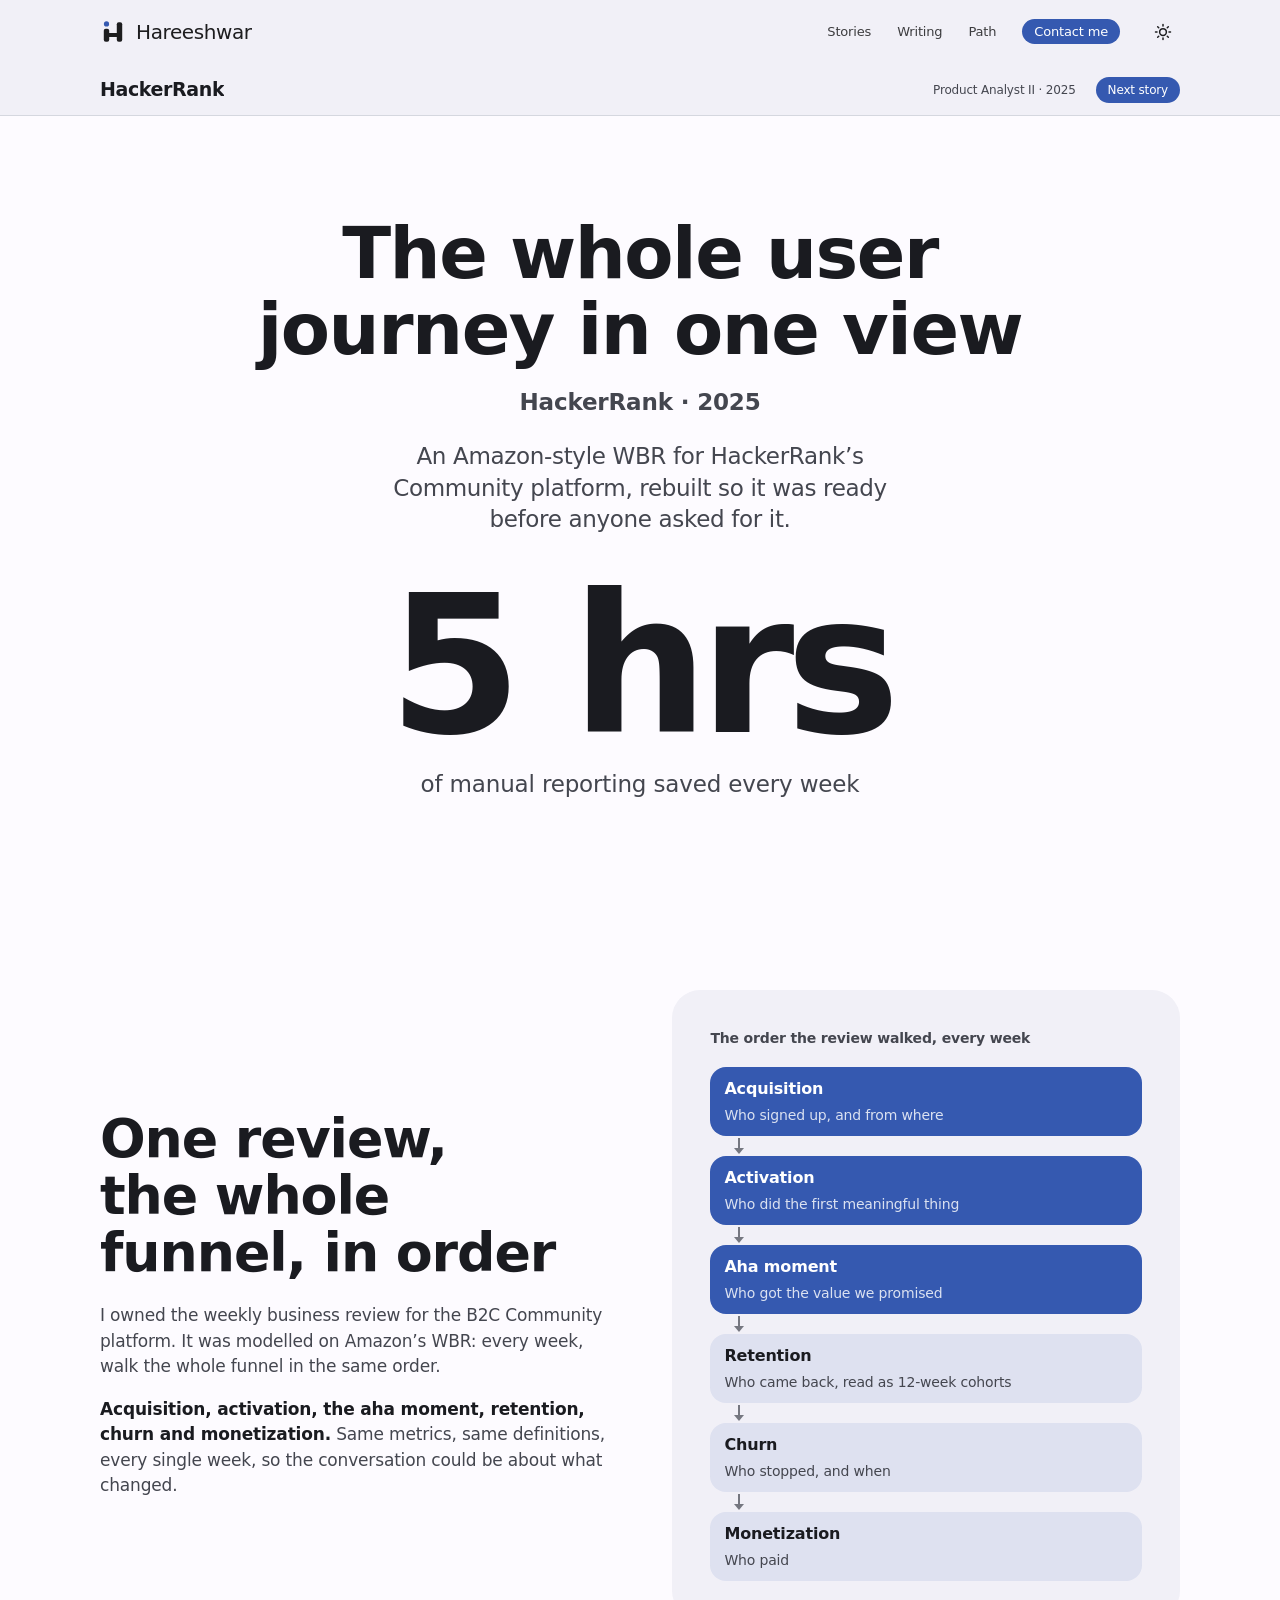
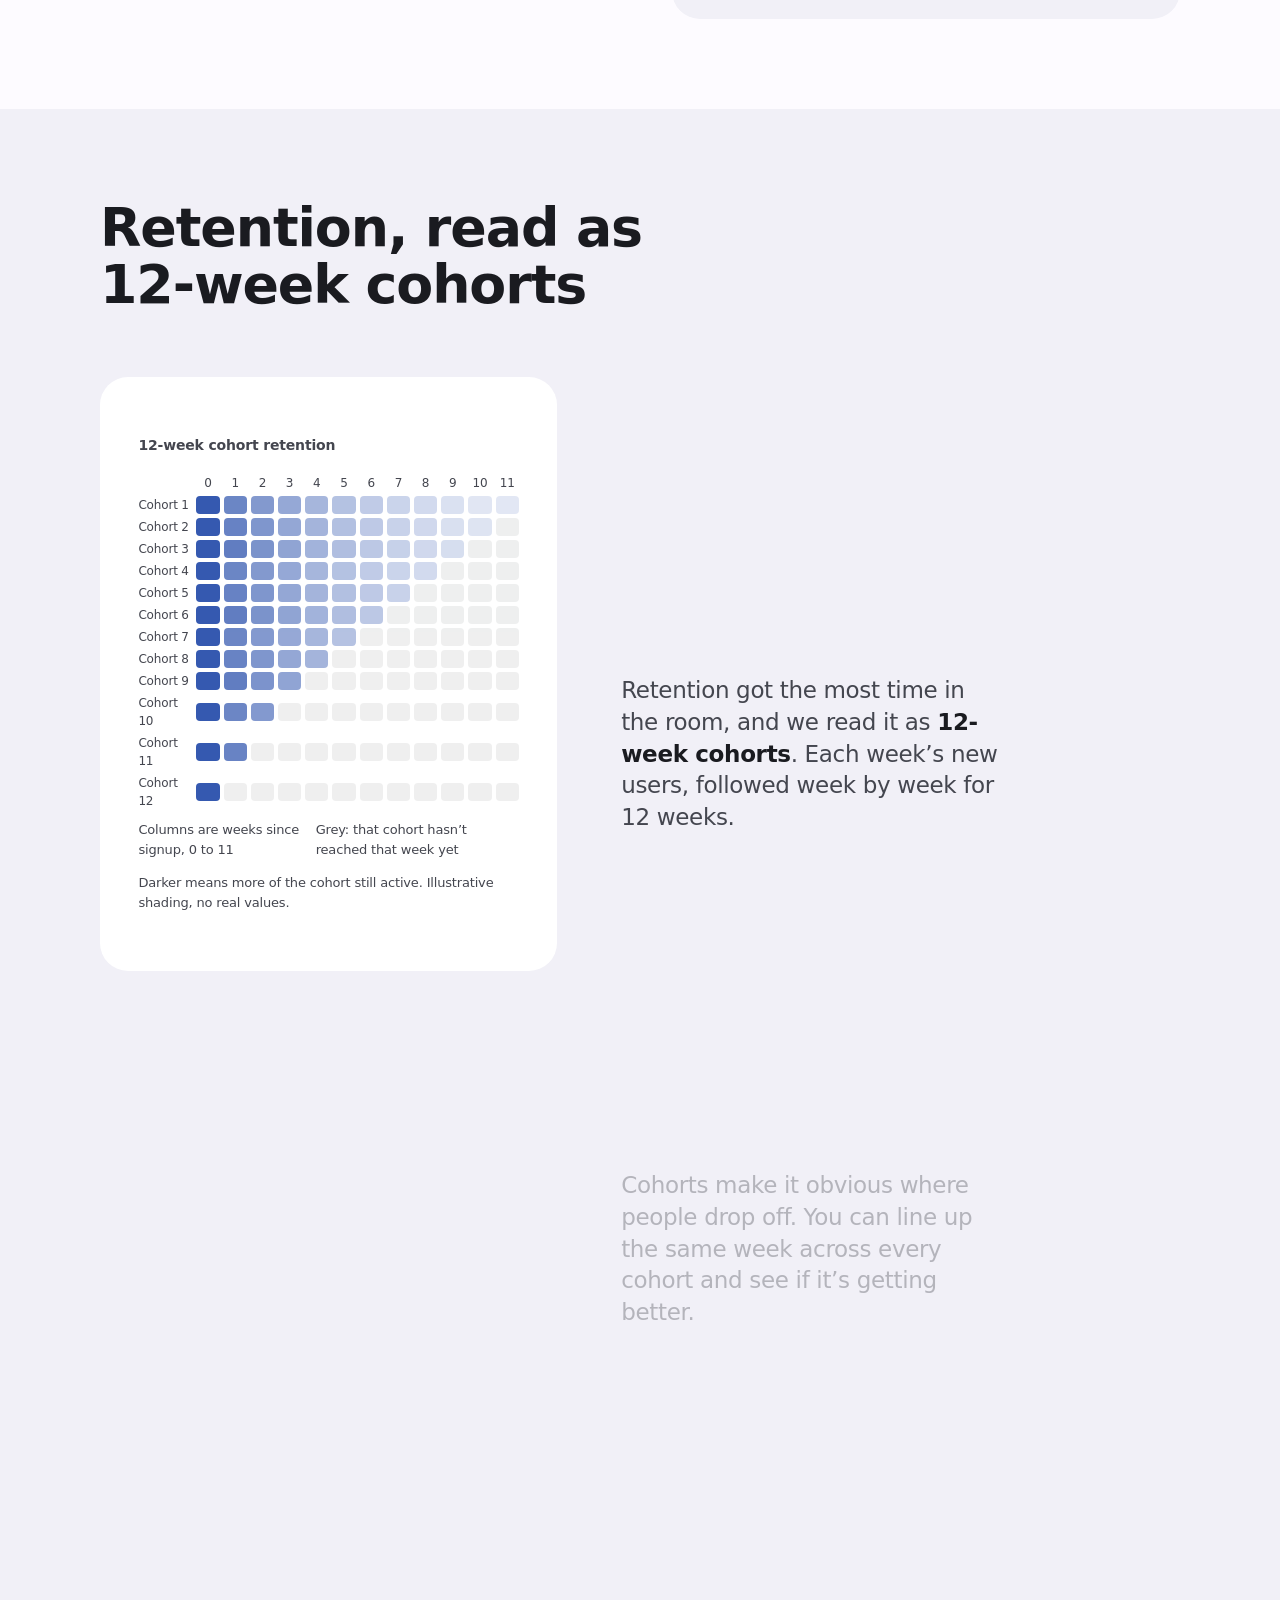
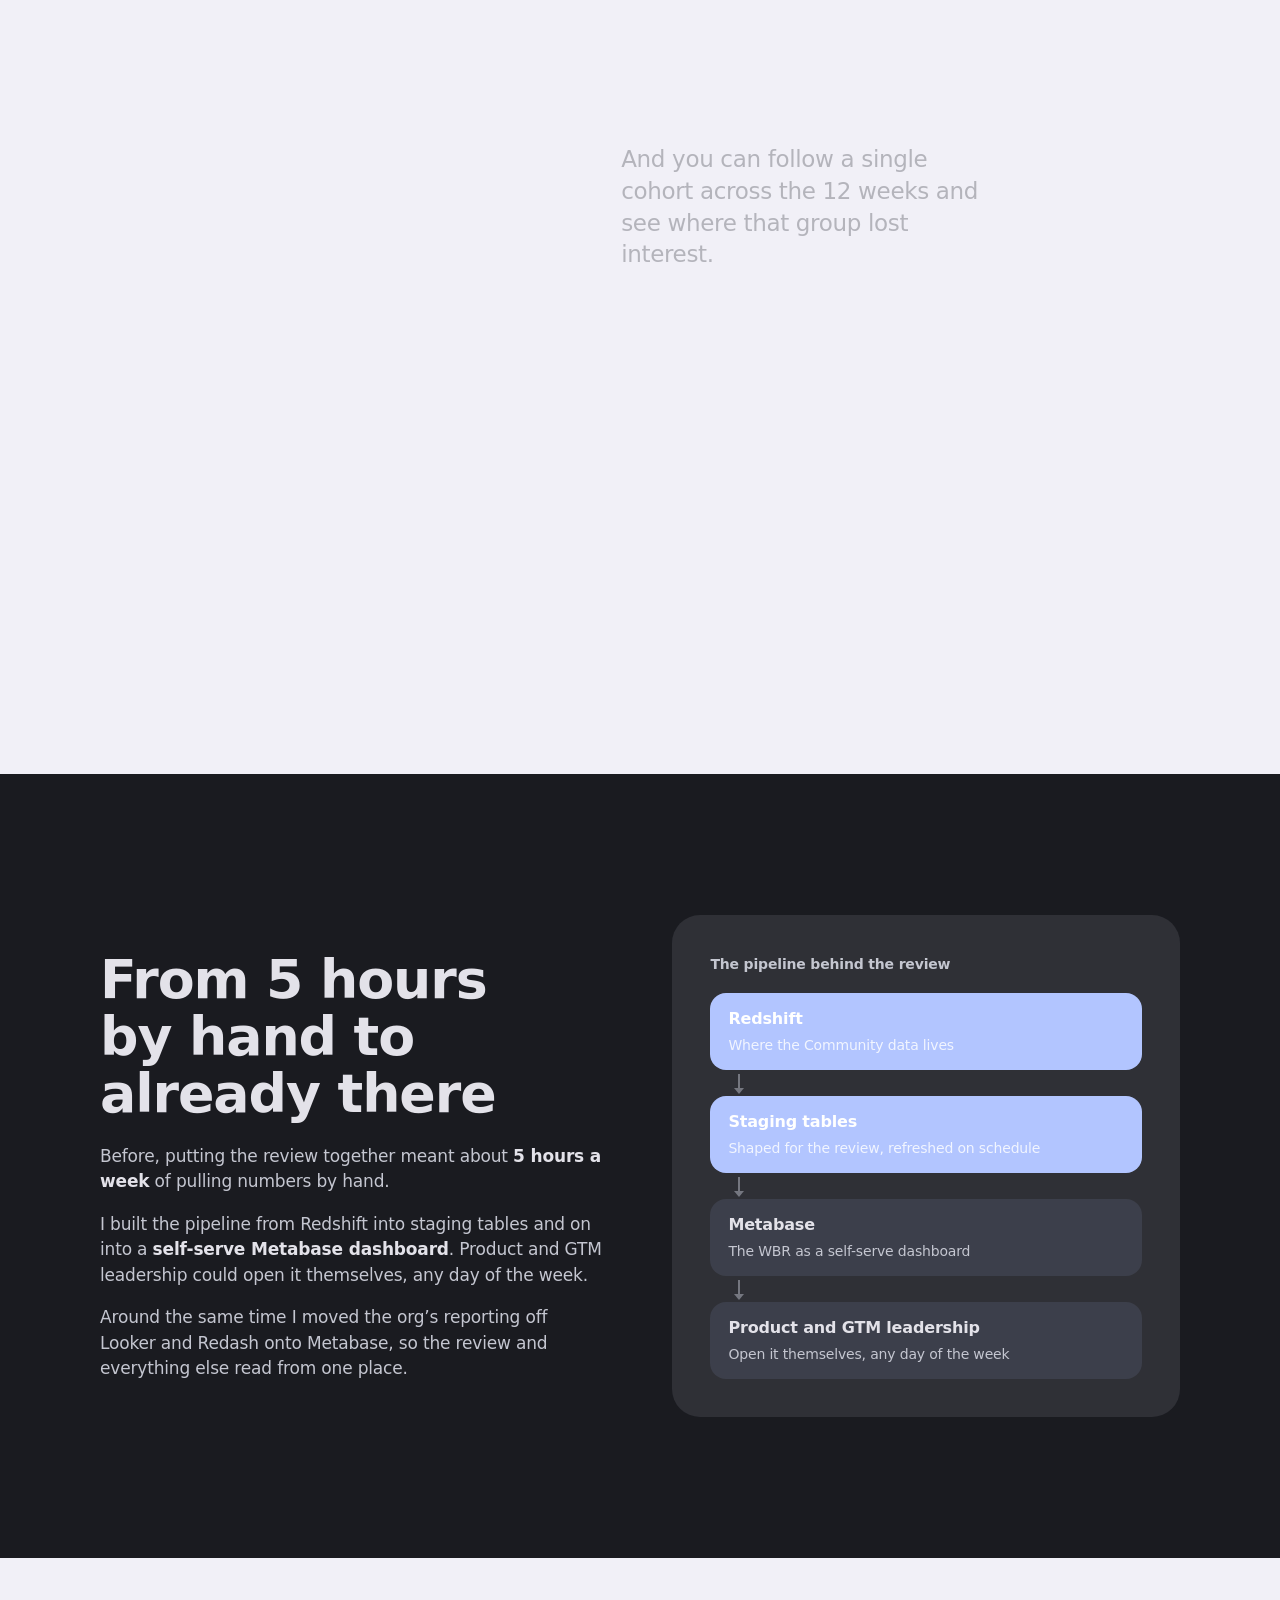
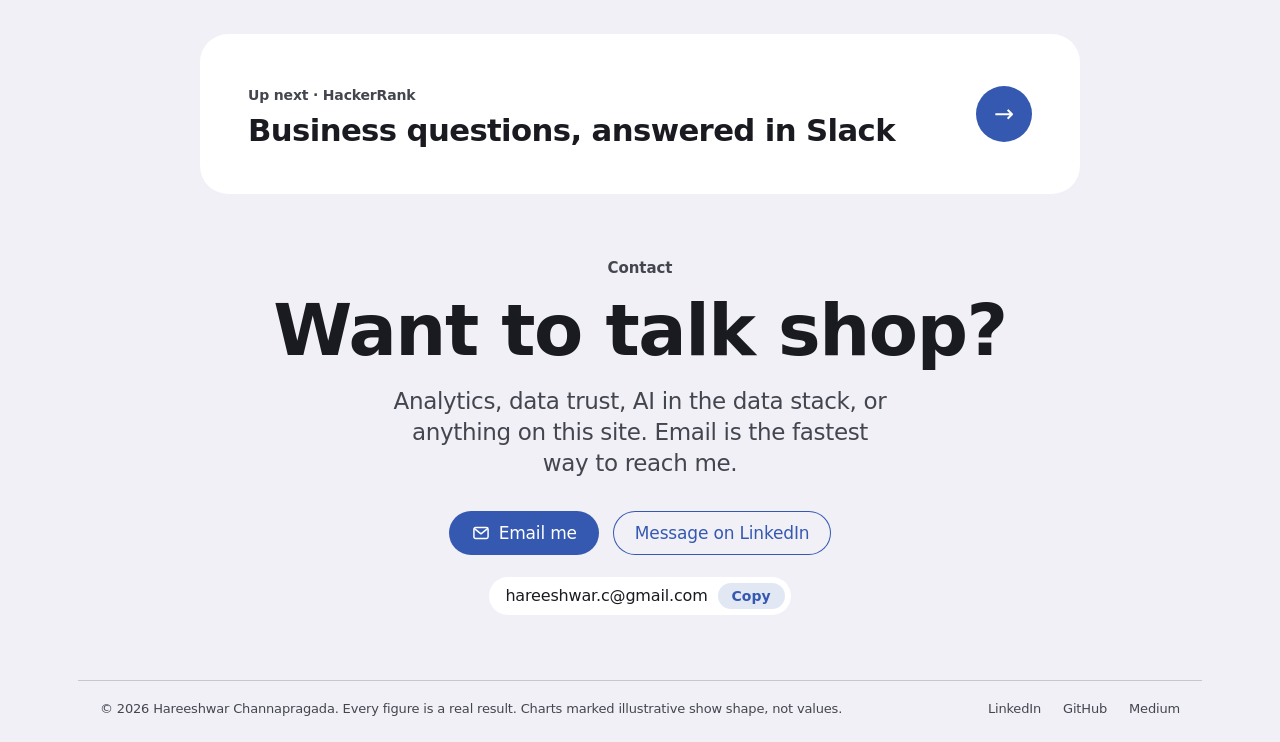
<file: stories/weekly-business-review.html>
<!doctype html>
<html lang="en" class="snap-y page-story" data-look="apple" data-mode="light">
<head>
<meta charset="utf-8">
<meta name="viewport" content="width=device-width, initial-scale=1, viewport-fit=cover">
<meta name="color-scheme" content="light dark">
<meta name="theme-color" content="#ffffff">
<script>(function(){var d=document.documentElement,q=new URLSearchParams(location.search).get('look'),s=null;
try{if(q)sessionStorage.setItem('look',q);s=sessionStorage.getItem('look')}catch(e){}
var ua=navigator.userAgent,ipad=navigator.platform==='MacIntel'&&navigator.maxTouchPoints>1,look='android';
if(/iPhone|iPad|iPod|Macintosh|Mac OS X/.test(ua)||ipad)look='apple';else if(/Windows/.test(ua))look='windows';
if(s==='apple'||s==='android'||s==='windows')look=s;d.setAttribute('data-look',look);
var W=function(k){var m=new RegExp('(?:^|;)'+k+'=([a-z]+)').exec(window.name||'');return m?m[1]:null};
var t=null;try{t=localStorage.getItem('theme')}catch(e){}if(t!=='light'&&t!=='dark')t=W('theme');
if(t!=='light'&&t!=='dark')t=matchMedia('(prefers-color-scheme: dark)').matches?'dark':'light';var B={apple:['#ffffff','#000000'],android:['#fdfbff','#121318'],windows:['#fafafa','#202020']};var M=function(m){d.setAttribute('data-mode',m);d.style.colorScheme=m;var c=document.querySelector('meta[name="theme-color"]');if(c)c.setAttribute('content',B[d.getAttribute('data-look')][m==='dark'?1:0])};M(t);addEventListener('pageshow',function(){var x=null;try{x=localStorage.getItem('theme')}catch(e){}if(x!=='light'&&x!=='dark')x=W('theme');if((x==='light'||x==='dark')&&x!==d.getAttribute('data-mode'))M(x)});addEventListener('storage',function(ev){if(ev.key==='theme'&&(ev.newValue==='light'||ev.newValue==='dark'))M(ev.newValue)});
var n=null;try{n=sessionStorage.getItem('nav');sessionStorage.removeItem('nav')}catch(e){}if(location.hash==='#top')n='next';if(!n)n=W('nav');try{window.name=(window.name||'').replace(/(^|;)nav=[a-z]+/,'')}catch(e){}
var vt=n==='next';if(vt){d.classList.add('vt-next');try{history.scrollRestoration='manual'}catch(e){}}
var top=function(){if(vt)scrollTo(0,0)},done=function(){d.classList.remove('vt-next')};
addEventListener('pageswap',function(ev){var v=ev.viewTransition;if(v){var z=function(){};v.ready.catch(z);v.finished.catch(z);v.updateCallbackDone&&v.updateCallbackDone.catch(z)}});addEventListener('pagereveal',function(ev){top();var v=ev.viewTransition;if(v){v.ready.catch(done);v.finished.then(done,done);v.updateCallbackDone&&v.updateCallbackDone.catch(done)}else done()});
if(vt){addEventListener('DOMContentLoaded',top);addEventListener('load',function(){top();setTimeout(done,900);if(location.hash==='#top'){try{history.replaceState(null,'',location.pathname+location.search)}catch(e){}}})}})();</script>
<title>The whole user journey in one view | Hareeshwar Channapragada</title>
<meta name="description" content="An Amazon-style WBR for HackerRank’s Community platform, rebuilt so it was ready before anyone asked for it.">
<link rel="canonical" href="https://hareeshwar.com/stories/weekly-business-review.html">
<meta property="og:type" content="website">
<meta property="og:site_name" content="Hareeshwar Channapragada">
<meta property="og:url" content="https://hareeshwar.com/stories/weekly-business-review.html">
<meta property="og:title" content="The whole user journey in one view | Hareeshwar Channapragada">
<meta property="og:description" content="An Amazon-style WBR for HackerRank’s Community platform, rebuilt so it was ready before anyone asked for it.">
<meta property="og:image" content="https://hareeshwar.com/assets/og.png">
<meta name="twitter:card" content="summary_large_image">
<link rel="icon" href="/assets/icon.svg" type="image/svg+xml">
<link rel="apple-touch-icon" href="/assets/apple-touch-icon.png">
<link rel="manifest" href="/site.webmanifest">
<link rel="preconnect" href="https://cdn.jsdelivr.net" crossorigin>
<link rel="stylesheet" href="/assets/site.css">
<script defer src="https://cdn.jsdelivr.net/npm/gsap@3.15.0/dist/gsap.min.js" integrity="sha384-XmJ9SoHtVOHoQUcKvFAzVXwdkKo1Ie3bhmSoIAkcdsHGaIrVJIkmozyq0FJeb/Ly" crossorigin="anonymous"></script>
<script defer src="/assets/site.js"></script>
<script type="application/ld+json">{"@context": "https://schema.org", "@type": "Article", "headline": "The whole user journey in one view", "description": "An Amazon-style WBR for HackerRank\u2019s Community platform, rebuilt so it was ready before anyone asked for it.", "author": {"@type": "Person", "name": "Hareeshwar Channapragada", "url": "https://hareeshwar.com/"}, "about": "HackerRank", "url": "https://hareeshwar.com/stories/weekly-business-review.html"}</script>
</head>
<body>
<a class="skip" href="#main">Skip to content</a>
<header class="gnav"><div class="wrap">
<a class="brand" href="/" aria-label="Hareeshwar Channapragada, home"><svg class="mark" viewBox="0 0 24 24" width="24" height="24" aria-hidden="true"><rect x="3.5" y="9" width="5" height="12" rx="1.8" fill="currentColor"/><rect x="15.5" y="3" width="5" height="18" rx="1.8" fill="currentColor"/><rect x="6" y="13" width="12" height="3.6" rx="1.4" fill="currentColor"/><circle cx="6" cy="4.5" r="2.4" class="mark-dot"/></svg>Hareeshwar</a>
<nav aria-label="Main"><ul>
<li class="hide-s"><a href="/#stories">Stories</a></li>
<li class="hide-s"><a href="/#writing">Writing</a></li>
<li class="hide-s"><a href="/#path">Path</a></li>
<li class="hide-s"><a class="nav-cta" href="#contact">Contact me</a></li>
<li><button class="theme-btn" type="button" aria-label="Switch between light and dark" aria-pressed="false"><svg class="sun" viewBox="0 0 24 24" fill="none" stroke="currentColor" stroke-width="2" stroke-linecap="round" aria-hidden="true"><circle cx="12" cy="12" r="4.5"/><path d="M12 2v2M12 20v2M4.9 4.9l1.4 1.4M17.7 17.7l1.4 1.4M2 12h2M20 12h2M4.9 19.1l1.4-1.4M17.7 6.3l1.4-1.4"/></svg><svg class="moon" viewBox="0 0 24 24" fill="none" stroke="currentColor" stroke-width="2" stroke-linecap="round" aria-hidden="true"><path d="M20 14.5A8 8 0 1 1 9.5 4a6.5 6.5 0 0 0 10.5 10.5z"/></svg></button></li>
</ul></nav></div></header><nav class="lnav" aria-label="Story"><div class="wrap"><span class="lt">HackerRank</span>
<div class="rt"><span class="hide-s" style="color:var(--ink-2)">Product Analyst II · 2025</span><a class="pill" href="/stories/sqlup.html#top" data-next>Next story</a></div></div><span class="progress"></span></nav>
<main id="main">
<section class="s-hero snap" id="top"><div class="wrap">
<h1 style="view-transition-name:t-weekly-business-review">The whole user journey in one view</h1>
<p class="co">HackerRank · 2025</p>
<p class="lead dek">An Amazon-style WBR for HackerRank’s Community platform, rebuilt so it was ready before anyone asked for it.</p>
<div class="big" data-rise><b>5 hrs</b><span>of manual reporting saved every week</span></div>
</div></section><section class="sec snap " aria-labelledby="c0"><div class="wrap"><div class="ch-text"><div data-rise><h2 id="c0" style="font-size:var(--h-2)">One review, the whole funnel, in order</h2><div class="body" style="margin-top:22px"><p>I owned the weekly business review for the B2C Community platform. It was modelled on Amazon’s WBR: every week, walk the whole funnel in the same order.</p><p><strong>Acquisition, activation, the aha moment, retention, churn and monetization.</strong> Same metrics, same definitions, every single week, so the conversation could be about what changed.</p></div></div>
<div data-rise style="--d:1"><div class="panel" data-autostep="6" data-gap="500"><p class="p-title">The order the review walked, every week</p><ol class="vflow compact"><li class="on1"><b>Acquisition</b><span>Who signed up, and from where</span></li><li class="on2"><b>Activation</b><span>Who did the first meaningful thing</span></li><li class="on3"><b>Aha moment</b><span>Who got the value we promised</span></li><li class="on4"><b>Retention</b><span>Who came back, read as 12-week cohorts</span></li><li class="on5"><b>Churn</b><span>Who stopped, and when</span></li><li class="on6"><b>Monetization</b><span>Who paid</span></li></ol></div></div></div></div></section><section class="sec snap alt" aria-labelledby="c1"><div class="wrap"><div class="ch-head" data-rise><h2 id="c1">Retention, read as 12-week cohorts</h2></div>
<div class="scrolly flip"><div class="steps"><div class="step"><p>Retention got the most time in the room, and we read it as <strong>12-week cohorts</strong>. Each week’s new users, followed week by week for 12 weeks.</p></div><div class="step"><p>Cohorts make it obvious where people drop off. You can line up the same week across every cohort and see if it’s getting better.</p></div><div class="step"><p>And you can follow a single cohort across the 12 weeks and see where that group lost interest.</p></div></div><div class="viz"><div class="panel"><p class="p-title">12-week cohort retention</p><div class="heat" style="margin-top:18px"><span></span><span class="hd">0</span><span class="hd">1</span><span class="hd">2</span><span class="hd">3</span><span class="hd">4</span><span class="hd">5</span><span class="hd">6</span><span class="hd">7</span><span class="hd">8</span><span class="hd">9</span><span class="hd">10</span><span class="hd">11</span><span>Cohort 1</span><i class="" style="--a:100%"></i><i class="" style="--a:73%"></i><i class="" style="--a:61%"></i><i class="" style="--a:52%"></i><i class="w4" style="--a:44%"></i><i class="" style="--a:37%"></i><i class="" style="--a:31%"></i><i class="" style="--a:26%"></i><i class="" style="--a:22%"></i><i class="" style="--a:18%"></i><i class="" style="--a:15%"></i><i class="" style="--a:14%"></i><span>Cohort 2</span><i class="" style="--a:100%"></i><i class="" style="--a:75%"></i><i class="" style="--a:63%"></i><i class="" style="--a:53%"></i><i class="w4" style="--a:45%"></i><i class="" style="--a:38%"></i><i class="" style="--a:32%"></i><i class="" style="--a:27%"></i><i class="" style="--a:23%"></i><i class="" style="--a:19%"></i><i class="" style="--a:16%"></i><i class="na"></i><span>Cohort 3</span><i class="row3" style="--a:100%"></i><i class="row3" style="--a:78%"></i><i class="row3" style="--a:65%"></i><i class="row3" style="--a:55%"></i><i class="w4 row3" style="--a:46%"></i><i class="row3" style="--a:39%"></i><i class="row3" style="--a:33%"></i><i class="row3" style="--a:28%"></i><i class="row3" style="--a:23%"></i><i class="row3" style="--a:20%"></i><i class="na"></i><i class="na"></i><span>Cohort 4</span><i class="" style="--a:100%"></i><i class="" style="--a:73%"></i><i class="" style="--a:61%"></i><i class="" style="--a:52%"></i><i class="w4" style="--a:44%"></i><i class="" style="--a:37%"></i><i class="" style="--a:31%"></i><i class="" style="--a:26%"></i><i class="" style="--a:22%"></i><i class="na"></i><i class="na"></i><i class="na"></i><span>Cohort 5</span><i class="" style="--a:100%"></i><i class="" style="--a:75%"></i><i class="" style="--a:63%"></i><i class="" style="--a:53%"></i><i class="w4" style="--a:45%"></i><i class="" style="--a:38%"></i><i class="" style="--a:32%"></i><i class="" style="--a:27%"></i><i class="na"></i><i class="na"></i><i class="na"></i><i class="na"></i><span>Cohort 6</span><i class="" style="--a:100%"></i><i class="" style="--a:78%"></i><i class="" style="--a:65%"></i><i class="" style="--a:55%"></i><i class="w4" style="--a:46%"></i><i class="" style="--a:39%"></i><i class="" style="--a:33%"></i><i class="na"></i><i class="na"></i><i class="na"></i><i class="na"></i><i class="na"></i><span>Cohort 7</span><i class="" style="--a:100%"></i><i class="" style="--a:73%"></i><i class="" style="--a:61%"></i><i class="" style="--a:52%"></i><i class="w4" style="--a:44%"></i><i class="" style="--a:37%"></i><i class="na"></i><i class="na"></i><i class="na"></i><i class="na"></i><i class="na"></i><i class="na"></i><span>Cohort 8</span><i class="" style="--a:100%"></i><i class="" style="--a:75%"></i><i class="" style="--a:63%"></i><i class="" style="--a:53%"></i><i class="w4" style="--a:45%"></i><i class="na"></i><i class="na"></i><i class="na"></i><i class="na"></i><i class="na"></i><i class="na"></i><i class="na"></i><span>Cohort 9</span><i class="" style="--a:100%"></i><i class="" style="--a:78%"></i><i class="" style="--a:65%"></i><i class="" style="--a:55%"></i><i class="na"></i><i class="na"></i><i class="na"></i><i class="na"></i><i class="na"></i><i class="na"></i><i class="na"></i><i class="na"></i><span>Cohort 10</span><i class="" style="--a:100%"></i><i class="" style="--a:73%"></i><i class="" style="--a:61%"></i><i class="na"></i><i class="na"></i><i class="na"></i><i class="na"></i><i class="na"></i><i class="na"></i><i class="na"></i><i class="na"></i><i class="na"></i><span>Cohort 11</span><i class="" style="--a:100%"></i><i class="" style="--a:75%"></i><i class="na"></i><i class="na"></i><i class="na"></i><i class="na"></i><i class="na"></i><i class="na"></i><i class="na"></i><i class="na"></i><i class="na"></i><i class="na"></i><span>Cohort 12</span><i class="" style="--a:100%"></i><i class="na"></i><i class="na"></i><i class="na"></i><i class="na"></i><i class="na"></i><i class="na"></i><i class="na"></i><i class="na"></i><i class="na"></i><i class="na"></i><i class="na"></i></div><div class="cells-axis"><span>Columns are weeks since signup, 0 to 11</span><span>Grey: that cohort hasn&rsquo;t reached that week yet</span></div><p class="p-note">Darker means more of the cohort still active. Illustrative shading, no real values.</p></div></div></div></div></section><section class="sec snap stage" aria-labelledby="c2"><div class="wrap"><div class="ch-text"><div data-rise><h2 id="c2" style="font-size:var(--h-2)">From 5 hours by hand to already there</h2><div class="body" style="margin-top:22px"><p>Before, putting the review together meant about <strong>5 hours a week</strong> of pulling numbers by hand.</p><p>I built the pipeline from Redshift into staging tables and on into a <strong>self-serve Metabase dashboard</strong>. Product and GTM leadership could open it themselves, any day of the week.</p><p>Around the same time I moved the org’s reporting off Looker and Redash onto Metabase, so the review and everything else read from one place.</p></div></div>
<div data-rise style="--d:1"><div class="panel" data-autostep="4" data-gap="700"><p class="p-title">The pipeline behind the review</p><ol class="vflow"><li class="on1"><b>Redshift</b><span>Where the Community data lives</span></li><li class="on2"><b>Staging tables</b><span>Shaped for the review, refreshed on schedule</span></li><li class="on3"><b>Metabase</b><span>The WBR as a self-serve dashboard</span></li><li class="on4"><b>Product and GTM leadership</b><span>Open it themselves, any day of the week</span></li></ol></div></div></div></div></section><section class="contact snap" id="contact" aria-labelledby="contact-h">
<div class="wrap contact-in"><a class="next" href="/stories/sqlup.html#top" data-next data-rise>
<div><small>Up next · HackerRank</small><h3 style="view-transition-name:t-sqlup">Business questions, answered in Slack</h3></div><span class="arrow" aria-hidden="true">→</span></a>
<p class="kicker" data-rise>Contact</p>
<h2 id="contact-h" data-rise style="--d:1">Want to talk shop?</h2>
<p class="lead" data-rise style="--d:2">Analytics, data trust, AI in the data stack, or anything on this site. Email is the fastest way to reach me.</p>
<div class="ctas" data-rise style="--d:3"><a class="btn" href="mailto:hareeshwar.c@gmail.com"><svg viewBox="0 0 24 24" fill="none" stroke="currentColor" stroke-width="1.8" stroke-linecap="round" stroke-linejoin="round" aria-hidden="true"><rect x="3.5" y="5.5" width="17" height="13" rx="2"/><path d="m4.5 7 7.5 6 7.5-6"/></svg>Email me</a><a class="btn ghost" href="https://www.linkedin.com/in/hareeshwarc/">Message on LinkedIn</a></div>
<p class="mail" data-rise style="--d:4"><span>hareeshwar.c@gmail.com</span><button class="copy" type="button" data-copy="hareeshwar.c@gmail.com">Copy</button></p>
</div>
<footer class="foot"><div class="wrap row"><span>© 2026 Hareeshwar Channapragada. Every figure is a real result. Charts marked illustrative show shape, not values.</span>
<ul><li><a href="https://www.linkedin.com/in/hareeshwarc/">LinkedIn</a></li><li><a href="https://github.com/hareeshwarc">GitHub</a></li><li><a href="https://hareeshwar98.medium.com/">Medium</a></li></ul></div></footer>
</section>
</main>
<nav class="tabbar" aria-label="Sections"><a href="/" data-tab="home"><span class="ic"><svg viewBox="0 0 24 24" fill="none" stroke="currentColor" stroke-width="1.8" stroke-linecap="round" stroke-linejoin="round" aria-hidden="true"><path d="M4 11.5 12 5l8 6.5V20a1 1 0 0 1-1 1h-4.5v-5.5h-5V21H5a1 1 0 0 1-1-1z"/></svg></span><span class="lb">Home</span></a><a href="/#stories" data-tab="stories" aria-current="page"><span class="ic"><svg viewBox="0 0 24 24" fill="none" stroke="currentColor" stroke-width="1.8" stroke-linecap="round" stroke-linejoin="round" aria-hidden="true"><rect x="4" y="12" width="4" height="8" rx="1"/><rect x="10" y="7" width="4" height="13" rx="1"/><rect x="16" y="4" width="4" height="16" rx="1"/></svg></span><span class="lb">Stories</span></a><a href="/#writing" data-tab="writing"><span class="ic"><svg viewBox="0 0 24 24" fill="none" stroke="currentColor" stroke-width="1.8" stroke-linecap="round" stroke-linejoin="round" aria-hidden="true"><path d="M5 19h4L19.5 8.5a2.1 2.1 0 0 0-3-3L6 16z"/><path d="M14.5 7.5l3 3"/></svg></span><span class="lb">Writing</span></a><a href="#contact" data-tab="contact"><span class="ic"><svg viewBox="0 0 24 24" fill="none" stroke="currentColor" stroke-width="1.8" stroke-linecap="round" stroke-linejoin="round" aria-hidden="true"><rect x="3.5" y="5.5" width="17" height="13" rx="2"/><path d="m4.5 7 7.5 6 7.5-6"/></svg></span><span class="lb">Contact</span></a></nav>
</body></html>
</file>
<file: assets/site.css>
/* hareeshwar.com
   One set of pages, three skins: apple (apple.com style), android (Material 3), windows (Fluent).
   Light and dark for each. Chapters alternate grounds so a story reads as a sequence of scenes. */

:root {
  --font: -apple-system, BlinkMacSystemFont, "SF Pro Text", "Helvetica Neue", "Segoe UI", Roboto, Arial, sans-serif;
  --font-display: -apple-system, BlinkMacSystemFont, "SF Pro Display", "Helvetica Neue", "Segoe UI", Roboto, Arial, sans-serif;
  --mono: ui-monospace, "SF Mono", Menlo, Consolas, monospace;

  --bg: #ffffff;
  --bg-alt: #f5f5f7;
  --bg-stage: #000000;
  --ink: #1d1d1f;
  --ink-2: #6e6e73;
  --ink-stage: #f5f5f7;
  --ink-stage-2: #a1a1a6;
  --line: #d2d2d7;
  --accent: #0071e3;
  --link: #0066cc;
  --link-stage: #2997ff;
  --card: #ffffff;
  --card-alt: #f5f5f7;
  --card-stage: #1d1d1f;
  --hl: #ffd60a;
  --good: #1a8f3c;
  --viz-1: #0071e3;
  --viz-2: #86868b;
  --viz-3: #d2d2d7;
  --viz-hl: #ff9f0a;
  --nav-bg: rgba(255, 255, 255, 0.72);
  --nav-ink: #1d1d1f;

  --radius-card: 28px;
  --radius-btn: 980px;
  --radius-sm: 12px;

  --w-max: 1080px;
  --w-text: 640px;
  --pad: max(22px, env(safe-area-inset-left, 0px));
  --ease: cubic-bezier(0.25, 0.1, 0.25, 1);
  --ease-out: cubic-bezier(0.22, 1, 0.36, 1);

  --h-hero: clamp(48px, 7.4vw, 96px);
  --h-1: clamp(40px, 5.6vw, 80px);
  --h-2: clamp(32px, 4.2vw, 56px);
  --h-3: clamp(24px, 2.4vw, 32px);
  --t-lead: clamp(21px, 1.8vw, 28px);
  --t-body: clamp(17px, 1.25vw, 19px);
  --t-small: 14px;
  color-scheme: light;
}

/* ---------- Dark (apple) ---------- */
html[data-mode="dark"] {
  --bg: #000000;
  --bg-alt: #161617;
  --bg-stage: #1d1d1f;
  --ink: #f5f5f7;
  --ink-2: #a1a1a6;
  --ink-stage: #f5f5f7;
  --ink-stage-2: #a1a1a6;
  --line: #424245;
  --link: #2997ff;
  --link-stage: #2997ff;
  --card: #1d1d1f;
  --card-alt: #161617;
  --card-stage: #2c2c2e;
  --viz-1: #2997ff;
  --viz-2: #8e8e93;
  --viz-3: #3a3a3c;
  --nav-bg: rgba(22, 22, 23, 0.72);
  --nav-ink: #f5f5f7;
  color-scheme: dark;
}

/* ---------- Android: Material 3 ---------- */
html[data-look="android"] {
  --font: Roboto, "Google Sans", "Noto Sans", system-ui, sans-serif;
  --font-display: "Google Sans", "Roboto Flex", Roboto, system-ui, sans-serif;
  --bg: #fdfbff;
  --bg-alt: #f1f0f7;
  --bg-stage: #1a1b20;
  --ink: #1a1b20;
  --ink-2: #44464f;
  --ink-stage: #e3e2e9;
  --ink-stage-2: #c4c6d0;
  --line: #c4c6d0;
  --accent: #3559b0;
  --link: #3559b0;
  --link-stage: #b2c5ff;
  --card: #ffffff;
  --card-alt: #e8e7ef;
  --card-stage: #2f3036;
  --viz-1: #3559b0;
  --viz-2: #757780;
  --viz-3: #dbe1f9;
  --nav-bg: #f1f0f7;
  --radius-card: 28px;
  --radius-btn: 100px;
  --radius-sm: 16px;
}
html[data-look="android"][data-mode="dark"] {
  --bg: #121318;
  --bg-alt: #1a1b20;
  --bg-stage: #0c0d11;
  --ink: #e3e2e9;
  --ink-2: #c4c6d0;
  --line: #44464f;
  --accent: #b2c5ff;
  --link: #b2c5ff;
  --card: #1e1f25;
  --card-alt: #292a2f;
  --card-stage: #1e1f25;
  --viz-1: #b2c5ff;
  --viz-2: #8e9099;
  --viz-3: #33353c;
  --nav-bg: #1e1f25;
}

/* ---------- Windows: Fluent ---------- */
html[data-look="windows"] {
  --font: "Segoe UI Variable Text", "Segoe UI", system-ui, sans-serif;
  --font-display: "Segoe UI Variable Display", "Segoe UI", system-ui, sans-serif;
  --bg: #fafafa;
  --bg-alt: #f3f3f3;
  --bg-stage: #202020;
  --ink: #1b1b1b;
  --ink-2: #5d5d5d;
  --ink-stage: #ffffff;
  --ink-stage-2: #c5c5c5;
  --line: #e5e5e5;
  --accent: #005fb8;
  --link: #005fb8;
  --link-stage: #60cdff;
  --card: #ffffff;
  --card-alt: #f9f9f9;
  --card-stage: #2b2b2b;
  --viz-1: #005fb8;
  --viz-2: #8a8a8a;
  --viz-3: #e0e0e0;
  --nav-bg: rgba(243, 243, 243, 0.85);
  --radius-card: 8px;
  --radius-btn: 4px;
  --radius-sm: 4px;
}
html[data-look="windows"][data-mode="dark"] {
  --bg: #202020;
  --bg-alt: #272727;
  --bg-stage: #1a1a1a;
  --ink: #ffffff;
  --ink-2: #c5c5c5;
  --line: #3a3a3a;
  --accent: #60cdff;
  --link: #60cdff;
  --card: #2b2b2b;
  --card-alt: #323232;
  --card-stage: #2b2b2b;
  --viz-1: #60cdff;
  --viz-2: #9a9a9a;
  --viz-3: #3d3d3d;
  --nav-bg: rgba(32, 32, 32, 0.85);
}

/* ---------- Base ---------- */
*, *::before, *::after { box-sizing: border-box; }
html { -webkit-text-size-adjust: 100%; text-size-adjust: 100%; }
body { margin: 0; background: var(--bg); color: var(--ink); font: 400 var(--t-body)/1.5 var(--font); letter-spacing: -0.01em; -webkit-font-smoothing: antialiased; overflow-x: hidden; }
a { color: var(--link); text-decoration: none; }
a:hover { text-decoration: underline; text-underline-offset: 3px; }
h1, h2, h3, h4 { margin: 0; font-family: var(--font-display); font-weight: 600; letter-spacing: -0.02em; line-height: 1.06; text-wrap: balance; }
p { margin: 0; }
img, svg { max-width: 100%; }
::selection { background: var(--hl); color: #1d1d1f; }
:focus-visible { outline: 3px solid var(--accent); outline-offset: 3px; border-radius: 6px; }
.skip { position: absolute; left: 16px; top: -80px; z-index: 100; background: var(--card); color: var(--ink); padding: 10px 14px; border-radius: 8px; }
.skip:focus { top: 60px; }
.sr { position: absolute; width: 1px; height: 1px; overflow: hidden; clip-path: inset(50%); white-space: nowrap; }
.wrap { width: 100%; max-width: calc(var(--w-max) + 2 * var(--pad)); margin: 0 auto; padding-left: var(--pad); padding-right: max(22px, env(safe-area-inset-right, 0px)); }
.num { font-variant-numeric: tabular-nums; }

/* ---------- Global nav ---------- */
.gnav { position: sticky; top: 0; z-index: 50; height: 48px; background: var(--nav-bg); color: var(--nav-ink); -webkit-backdrop-filter: saturate(180%) blur(20px); backdrop-filter: saturate(180%) blur(20px); transition: background-color 300ms var(--ease); }
.gnav .wrap { height: 100%; display: flex; align-items: center; justify-content: space-between; gap: 16px; }
.gnav .brand { display: flex; align-items: center; gap: 10px; color: var(--nav-ink); font-weight: 600; font-size: 17px; letter-spacing: -0.02em; }
.gnav .brand:hover { text-decoration: none; }
.gnav .brand img { width: 26px; height: 26px; border-radius: 7px; }
.gnav ul { display: flex; align-items: center; gap: 26px; list-style: none; margin: 0; padding: 0; font-size: 13px; }
.gnav ul a { color: var(--nav-ink); opacity: 0.85; }
.gnav ul a:hover { opacity: 1; text-decoration: none; }
.theme-btn { width: 34px; height: 34px; display: grid; place-items: center; border: 0; border-radius: 50%; background: transparent; color: var(--nav-ink); cursor: pointer; transition: background-color 200ms var(--ease), transform 200ms var(--ease); }
.theme-btn:hover { background: color-mix(in srgb, var(--nav-ink) 10%, transparent); }
.theme-btn:active { transform: scale(0.92); }
.theme-btn svg { width: 18px; height: 18px; }
.theme-btn .moon { display: none; }
html[data-mode="dark"] .theme-btn .sun { display: none; }
html[data-mode="dark"] .theme-btn .moon { display: block; }
html[data-look="windows"] .gnav { height: 52px; }
html[data-look="android"] .gnav { height: 64px; -webkit-backdrop-filter: none; backdrop-filter: none; }
html[data-look="android"] .gnav .brand { font-size: 20px; font-weight: 500; }

/* Local nav on story pages (apple.com product sub-nav) */
.lnav { position: sticky; top: 48px; z-index: 40; height: 52px; background: var(--nav-bg); -webkit-backdrop-filter: saturate(180%) blur(20px); backdrop-filter: saturate(180%) blur(20px); border-bottom: 1px solid color-mix(in srgb, var(--line) 60%, transparent); }
html[data-look="android"] .lnav { top: 64px; }
html[data-look="windows"] .lnav { top: 52px; }
.lnav .wrap { height: 100%; display: flex; align-items: center; justify-content: space-between; gap: 16px; }
.lnav .lt { font-family: var(--font-display); font-weight: 600; font-size: 19px; letter-spacing: -0.02em; white-space: nowrap; overflow: hidden; text-overflow: ellipsis; }
.lnav .rt { display: flex; align-items: center; gap: 20px; font-size: 12px; flex-shrink: 0; }
.lnav .rt a.pill { background: var(--accent); color: #fff; padding: 4px 12px; border-radius: var(--radius-btn); font-size: 12px; }
html[data-mode="dark"] .lnav .rt a.pill { color: #000; }
html[data-look="apple"][data-mode="dark"] .lnav .rt a.pill { color: #fff; background: #0071e3; }
.progress { position: absolute; left: 0; bottom: -1px; height: 2px; width: 100%; background: var(--accent); transform-origin: left; transform: scaleX(var(--read, 0)); }

/* ---------- Buttons ---------- */
.btn { display: inline-flex; align-items: center; justify-content: center; gap: 8px; min-height: 44px; padding: 0 22px; border-radius: var(--radius-btn); background: var(--accent); color: #fff; font: 400 17px/1 var(--font); border: 0; cursor: pointer; transition: transform 160ms var(--ease), filter 160ms var(--ease); }
.btn:hover { text-decoration: none; filter: brightness(1.08); }
.btn:active { transform: scale(0.97); }
html[data-mode="dark"]:not([data-look="apple"]) .btn:not(.ghost) { color: #000; }
.btn.ghost { background: transparent; color: var(--link); box-shadow: inset 0 0 0 1px currentColor; }
.more { color: var(--link); font-size: 19px; }
.more::after { content: " ›"; }
html[data-look="windows"] .btn { min-height: 36px; font-size: 15px; }

/* ---------- Sections and grounds ---------- */
.sec { position: relative; padding: clamp(80px, 11vw, 160px) 0; }
.sec.alt { background: var(--bg-alt); }
.sec.stage { background: var(--bg-stage); color: var(--ink-stage); --ink: var(--ink-stage); --ink-2: var(--ink-stage-2); --link: var(--link-stage); --card: var(--card-stage); --line: #424245; --viz-1: var(--link-stage); --viz-3: #3a3a3c; }
.sec.tight { padding-top: clamp(56px, 7vw, 96px); padding-bottom: clamp(56px, 7vw, 96px); }
.center { text-align: center; }
.eyeline { font-size: var(--t-lead); font-weight: 600; color: var(--ink-2); letter-spacing: -0.01em; }
.lead { font-size: var(--t-lead); line-height: 1.35; letter-spacing: -0.015em; color: var(--ink-2); font-weight: 500; }
.lead strong, .lead b { color: var(--ink); font-weight: 600; }
.body p + p { margin-top: 1em; }
.body { max-width: var(--w-text); }

/* ---------- Home hero ---------- */
.hero { padding: clamp(72px, 10vw, 140px) 0 clamp(56px, 7vw, 96px); text-align: center; }
.hero h1 { font-size: var(--h-hero); max-width: 20ch; margin: 0 auto; }
.hero .lead { max-width: 34ch; margin: 24px auto 0; }
.hero .ctas { display: flex; justify-content: center; align-items: center; flex-wrap: wrap; gap: 14px 28px; margin-top: 36px; }
.split-line { display: block; overflow: hidden; padding-bottom: 0.08em; margin-bottom: -0.08em; }
.split-line > span { display: inline-block; }

/* ---------- Story tiles (home) ---------- */
.group-head { display: flex; align-items: baseline; justify-content: space-between; gap: 16px; margin-bottom: 28px; }
.group-head h2 { font-size: var(--h-2); }
.group-head p { color: var(--ink-2); max-width: 36ch; text-align: right; }
.tiles { display: grid; grid-template-columns: repeat(2, minmax(0, 1fr)); gap: 16px; }
.tile { position: relative; display: flex; flex-direction: column; min-height: 520px; padding: 40px 36px 0; border-radius: var(--radius-card); background: var(--card); color: var(--ink); overflow: hidden; transition: transform 500ms var(--ease-out); }
.tile:hover { text-decoration: none; transform: scale(1.012); }
.tile.wide { grid-column: 1 / -1; min-height: 480px; display: grid; grid-template-columns: minmax(0, 1fr) minmax(0, 1.1fr); align-items: center; gap: 24px; padding: 48px; }
.tile.dark { background: var(--card-stage, #1d1d1f); color: #f5f5f7; --ink: #f5f5f7; --ink-2: #a1a1a6; --viz-1: #2997ff; --viz-3: #3a3a3c; --line: #424245; }
html[data-look="apple"] .tile.dark { background: #000; }
html[data-look="apple"][data-mode="dark"] .tile.dark { background: #1d1d1f; }
.tile .co { font-size: 14px; color: var(--ink-2); font-weight: 600; margin-top: 10px; order: 2; }
.tile h3 { font-size: clamp(28px, 2.8vw, 40px); order: 1; max-width: 16ch; }
.tile .dek { order: 3; margin-top: 12px; font-size: 17px; color: var(--ink-2); max-width: 34ch; }
.tile .cta { order: 4; margin-top: 18px; font-size: 17px; color: var(--link); }
.tile .cta::after { content: " ›"; }
.tile .fig { order: 5; margin-top: auto; padding: 28px 0 0; }
.tile .fig b { display: block; font-family: var(--font-display); font-size: clamp(56px, 6vw, 84px); font-weight: 600; letter-spacing: -0.03em; line-height: 1; font-variant-numeric: tabular-nums; }
.tile .fig span { display: block; color: var(--ink-2); font-size: 15px; margin-top: 6px; }
.tile .art { order: 6; margin: 24px -36px 0; height: 150px; }
.tile.wide .art { margin: 0; height: 100%; min-height: 300px; order: 0; }
.tile.wide .txt { display: flex; flex-direction: column; }
.tile.wide .fig { margin-top: 28px; }
html[data-look="windows"] .tile { box-shadow: inset 0 0 0 1px var(--line); }
html[data-look="android"] .tile { background: var(--card-alt); }
html[data-look="android"] .tile.dark { background: #1a1b20; }

/* ---------- More from the files ---------- */
.files { display: grid; grid-template-columns: repeat(3, minmax(0, 1fr)); gap: 16px; list-style: none; margin: 0; padding: 0; }
.files li { background: var(--card); border-radius: calc(var(--radius-card) * 0.7); padding: 28px; display: flex; flex-direction: column; gap: 10px; min-height: 220px; }
html[data-look="windows"] .files li { box-shadow: inset 0 0 0 1px var(--line); }
.files b { font-family: var(--font-display); font-size: 40px; font-weight: 600; letter-spacing: -0.03em; line-height: 1; }
.files p { color: var(--ink-2); font-size: 16px; }
.files small { margin-top: auto; font-size: 13px; color: var(--ink-2); font-weight: 600; }
.sec.alt .files li { background: var(--card); }
.hscroll { overflow-x: auto; scroll-snap-type: x mandatory; scrollbar-width: none; -webkit-overflow-scrolling: touch; padding-bottom: 4px; }
.hscroll::-webkit-scrollbar { display: none; }

/* ---------- Path (layers) ---------- */
.strata { display: grid; gap: 6px; }
.layer { display: grid; grid-template-columns: minmax(0, 1fr) minmax(0, 1fr); gap: 8px 32px; align-items: center; padding: 22px 28px; border-radius: var(--radius-sm); background: color-mix(in srgb, var(--viz-1) var(--mix), var(--card)); color: var(--ink); }
.layer b { font-family: var(--font-display); font-size: clamp(22px, 2.2vw, 30px); font-weight: 600; letter-spacing: -0.02em; }
.layer span { font-size: 16px; color: var(--ink-2); }
.layer span strong { display: block; color: var(--ink); font-weight: 600; }
.layer.top { color: #fff; } .layer.top span, .layer.top span strong { color: #fff; }
html[data-mode="dark"] .layer.top, html[data-mode="dark"] .layer.top span, html[data-mode="dark"] .layer.top span strong { color: #000; }
html[data-look="apple"][data-mode="dark"] .layer.top, html[data-look="apple"][data-mode="dark"] .layer.top span, html[data-look="apple"][data-mode="dark"] .layer.top span strong { color: #fff; }

/* ---------- Writing ---------- */
.writing { display: grid; grid-template-columns: repeat(2, minmax(0, 1fr)); gap: 16px; }
.post { display: flex; flex-direction: column; gap: 12px; padding: 36px; border-radius: var(--radius-card); background: var(--card); color: var(--ink); min-height: 260px; transition: transform 400ms var(--ease-out); }
.post:hover { text-decoration: none; transform: translateY(-4px); }
.post small { color: var(--ink-2); font-weight: 600; font-size: 14px; }
.post h3 { font-size: clamp(24px, 2.2vw, 32px); }
.post p { color: var(--ink-2); }
.post .more { margin-top: auto; font-size: 17px; }
html[data-look="windows"] .post { box-shadow: inset 0 0 0 1px var(--line); }

/* ---------- Story page: hero ---------- */
.s-hero { padding: clamp(72px, 9vw, 128px) 0 clamp(48px, 6vw, 80px); text-align: center; }
.s-hero .co { font-size: var(--t-lead); font-weight: 600; color: var(--ink-2); margin-top: 18px; }
.s-hero h1 { font-size: var(--h-1); max-width: 18ch; margin: 0 auto; }
.s-hero .dek { max-width: 36ch; margin: 22px auto 0; }
.s-hero .big { margin-top: clamp(48px, 6vw, 80px); }
.s-hero .big b { display: block; font-family: var(--font-display); font-size: clamp(88px, 15vw, 200px); font-weight: 600; letter-spacing: -0.045em; line-height: 0.9; font-variant-numeric: tabular-nums; }
.s-hero .big span { display: block; margin-top: 14px; font-size: var(--t-lead); color: var(--ink-2); font-weight: 500; }

/* ---------- Chapters ---------- */
.ch-head { max-width: 760px; margin-bottom: clamp(36px, 5vw, 64px); }
.ch-head.center { margin-left: auto; margin-right: auto; }
.ch-head h2 { font-size: var(--h-2); }
.ch-head .lead { margin-top: 18px; }
.ch-text { display: grid; grid-template-columns: minmax(0, 1fr) minmax(0, 1fr); gap: clamp(32px, 5vw, 80px); align-items: center; }
.ch-text.flip > :first-child { order: 2; }
.ch-text .body p { font-size: var(--t-body); color: var(--ink-2); }
.ch-text .body p strong { color: var(--ink); font-weight: 600; }
.stack-center { max-width: var(--w-text); margin: 0 auto; }
.stack-center .body p { font-size: var(--t-lead); line-height: 1.4; color: var(--ink-2); font-weight: 500; letter-spacing: -0.015em; }
.stack-center .body p strong { color: var(--ink); }
.figure-wide { margin-top: clamp(40px, 5vw, 72px); }
.cap { margin-top: 14px; font-size: 14px; color: var(--ink-2); text-align: center; }

/* Scrolly: text steps beside a pinned visual */
.scrolly { display: grid; grid-template-columns: minmax(0, 0.9fr) minmax(0, 1.1fr); gap: clamp(32px, 5vw, 72px); align-items: start; }
.scrolly .steps { padding: 18vh 0 22vh; }
.scrolly .step { min-height: 62vh; display: flex; align-items: center; }
.scrolly .step:first-child { min-height: 48vh; }
.scrolly .step p { font-size: var(--t-lead); line-height: 1.38; letter-spacing: -0.015em; font-weight: 500; color: var(--ink-2); opacity: 0.35; transition: opacity 400ms var(--ease), color 400ms var(--ease); max-width: 26ch; }
.scrolly .step.on p { opacity: 1; }
.scrolly .step p strong { color: var(--ink); font-weight: 600; }
.scrolly .viz { position: sticky; top: calc(50vh - min(35vh, 260px) + 50px); }
.scrolly.flip .viz { order: -1; }

/* Visual panels */
.panel { position: relative; border-radius: var(--radius-card); background: var(--card); padding: clamp(20px, 3vw, 40px); overflow: hidden; }
.sec.alt .panel { background: var(--card); }
.sec:not(.alt):not(.stage) .panel { background: var(--bg-alt); }
.panel .p-title { font-size: 14px; font-weight: 600; color: var(--ink-2); }
.panel .p-note { font-size: 13px; color: var(--ink-2); margin-top: 14px; }
.panel svg { display: block; width: 100%; height: auto; overflow: visible; }
.panel svg text { font-family: var(--font); fill: var(--ink-2); font-size: 13px; }
.panel svg .t-strong { fill: var(--ink); font-weight: 600; }
.panel svg .t-big { fill: var(--ink); font-family: var(--font-display); font-weight: 600; font-size: 34px; letter-spacing: -0.02em; }
.pill-tag { display: inline-block; padding: 3px 10px; border-radius: 99px; background: color-mix(in srgb, var(--viz-1) 14%, transparent); color: var(--viz-1); font-size: 12px; font-weight: 600; }

/* State-driven visual pieces: .s2 / .s3 / .s4 are added cumulatively as steps are reached */
.vis-in { opacity: 0; transition: opacity 600ms var(--ease), transform 700ms var(--ease-out); }
.s2 .at2, .s3 .at3, .s4 .at4, .s5 .at5, .s6 .at6 { opacity: 1; transform: none; }
.s2 .off2, .s3 .off3, .s4 .off4, .s5 .off5 { opacity: 0 !important; }
.draw { stroke-dasharray: var(--len, 1000); stroke-dashoffset: var(--len, 1000); transition: stroke-dashoffset 1400ms var(--ease-out); }
.s1 .draw.at1, .s2 .draw.at2, .s3 .draw.at3, .s4 .draw.at4, .is-in .draw.at0 { stroke-dashoffset: 0; }
.lit { transition: fill 400ms var(--ease), stroke 400ms var(--ease), opacity 400ms var(--ease); }

/* Zoom rulers */
.zrows { display: grid; gap: 18px; margin-top: 20px; }
.zrow { display: grid; grid-template-columns: 8em minmax(0, 1fr); gap: 16px; align-items: center; font-size: 15px; opacity: 0.25; transition: opacity 500ms var(--ease); }
.zrow .tr { position: relative; height: 56px; border-radius: 8px; background: var(--viz-3); }
.zrow .tr i { position: absolute; left: 0; top: 0; bottom: 0; width: var(--w); min-width: 3px; border-radius: 8px 0 0 8px; background: var(--viz-hl); transform: scaleX(0); transform-origin: left; transition: transform 1000ms var(--ease-out); }
.zrow .tr em { position: absolute; left: calc(var(--w) + 14px); top: 50%; transform: translateY(-50%); font-style: normal; font-weight: 700; font-size: 20px; color: var(--ink); opacity: 0; transition: opacity 400ms var(--ease) 700ms; }
.s1 .zrow:nth-child(1), .s2 .zrow:nth-child(-n+2), .s3 .zrow { opacity: 1; }
.s1 .zrow:nth-child(1) i, .s2 .zrow:nth-child(-n+2) i, .s3 .zrow i { transform: none; }
.s3 .zrow:nth-child(3) em { opacity: 1; }

/* Generic bars */
.hbar { display: grid; grid-template-columns: 7em minmax(0, 1fr) 4.5em; gap: 14px; align-items: center; font-size: 15px; }
.hbar + .hbar { margin-top: 14px; }
.hbar .tr { height: 48px; border-radius: 8px; background: var(--viz-3); overflow: hidden; }
.hbar .tr i { display: block; height: 100%; width: var(--w); background: var(--c, var(--viz-1)); border-radius: 8px; transform: scaleX(0); transform-origin: left; transition: transform 1100ms var(--ease-out); }
.hbar b { text-align: right; font-size: 20px; font-variant-numeric: tabular-nums; }
.is-in .hbar .tr i, .s1 .hbar .tr i { transform: none; }

/* Calculator */
.calc { display: grid; gap: 22px; }
.calc label { display: flex; justify-content: space-between; align-items: baseline; gap: 12px; font-weight: 600; }
.calc output { font-family: var(--font-display); font-size: 22px; font-weight: 600; font-variant-numeric: tabular-nums; }
.calc input[type=range] { width: 100%; accent-color: var(--accent); height: 28px; }
.calc .res { display: grid; grid-template-columns: repeat(2, minmax(0, 1fr)); gap: 12px; }
.calc .res div { padding: 18px; border-radius: var(--radius-sm); background: var(--bg); }
.sec.alt .calc .res div { background: var(--bg-alt); }
.calc .res b { display: block; font-family: var(--font-display); font-size: clamp(32px, 4vw, 48px); font-weight: 600; letter-spacing: -0.03em; font-variant-numeric: tabular-nums; }
.calc .res span { font-size: 14px; color: var(--ink-2); }

/* Before / after slider */
.ba { position: relative; border-radius: var(--radius-card); overflow: hidden; background: var(--card); user-select: none; touch-action: pan-y; }
.ba .layer-a, .ba .layer-b { padding: clamp(20px, 3vw, 36px); }
.ba .layer-b { position: absolute; inset: 0; background: var(--card); clip-path: inset(0 0 0 var(--cut, 50%)); }
.ba .handle { position: absolute; top: 0; bottom: 0; left: var(--cut, 50%); width: 2px; background: var(--accent); }
.ba .handle::after { content: "‹ ›"; position: absolute; top: 50%; left: 50%; transform: translate(-50%, -50%); width: 44px; height: 44px; border-radius: 50%; background: var(--accent); color: #fff; display: grid; place-items: center; font-size: 15px; letter-spacing: 2px; }
.ba input { position: absolute; inset: 0; width: 100%; height: 100%; opacity: 0; cursor: ew-resize; margin: 0; }
.ba .lbl { position: absolute; top: 14px; font-size: 13px; font-weight: 600; padding: 4px 10px; border-radius: 99px; background: var(--bg); color: var(--ink-2); }
.ba .lbl.a { left: 14px; } .ba .lbl.b { right: 14px; }

/* Up next */
.next { display: grid; grid-template-columns: minmax(0, 1fr) auto; gap: 24px; align-items: center; padding: clamp(28px, 4vw, 48px); border-radius: var(--radius-card); background: var(--card); color: var(--ink); }
.next:hover { text-decoration: none; }
.next small { color: var(--ink-2); font-weight: 600; font-size: 14px; }
.next h3 { font-size: var(--h-3); margin-top: 6px; }
.next .arrow { width: 56px; height: 56px; border-radius: 50%; background: var(--accent); color: #fff; display: grid; place-items: center; font-size: 24px; transition: transform 300ms var(--ease-out); }
.next:hover .arrow { transform: translateX(6px); }

/* ---------- Footer ---------- */
.foot { padding: 64px 0 48px; background: var(--bg-alt); font-size: 13px; color: var(--ink-2); }
.foot .cta-block { text-align: center; padding-bottom: 56px; }
.foot .cta-block h2 { font-size: var(--h-2); color: var(--ink); }
.foot .cta-block p { margin-top: 14px; font-size: var(--t-lead); color: var(--ink-2); }
.foot .cta-block .ctas { display: flex; justify-content: center; gap: 14px; flex-wrap: wrap; margin-top: 28px; }
.foot .row { display: flex; justify-content: space-between; gap: 16px; flex-wrap: wrap; padding-top: 20px; border-top: 1px solid var(--line); }
.foot .row ul { display: flex; gap: 22px; list-style: none; margin: 0; padding: 0; }
.foot .row a { color: var(--ink-2); }

/* ---------- Entrances ---------- */
@media (prefers-reduced-motion: no-preference) {
  .js [data-rise] { opacity: 0; transform: translateY(28px); transition: opacity 900ms var(--ease-out), transform 900ms var(--ease-out); transition-delay: calc(var(--d, 0) * 90ms); }
  .js [data-rise].is-in { opacity: 1; transform: none; }
}

/* ---------- Pointer follower (desktop only) ---------- */

/* ---------- Theme wipe ---------- */
::view-transition-old(root), ::view-transition-new(root) { animation: none; mix-blend-mode: normal; }
@view-transition { navigation: auto; }
::view-transition-group(story-title) { animation-duration: 450ms; animation-timing-function: var(--ease-out); }

/* ---------- Tablet ---------- */
@media (max-width: 1068px) {
  .tile.wide { grid-template-columns: 1fr; padding: 40px 32px 0; }
  .tile.wide .art { margin: 24px -32px 0; min-height: 220px; order: 6; }
  .files { grid-template-columns: repeat(2, minmax(0, 1fr)); }
  .scrolly { grid-template-columns: minmax(0, 1fr) minmax(0, 1fr); }
}

/* ---------- Phone ---------- */
@media (max-width: 734px) {
  .gnav ul li.hide-s { display: none; }
  .gnav ul { gap: 18px; }
  .tiles, .writing { grid-template-columns: 1fr; }
  .tile { min-height: 460px; padding: 32px 26px 0; }
  .tile .art { margin: 20px -26px 0; }
  .group-head { flex-direction: column; align-items: flex-start; }
  .group-head p { text-align: left; }
  .files { display: grid; grid-auto-flow: column; grid-auto-columns: 78%; grid-template-columns: none; overflow-x: auto; scroll-snap-type: x mandatory; scrollbar-width: none; margin: 0 calc(-1 * var(--pad)); padding: 0 var(--pad) 6px; }
  .files::-webkit-scrollbar { display: none; }
  .files li { scroll-snap-align: start; }
  .layer { grid-template-columns: 1fr; padding: 18px 20px; }
  .ch-text { grid-template-columns: 1fr; }
  .ch-text.flip > :first-child { order: 0; }
  .scrolly { display: block; }
  .scrolly .viz { position: sticky; top: 108px; z-index: 2; padding-bottom: 12px; background: inherit; }
  .sec .scrolly .viz { background: var(--bg); }
  .sec.alt .scrolly .viz { background: var(--bg-alt); }
  .sec.stage .scrolly .viz { background: var(--bg-stage); }
  .scrolly .steps { padding: 4vh 0 10vh; position: relative; z-index: 1; }
  .scrolly .step, .scrolly .step:first-child { min-height: 58vh; align-items: flex-end; padding-bottom: 6vh; }
  .scrolly .step p { max-width: none; font-size: 21px; }
  .panel { padding: 18px; }
  .zrow { grid-template-columns: 6.5em minmax(0, 1fr); font-size: 13px; }
  .zrow .tr { height: 40px; }
  .hbar { grid-template-columns: 5.5em minmax(0, 1fr) 3.6em; font-size: 14px; }
  .calc .res { grid-template-columns: 1fr 1fr; }
  .next { grid-template-columns: 1fr; }
  .lnav .rt .hide-s { display: none; }
  .foot .row { flex-direction: column; }
}

@media (prefers-reduced-motion: reduce) {
  *, *::before, *::after { transition-duration: 0.01ms !important; animation-duration: 0.01ms !important; }
}

/* ---------- SVG paint classes ---------- */
.f1 { fill: var(--viz-1); } .f2 { fill: var(--viz-2); } .f3 { fill: var(--viz-3); } .fhl { fill: var(--viz-hl); } .fink { fill: var(--ink); } .fnone { fill: none; }
.fn { fill: color-mix(in srgb, var(--viz-1) 12%, transparent); }
.k1 { stroke: var(--viz-1); } .k2 { stroke: var(--viz-2); } .k3 { stroke: var(--viz-3); } .khl { stroke: var(--viz-hl); } .kink { stroke: var(--ink); }
.dash { stroke-dasharray: 6 7; }
.panel svg text.tw { fill: #fff; }
.node rect { transition: fill 450ms var(--ease); }
.node text { transition: fill 450ms var(--ease); }
.node.on rect, .s1 .node.at1 rect, .s2 .node.on2 rect, .s3 .node.on3 rect, .s4 .node.on4 rect, .s5 .node.on5 rect, .s6 .node.on6 rect { fill: var(--viz-1); }
.node.on text, .s1 .node.at1 text, .s2 .node.on2 text, .s3 .node.on3 text, .s4 .node.on4 text, .s5 .node.on5 text, .s6 .node.on6 text { fill: #fff; }
html[data-mode="dark"]:not([data-look="apple"]) .node.on text, html[data-mode="dark"]:not([data-look="apple"]) [class*="s"] .node[class*="on"] text { fill: #000; }
.flow-dot { fill: var(--viz-hl); }
.cells { display: grid; grid-template-columns: repeat(var(--n), minmax(0, 1fr)); gap: 6px; }
.cells i { height: 64px; border-radius: 8px; background: var(--viz-3); transition: background-color 500ms var(--ease); transition-delay: calc(var(--k) * 40ms); }
.cells-axis { display: flex; justify-content: space-between; font-size: 13px; color: var(--ink-2); margin-top: 10px; }
.s2 .cells i.fz { background: var(--viz-hl); }
.s3 .cells i.fz { background: var(--viz-1); }
.chips { display: flex; flex-wrap: wrap; gap: 10px; }
.chips span { padding: 12px 18px; border-radius: 99px; background: color-mix(in srgb, var(--viz-1) 12%, transparent); color: var(--ink); font-weight: 600; font-size: 17px; opacity: 0; transform: translateY(10px); transition: opacity 500ms var(--ease), transform 600ms var(--ease-out); }
.chips span.base { background: var(--viz-3); opacity: 1; transform: none; }
.s1 .chips .c1, .s2 .chips .c2, .s3 .chips .c3, .s4 .chips .c4, .s5 .chips .c5 { opacity: 1; transform: none; }
.squares { display: grid; grid-template-columns: repeat(auto-fill, minmax(14px, 1fr)); gap: 4px; }
.squares i { aspect-ratio: 1; border-radius: 3px; background: var(--viz-3); transition: background-color 300ms var(--ease); transition-delay: calc(var(--k) * 8ms); }
.is-in .squares i, .s1 .squares i { background: var(--viz-1); }
.heat { display: grid; grid-template-columns: 4.5em repeat(12, minmax(0, 1fr)); gap: 4px; font-size: 12px; color: var(--ink-2); align-items: center; }
.heat i { aspect-ratio: 1.3; border-radius: 4px; background: color-mix(in srgb, var(--viz-1) var(--a), transparent); transition: outline-color 300ms var(--ease), opacity 400ms var(--ease); outline: 2px solid transparent; outline-offset: 1px; }
.heat i.na { background: color-mix(in srgb, var(--ink) 7%, transparent); }
.heat .hd { text-align: center; }
.s2 .heat i.w4 { outline-color: var(--viz-hl); }
.s3 .heat i:not(.row3):not(.na) { opacity: 0.25; }
.s3 .heat i.row3 { outline-color: transparent; }
.bignums { display: grid; grid-template-columns: repeat(2, minmax(0, 1fr)); gap: 16px; }
.bignums div { padding: clamp(22px, 3vw, 36px); border-radius: var(--radius-card); background: var(--card); }
.sec:not(.alt):not(.stage) .bignums div { background: var(--bg-alt); }
.bignums b { display: block; font-family: var(--font-display); font-size: clamp(48px, 6vw, 88px); font-weight: 600; letter-spacing: -0.04em; line-height: 1; font-variant-numeric: tabular-nums; }
.bignums span { display: block; margin-top: 10px; color: var(--ink-2); }
.bignums s { color: var(--ink-2); text-decoration-thickness: 3px; }

/* Vertical flow diagrams (HTML so they stay legible on phones) */
.vflow { list-style: none; margin: 18px 0 0; padding: 0; display: grid; gap: 26px; }
.vflow li { position: relative; display: grid; grid-template-columns: minmax(0, 1fr) auto; gap: 4px 12px; align-items: center; padding: 14px 18px; border-radius: var(--radius-sm); background: color-mix(in srgb, var(--viz-1) 10%, transparent); transition: background-color 450ms var(--ease), color 450ms var(--ease), opacity 450ms var(--ease); }
.vflow li b { font-weight: 600; font-size: 16px; }
.vflow li span { grid-column: 1; font-size: 14px; color: var(--ink-2); transition: color 450ms var(--ease); }
.vflow li em { grid-column: 2; grid-row: 1 / span 2; font-style: normal; font-size: 12px; font-weight: 600; padding: 4px 9px; border-radius: 99px; background: var(--bg); color: var(--ink-2); }
.vflow li + li::before { content: ""; position: absolute; left: 28px; top: -22px; width: 2px; height: 18px; background: var(--viz-2); }
.vflow li + li::after { content: ""; position: absolute; left: 24px; top: -8px; border: 5px solid transparent; border-top: 6px solid var(--viz-2); }
.vflow li.on, .s1 .vflow li.on1, .s2 .vflow li.on2, .s3 .vflow li.on3, .s4 .vflow li.on4, .s5 .vflow li.on5, .s6 .vflow li.on6 { background: var(--viz-1); color: #fff; }
.vflow li.on span, .s1 .vflow li.on1 span, .s2 .vflow li.on2 span, .s3 .vflow li.on3 span, .s4 .vflow li.on4 span, .s5 .vflow li.on5 span, .s6 .vflow li.on6 span { color: rgba(255, 255, 255, 0.82); }
html[data-mode="dark"]:not([data-look="apple"]) :is(.vflow li.on, .s1 .vflow li.on1, .s2 .vflow li.on2, .s3 .vflow li.on3, .s4 .vflow li.on4, .s5 .vflow li.on5, .s6 .vflow li.on6) { color: #0b0c10; }
html[data-mode="dark"]:not([data-look="apple"]) :is(.vflow li.on, .s1 .vflow li.on1, .s2 .vflow li.on2, .s3 .vflow li.on3, .s4 .vflow li.on4, .s5 .vflow li.on5, .s6 .vflow li.on6) span { color: rgba(0, 0, 0, 0.72); }
.vflow li.dim { opacity: 0.35; }
.vflow li.hl { background: var(--viz-hl); color: #1d1d1f; }
.vflow li.hl span { color: rgba(0, 0, 0, 0.7); }
.vflow.compact { gap: 20px; } .vflow.compact li { padding: 10px 14px; } .vflow.compact li + li::before { top: -18px; height: 14px; } .vflow.compact li + li::after { top: -8px; }
.side-by-side { display: grid; grid-template-columns: minmax(0, 1fr) minmax(0, 1fr); gap: 18px; }
.side-by-side h4 { font-size: 15px; color: var(--ink-2); font-weight: 600; }
.boxes { display: grid; grid-template-columns: repeat(var(--c, 5), minmax(0, 1fr)); gap: 8px; margin-top: 14px; }
.boxes i { aspect-ratio: 1; border-radius: 10px; background: var(--viz-1); transition: opacity 600ms var(--ease), transform 600ms var(--ease-out), background-color 400ms var(--ease); transition-delay: calc(var(--k, 0) * 70ms); }
.boxes i.ghost { background: transparent; box-shadow: inset 0 0 0 2px var(--viz-2); }
.s2 .boxes i.gone { opacity: 0.12; transform: scale(0.8); }
.legend { display: flex; flex-wrap: wrap; gap: 8px 18px; margin-top: 16px; font-size: 13px; color: var(--ink-2); }
.legend i { display: inline-block; width: 12px; height: 12px; border-radius: 3px; margin-right: 6px; vertical-align: -1px; background: var(--c); }
@media (max-width: 734px) { .side-by-side { grid-template-columns: 1fr; } .bignums { grid-template-columns: 1fr; } }
.is-in .vis-in.at0, .is-in.vis-in.at0 { opacity: 1; transform: none; }
.mv { transition: transform 1100ms var(--ease-out), width 900ms var(--ease-out) !important; }
.s3 .mv { width: var(--to) !important; }
.tile .txt { display: flex; flex-direction: column; flex: 1; position: relative; z-index: 1; }
.tile.wide .txt { flex: none; }
html.lenis, html.lenis body { height: auto; }
.lenis.lenis-smooth { scroll-behavior: auto !important; }
.lenis.lenis-stopped { overflow: hidden; }
.scrolly .viz .panel { min-height: min(66vh, 640px); display: flex; flex-direction: column; justify-content: center; }
.panel svg text { font-size: 15px; }
.panel svg .t-strong { font-size: 16px; }
@media (max-width: 734px) { .scrolly .viz .panel { min-height: 0; } }
@media (max-width: 734px) {
  .scrolly { display: flex; flex-direction: column; }
  .scrolly .viz { order: -1; }
  .scrolly .vflow { gap: 18px; margin-top: 10px; }
  .scrolly .vflow li { padding: 9px 14px; }
  .scrolly .vflow li span { display: none; }
  .scrolly .vflow li + li::before { top: -16px; height: 12px; }
  .scrolly .vflow li + li::after { top: -7px; }
  .scrolly .panel .p-note { display: none; }
  .scrolly .heat { font-size: 10px; gap: 2px; }
  .scrolly .cells i { height: 40px; }
}
@media (max-width: 734px) { .scrolly { align-items: stretch; } }

/* lists that aren't flows: no arrows; retired items fade and get struck at step 3 */
.vflow.plain li::before, .vflow.plain li::after { display: none; }
.vflow.plain, .scrolly .vflow.plain { gap: 10px; }
.vflow li.retire3 em { opacity: 0; transition: opacity 450ms var(--ease); }
.s3 .vflow li.retire3 { opacity: 0.45; }
.s3 .vflow li.retire3 b { text-decoration: line-through; text-decoration-thickness: 2px; }
.s3 .vflow li.retire3 em { opacity: 1; }
/* reconciliation: compact so all three metrics fit beside the text */
.bi-recon .hbar { grid-template-columns: 6em minmax(0, 1fr); gap: 12px; font-size: 14px; }
.bi-recon .hbar b { display: none; }
.bi-recon .hbar + .hbar { margin-top: 8px; }
.bi-recon .hbar .tr { height: 22px; border-radius: 6px; }
.bi-recon .hbar .tr i { border-radius: 6px; }

@media (max-width: 734px) { .hero h1 { font-size: clamp(30px, 9vw, 40px); } }

/* ---------- Pass@1 / Pass@N rows ---------- */
.tries { display: grid; gap: 12px; }
.try-row { display: grid; grid-template-columns: 4.6em 5.4em minmax(0, 1fr); gap: 12px; align-items: center; font-size: 15px; }
.try-row b { font-weight: 600; }
.try-sq { display: flex; gap: 5px; }
.try-sq i { width: 22px; height: 22px; border-radius: 6px; }
.try-sq i.ok { background: var(--viz-1); }
.try-sq i.miss { box-shadow: inset 0 0 0 2px var(--viz-2); }
.try-row.bad .try-sq i.miss { box-shadow: inset 0 0 0 2px color-mix(in srgb, var(--ink) 30%, transparent); }
.try-row .try-note { color: var(--ink-2); }
.try-row.bad { opacity: 0.75; }
@media (max-width: 734px) { .try-row { grid-template-columns: 4.6em minmax(0, 1fr); } .try-row .try-note { grid-column: 1 / -1; font-size: 14px; } }

/* ---------- What I'd build now: same footprint as the 4 x 3 grid beside it ---------- */
.one-block { margin-top: 14px; aspect-ratio: 4 / 3; border-radius: 12px; background: var(--viz-1); }

/* ---------- Pointer: works with the system cursor, never replaces it ---------- */
@property --spot { syntax: "<percentage>"; inherits: false; initial-value: 0%; }
.spot.spot.spot { background-image: radial-gradient(380px circle at var(--mx, 50%) var(--my, 50%), color-mix(in srgb, var(--accent) var(--spot), transparent), transparent 72%) !important; transition: --spot 450ms var(--ease), transform 500ms var(--ease-out); }
.spot.spot.lit { --spot: 13%; }
.tile.dark.spot.lit, .sec.stage .spot.spot.lit { --spot: 22%; }
.mag { translate: var(--tx, 0px) var(--ty, 0px); transition: translate 380ms cubic-bezier(0.22, 1, 0.36, 1), transform 160ms var(--ease), filter 160ms var(--ease); }
.mag.pull { transition: translate 120ms linear, transform 160ms var(--ease), filter 160ms var(--ease); }

/* ---------- Next story: the old page lifts away, the next one rises in at its top ---------- */
@keyframes vt-lift { to { transform: translateY(-14%); opacity: 0; } }
@keyframes vt-rise { from { transform: translateY(16%); opacity: 0; } }
html.vt-next::view-transition-old(root) { animation: vt-lift 420ms cubic-bezier(0.55, 0, 0.75, 0.2) both; }
html.vt-next::view-transition-new(root) { animation: vt-rise 650ms cubic-bezier(0.22, 1, 0.36, 1) 120ms both; }
html.vt-next::view-transition-group(*) { animation-duration: 650ms; animation-timing-function: cubic-bezier(0.22, 1, 0.36, 1); }
@media (prefers-reduced-motion: reduce) { html.vt-next::view-transition-old(root), html.vt-next::view-transition-new(root) { animation: none; } }

/* desktop/phone variants of one diagram */
.only-phone { display: none; }
@media (max-width: 734px) { .only-desk { display: none; } .only-phone { display: block; } .side-by-side.keep2 { grid-template-columns: minmax(0, 1fr) minmax(0, 1fr); gap: 14px; } .side-by-side.keep2 p { font-size: 14px !important; } }
.route-split { display: grid; grid-template-columns: 1fr 1fr; gap: 10px; margin-top: 12px; }
.route-split div { padding: 12px 14px; border-radius: var(--radius-sm); font-size: 14px; background: color-mix(in srgb, var(--viz-1) 10%, transparent); }
.route-split div.big { background: var(--viz-hl); color: #1d1d1f; }
.route-split b { display: block; font-size: 15px; }
.route-bar { margin-top: 18px; height: 14px; border-radius: 7px; background: var(--viz-3); overflow: hidden; }
.route-bar i { display: block; height: 100%; width: 70%; background: var(--viz-1); border-radius: 7px; }

/* =====================================================================
   v3: one screen at a time. Intro, a screen per story, snap scrolling,
   a native bottom tab bar on phones, and a real contact screen.
   ===================================================================== */
:root { --nav-h: 48px; --sub-h: 0px; --tab-h: 0px; --screen: calc(100svh - var(--nav-h) - var(--sub-h) - var(--tab-h)); }
html[data-look="android"] { --nav-h: 64px; }
html[data-look="windows"] { --nav-h: 52px; }
html.page-story { --sub-h: 52px; }
html.snap-y { scroll-snap-type: y mandatory; scroll-padding-top: calc(var(--nav-h) + var(--sub-h)); }
.snap { scroll-snap-align: start; scroll-snap-stop: always; }
.lnav { top: var(--nav-h); }
.anchor { scroll-margin-top: calc(var(--nav-h)); }

/* Every snap screen fills the space between the bars and centres its content */
.intro, .story, .snap.fill, .contact, .page-story .s-hero, .page-story .sec.snap { min-height: var(--screen); display: flex; flex-direction: column; justify-content: center; }
.snap > .wrap { width: 100%; }
.page-story .sec.snap { padding-top: clamp(48px, 7vw, 96px); padding-bottom: clamp(48px, 7vw, 96px); }
.page-story .s-hero { padding-top: 40px; padding-bottom: 40px; }
.page-story .s-hero .big { margin-top: clamp(28px, 5vh, 64px); }

/* Shared */
.kicker { display: flex; align-items: center; flex-wrap: wrap; gap: 8px 14px; font-size: 15px; font-weight: 600; color: var(--ink-2); letter-spacing: -0.005em; }
.chip { display: inline-flex; align-items: center; padding: 5px 12px; border-radius: 99px; background: color-mix(in srgb, var(--accent) 14%, transparent); color: var(--link); font-size: 14px; font-weight: 600; }
.count { font-variant-numeric: tabular-nums; }

/* ---------- Intro: the whole first screen ---------- */
.intro { position: relative; text-align: center; padding-top: 32px; padding-bottom: 96px; }
.intro .kicker { justify-content: center; }
.intro h1 { font-size: clamp(44px, 7.4vw, 108px); line-height: 1.02; letter-spacing: -0.035em; max-width: 15ch; margin: 22px auto 0; }
.intro .lead { max-width: 36ch; margin: 26px auto 0; }
.facts { display: flex; justify-content: center; gap: clamp(28px, 5vw, 72px); list-style: none; margin: clamp(32px, 5vh, 56px) 0 0; padding: 0; }
.facts b { display: block; font-family: var(--font-display); font-size: clamp(40px, 4.4vw, 64px); font-weight: 600; letter-spacing: -0.03em; line-height: 1; font-variant-numeric: tabular-nums; }
.facts span { display: block; margin-top: 6px; font-size: 14px; font-weight: 600; color: var(--ink-2); }
.intro .ctas { display: flex; justify-content: center; flex-wrap: wrap; gap: 14px; margin-top: clamp(32px, 5vh, 48px); }
.cue { position: absolute; left: 50%; bottom: 28px; width: 28px; height: 44px; margin-left: -14px; border-radius: 16px; box-shadow: inset 0 0 0 2px color-mix(in srgb, var(--ink) 35%, transparent); }
.cue span { position: absolute; left: 50%; top: 9px; width: 4px; height: 8px; margin-left: -2px; border-radius: 2px; background: var(--ink-2); animation: cue 1.8s var(--ease) infinite; }
@keyframes cue { 0% { transform: translateY(0); opacity: 1; } 70% { transform: translateY(14px); opacity: 0; } 100% { opacity: 0; } }

/* ---------- A screen per story ---------- */
.story { background: var(--bg); padding-top: 40px; padding-bottom: 40px; }
.story.dark { background: var(--bg-stage); color: var(--ink-stage); --ink: var(--ink-stage); --ink-2: var(--ink-stage-2); --link: var(--link-stage); --card: var(--card-stage); --line: #424245; --viz-1: var(--link-stage); --viz-3: #3a3a3c; }
html[data-look="android"] .story.dark { background: #1a1b20; }
.story-in { display: grid; grid-template-columns: minmax(0, 1fr) minmax(0, 1.05fr); gap: clamp(32px, 5vw, 88px); align-items: center; }
.story h2 { font-size: clamp(36px, 4.4vw, 64px); line-height: 1.05; letter-spacing: -0.03em; max-width: 15ch; margin-top: 18px; }
.story .dek { margin-top: 16px; font-size: var(--t-lead); line-height: 1.35; color: var(--ink-2); font-weight: 500; max-width: 32ch; }
.story .fig { margin-top: clamp(20px, 4vh, 36px); }
.story .fig b { display: block; font-family: var(--font-display); font-size: clamp(56px, 6.6vw, 104px); font-weight: 600; letter-spacing: -0.04em; line-height: 0.95; font-variant-numeric: tabular-nums; }
.story .fig span { display: block; margin-top: 8px; font-size: 16px; color: var(--ink-2); font-weight: 500; }
.story .txt > .btn { margin-top: clamp(20px, 4vh, 36px); }
.story .art { display: block; height: min(54vh, 480px); padding: 36px 32px 0; border-radius: var(--radius-card); background: var(--bg-alt); overflow: hidden; }
.story.dark .art { background: #1d1d1f; }
html[data-look="android"] .story .art { background: var(--card-alt); }
html[data-look="android"] .story.dark .art { background: #26272e; }
html[data-look="windows"] .story .art { box-shadow: inset 0 0 0 1px var(--line); }
.story .art svg { display: block; width: 100%; height: 100%; }
.story .art path { vector-effect: non-scaling-stroke; }

/* Position rail (desktop) */
.rail { position: fixed; right: 22px; top: 50%; transform: translateY(-50%); z-index: 45; display: grid; gap: 10px; list-style: none; margin: 0; padding: 10px 6px; }
.rail a { display: block; width: 8px; height: 8px; border-radius: 50%; background: color-mix(in srgb, var(--ink) 25%, transparent); transition: transform 300ms var(--ease-out), background-color 300ms var(--ease); }
.rail a[aria-current] { background: var(--accent); transform: scale(1.5); }
.rail a:hover { background: var(--ink-2); }
.rail.on-dark a { background: rgba(255, 255, 255, 0.35); }
.rail.on-dark a[aria-current] { background: var(--link-stage); }
@media (max-width: 1068px) { .rail { display: none; } }

/* ---------- Contact screen ---------- */
.contact { background: var(--bg-alt); padding-top: 32px; }
.contact-in { flex: 1; display: flex; flex-direction: column; justify-content: center; align-items: center; text-align: center; padding-top: 24px; padding-bottom: 24px; }
.contact .kicker { justify-content: center; }
.contact h2 { font-size: var(--h-1); margin-top: 12px; }
.contact .lead { max-width: 34ch; margin: 18px auto 0; }
.contact .ctas { display: flex; justify-content: center; flex-wrap: wrap; gap: 14px; margin-top: 32px; }
.contact .btn svg { width: 20px; height: 20px; }
.mail { display: inline-flex; align-items: center; gap: 10px; margin-top: 22px; padding: 6px 6px 6px 16px; border-radius: 99px; background: var(--card); font-size: 16px; font-weight: 500; user-select: all; }
.mail span { user-select: all; }
.copy { border: 0; border-radius: 99px; padding: 6px 14px; font: 600 14px/1 var(--font); background: color-mix(in srgb, var(--accent) 14%, transparent); color: var(--link); cursor: pointer; user-select: none; }
.contact .next { width: 100%; max-width: 880px; margin-bottom: clamp(40px, 7vh, 72px); text-align: left; }
.contact .foot { background: transparent; padding: 20px 0 24px; }
.foot .row { display: flex; justify-content: space-between; gap: 16px; flex-wrap: wrap; padding-top: 18px; border-top: 1px solid var(--line); font-size: 13px; color: var(--ink-2); }
.nav-cta { padding: 5px 12px; border-radius: var(--radius-btn); background: var(--accent); color: #fff !important; opacity: 1 !important; }
html[data-mode="dark"]:not([data-look="apple"]) .nav-cta { color: #000 !important; }

/* Sections that fill a screen but can run longer */
.snap.fill { padding-top: clamp(48px, 7vh, 96px); padding-bottom: clamp(48px, 7vh, 96px); }

/* Tab bar: phones only */
.tabbar { display: none; }

/* Quicker, lighter entrances so each snap lands cleanly */
@media (prefers-reduced-motion: no-preference) {
  .js [data-rise] { transform: translateY(16px); transition-duration: 600ms; transition-delay: calc(var(--d, 0) * 70ms); }
}

/* ---------- Phones ---------- */
@media (max-width: 734px) {
  :root { --tab-h: calc(62px + env(safe-area-inset-bottom, 0px)); }
  html[data-look="android"] { --nav-h: 56px; --tab-h: calc(80px + env(safe-area-inset-bottom, 0px)); }
  html.page-story { --sub-h: 48px; }
  .lnav { height: 48px; }
  body { padding-bottom: var(--tab-h); }
  /* Solid bars: blur is the main cause of jank on Android */
  .gnav, .lnav { -webkit-backdrop-filter: none; backdrop-filter: none; background: var(--bg); }
  html[data-look="android"] .gnav { height: 56px; }
  .tabbar { position: fixed; left: 0; right: 0; bottom: 0; z-index: 60; height: var(--tab-h); padding-bottom: env(safe-area-inset-bottom, 0px); display: grid; grid-template-columns: repeat(4, minmax(0, 1fr)); background: var(--bg); border-top: 1px solid color-mix(in srgb, var(--line) 70%, transparent); }
  .tabbar a { display: flex; flex-direction: column; align-items: center; justify-content: center; gap: 3px; color: var(--ink-2); font-size: 11px; font-weight: 600; -webkit-tap-highlight-color: transparent; }
  .tabbar a:hover { text-decoration: none; }
  .tabbar .ic { display: grid; place-items: center; width: 44px; height: 28px; border-radius: 14px; transition: background-color 250ms var(--ease), color 250ms var(--ease); }
  .tabbar svg { width: 24px; height: 24px; }
  .tabbar a[aria-current] { color: var(--link); }
  html[data-look="android"] .tabbar { border-top: 0; background: var(--nav-bg); }
  html[data-look="android"] .tabbar a { gap: 4px; font-size: 12px; font-weight: 500; color: var(--ink); }
  html[data-look="android"] .tabbar .ic { width: 64px; height: 32px; border-radius: 16px; }
  html[data-look="android"] .tabbar a[aria-current] .ic { background: color-mix(in srgb, var(--accent) 24%, transparent); }
  html[data-look="android"] .tabbar a[aria-current] { color: var(--ink); font-weight: 700; }

  .intro { padding-top: 16px; padding-bottom: 72px; }
  .intro h1 { font-size: clamp(34px, 10.2vw, 46px); margin-top: 16px; }
  .intro .kicker { font-size: 13px; }
  .intro .lead { font-size: 18px; margin-top: 18px; }
  .facts { gap: 24px; margin-top: 26px; }
  .facts b { font-size: 34px; }
  .facts span { font-size: 12px; }
  .intro .ctas { margin-top: 26px; }
  .intro .ctas .btn { flex: 1 1 140px; }
  .cue { bottom: 18px; }

  .story { padding-top: 18px; padding-bottom: 18px; }
  .story-in { display: flex; flex-direction: column; gap: 0; height: calc(var(--screen) - 36px); }
  .story .txt { display: contents; }
  .story .kicker { order: 1; font-size: 13px; }
  .story h2 { order: 2; font-size: clamp(27px, 7.6vw, 34px); margin-top: 12px; }
  .story .dek { order: 3; font-size: 16px; margin-top: 10px; }
  .story .art { order: 4; flex: 1 1 auto; min-height: 96px; height: auto; margin-top: 18px; padding: 18px 16px 0; border-radius: calc(var(--radius-card) * 0.8); }
  .story .fig { order: 5; margin-top: 16px; display: flex; align-items: baseline; gap: 12px; }
  .story .fig b { font-size: clamp(40px, 12vw, 56px); flex-shrink: 0; }
  .story .fig span { margin-top: 0; font-size: 14px; }
  .story .txt > .btn { order: 6; margin-top: 16px; width: 100%; }

  .contact h2 { font-size: clamp(32px, 9vw, 40px); }
  .contact .ctas .btn { flex: 1 1 100%; }
  .mail { font-size: 15px; }
  .contact .next { margin-bottom: 32px; }
  .foot .row { flex-direction: column; gap: 10px; }

  .scrolly .viz { top: calc(var(--nav-h) + var(--sub-h)); }
  .page-story .sec.snap, .snap.fill { padding-top: 32px; padding-bottom: 32px; }
}
@media (prefers-reduced-motion: no-preference) { html { scroll-behavior: smooth; } }
.intro h1 { font-size: clamp(40px, min(6.4vw, 8.2vh), 100px); max-width: 20ch; }
.intro .facts { margin-top: clamp(24px, 4vh, 48px); }
#writing .post { background: var(--bg-alt); }
html[data-look="android"] #writing .post { background: var(--card-alt); }
@media (max-width: 734px) {
  .story-in { align-items: stretch; }
  .story h2, .story .dek { max-width: none; }
  .story .kicker { justify-content: flex-start; }
  .story .fig b { text-align: left; }
  .cue { display: none; }
  .intro { padding-bottom: 24px; }
}
html[data-mode="dark"] .gnav .brand img { box-shadow: 0 0 0 1px rgba(255, 255, 255, 0.2); }
html[data-look="apple"][data-mode="dark"] .story.dark { background: #000; }
html[data-look="apple"][data-mode="dark"] .story:not(.dark) .art { background: #1d1d1f; }

/* Story-screen pictures */
.story .art:has(.pic) { display: grid; place-items: center; padding: clamp(20px, 3vw, 36px); }
.pic { width: 100%; height: 100%; max-height: 100%; overflow: visible; }
.pic text { font-family: var(--font); font-size: 13px; fill: var(--ink-2); }
.pic .t1 { fill: var(--ink); font-weight: 600; font-size: 14px; }
.pic .t2 { fill: var(--ink-2); }
.pic .tw { fill: #fff; }
.pic .tl { fill: var(--link); font-weight: 600; font-size: 12px; }
.pic .thl { fill: var(--viz-hl); }
.pic .fsurf { fill: color-mix(in srgb, var(--ink) 7%, transparent); }
.pic .fbg { fill: color-mix(in srgb, var(--ink) 5%, transparent); }
.pic .fw { fill: #fff; }
.pic .kw { stroke: #fff; }
.pic .dash { stroke-dasharray: 6 6; }
.pic .fn { fill: color-mix(in srgb, var(--viz-1) 16%, transparent); }
html[data-mode="dark"]:not([data-look="apple"]) .pic .tw, html[data-mode="dark"]:not([data-look="apple"]) .story.dark .pic .tw { fill: #0b0c10; }
html[data-look="android"] .story.dark .pic .tw, html[data-look="windows"] .story.dark .pic .tw { fill: #0b0c10; }
html[data-look="android"] .story.dark .pic .fw, html[data-look="windows"] .story.dark .pic .fw { fill: #0b0c10; }
html[data-look="android"] .story.dark .pic .kw, html[data-look="windows"] .story.dark .pic .kw { stroke: #0b0c10; }
@media (max-width: 734px) { .story .art:has(.pic) { padding: 14px; } }
.gnav .brand .mark { width: 24px; height: 24px; flex-shrink: 0; color: var(--nav-ink); }
.mark-dot { fill: var(--accent); }
html[data-look="android"] .gnav .brand .mark { width: 26px; height: 26px; }
/* Next story: clear the old page quickly, then raise the new one so the two never muddle */
html.vt-next::view-transition-old(root) { animation: vt-lift 260ms cubic-bezier(0.55, 0, 0.75, 0.2) both; }
html.vt-next::view-transition-new(root) { animation: vt-rise 620ms cubic-bezier(0.22, 1, 0.36, 1) 180ms both; }

/* =====================================================================
   v4: Android fixes. The browser chrome follows the chosen theme,
   story pages scroll freely on touch, and every home screen fits a phone.
   ===================================================================== */
html { color-scheme: light; }
html[data-mode="dark"] { color-scheme: dark; }

/* Touch screens: story pages are for reading. Steps light up as you scroll, so nothing should pull the page around. */
@media (pointer: coarse), (max-width: 734px) {
  html.page-story.snap-y { scroll-snap-type: none; }
  html.page-story .snap { scroll-snap-stop: normal; }
}
/* A screen that is taller than the window keeps its snap point but never traps the finger */
.snap.tall { scroll-snap-stop: normal; }

@media (max-width: 734px) {
  /* Home: one screen per swipe means every screen has to fit */
  .page-home .snap.fill { padding-top: 20px; padding-bottom: 20px; }
  .page-home .group-head { gap: 4px; }
  .page-home .group-head h2, .page-home #path-h { font-size: clamp(26px, 7.4vw, 32px); }
  .page-home .group-head p, .page-home #path .lead { font-size: 15px; margin-top: 4px; }
  .page-home .files li { min-height: 0; padding: 20px; }
  .page-home .files b { font-size: 32px; }

  /* Path and Writing become side swipes, like the files */
  .strata, .page-home .writing { display: grid; grid-auto-flow: column; grid-template-columns: none; grid-auto-columns: 82%; gap: 12px; overflow-x: auto; scroll-snap-type: x mandatory; scrollbar-width: none; overscroll-behavior-x: contain; margin: 22px calc(-1 * var(--pad)) 0; padding: 0 var(--pad) 6px; }
  .strata::-webkit-scrollbar, .page-home .writing::-webkit-scrollbar { display: none; }
  .strata .layer, .page-home .writing .post { scroll-snap-align: start; }
  .strata .layer { align-content: start; min-height: 190px; padding: 20px; }
  .strata .layer b { font-size: 24px; }
  .page-home .writing .post { min-height: 0; padding: 22px; gap: 10px; }
  .page-home .writing .post h3 { font-size: 22px; }
  .page-home .writing .post p { font-size: 15px; display: -webkit-box; -webkit-line-clamp: 4; -webkit-box-orient: vertical; overflow: hidden; }
  #path .center[style] { margin-top: 18px !important; }
  #writing .wrap > p[style] { margin-top: 16px !important; }

  /* Short phones: the intro scales with the height it has */
  .intro h1 { font-size: clamp(30px, min(10.2vw, 5.6svh), 46px); }
  .intro .lead { font-size: clamp(15px, 2.4svh, 18px); margin-top: clamp(10px, 2svh, 18px); }
  .facts { margin-top: clamp(14px, 3svh, 26px); }
  .facts b { font-size: clamp(26px, 4.4svh, 34px); }
  .intro .ctas { margin-top: clamp(14px, 3svh, 26px); }
  .intro .kicker { font-size: 12px; }

  /* Contact: the footer row is short enough to share the screen */
  .contact { padding-top: 12px; }
  .contact .next { margin-bottom: 20px; }
  .contact .ctas { margin-top: 22px; gap: 10px; }
  .contact .foot { padding: 12px 0 14px; }
  .foot .row { gap: 6px; padding-top: 12px; }

  /* Lighter work while the page moves */
  .story .art, .layer, .post, .files li { contain: layout paint; }
}
@media (max-width: 734px) and (max-height: 700px) {
  .intro { padding-top: 8px; padding-bottom: 12px; }
  .intro h1 { margin-top: 10px; }
  .intro .ctas .btn { padding-top: 10px; padding-bottom: 10px; }
  .strata .layer { min-height: 170px; }
  #path .ch-head p { display: none; }
}
@media (max-width: 734px) and (max-height: 700px) {
  .facts { margin-top: 12px; }
  .intro .ctas { margin-top: 14px; }
  .intro .lead { margin-top: 8px; }
}
html:not([data-look="apple"]) .sec.stage .layer.top, html:not([data-look="apple"]) .sec.stage .layer.top span, html:not([data-look="apple"]) .sec.stage .layer.top span strong { color: #0b0c10; }

/* v4.1: phone scrolly chapters. The picture sits under the bars, each step's text
   arrives just below it and lights up there, one step at a time. */
@media (max-width: 734px) {
  .scrolly .viz { top: calc(var(--nav-h) + var(--sub-h)); padding-top: 12px; padding-bottom: 14px; }
  .scrolly .steps { padding: 2svh 0 26svh; }
  .scrolly .step, .scrolly .step:first-child { min-height: 46svh; align-items: center; padding: 0; }
  .scrolly .step p { font-size: 19px; }
  .scrolly .cells { gap: 3px; }
  .scrolly .cells i { height: 26px; border-radius: 4px; }
}

/* v4.2: What each place added, as a climb. Each row carries every layer below it and adds one. */
.climb { list-style: none; margin: clamp(28px, 5vh, 48px) auto 0; padding: 0; max-width: 1040px; }
.climb li { display: grid; grid-template-columns: calc(6 * 18px + 5 * 5px) minmax(0, 0.9fr) minmax(0, 1.1fr); align-items: center; gap: 28px; padding: 16px 0; border-top: 1px solid color-mix(in srgb, var(--ink) 14%, transparent); }
.climb li:last-child { border-bottom: 1px solid color-mix(in srgb, var(--ink) 14%, transparent); }
.climb .stack { display: flex; gap: 5px; }
.climb .stack i { width: 18px; height: 18px; border-radius: 5px; background: color-mix(in srgb, var(--link) 26%, transparent); }
.climb .stack i.new { background: var(--link); }
.climb .what b { display: block; font-family: var(--font-display); font-size: clamp(19px, 1.8vw, 24px); font-weight: 600; letter-spacing: -0.015em; line-height: 1.15; color: var(--ink); }
.climb .what small { display: block; margin-top: 3px; font-size: 14px; font-weight: 600; color: var(--link); }
.climb .did { font-size: 16px; line-height: 1.4; color: var(--ink-2); }
.climb li:first-child .what b { font-size: clamp(22px, 2.2vw, 30px); }
.climb-more { margin-top: 24px; }
@media (prefers-reduced-motion: no-preference) {
  .js .climb .stack i.new { transform: scale(0.3); opacity: 0; transition: transform 600ms var(--ease-out), opacity 400ms var(--ease); transition-delay: calc(var(--d, 0) * 90ms + 250ms); }
  .js .climb li.is-in .stack i.new { transform: none; opacity: 1; }
}
@media (max-width: 734px) {
  .climb { margin-top: 18px; }
  .climb li { grid-template-columns: calc(6 * 9px + 5 * 3px) minmax(0, 1fr); column-gap: 14px; padding: 10px 0; align-items: center; }
  .climb .stack { gap: 3px; }
  .climb .stack i { width: 9px; height: 9px; border-radius: 2.5px; }
  .climb .did { display: none; }
  .climb .what b, .climb li:first-child .what b { font-size: 18px; }
  .climb .what small { font-size: 12.5px; margin-top: 1px; }
  .climb-more { margin-top: 14px; font-size: 15px; }
}
@media (max-width: 734px) and (max-height: 700px) {
  .climb li { padding: 7px 0; }
  #path .ch-head .lead { display: none; }
}

/* Side-swipe rows start at the page margin, not the screen edge, and snap back to it */
@media (max-width: 734px) {
  .files, .page-home .writing { scroll-padding-inline: var(--pad); }
}
@media (max-width: 360px) {
  .climb .what b, .climb li:first-child .what b { font-size: 16px; }
  .climb .what small { font-size: 11.5px; }
  .page-home #path-h { font-size: 24px; }
}

/* v4.3: What each place added, built as a tower. The foundation lands first, each place drops onto
   the one below it, then a light runs from the bottom to the top: every layer still feeds the next. */
.tower { position: relative; list-style: none; margin: clamp(28px, 5vh, 44px) auto 0; padding: 0; max-width: 920px; display: flex; flex-direction: column; gap: 6px; }
.tower li { position: relative; display: grid; grid-template-columns: minmax(0, 0.95fr) minmax(0, 1.05fr); align-items: center; gap: 6px 28px; padding: 16px 24px; border-radius: 12px; background: color-mix(in srgb, var(--link) var(--mix), var(--card)); color: var(--ink); overflow: hidden; }
.tower b { font-family: var(--font-display); font-size: clamp(18px, 1.8vw, 23px); font-weight: 600; letter-spacing: -0.015em; line-height: 1.15; }
.tower span { font-size: 15px; line-height: 1.38; color: var(--ink-2); }
.tower span strong { display: block; color: var(--ink); font-weight: 600; }
.tower span em { font-style: normal; }
.tower li.top { padding-top: 22px; padding-bottom: 22px; }
.tower li.top b { font-size: clamp(22px, 2.3vw, 30px); }
.tower li.top, .tower li.top span, .tower li.top strong { color: #0b0c10; }
html[data-look="apple"] .tower li.top, html[data-look="apple"] .tower li.top span, html[data-look="apple"] .tower li.top strong { color: #fff; }
.tower-more { margin-top: 22px; }
@media (prefers-reduced-motion: no-preference) {
  .js .tower[data-rise] { opacity: 1; transform: none; }
  .js .tower li { opacity: 0; transform: translateY(-70px); }
  .js .tower.is-in li { animation: tower-land 640ms cubic-bezier(0.3, 0.7, 0.2, 1) both; animation-delay: calc(var(--i) * 300ms + 120ms); }
  .js .tower.is-in li::after { content: ""; position: absolute; inset: 0; border-radius: inherit; pointer-events: none; box-shadow: inset 0 0 0 2px var(--link); animation: tower-seat 700ms ease-out both; animation-delay: calc(var(--i) * 300ms + 560ms); }
  /* once built, a light runs up through every layer, foundation first */
  .js .tower.is-in li::before { content: ""; position: absolute; inset: 0; border-radius: inherit; pointer-events: none; background: color-mix(in srgb, #fff 16%, transparent); opacity: 0; animation: tower-run 520ms ease-out both; animation-delay: calc(6 * 300ms + 300ms + var(--i) * 110ms); }
}
@keyframes tower-land { 0% { opacity: 0; transform: translateY(-70px); } 55% { opacity: 1; transform: translateY(3px); } 78% { transform: translateY(-1px); } 100% { opacity: 1; transform: none; } }
@keyframes tower-seat { 0% { opacity: 0.9; } 100% { opacity: 0; } }
@keyframes tower-run { 0% { opacity: 0; } 35% { opacity: 1; } 100% { opacity: 0; } }
@media (max-width: 734px) {
  .tower { margin-top: 18px; gap: 5px; }
  .tower li { grid-template-columns: 1fr; gap: 2px; padding: 11px 16px; border-radius: 10px; }
  .tower li.top { padding-top: 14px; padding-bottom: 14px; }
  .tower b, .tower li.top b { font-size: 17px; }
  .tower li.top b { font-size: 19px; }
  .tower span { font-size: 12.5px; }
  .tower span em { display: none; }
  .tower-more { margin-top: 14px; font-size: 15px; }
}
@media (max-width: 734px) and (max-height: 700px) {
  .tower li { padding-top: 8px; padding-bottom: 8px; }
  #path .ch-head .lead { display: none; }
}
/* v4.4: phones keep each layer's description: company and what it added share one short paragraph */
@media (max-width: 734px) {
  #path .ch-head .lead { display: none; }
  .tower { margin-top: 14px; }
  .tower li { padding: 8px 14px 9px; gap: 3px; }
  .tower li.top { padding-top: 11px; padding-bottom: 11px; }
  .tower b { font-size: 16px; }
  .tower li.top b { font-size: 18px; }
  .tower span { font-size: 12px; line-height: 1.32; }
  .tower span strong { display: inline; }
  .tower span strong .role { display: none; }
  .tower span strong::after { content: " · "; font-weight: 400; }
  .tower span em { display: inline; }
}
/* the tab bar covers the bottom of the screen on phones, so snapping should not count that space */
@media (max-width: 734px) {
  html.snap-y { scroll-padding-bottom: var(--tab-h); }
}
@media (max-width: 734px) and (max-height: 760px) {
  #path.snap.fill { padding-top: 14px; padding-bottom: 12px; }
  .tower-more { margin-top: 10px; font-size: 14px; }
}
</file>
